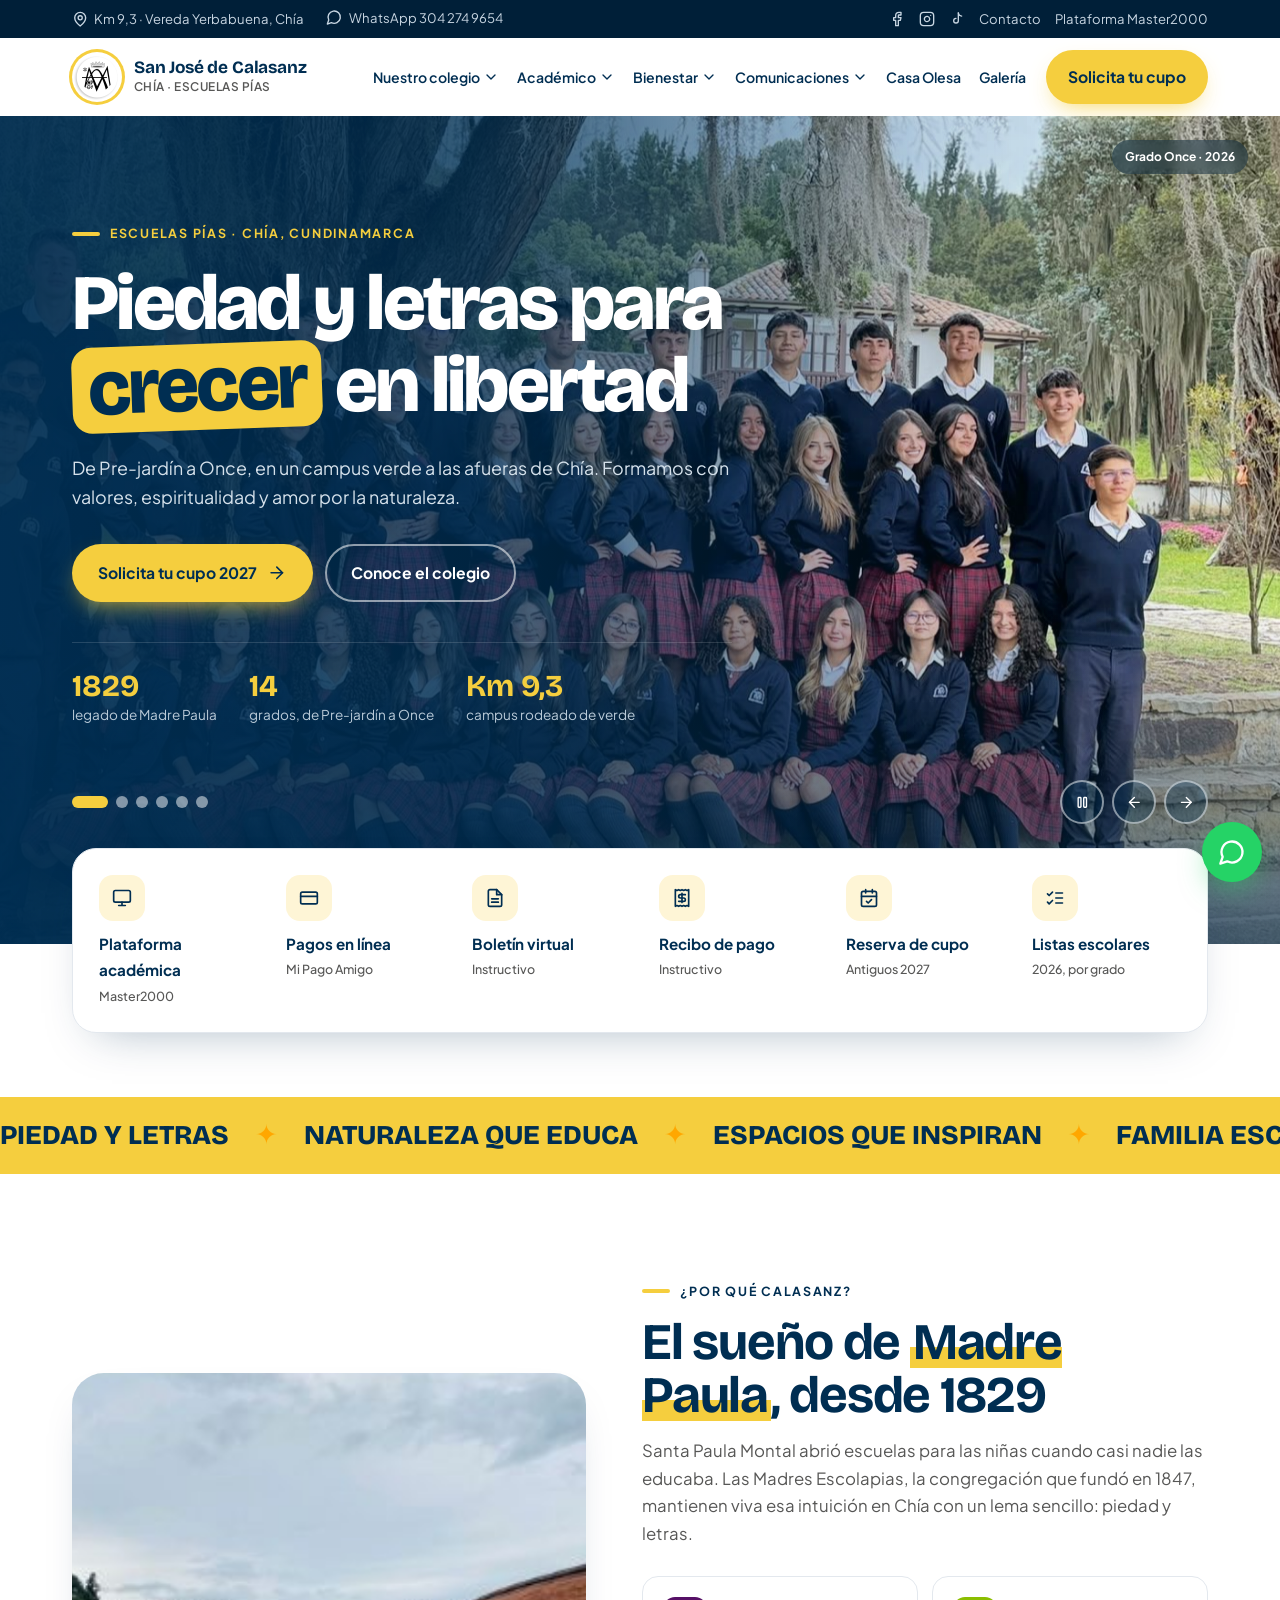
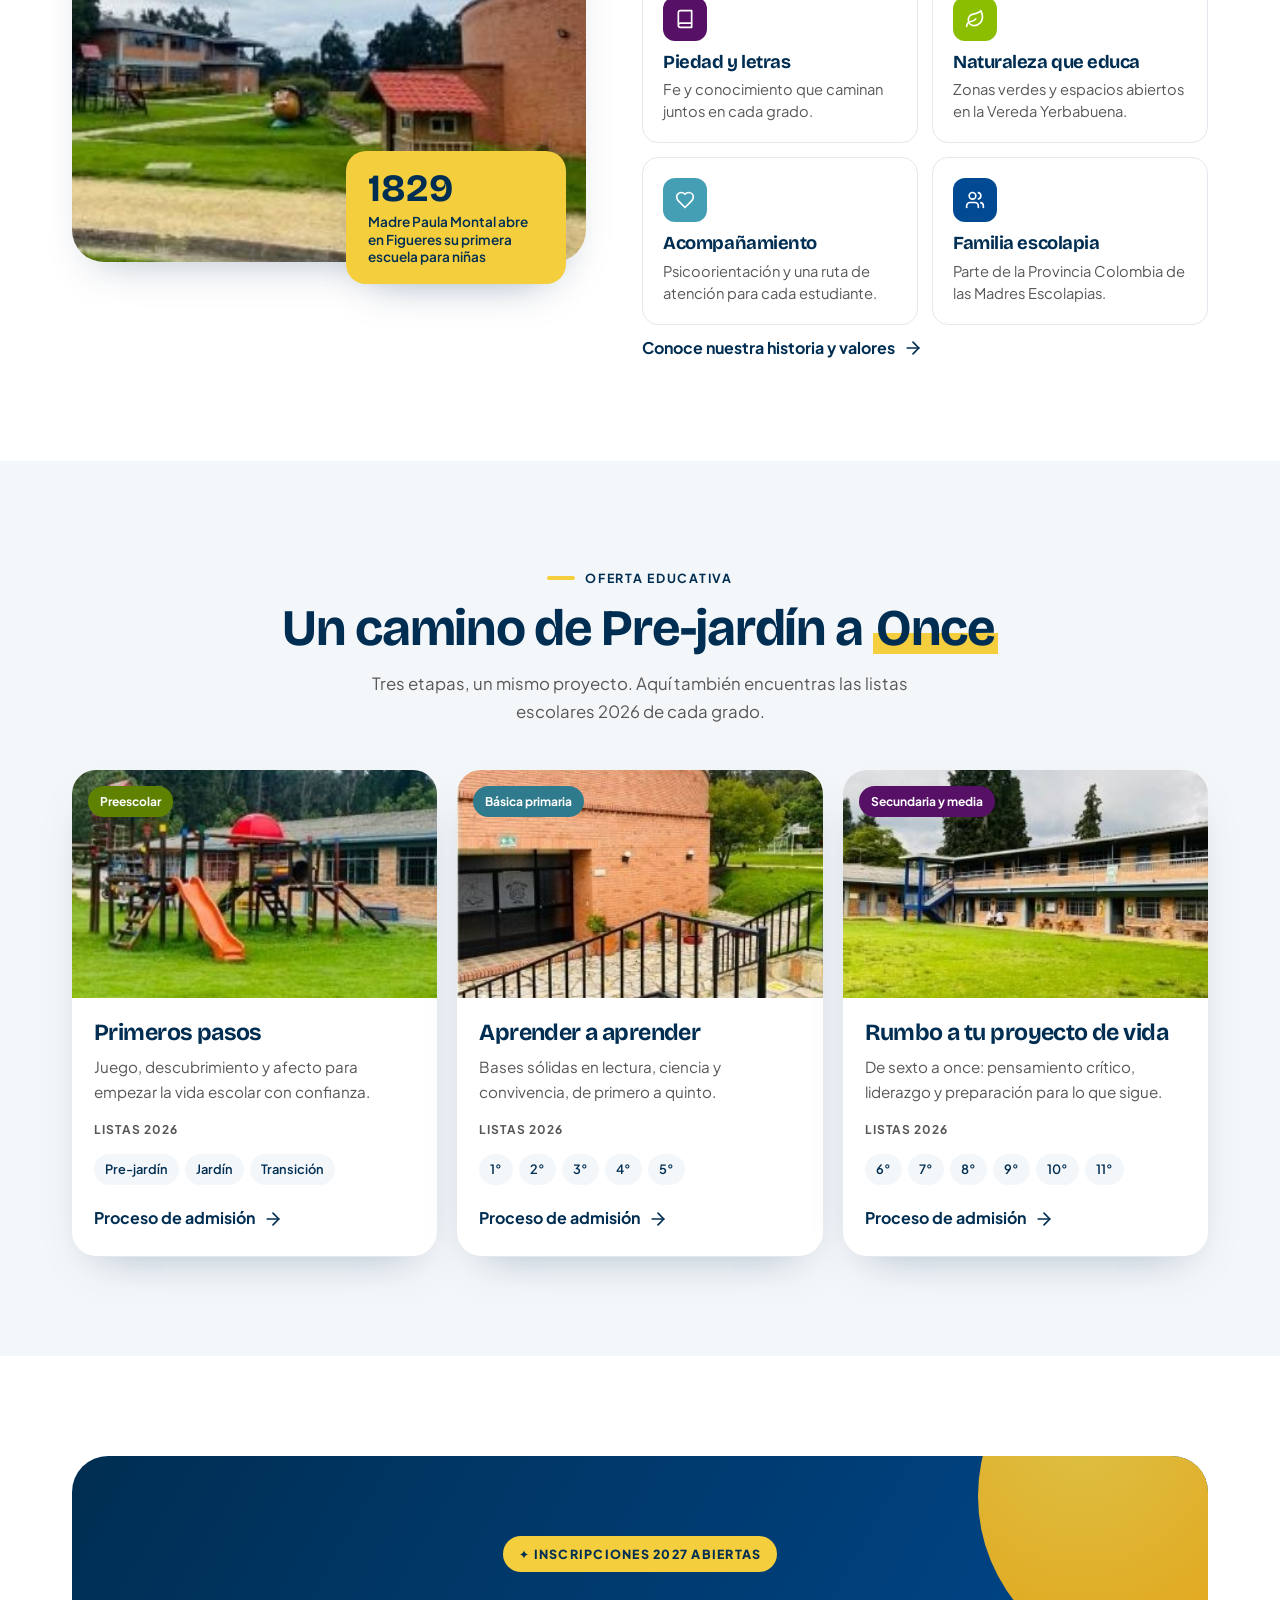
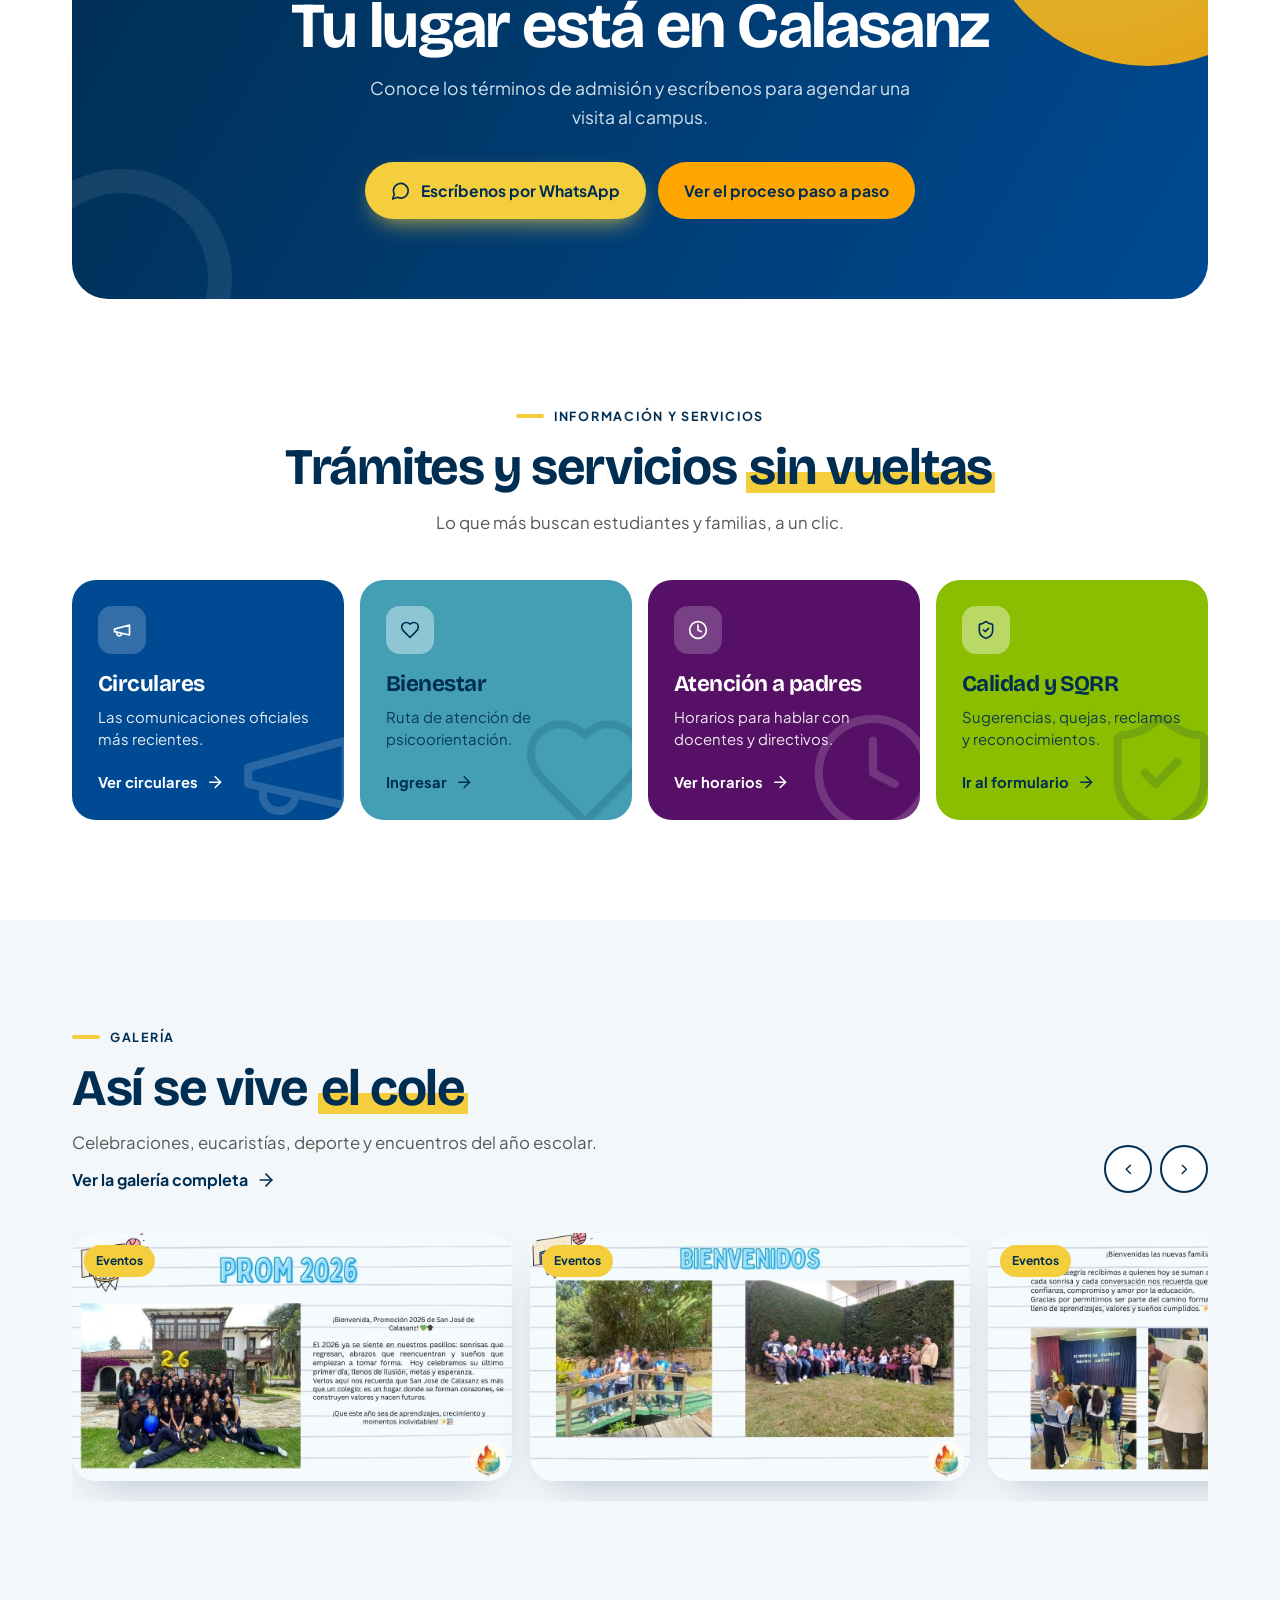
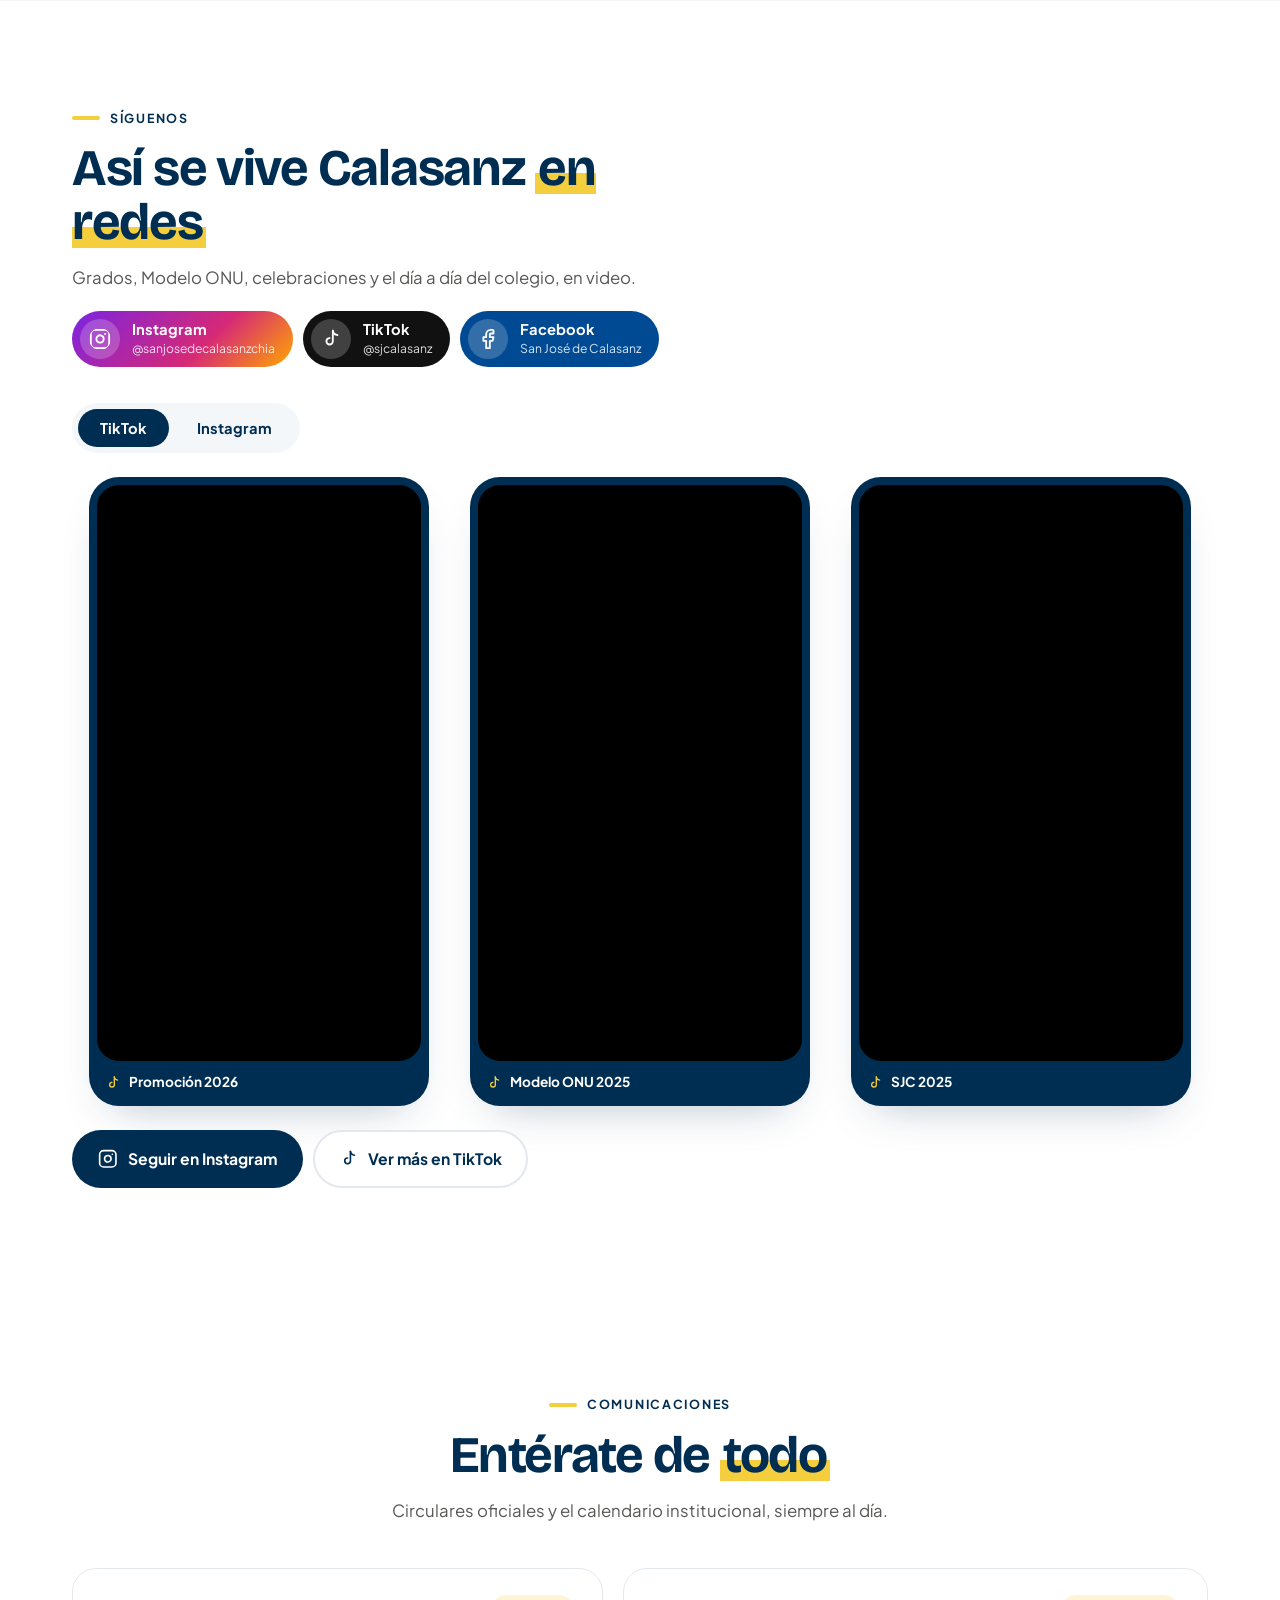
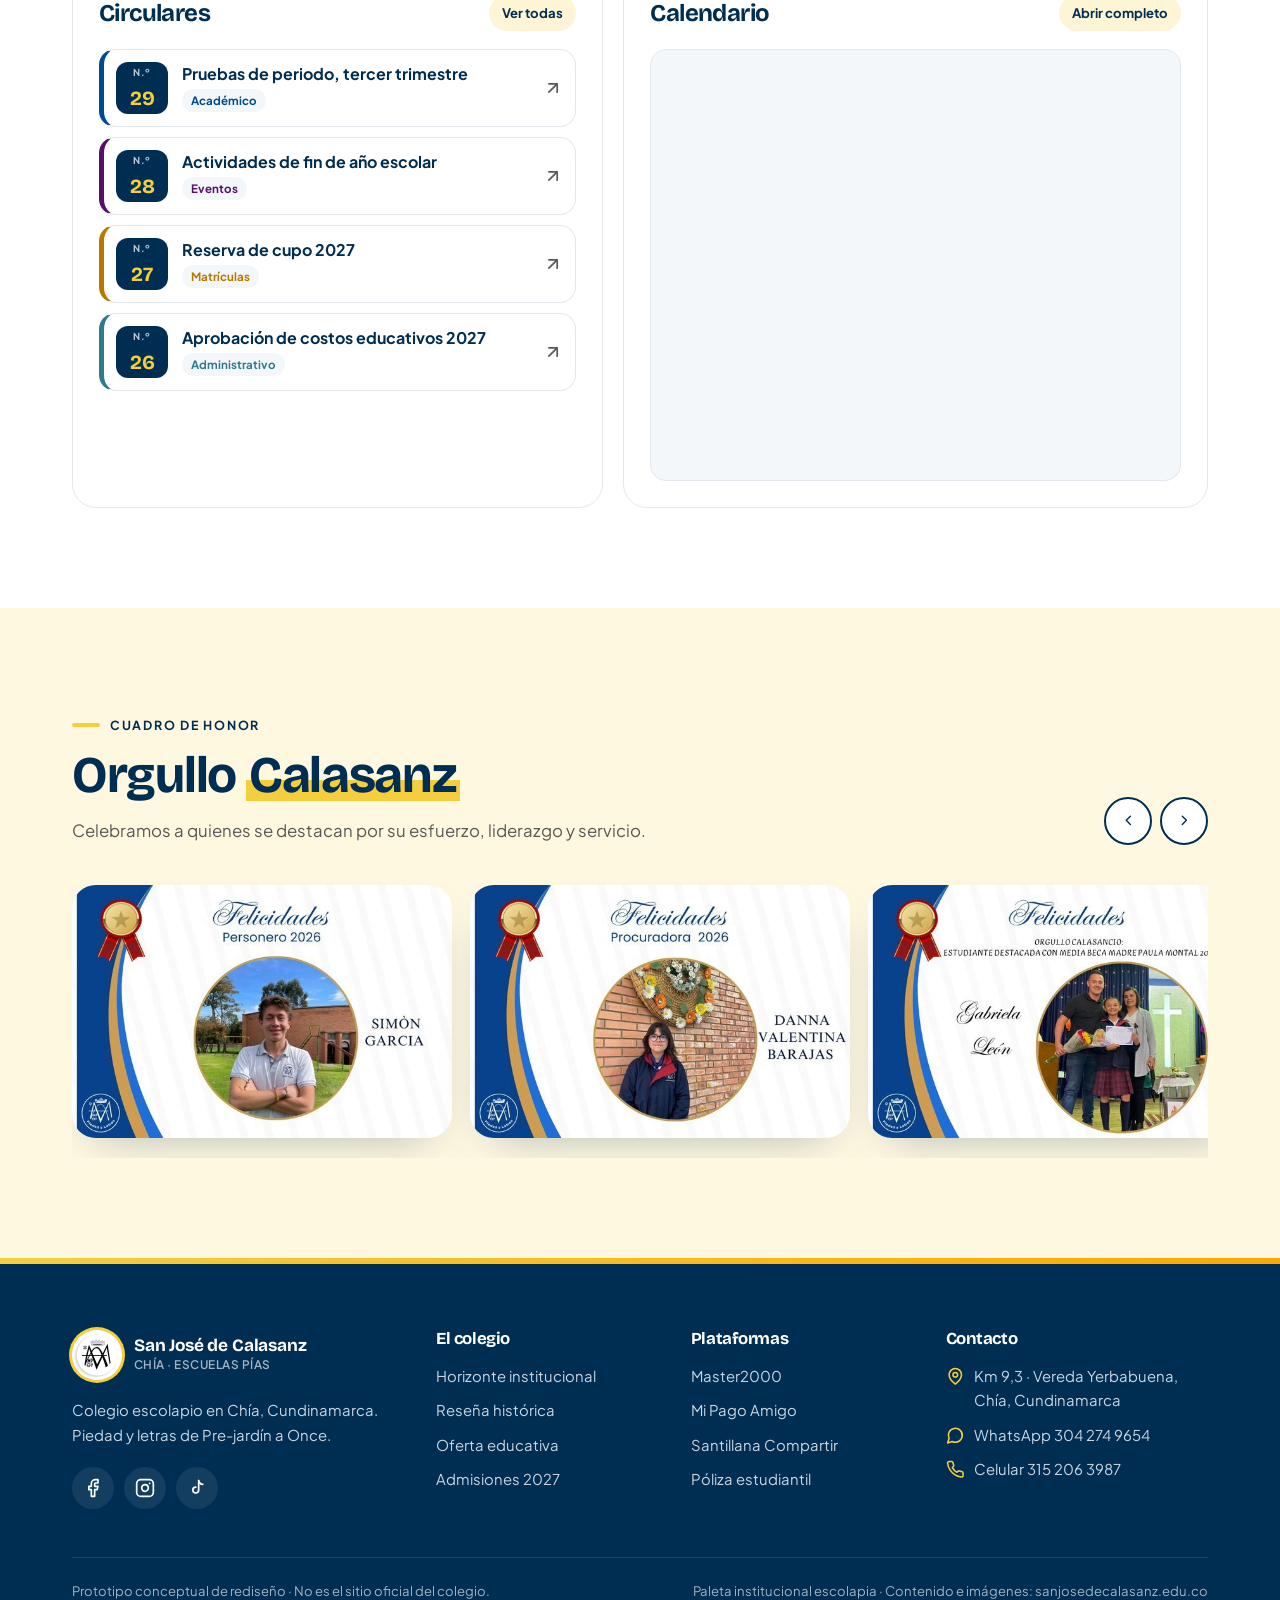
<file: rediseno-calasanz/index.html>
<!doctype html>
<html lang="es">
<head>
<meta charset="utf-8">
<meta name="viewport" content="width=device-width, initial-scale=1">
<title>Calasanz Chía — Rediseño</title>
<meta name="robots" content="noindex, nofollow"> <!-- PROTOTIPO: borrar al publicar como sitio oficial -->
<meta name="description" content="Prototipo conceptual de rediseño del sitio del Colegio San José de Calasanz (Chía) con la paleta institucional escolapia. No es el sitio oficial.">
<link rel="icon" href="img/escudo.png">
<link rel="preconnect" href="https://fonts.googleapis.com">
<link rel="preconnect" href="https://fonts.gstatic.com" crossorigin>
<link href="https://fonts.googleapis.com/css2?family=Bricolage+Grotesque:opsz,wght@12..96,600;12..96,700;12..96,800&family=Plus+Jakarta+Sans:wght@400;500;600;700&display=swap" rel="stylesheet">
<script>document.documentElement.classList.add('js');</script>
<link rel="stylesheet" href="estilos.css?v=13">
</head>
<body>

<svg width="0" height="0" style="position:absolute" aria-hidden="true">
  <symbol id="i-arrow" viewBox="0 0 24 24"><path d="M5 12h14"/><path d="m12 5 7 7-7 7"/></symbol>
  <symbol id="i-pause" viewBox="0 0 24 24"><rect x="6" y="5" width="4" height="14" rx="1"/><rect x="14" y="5" width="4" height="14" rx="1"/></symbol>
  <symbol id="i-play" viewBox="0 0 24 24"><path d="m7 4 13 8-13 8z"/></symbol>
  <symbol id="i-chev" viewBox="0 0 24 24"><path d="m6 9 6 6 6-6"/></symbol>
  <symbol id="i-left" viewBox="0 0 24 24"><path d="m15 18-6-6 6-6"/></symbol>
  <symbol id="i-right" viewBox="0 0 24 24"><path d="m9 18 6-6-6-6"/></symbol>
  <symbol id="i-out" viewBox="0 0 24 24"><path d="M7 17 17 7"/><path d="M7 7h10v10"/></symbol>
  <symbol id="i-monitor" viewBox="0 0 24 24"><rect width="20" height="14" x="2" y="3" rx="2"/><path d="M8 21h8M12 17v4"/></symbol>
  <symbol id="i-card" viewBox="0 0 24 24"><rect width="20" height="14" x="2" y="5" rx="2"/><path d="M2 10h20"/></symbol>
  <symbol id="i-file" viewBox="0 0 24 24"><path d="M14 2H6a2 2 0 0 0-2 2v16a2 2 0 0 0 2 2h12a2 2 0 0 0 2-2V8z"/><path d="M14 2v6h6M16 13H8M16 17H8"/></symbol>
  <symbol id="i-receipt" viewBox="0 0 24 24"><path d="M4 2v20l2-1 2 1 2-1 2 1 2-1 2 1 2-1 2 1V2l-2 1-2-1-2 1-2-1-2 1-2-1-2 1Z"/><path d="M16 8h-6a2 2 0 1 0 0 4h4a2 2 0 1 1 0 4H8M12 17.5v-11"/></symbol>
  <symbol id="i-mega" viewBox="0 0 24 24"><path d="m3 11 18-5v12L3 14v-3z"/><path d="M11.6 16.8a3 3 0 1 1-5.8-1.6"/></symbol>
  <symbol id="i-list" viewBox="0 0 24 24"><path d="m3 17 2 2 4-4M3 7l2 2 4-4M13 6h8M13 12h8M13 18h8"/></symbol>
  <symbol id="i-cal" viewBox="0 0 24 24"><rect width="18" height="18" x="3" y="4" rx="2"/><path d="M16 2v4M8 2v4M3 10h18"/><path d="m9 16 2 2 4-4"/></symbol>
  <symbol id="i-book" viewBox="0 0 24 24"><path d="M4 19.5v-15A2.5 2.5 0 0 1 6.5 2H20v20H6.5a2.5 2.5 0 0 1 0-5H20"/></symbol>
  <symbol id="i-leaf" viewBox="0 0 24 24"><path d="M11 20A7 7 0 0 1 9.8 6.1C15.5 5 17 4.48 19 2c1 2 2 4.18 2 8 0 5.5-4.78 10-10 10Z"/><path d="M2 21c0-3 1.85-5.36 5.08-6C9.5 14.52 12 13 13 12"/></symbol>
  <symbol id="i-heart" viewBox="0 0 24 24"><path d="M19 14c1.49-1.46 3-3.21 3-5.5A5.5 5.5 0 0 0 16.5 3c-1.76 0-3 .5-4.5 2-1.5-1.5-2.74-2-4.5-2A5.5 5.5 0 0 0 2 8.5c0 2.3 1.5 4.05 3 5.5l7 7Z"/></symbol>
  <symbol id="i-users" viewBox="0 0 24 24"><path d="M16 21v-2a4 4 0 0 0-4-4H6a4 4 0 0 0-4 4v2"/><circle cx="9" cy="7" r="4"/><path d="M22 21v-2a4 4 0 0 0-3-3.87M16 3.13a4 4 0 0 1 0 7.75"/></symbol>
  <symbol id="i-shield" viewBox="0 0 24 24"><path d="M20 13c0 5-3.5 7.5-7.66 8.95a1 1 0 0 1-.67-.01C7.5 20.5 4 18 4 13V6a1 1 0 0 1 1-1c2 0 4.5-1.2 6.24-2.72a1.17 1.17 0 0 1 1.52 0C14.51 3.81 17 5 19 5a1 1 0 0 1 1 1z"/><path d="m9 12 2 2 4-4"/></symbol>
  <symbol id="i-clock" viewBox="0 0 24 24"><circle cx="12" cy="12" r="10"/><path d="M12 6v6l4 2"/></symbol>
  <symbol id="i-menu" viewBox="0 0 24 24"><path d="M4 7h16M4 12h16M4 17h16"/></symbol>
  <symbol id="i-x" viewBox="0 0 24 24"><path d="M18 6 6 18M6 6l12 12"/></symbol>
  <symbol id="i-pin" viewBox="0 0 24 24"><path d="M20 10c0 6-8 12-8 12s-8-6-8-12a8 8 0 0 1 16 0Z"/><circle cx="12" cy="10" r="3"/></symbol>
  <symbol id="i-phone" viewBox="0 0 24 24"><path d="M22 16.9v3a2 2 0 0 1-2.2 2 19.8 19.8 0 0 1-8.6-3.1 19.5 19.5 0 0 1-6-6A19.8 19.8 0 0 1 2.1 4.2 2 2 0 0 1 4.1 2h3a2 2 0 0 1 2 1.7c.1 1 .4 1.9.7 2.8a2 2 0 0 1-.5 2.1L8.1 9.9a16 16 0 0 0 6 6l1.3-1.3a2 2 0 0 1 2.1-.4c.9.3 1.8.6 2.8.7a2 2 0 0 1 1.7 2z"/></symbol>
  <symbol id="i-chat" viewBox="0 0 24 24"><path d="M7.9 20A9 9 0 1 0 4 16.1L2 22Z"/></symbol>
  <symbol id="i-ig" viewBox="0 0 24 24"><rect width="20" height="20" x="2" y="2" rx="5"/><path d="M16 11.4A4 4 0 1 1 12.6 8 4 4 0 0 1 16 11.4z"/><path d="M17.5 6.5h.01"/></symbol>
  <symbol id="i-tt" viewBox="0 0 24 24"><path d="M14 3v11.5a3.5 3.5 0 1 1-3.5-3.5"/><path d="M14 3c.5 2.8 2.4 4.5 5 4.6"/></symbol>
  <symbol id="i-fb" viewBox="0 0 24 24"><path d="M18 2h-3a5 5 0 0 0-5 5v3H7v4h3v8h4v-8h3l1-4h-4V7a1 1 0 0 1 1-1h3z"/></symbol>
  <symbol id="i-yt" viewBox="0 0 24 24"><path d="M2.5 17a24 24 0 0 1 0-10 2 2 0 0 1 1.4-1.4 49.6 49.6 0 0 1 16.2 0A2 2 0 0 1 21.5 7a24 24 0 0 1 0 10 2 2 0 0 1-1.4 1.4 49.6 49.6 0 0 1-16.2 0A2 2 0 0 1 2.5 17"/><path d="m10 15 5-3-5-3z"/></symbol>
</svg>

<!-- Barra superior -->
<div class="topbar">
  <div class="wrap">
    <div class="info">
      <span><svg class="icon"><use href="#i-pin"/></svg> Km 9,3 · Vereda Yerbabuena, Chía</span>
      <a href="https://wa.link/hoishm" target="_blank" rel="noopener"><span><svg class="icon"><use href="#i-chat"/></svg> WhatsApp 304 274 9654</span></a>
    </div>
    <div class="soc">
      <a href="https://www.facebook.com/sanjose.decalasanz.144" target="_blank" rel="noopener" aria-label="Facebook"><svg class="icon"><use href="#i-fb"/></svg></a>
      <a href="https://www.instagram.com/sanjosedecalasanzchia/" target="_blank" rel="noopener" aria-label="Instagram"><svg class="icon"><use href="#i-ig"/></svg></a>
      <a href="https://www.tiktok.com/@sjcalasanz" target="_blank" rel="noopener" aria-label="TikTok"><svg class="icon"><use href="#i-tt"/></svg></a>
      <a href="#contacto">Contacto</a>
      <a href="https://login.master2000.net/ingreso/?A=425175000365&amp;&amp;" target="_blank" rel="noopener">Plataforma Master2000</a>
    </div>
  </div>
</div>

<!-- Header -->
<header class="site-header">
  <nav class="wrap nav" aria-label="Principal">
    <a class="brand" href="#inicio">
      <img src="img/escudo.png" alt="Escudo del Colegio San José de Calasanz">
      <span><b>San José de Calasanz</b><small>CHÍA · ESCUELAS PÍAS</small></span>
    </a>
    <ul class="menu">
      <li>
        <button type="button" aria-haspopup="true">Nuestro colegio <svg class="icon chev"><use href="#i-chev"/></svg></button>
        <div class="sub"><ul>
          <li><a href="nuestro-colegio.html#horizonte">Misión y visión</a></li>
          <li><a href="nuestro-colegio.html#valores">Valores</a></li>
          <li><a href="nuestro-colegio.html#pedagogia">Propuesta pedagógica</a></li>
          <li><a href="nuestro-colegio.html#historia">Reseña histórica</a></li>
          <li><a href="nuestro-colegio.html#comunidad">Organigrama</a></li>
          <li><a href="nuestro-colegio.html#documentos">Manual, PEI y documentos</a></li>
        </ul></div>
      </li>
      <li>
        <button type="button" aria-haspopup="true">Académico <svg class="icon chev"><use href="#i-chev"/></svg></button>
        <div class="sub"><ul>
          <li><a href="academico.html#grados">Mi grado y plan de estudios</a></li>
          <li><a href="academico.html#aprendemos">Cómo aprendemos</a></li>
          <li><a href="academico.html#evaluacion">Sistema de evaluación</a></li>
          <li><a href="academico.html#proyectos">Proyectos transversales</a></li>
          <li><a href="academico.html#docentes">Directorio y atención a padres</a></li>
          <li><a href="academico.html#recursos">Textos y plataformas</a></li>
        </ul></div>
      </li>
      <li>
        <button type="button" aria-haspopup="true">Bienestar <svg class="icon chev"><use href="#i-chev"/></svg></button>
        <div class="sub"><ul>
          <li><a href="bienestar.html#psico">Psicoorientación</a></li>
          <li><a href="bienestar.html#salud">Salud y póliza estudiantil</a></li>
          <li><a href="bienestar.html#restaurante">Restaurante y loncheras</a></li>
          <li><a href="bienestar.html#rutas">Rutas escolares</a></li>
          <li><a href="bienestar.html#biblioteca">Biblioteca</a></li>
          <li><a href="bienestar.html#extraescolares">Extraescolares</a></li>
        </ul></div>
      </li>
      <li>
        <button type="button" aria-haspopup="true">Comunicaciones <svg class="icon chev"><use href="#i-chev"/></svg></button>
        <div class="sub"><ul>
          <li><a href="comunicaciones.html#agenda">Agenda de fin de año</a></li>
          <li><a href="comunicaciones.html#circulares">Circulares</a></li>
          <li><a href="comunicaciones.html#calendario">Calendario 2026</a></li>
          <li><a href="comunicaciones.html#noticias">Noticias</a></li>
          <li><a href="comunicaciones.html#canales">Canales oficiales</a></li>
          <li><a href="comunicaciones.html#sqrr">Sugerencias y reclamos (SQRR)</a></li>
          <li><a href="#siguenos">Redes sociales y videos</a></li>
        </ul></div>
      </li>
      <li><a href="casa-olesa.html">Casa Olesa</a></li>
      <li><a href="galeria.html">Galería</a></li>
    </ul>
    <a class="btn btn-yellow" href="admisiones.html">Solicita tu cupo</a>
    <button class="burger" type="button" aria-label="Abrir menú" aria-expanded="false" aria-controls="drawer"><svg class="icon"><use href="#i-menu"/></svg></button>
  </nav>
</header>

<!-- Menú móvil -->
<div class="drawer" id="drawer" aria-hidden="true">
  <div class="scrim" data-close></div>
  <div class="panel">
    <div class="top">
      <span class="brand"><img src="img/escudo.png" alt=""><span><b>San José de Calasanz</b><small>CHÍA · ESCUELAS PÍAS</small></span></span>
      <button class="burger" type="button" data-close aria-label="Cerrar menú"><svg class="icon"><use href="#i-x"/></svg></button>
    </div>
    <details><summary>Nuestro colegio <svg class="icon chev"><use href="#i-chev"/></svg></summary><ul>
      <li><a href="nuestro-colegio.html#horizonte">Misión y visión</a></li>
      <li><a href="nuestro-colegio.html#valores">Valores</a></li>
      <li><a href="nuestro-colegio.html#historia">Reseña histórica</a></li>
      <li><a href="nuestro-colegio.html#campus">Campus</a></li>
      <li><a href="nuestro-colegio.html#comunidad">Organigrama</a></li>
      <li><a href="nuestro-colegio.html#documentos">Documentos</a></li>
    </ul></details>
    <details><summary>Académico <svg class="icon chev"><use href="#i-chev"/></svg></summary><ul>
      <li><a href="academico.html#grados">Mi grado y plan de estudios</a></li>
      <li><a href="academico.html#evaluacion">Sistema de evaluación</a></li>
      <li><a href="academico.html#docentes">Directorio y atención a padres</a></li>
      <li><a href="academico.html#recursos">Textos y plataformas</a></li>
    </ul></details>
    <details><summary>Bienestar <svg class="icon chev"><use href="#i-chev"/></svg></summary><ul>
      <li><a href="bienestar.html#psico">Psicoorientación</a></li>
      <li><a href="bienestar.html#salud">Salud y póliza estudiantil</a></li>
      <li><a href="bienestar.html#restaurante">Restaurante y loncheras</a></li>
      <li><a href="bienestar.html#rutas">Rutas escolares</a></li>
    </ul></details>
    <details><summary>Comunicaciones <svg class="icon chev"><use href="#i-chev"/></svg></summary><ul>
      <li><a href="comunicaciones.html#agenda">Agenda de fin de año</a></li>
      <li><a href="comunicaciones.html#circulares">Circulares</a></li>
      <li><a href="comunicaciones.html#calendario">Calendario 2026</a></li>
      <li><a href="comunicaciones.html#canales">Canales oficiales</a></li>
      <li><a href="comunicaciones.html#sqrr">Sugerencias y reclamos</a></li>
    </ul></details>
    <a class="solo" href="casa-olesa.html">Casa de Encuentros Olesa <svg class="icon"><use href="#i-arrow"/></svg></a>
    <a class="solo" href="galeria.html">Galería <svg class="icon"><use href="#i-arrow"/></svg></a>
    <a class="solo" href="#contacto">Contacto <svg class="icon"><use href="#i-arrow"/></svg></a>
    <a class="btn btn-yellow" href="admisiones.html">Solicita tu cupo 2027</a>
  </div>
</div>

<main id="inicio">

  <!-- HERO: carrusel con fondos en movimiento -->
  <section class="hero hero-slider" data-slider aria-roledescription="carrusel" aria-label="Destacados">
    <article class="slide active" aria-roledescription="diapositiva" aria-label="1 de 6">
      <div class="slide-bg" style="background-image:url('img/once-2026.jpg'); background-position:50% 30%"></div>
      <div class="slide-shade"></div>
      <div class="wrap slide-content">
        <span class="kicker">Escuelas Pías · Chía, Cundinamarca</span>
        <h1>Piedad y letras para <span class="pill">crecer</span> en libertad</h1>
        <p class="hero-lead">De Pre-jardín a Once, en un campus verde a las afueras de Chía. Formamos con valores, espiritualidad y amor por la naturaleza.</p>
        <div class="hero-ctas">
          <a class="btn btn-yellow" href="admisiones.html">Solicita tu cupo 2027 <svg class="icon"><use href="#i-arrow"/></svg></a>
          <a class="btn btn-line" href="#por-que">Conoce el colegio</a>
        </div>
        <div class="hero-facts">
          <div><b>1829</b><span>legado de Madre Paula</span></div>
          <div><b>14</b><span>grados, de Pre-jardín a Once</span></div>
          <div><b>Km 9,3</b><span>campus rodeado de verde</span></div>
        </div>
      </div>
      <span class="slide-tag">Grado Once · 2026</span>
    </article>
    <article class="slide" aria-roledescription="diapositiva" aria-label="2 de 6">
      <div class="slide-bg" style="background-image:url('img/galeria/comunidad-capilla.jpg'); background-position:50% 45%"></div>
      <div class="slide-shade"></div>
      <div class="wrap slide-content">
        <span class="kicker">Familia escolapia</span>
        <h2 class="slide-title">Una gran <span class="pill">familia</span></h2>
        <p class="hero-lead">Estudiantes, docentes y Madres Escolapias compartimos la fe y el día a día del colegio.</p>
        <div class="hero-ctas">
          <a class="btn btn-yellow" href="galeria.html">Ver la galería <svg class="icon"><use href="#i-arrow"/></svg></a>
          <a class="btn btn-line" href="nuestro-colegio.html#valores">Nuestros valores</a>
        </div>
      </div>
      <span class="slide-tag">Encuentro en la capilla</span>
    </article>
    <article class="slide" aria-roledescription="diapositiva" aria-label="3 de 6">
      <div class="slide-bg" style="background-image:url('img/olesa/olesa-arcos.jpg'); background-position:50% 55%"></div>
      <div class="slide-shade"></div>
      <div class="wrap slide-content">
        <span class="kicker">Nuevo · Junto al colegio</span>
        <h2 class="slide-title">Casa de Encuentros <span class="pill">Olesa</span></h2>
        <p class="hero-lead">Patios, jardines y salones para detenerse, orar y compartir.</p>
        <div class="hero-ctas">
          <a class="btn btn-yellow" href="casa-olesa.html">Conoce la Casa Olesa <svg class="icon"><use href="#i-arrow"/></svg></a>
        </div>
      </div>
      <span class="slide-tag">Casa de Encuentros Olesa</span>
    </article>
    <article class="slide" aria-roledescription="diapositiva" aria-label="4 de 6">
      <div class="slide-bg" style="background-image:url('img/galeria/trajes-tipicos.jpg'); background-position:50% 55%"></div>
      <div class="slide-shade"></div>
      <div class="wrap slide-content">
        <span class="kicker">Identidad y cultura</span>
        <h2 class="slide-title">Celebramos lo que <span class="pill">somos</span></h2>
        <p class="hero-lead">Trajes típicos, banderas y tradiciones que vivimos juntos en el campus.</p>
        <div class="hero-ctas">
          <a class="btn btn-yellow" href="galeria.html#primaria">Ver la galería <svg class="icon"><use href="#i-arrow"/></svg></a>
        </div>
      </div>
      <span class="slide-tag">Trajes típicos</span>
    </article>
    <article class="slide" aria-roledescription="diapositiva" aria-label="5 de 6">
      <div class="slide-bg" style="background-image:url('img/olesa/olesa-jardin.jpg'); background-position:50% 40%"></div>
      <div class="slide-shade"></div>
      <div class="wrap slide-content">
        <span class="kicker">Nuestra historia</span>
        <h2 class="slide-title">El legado de <span class="pill">Madre Paula</span></h2>
        <p class="hero-lead">Desde 1829, Santa Paula Montal abrió escuelas para quienes casi nadie educaba. Hoy seguimos su intuición en Chía.</p>
        <div class="hero-ctas">
          <a class="btn btn-yellow" href="nuestro-colegio.html#historia">Conoce nuestra historia <svg class="icon"><use href="#i-arrow"/></svg></a>
          <a class="btn btn-line" href="admisiones.html">Admisiones 2027</a>
        </div>
      </div>
      <span class="slide-tag">Jardín del Sagrado Corazón</span>
    </article>
    <article class="slide" aria-roledescription="diapositiva" aria-label="6 de 6">
      <div class="slide-bg" style="background-image:url('img/galeria/primera-comunion.jpg'); background-position:50% 30%"></div>
      <div class="slide-shade"></div>
      <div class="wrap slide-content">
        <span class="kicker">Vida de fe</span>
        <h2 class="slide-title">Crecer en la <span class="pill">fe</span></h2>
        <p class="hero-lead">Primeras comuniones y celebraciones que acompañan a cada familia.</p>
        <div class="hero-ctas">
          <a class="btn btn-yellow" href="galeria.html#primaria">Ver la galería <svg class="icon"><use href="#i-arrow"/></svg></a>
        </div>
      </div>
      <span class="slide-tag">Primera comunión</span>
    </article>
    <div class="wrap slider-ui">
      <div class="dots" role="group" aria-label="Elegir diapositiva">
        <button type="button" data-dot aria-label="Ver diapositiva 1" aria-current="true"></button>
        <button type="button" data-dot aria-label="Ver diapositiva 2"></button>
        <button type="button" data-dot aria-label="Ver diapositiva 3"></button>
        <button type="button" data-dot aria-label="Ver diapositiva 4"></button>
        <button type="button" data-dot aria-label="Ver diapositiva 5"></button>
        <button type="button" data-dot aria-label="Ver diapositiva 6"></button>
      </div>
      <div class="arrows-s">
        <button type="button" data-toggle aria-pressed="false" aria-label="Pausar el carrusel"><svg class="icon i-pause"><use href="#i-pause"/></svg><svg class="icon i-play"><use href="#i-play"/></svg></button>
        <button type="button" data-prev aria-label="Diapositiva anterior"><svg class="icon"><use href="#i-arrow"/></svg></button>
        <button type="button" data-next aria-label="Diapositiva siguiente"><svg class="icon"><use href="#i-arrow"/></svg></button>
      </div>
    </div>
  </section>

  <!-- ACCESOS RÁPIDOS -->
  <div class="wrap">
    <nav class="quickbar" aria-label="Accesos rápidos">
      <a href="https://login.master2000.net/ingreso/?A=425175000365&amp;&amp;" target="_blank" rel="noopener"><span class="ico"><svg class="icon"><use href="#i-monitor"/></svg></span><span><b>Plataforma académica</b><small>Master2000</small></span></a>
      <a href="https://www.mipagoamigo.com/MPA_WebSite/ServicePayments/StartPayment?id=1217&amp;searchedCategoryId=&amp;searchedAgreementName=COLEGIO%20SAN%20JOSE%20DE%20CALASANZ%20CHIA" target="_blank" rel="noopener"><span class="ico"><svg class="icon"><use href="#i-card"/></svg></span><span><b>Pagos en línea</b><small>Mi Pago Amigo</small></span></a>
      <a href="https://modulo.master2000.net/recursos/uploads/338/MANUAL_BOLETINES_2020.pdf" target="_blank" rel="noopener"><span class="ico"><svg class="icon"><use href="#i-file"/></svg></span><span><b>Boletín virtual</b><small>Instructivo</small></span></a>
      <a href="https://modulo.master2000.net/recursos/uploads/338/MANUAL_RECIBOS_2020.pdf" target="_blank" rel="noopener"><span class="ico"><svg class="icon"><use href="#i-receipt"/></svg></span><span><b>Recibo de pago</b><small>Instructivo</small></span></a>
      <a href="https://www.master2000.net/recursos/uploads/338/2026/renovaciondecupo2027/CircularReservadeCupo2027sanjosedecalasanzpdf.pdf" target="_blank" rel="noopener"><span class="ico"><svg class="icon"><use href="#i-cal"/></svg></span><span><b>Reserva de cupo</b><small>Antiguos 2027</small></span></a>
      <a href="#oferta"><span class="ico"><svg class="icon"><use href="#i-list"/></svg></span><span><b>Listas escolares</b><small>2026, por grado</small></span></a>
    </nav>
  </div>

  <!-- CINTA -->
  <div class="ribbon" aria-hidden="true">
    <div class="ribbon-track">
      <span>Piedad y letras<i>✦</i></span><span>Naturaleza que educa<i>✦</i></span><span>Espacios que inspiran<i>✦</i></span><span>Familia escolapia<i>✦</i></span>
      <span>Piedad y letras<i>✦</i></span><span>Naturaleza que educa<i>✦</i></span><span>Espacios que inspiran<i>✦</i></span><span>Familia escolapia<i>✦</i></span>
    </div>
  </div>

  <!-- POR QUÉ -->
  <section id="por-que">
    <div class="wrap why">
      <div class="why-wrap reveal">
        <div class="why-photo"><span class="crop" style="--cx:.55;--cy:.52;--cw:.43;--ch:.38"><img src="img/sitio/campus-jardines.jpg" alt="Edificios y jardines del campus en Chía"></span></div>
        <div class="why-badge"><b>1829</b><span>Madre Paula Montal abre en Figueres su primera escuela para niñas</span></div>
      </div>
      <div>
        <div class="head reveal">
          <span class="kicker">¿Por qué Calasanz?</span>
          <h2>El sueño de <span class="mark">Madre Paula</span>, desde 1829</h2>
          <p>Santa Paula Montal abrió escuelas para las niñas cuando casi nadie las educaba. Las Madres Escolapias, la congregación que fundó en 1847, mantienen viva esa intuición en Chía con un lema sencillo: piedad y letras.</p>
        </div>
        <div class="features">
          <div class="feature reveal"><span class="ico" style="background:var(--purple)"><svg class="icon"><use href="#i-book"/></svg></span><h3>Piedad y letras</h3><p>Fe y conocimiento que caminan juntos en cada grado.</p></div>
          <div class="feature reveal"><span class="ico" style="background:var(--green)"><svg class="icon"><use href="#i-leaf"/></svg></span><h3>Naturaleza que educa</h3><p>Zonas verdes y espacios abiertos en la Vereda Yerbabuena.</p></div>
          <div class="feature reveal"><span class="ico" style="background:var(--teal)"><svg class="icon"><use href="#i-heart"/></svg></span><h3>Acompañamiento</h3><p>Psicoorientación y una ruta de atención para cada estudiante.</p></div>
          <div class="feature reveal"><span class="ico" style="background:var(--blue)"><svg class="icon"><use href="#i-users"/></svg></span><h3>Familia escolapia</h3><p>Parte de la Provincia Colombia de las Madres Escolapias.</p></div>
        </div>
        <a class="more reveal" href="nuestro-colegio.html">Conoce nuestra historia y valores <svg class="icon"><use href="#i-arrow"/></svg></a>
      </div>
    </div>
  </section>

  <!-- OFERTA -->
  <section id="oferta" class="bg-soft">
    <div class="wrap">
      <div class="head center reveal">
        <span class="kicker">Oferta educativa</span>
        <h2>Un camino de Pre-jardín a <span class="mark">Once</span></h2>
        <p>Tres etapas, un mismo proyecto. Aquí también encuentras las listas escolares 2026 de cada grado.</p>
      </div>
      <div class="levels">
        <article class="level reveal">
          <div class="ph"><span class="tag" style="background:#5E8200">Preescolar</span><span class="crop" style="--cx:.55;--cy:.45;--cw:.42;--ch:.44"><img src="img/sitio/campus-parque.jpg" alt="Parque infantil del colegio"></span></div>
          <div class="body">
            <h3>Primeros pasos</h3>
            <p>Juego, descubrimiento y afecto para empezar la vida escolar con confianza.</p>
            <span class="grades-label">Listas 2026</span>
            <div class="grades">
              <a href="https://www.master2000.net/recursos/menu/338/11080/mper_arch_184969_Listas%20escolares%202026%20prejardin.pdf" target="_blank" rel="noopener">Pre-jardín</a>
              <a href="https://www.master2000.net/recursos/menu/338/11080/mper_arch_184970_Listas%20escolares%202026%20jardin.pdf" target="_blank" rel="noopener">Jardín</a>
              <a href="https://www.master2000.net/recursos/menu/338/11080/mper_arch_184971_Listas%20escolares%202026%20transicion.pdf" target="_blank" rel="noopener">Transición</a>
            </div>
            <a class="more" href="admisiones.html#pasos">Proceso de admisión <svg class="icon"><use href="#i-arrow"/></svg></a>
          </div>
        </article>
        <article class="level reveal">
          <div class="ph"><span class="tag" style="background:#2F7A8C">Básica primaria</span><span class="crop" style="--cx:.025;--cy:.03;--cw:.47;--ch:.42"><img src="img/sitio/campus-jardines.jpg" alt="Edificio de aulas"></span></div>
          <div class="body">
            <h3>Aprender a aprender</h3>
            <p>Bases sólidas en lectura, ciencia y convivencia, de primero a quinto.</p>
            <span class="grades-label">Listas 2026</span>
            <div class="grades">
              <a href="https://www.master2000.net/recursos/menu/338/11080/mper_arch_184972_Listas%20escolares%202026%20primero.pdf" target="_blank" rel="noopener">1°</a>
              <a href="https://www.master2000.net/recursos/menu/338/11080/mper_arch_184973_Listas%20escolares%202026%20segundo.pdf" target="_blank" rel="noopener">2°</a>
              <a href="https://www.master2000.net/recursos/menu/338/11080/mper_arch_184974_Listas%20escolares%202026%20tercero.pdf" target="_blank" rel="noopener">3°</a>
              <a href="https://www.master2000.net/recursos/menu/338/11080/mper_arch_184975_Listas%20escolares%202026%20cuarto.pdf" target="_blank" rel="noopener">4°</a>
              <a href="https://www.master2000.net/recursos/menu/338/11080/mper_arch_184976_Listas%20escolares%202026%20quinto.pdf" target="_blank" rel="noopener">5°</a>
            </div>
            <a class="more" href="admisiones.html#pasos">Proceso de admisión <svg class="icon"><use href="#i-arrow"/></svg></a>
          </div>
        </article>
        <article class="level reveal">
          <div class="ph"><span class="tag" style="background:var(--purple)">Secundaria y media</span><span class="crop" style="--cx:.025;--cy:.03;--cw:.47;--ch:.42"><img src="img/sitio/campus-aulas.jpg" alt="Campus y zonas verdes"></span></div>
          <div class="body">
            <h3>Rumbo a tu proyecto de vida</h3>
            <p>De sexto a once: pensamiento crítico, liderazgo y preparación para lo que sigue.</p>
            <span class="grades-label">Listas 2026</span>
            <div class="grades">
              <a href="https://www.master2000.net/recursos/menu/338/11080/mper_arch_184977_Listas%20escolares%202026%20sexto.pdf" target="_blank" rel="noopener">6°</a>
              <a href="https://www.master2000.net/recursos/menu/338/11080/mper_arch_184978_Listas%20escolares%202026%20septimo.pdf" target="_blank" rel="noopener">7°</a>
              <a href="https://www.master2000.net/recursos/menu/338/11080/mper_arch_184979_Listas%20escolares%202026%20octavo.pdf" target="_blank" rel="noopener">8°</a>
              <a href="https://www.master2000.net/recursos/menu/338/11080/mper_arch_184980_Listas%20escolares%202026%20noveno.pdf" target="_blank" rel="noopener">9°</a>
              <a href="https://www.master2000.net/recursos/menu/338/11080/mper_arch_184981_Listas%20escolares%202026%20decimo.pdf" target="_blank" rel="noopener">10°</a>
              <a href="https://www.master2000.net/recursos/menu/338/11080/mper_arch_184982_Listas%20escolares%202026%20undecimo.pdf" target="_blank" rel="noopener">11°</a>
            </div>
            <a class="more" href="admisiones.html#pasos">Proceso de admisión <svg class="icon"><use href="#i-arrow"/></svg></a>
          </div>
        </article>
      </div>
    </div>
  </section>

  <!-- ADMISIONES -->
  <section id="admisiones">
    <div class="wrap">
      <div class="admit reveal">
        <span class="badge">✦ Inscripciones 2027 abiertas</span>
        <h2>Tu lugar está en Calasanz</h2>
        <p>Conoce los términos de admisión y escríbenos para agendar una visita al campus.</p>
        <div class="actions">
          <a class="btn btn-yellow" href="https://wa.link/hoishm" target="_blank" rel="noopener"><svg class="icon"><use href="#i-chat"/></svg> Escríbenos por WhatsApp</a>
          <a class="btn btn-orange" href="admisiones.html">Ver el proceso paso a paso</a>
        </div>
      </div>
    </div>
  </section>

  <!-- SERVICIOS -->
  <section style="padding-top:0">
    <div class="wrap">
      <div class="head center reveal">
        <span class="kicker">Información y servicios</span>
        <h2>Trámites y servicios <span class="mark">sin vueltas</span></h2>
        <p>Lo que más buscan estudiantes y familias, a un clic.</p>
      </div>
      <div class="services">
        <a class="svc svc-blue reveal" href="#comunicaciones"><svg class="icon big"><use href="#i-mega"/></svg><span class="ico"><svg class="icon"><use href="#i-mega"/></svg></span><h3>Circulares</h3><p>Las comunicaciones oficiales más recientes.</p><span class="go">Ver circulares <svg class="icon"><use href="#i-arrow"/></svg></span></a>
        <a class="svc svc-teal reveal" href="bienestar.html#psico"><svg class="icon big"><use href="#i-heart"/></svg><span class="ico"><svg class="icon"><use href="#i-heart"/></svg></span><h3>Bienestar</h3><p>Ruta de atención de psicoorientación.</p><span class="go">Ingresar <svg class="icon"><use href="#i-arrow"/></svg></span></a>
        <a class="svc svc-purple reveal" href="academico.html#docentes"><svg class="icon big"><use href="#i-clock"/></svg><span class="ico"><svg class="icon"><use href="#i-clock"/></svg></span><h3>Atención a padres</h3><p>Horarios para hablar con docentes y directivos.</p><span class="go">Ver horarios <svg class="icon"><use href="#i-arrow"/></svg></span></a>
        <a class="svc svc-green reveal" href="comunicaciones.html#sqrr"><svg class="icon big"><use href="#i-shield"/></svg><span class="ico"><svg class="icon"><use href="#i-shield"/></svg></span><h3>Calidad y SQRR</h3><p>Sugerencias, quejas, reclamos y reconocimientos.</p><span class="go">Ir al formulario <svg class="icon"><use href="#i-arrow"/></svg></span></a>
      </div>
    </div>
  </section>

  <!-- MOMENTOS -->
  <section id="momentos" class="bg-soft">
    <div class="wrap" data-scroller>
      <div class="row-head reveal">
        <div class="head">
          <span class="kicker">Galería</span>
          <h2>Así se vive <span class="mark">el cole</span></h2>
          <p>Celebraciones, eucaristías, deporte y encuentros del año escolar.</p>
          <a class="more" href="galeria.html">Ver la galería completa <svg class="icon"><use href="#i-arrow"/></svg></a>
        </div>
        <div class="arrows">
          <button class="arrow" type="button" data-prev aria-label="Anterior"><svg class="icon"><use href="#i-left"/></svg></button>
          <button class="arrow" type="button" data-next aria-label="Siguiente"><svg class="icon"><use href="#i-right"/></svg></button>
        </div>
      </div>
      <div class="track reveal">
        <figure class="story"><img loading="lazy" src="img/sitio/momentos-1.jpg" alt="Evento institucional"><figcaption>Eventos</figcaption></figure>
        <figure class="story"><img loading="lazy" src="img/sitio/momentos-2.jpg" alt="Evento institucional"><figcaption>Eventos</figcaption></figure>
        <figure class="story"><img loading="lazy" src="img/sitio/momentos-3.jpg" alt="Evento institucional"><figcaption>Eventos</figcaption></figure>
        <figure class="story"><img loading="lazy" src="img/sitio/momentos-4.jpg" alt="Evento institucional"><figcaption>Eventos</figcaption></figure>
        <figure class="story"><img loading="lazy" src="img/sitio/momentos-5.jpg" alt="Evento institucional"><figcaption>Eventos</figcaption></figure>
        <figure class="story"><img loading="lazy" src="img/sitio/momentos-6.jpg" alt="Evento institucional"><figcaption>Eventos</figcaption></figure>
        <figure class="story"><img loading="lazy" src="img/sitio/momentos-7.jpg" alt="Evento institucional"><figcaption>Eventos</figcaption></figure>
        <figure class="story"><img loading="lazy" src="img/sitio/momentos-8.jpg" alt="Evento institucional"><figcaption>Eventos</figcaption></figure>
      </div>
    </div>
  </section>

  <!-- SÍGUENOS: videos de TikTok e Instagram -->
  <section id="siguenos">
    <div class="wrap">
      <div class="row-head">
        <div class="head reveal">
          <span class="kicker">Síguenos</span>
          <h2>Así se vive Calasanz <span class="mark">en redes</span></h2>
          <p>Grados, Modelo ONU, celebraciones y el día a día del colegio, en video.</p>
        </div>
        <div class="social-pills reveal">
          <a class="sp sp-ig" href="https://www.instagram.com/sanjosedecalasanzchia/" target="_blank" rel="noopener"><svg class="icon"><use href="#i-ig"/></svg><span><b>Instagram</b><small>@sanjosedecalasanzchia</small></span></a>
          <a class="sp sp-tt" href="https://www.tiktok.com/@sjcalasanz" target="_blank" rel="noopener"><svg class="icon"><use href="#i-tt"/></svg><span><b>TikTok</b><small>@sjcalasanz</small></span></a>
          <a class="sp sp-fb" href="https://www.facebook.com/sanjose.decalasanz.144" target="_blank" rel="noopener"><svg class="icon"><use href="#i-fb"/></svg><span><b>Facebook</b><small>San José de Calasanz</small></span></a>
        </div>
      </div>
      <div class="vtabs reveal" role="tablist" aria-label="Elegir red social">
        <button type="button" role="tab" id="vt-tt" aria-controls="vp-tt" aria-selected="true">TikTok</button>
        <button type="button" role="tab" id="vt-ig" aria-controls="vp-ig" aria-selected="false" tabindex="-1">Instagram</button>
      </div>
      <div class="videos reveal" id="vp-tt" role="tabpanel" aria-labelledby="vt-tt">
        <figure class="phone"><iframe loading="lazy" src="https://www.tiktok.com/player/v1/7704475085377211666?rel=0&amp;music_info=0&amp;description=0" title="Video de TikTok: promoción 2026" allow="fullscreen; encrypted-media" allowfullscreen></iframe><figcaption><svg class="icon"><use href="#i-tt"/></svg>Promoción 2026</figcaption></figure>
        <figure class="phone"><iframe loading="lazy" src="https://www.tiktok.com/player/v1/7581530774265007368?rel=0&amp;music_info=0&amp;description=0" title="Video de TikTok: recuerdos del Modelo ONU 2025" allow="fullscreen; encrypted-media" allowfullscreen></iframe><figcaption><svg class="icon"><use href="#i-tt"/></svg>Modelo ONU 2025</figcaption></figure>
        <figure class="phone"><iframe loading="lazy" src="https://www.tiktok.com/player/v1/7580574334880582930?rel=0&amp;music_info=0&amp;description=0" title="Video de TikTok: SJC 2025" allow="fullscreen; encrypted-media" allowfullscreen></iframe><figcaption><svg class="icon"><use href="#i-tt"/></svg>SJC 2025</figcaption></figure>
      </div>
      <div class="videos" id="vp-ig" role="tabpanel" aria-labelledby="vt-ig" hidden>
        <figure class="phone ig"><iframe loading="lazy" src="https://www.instagram.com/reel/DdczD-Ktzuu/embed/" title="Reel de Instagram del colegio (1)" allowfullscreen></iframe></figure>
        <figure class="phone ig"><iframe loading="lazy" src="https://www.instagram.com/reel/DdcwuYetbQd/embed/" title="Reel de Instagram del colegio (2)" allowfullscreen></iframe></figure>
        <figure class="phone ig"><iframe loading="lazy" src="https://www.instagram.com/reel/DdW8FlCSNJe/embed/" title="Reel de Instagram del colegio (3)" allowfullscreen></iframe></figure>
      </div>
      <div class="videos-cta reveal">
        <a class="btn btn-navy" href="https://www.instagram.com/sanjosedecalasanzchia/" target="_blank" rel="noopener"><svg class="icon"><use href="#i-ig"/></svg> Seguir en Instagram</a>
        <a class="btn btn-white" href="https://www.tiktok.com/@sjcalasanz" target="_blank" rel="noopener"><svg class="icon"><use href="#i-tt"/></svg> Ver más en TikTok</a>
      </div>
    </div>
  </section>

  <!-- COMUNICACIONES -->
  <section id="comunicaciones">
    <div class="wrap">
      <div class="head center reveal">
        <span class="kicker">Comunicaciones</span>
        <h2>Entérate de <span class="mark">todo</span></h2>
        <p>Circulares oficiales y el calendario institucional, siempre al día.</p>
      </div>
      <div class="comms">
        <div class="card reveal">
          <div class="card-head"><h3>Circulares</h3><a class="chip" href="comunicaciones.html#circulares">Ver todas</a></div>
          <ul class="circ">
            <li><a style="--c:var(--blue)" href="https://www.master2000.net/recursos/menu/338/4625/mper_216057_Circular_No_029_%20Ev.%20periodo%20tercer%20trimestre.pdf" target="_blank" rel="noopener"><span class="num"><small>N.º</small><b>29</b></span><span><span class="t">Pruebas de periodo, tercer trimestre</span><span class="cat">Académico</span></span><svg class="icon"><use href="#i-out"/></svg></a></li>
            <li><a style="--c:var(--purple)" href="https://www.master2000.net/recursos/menu/338/4625/mper_216056_Circular_No_028_%20actividades%20fin%20de%20ano%20escolar.pdf" target="_blank" rel="noopener"><span class="num"><small>N.º</small><b>28</b></span><span><span class="t">Actividades de fin de año escolar</span><span class="cat">Eventos</span></span><svg class="icon"><use href="#i-out"/></svg></a></li>
            <li><a style="--c:#B87800" href="https://www.master2000.net/recursos/menu/338/4625/mper_216045_Circular_No_027_%20reserva%20de%20cupo%202027.pdf" target="_blank" rel="noopener"><span class="num"><small>N.º</small><b>27</b></span><span><span class="t">Reserva de cupo 2027</span><span class="cat">Matrículas</span></span><svg class="icon"><use href="#i-out"/></svg></a></li>
            <li><a style="--c:#2F7A8C" href="https://www.master2000.net/recursos/menu/338/4625/mper_216025_Circular_No_026_%20Aprobacion%20costos%20educativos%202027.pdf" target="_blank" rel="noopener"><span class="num"><small>N.º</small><b>26</b></span><span><span class="t">Aprobación de costos educativos 2027</span><span class="cat">Administrativo</span></span><svg class="icon"><use href="#i-out"/></svg></a></li>
          </ul>
        </div>
        <div class="card reveal">
          <div class="card-head"><h3>Calendario</h3><a class="chip" href="https://calendar.google.com/calendar/embed?src=d527ceca09b9ee38167eba865f2a040bb36f9248f85addee3e4d79bd21b1cea5%40group.calendar.google.com&amp;ctz=America%2FBogota" target="_blank" rel="noopener">Abrir completo</a></div>
          <div class="cal"><iframe loading="lazy" title="Calendario institucional" src="https://calendar.google.com/calendar/embed?src=d527ceca09b9ee38167eba865f2a040bb36f9248f85addee3e4d79bd21b1cea5%40group.calendar.google.com&amp;ctz=America%2FBogota&amp;mode=AGENDA&amp;showTitle=0&amp;showPrint=0&amp;showCalendars=0&amp;showTabs=0&amp;bgcolor=%23ffffff"></iframe></div>
        </div>
      </div>
    </div>
  </section>

  <!-- ORGULLO -->
  <section class="bg-cream honor">
    <div class="wrap" data-scroller>
      <div class="row-head reveal">
        <div class="head">
          <span class="kicker">Cuadro de honor</span>
          <h2>Orgullo <span class="mark">Calasanz</span></h2>
          <p>Celebramos a quienes se destacan por su esfuerzo, liderazgo y servicio.</p>
        </div>
        <div class="arrows">
          <button class="arrow" type="button" data-prev aria-label="Anterior"><svg class="icon"><use href="#i-left"/></svg></button>
          <button class="arrow" type="button" data-next aria-label="Siguiente"><svg class="icon"><use href="#i-right"/></svg></button>
        </div>
      </div>
      <div class="track reveal">
        <img loading="lazy" src="img/sitio/honor-2026-1.jpg" alt="Cuadro de honor 2026">
        <img loading="lazy" src="img/sitio/honor-2026-2.jpg" alt="Cuadro de honor 2026">
        <img loading="lazy" src="img/sitio/honor-2026-3.jpg" alt="Cuadro de honor 2026">
        <img loading="lazy" src="img/sitio/honor-2026-4.jpg" alt="Cuadro de honor 2026">
      </div>
    </div>
  </section>
</main>

<footer id="contacto">
  <div class="wrap">
    <div class="foot">
      <div>
        <span class="brand"><img src="img/escudo.png" alt=""><span><b>San José de Calasanz</b><small>CHÍA · ESCUELAS PÍAS</small></span></span>
        <p class="about">Colegio escolapio en Chía, Cundinamarca. Piedad y letras de Pre-jardín a Once.</p>
        <div class="socials">
          <a href="https://www.facebook.com/sanjose.decalasanz.144" target="_blank" rel="noopener" aria-label="Facebook"><svg class="icon"><use href="#i-fb"/></svg></a>
          <a href="https://www.instagram.com/sanjosedecalasanzchia/" target="_blank" rel="noopener" aria-label="Instagram"><svg class="icon"><use href="#i-ig"/></svg></a>
          <a href="https://www.tiktok.com/@sjcalasanz" target="_blank" rel="noopener" aria-label="TikTok"><svg class="icon"><use href="#i-tt"/></svg></a>
        </div>
      </div>
      <div>
        <h4>El colegio</h4>
        <ul>
          <li><a href="nuestro-colegio.html#horizonte">Horizonte institucional</a></li>
          <li><a href="nuestro-colegio.html#historia">Reseña histórica</a></li>
          <li><a href="#oferta">Oferta educativa</a></li>
          <li><a href="admisiones.html">Admisiones 2027</a></li>
        </ul>
      </div>
      <div>
        <h4>Plataformas</h4>
        <ul>
          <li><a href="https://login.master2000.net/ingreso/?A=425175000365&amp;&amp;" target="_blank" rel="noopener">Master2000</a></li>
          <li><a href="https://www.mipagoamigo.com/MPA_WebSite/ServicePayments/StartPayment?id=1217&amp;searchedCategoryId=&amp;searchedAgreementName=COLEGIO%20SAN%20JOSE%20DE%20CALASANZ%20CHIA" target="_blank" rel="noopener">Mi Pago Amigo</a></li>
          <li><a href="https://payment.santillanacompartir.com/co/comp/welcome" target="_blank" rel="noopener">Santillana Compartir</a></li>
          <li><a href="https://consultadocumentos.segurosdelestado.com/consultar/SEGUROS%20DE%20VIDA%20DEL%20ESTADO/Estudiantil/identificacion" target="_blank" rel="noopener">Póliza estudiantil</a></li>
        </ul>
      </div>
      <div>
        <h4>Contacto</h4>
        <ul class="contact">
          <li><svg class="icon"><use href="#i-pin"/></svg><a href="https://www.google.com/maps/search/?api=1&amp;query=Colegio%20San%20Jos%C3%A9%20de%20Calasanz%20Ch%C3%ADa" target="_blank" rel="noopener">Km 9,3 · Vereda Yerbabuena, Chía, Cundinamarca</a></li>
          <li><svg class="icon"><use href="#i-chat"/></svg><a href="https://wa.link/hoishm" target="_blank" rel="noopener">WhatsApp 304 274 9654</a></li>
          <li><svg class="icon"><use href="#i-phone"/></svg><a href="tel:+573152063987">Celular 315 206 3987</a></li>
        </ul>
      </div>
    </div>
    <div class="legal">
      <span class="proto-note"><!-- PROTOTIPO: borrar al publicar como sitio oficial -->Prototipo conceptual de rediseño · No es el sitio oficial del colegio.</span>
      <span>Paleta institucional escolapia · Contenido e imágenes: sanjosedecalasanz.edu.co</span>
    </div>
  </div>
</footer>

<a class="wa-float" href="https://wa.link/hoishm" target="_blank" rel="noopener" aria-label="Escríbenos por WhatsApp"><svg class="icon"><use href="#i-chat"/></svg></a>

<script src="app.js?v=13"></script>
<script>
(function () {
  // Síguenos: pestañas TikTok / Instagram (los videos se cargan solo al mostrarse)
  var tabs = Array.prototype.slice.call(document.querySelectorAll('.vtabs [role="tab"]'));
  function select(tab) {
    tabs.forEach(function (t) {
      var on = t === tab;
      t.setAttribute('aria-selected', String(on));
      t.tabIndex = on ? 0 : -1;
      document.getElementById(t.getAttribute('aria-controls')).hidden = !on;
    });
  }
  tabs.forEach(function (tab, i) {
    tab.addEventListener('click', function () { select(tab); });
    tab.addEventListener('keydown', function (e) {
      var next = e.key === 'ArrowRight' ? tabs[(i + 1) % tabs.length] : e.key === 'ArrowLeft' ? tabs[(i - 1 + tabs.length) % tabs.length] : null;
      if (next) { e.preventDefault(); select(next); next.focus(); }
    });
  });
})();
</script>
</body>
</html>
</file>
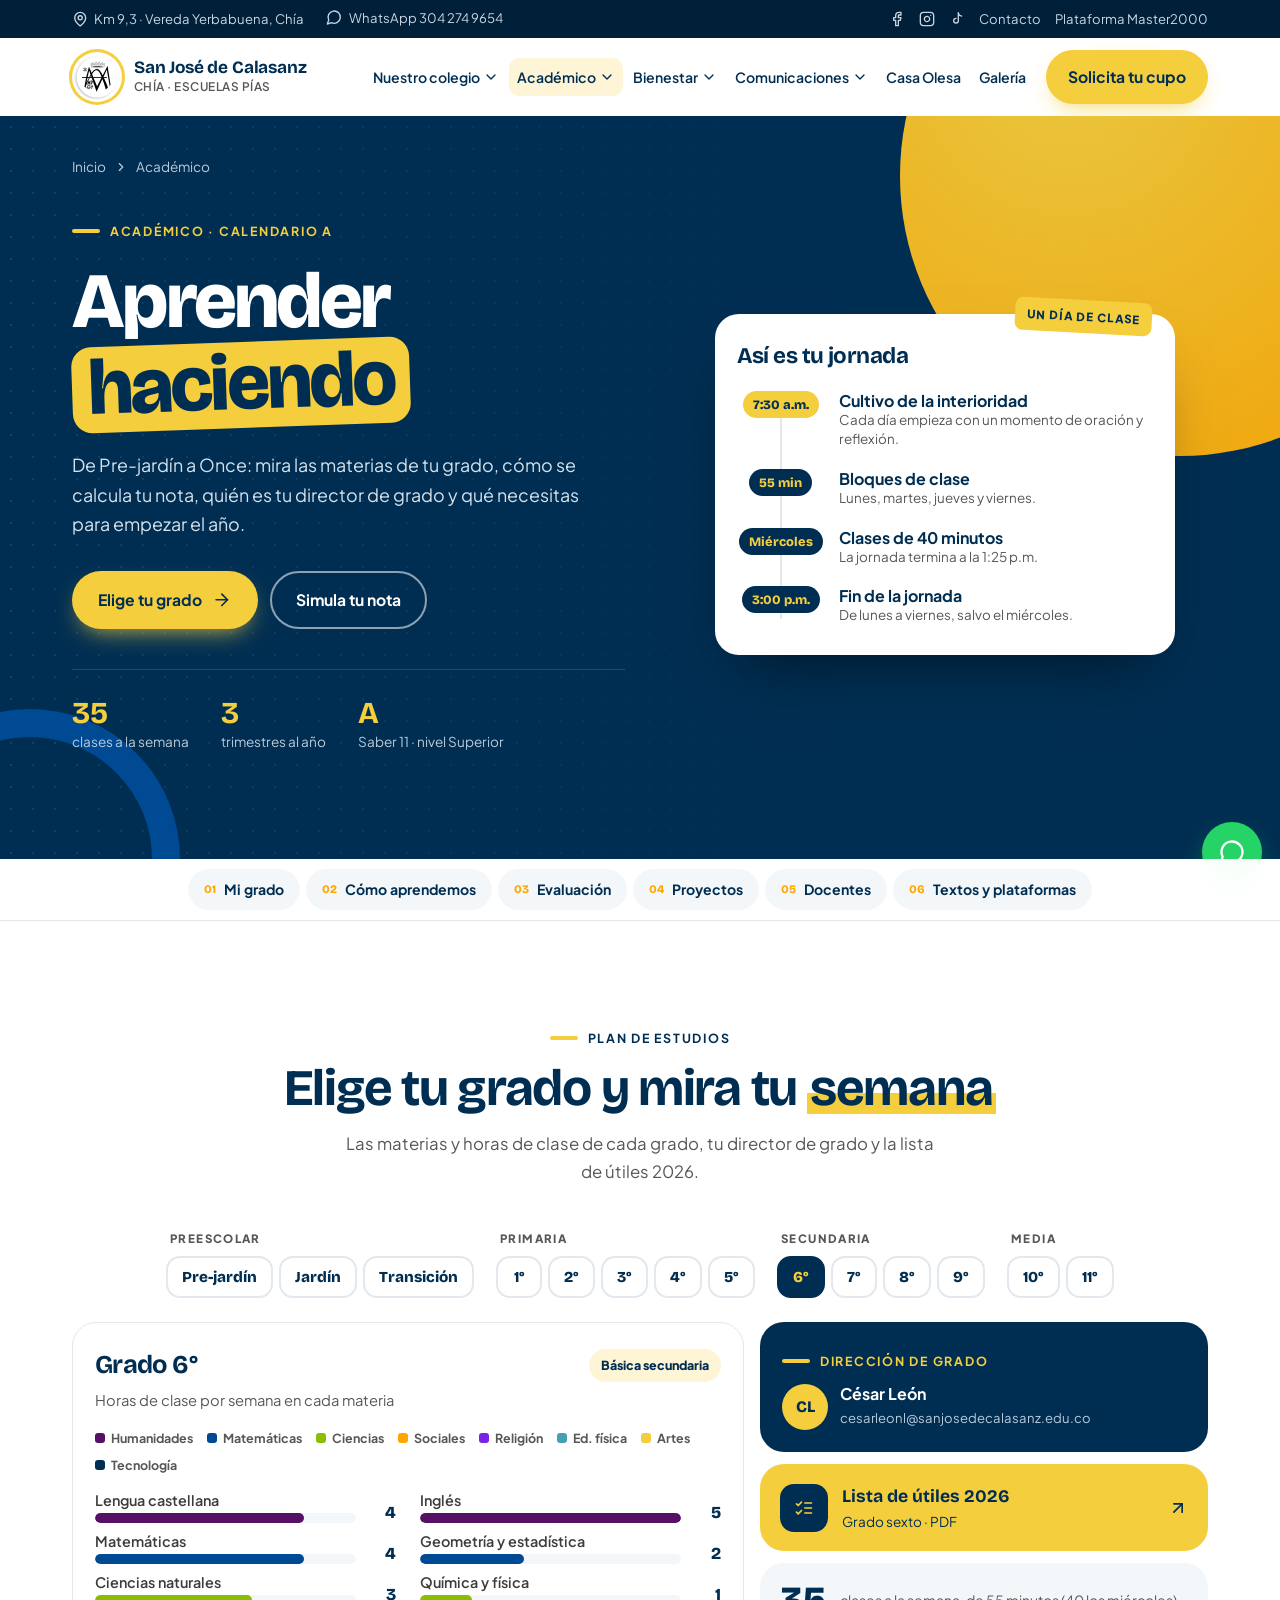
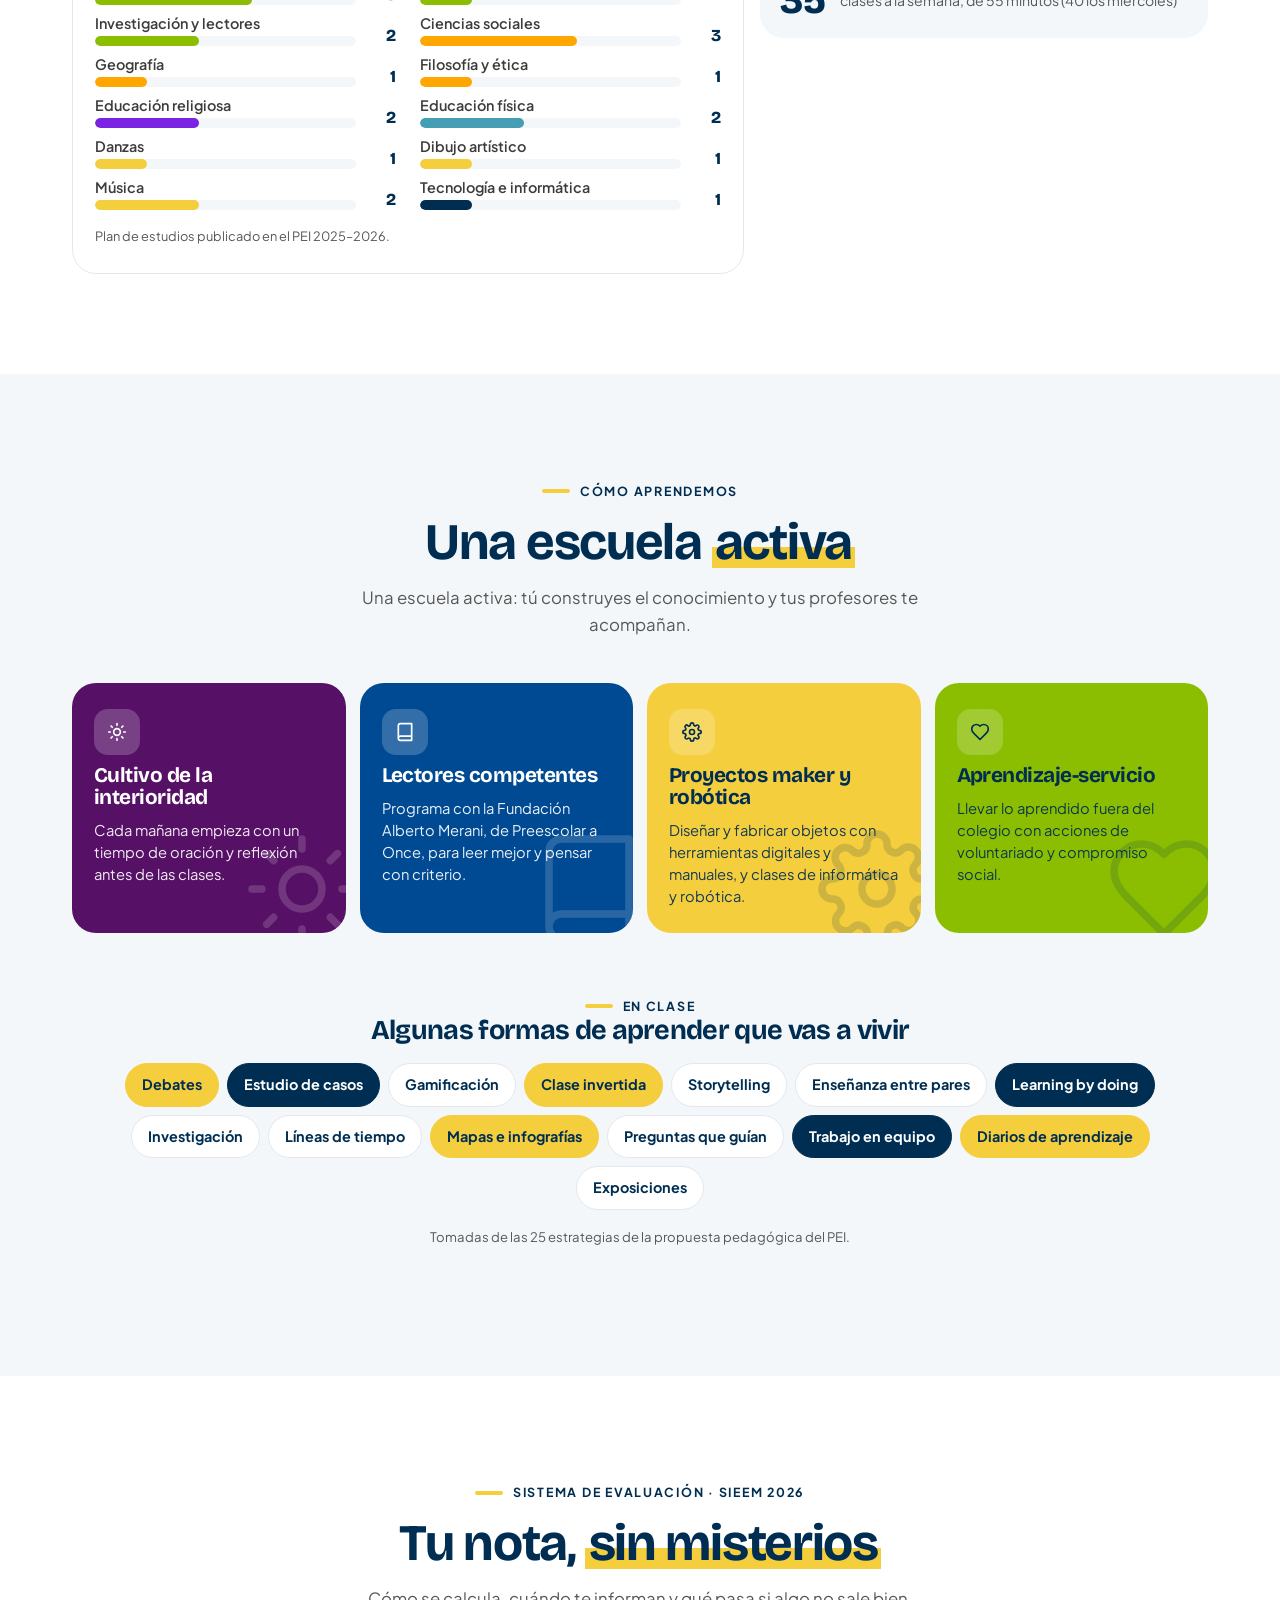
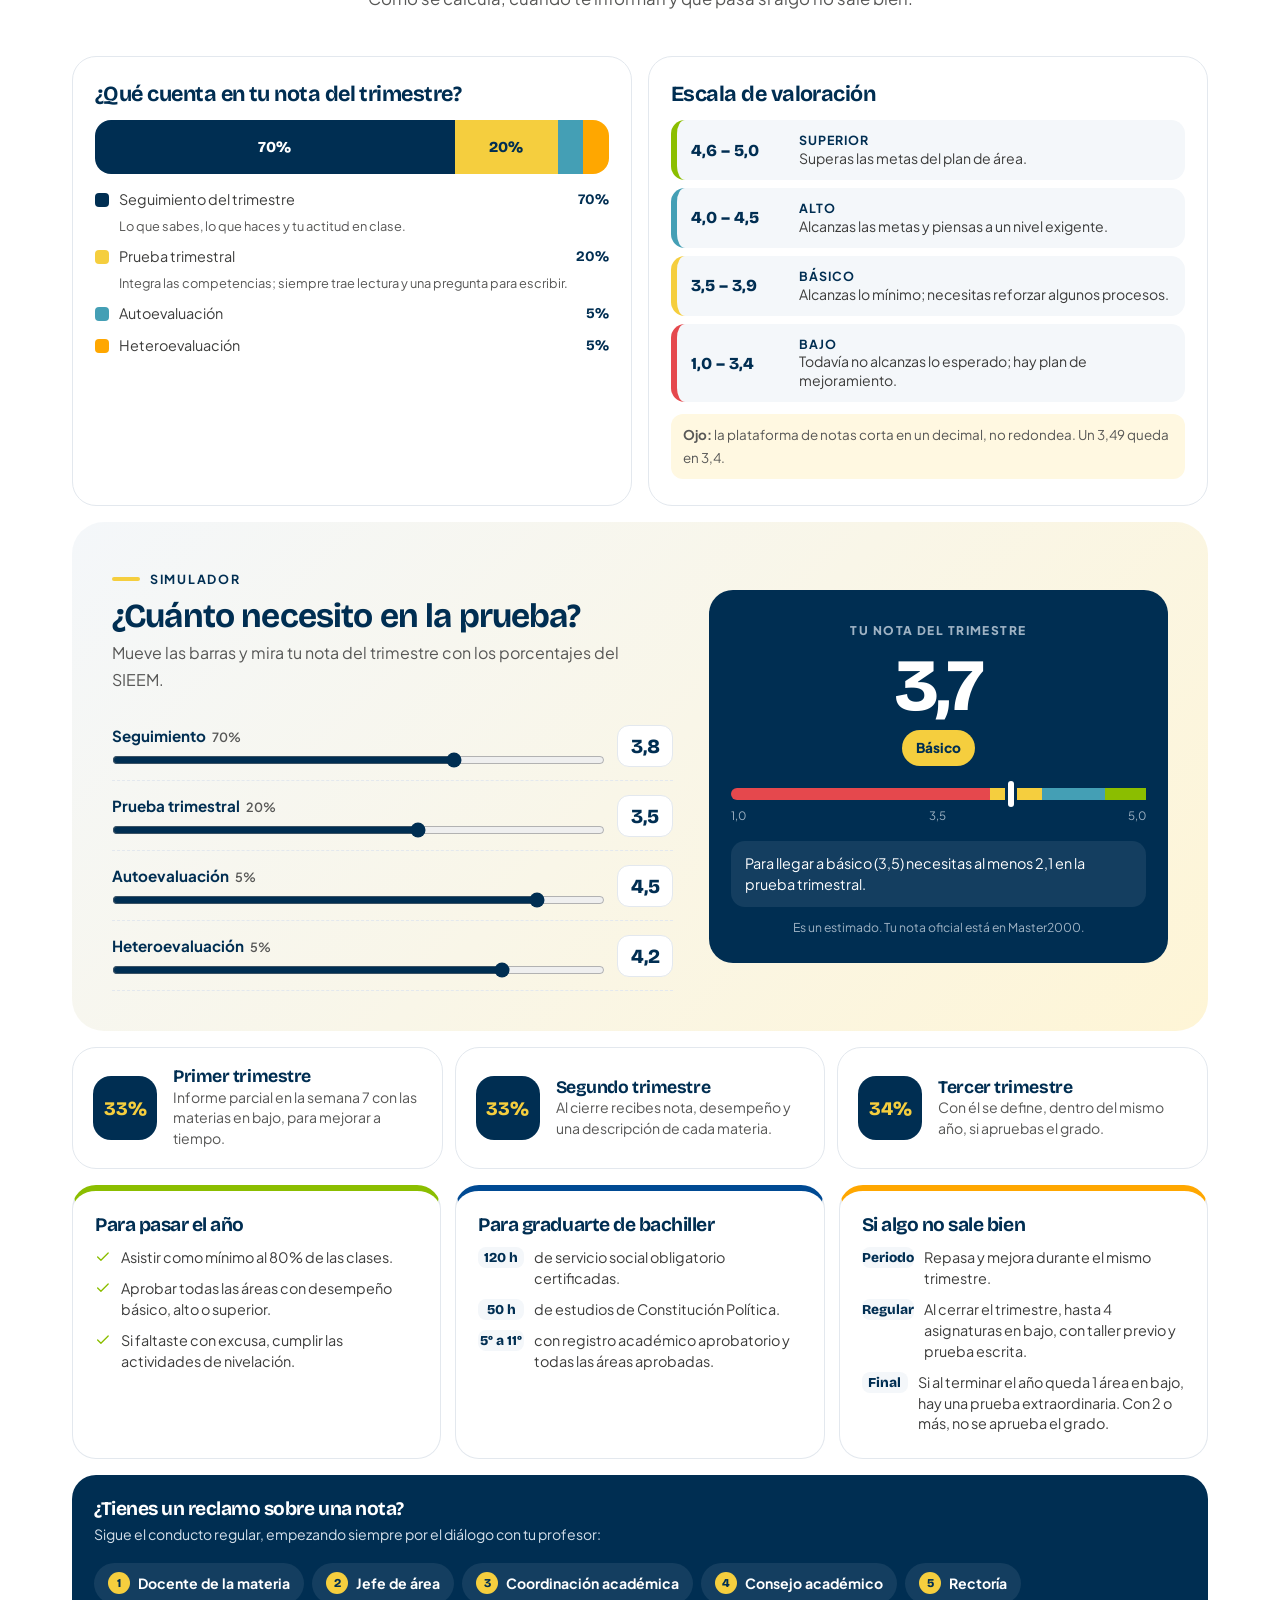
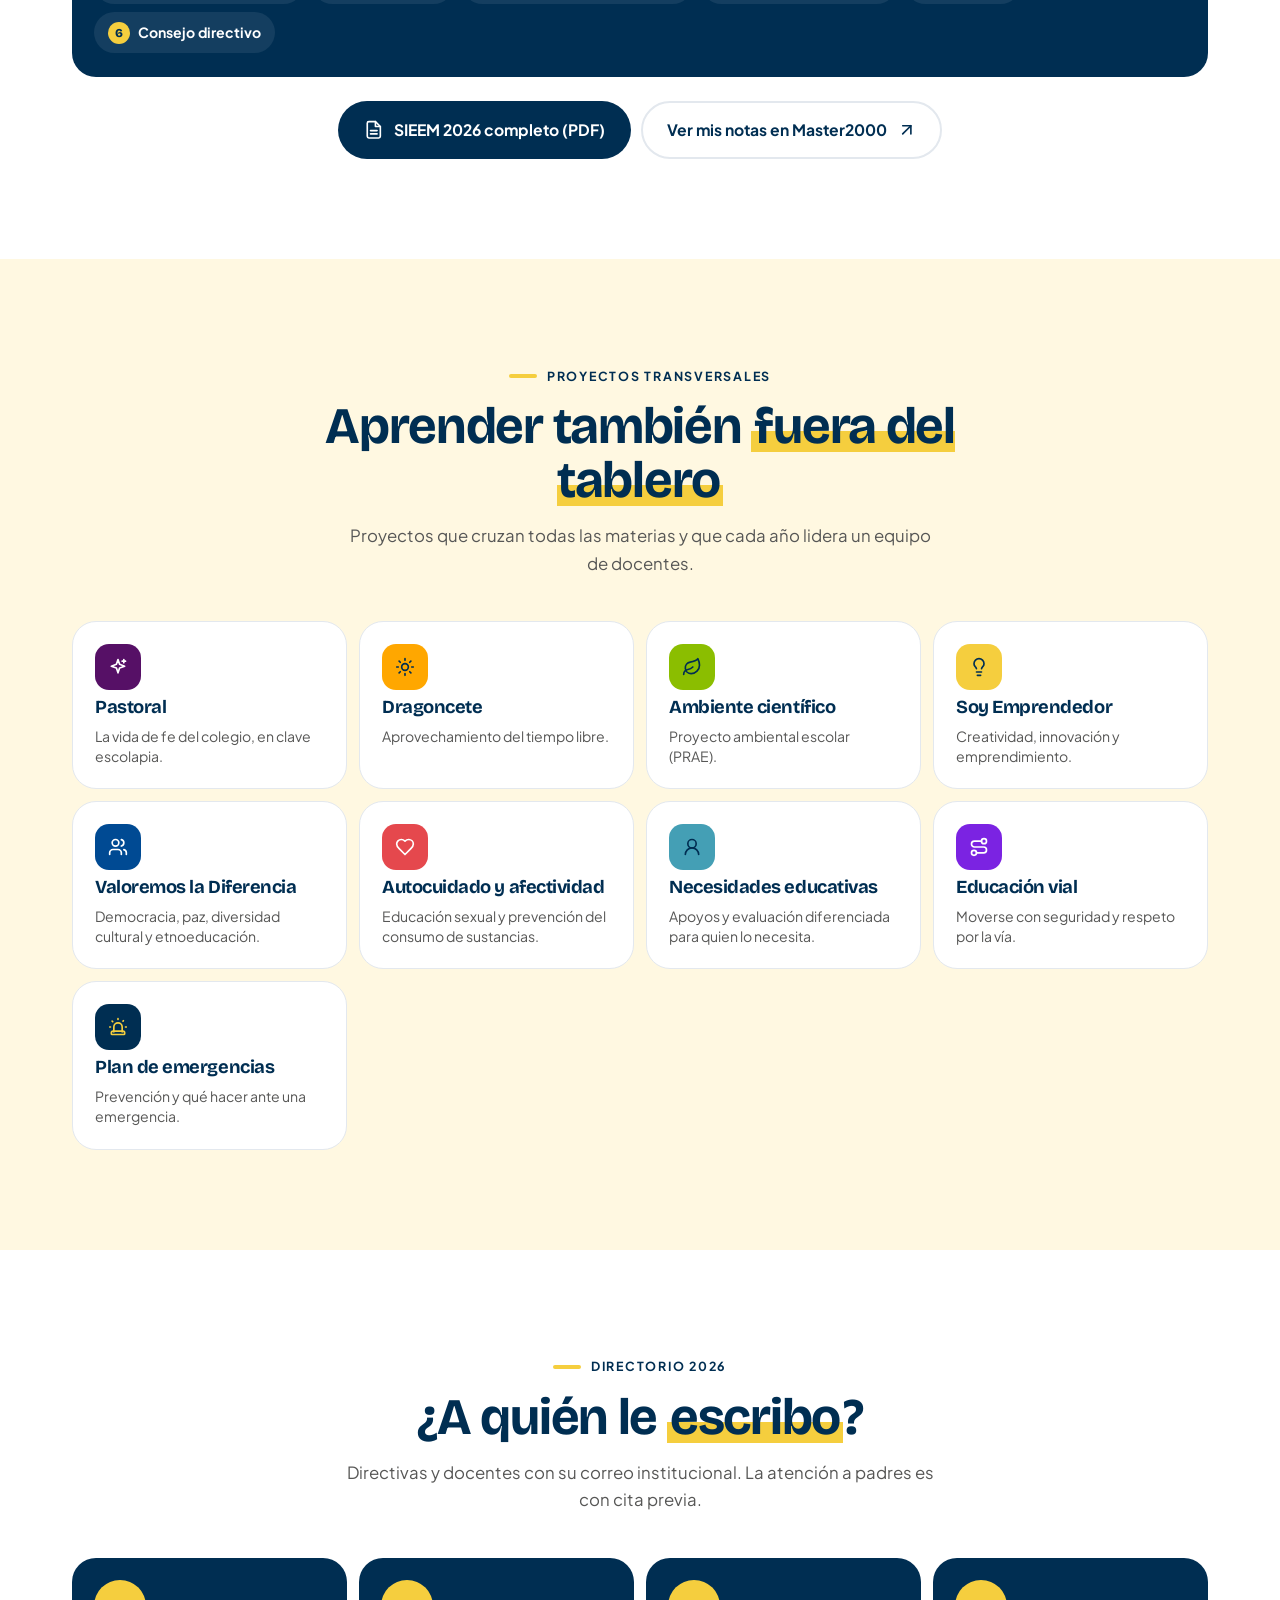
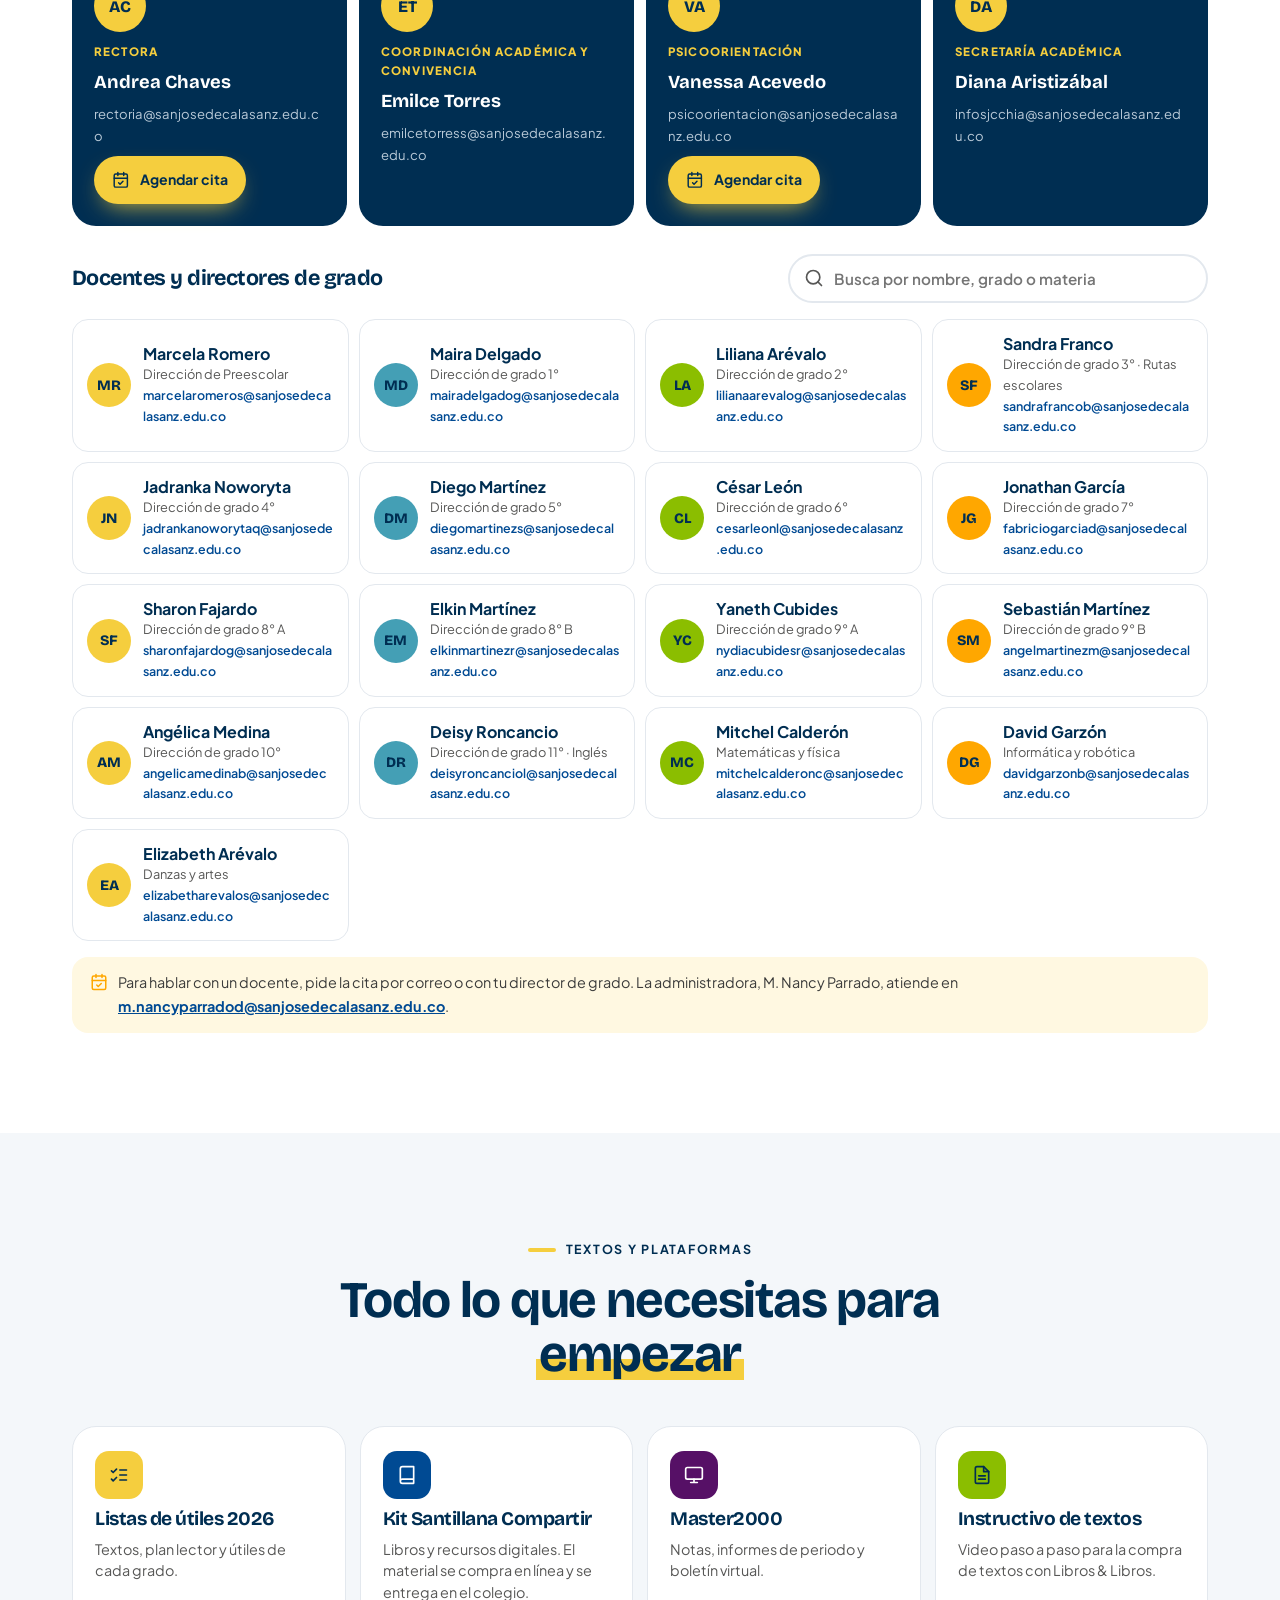
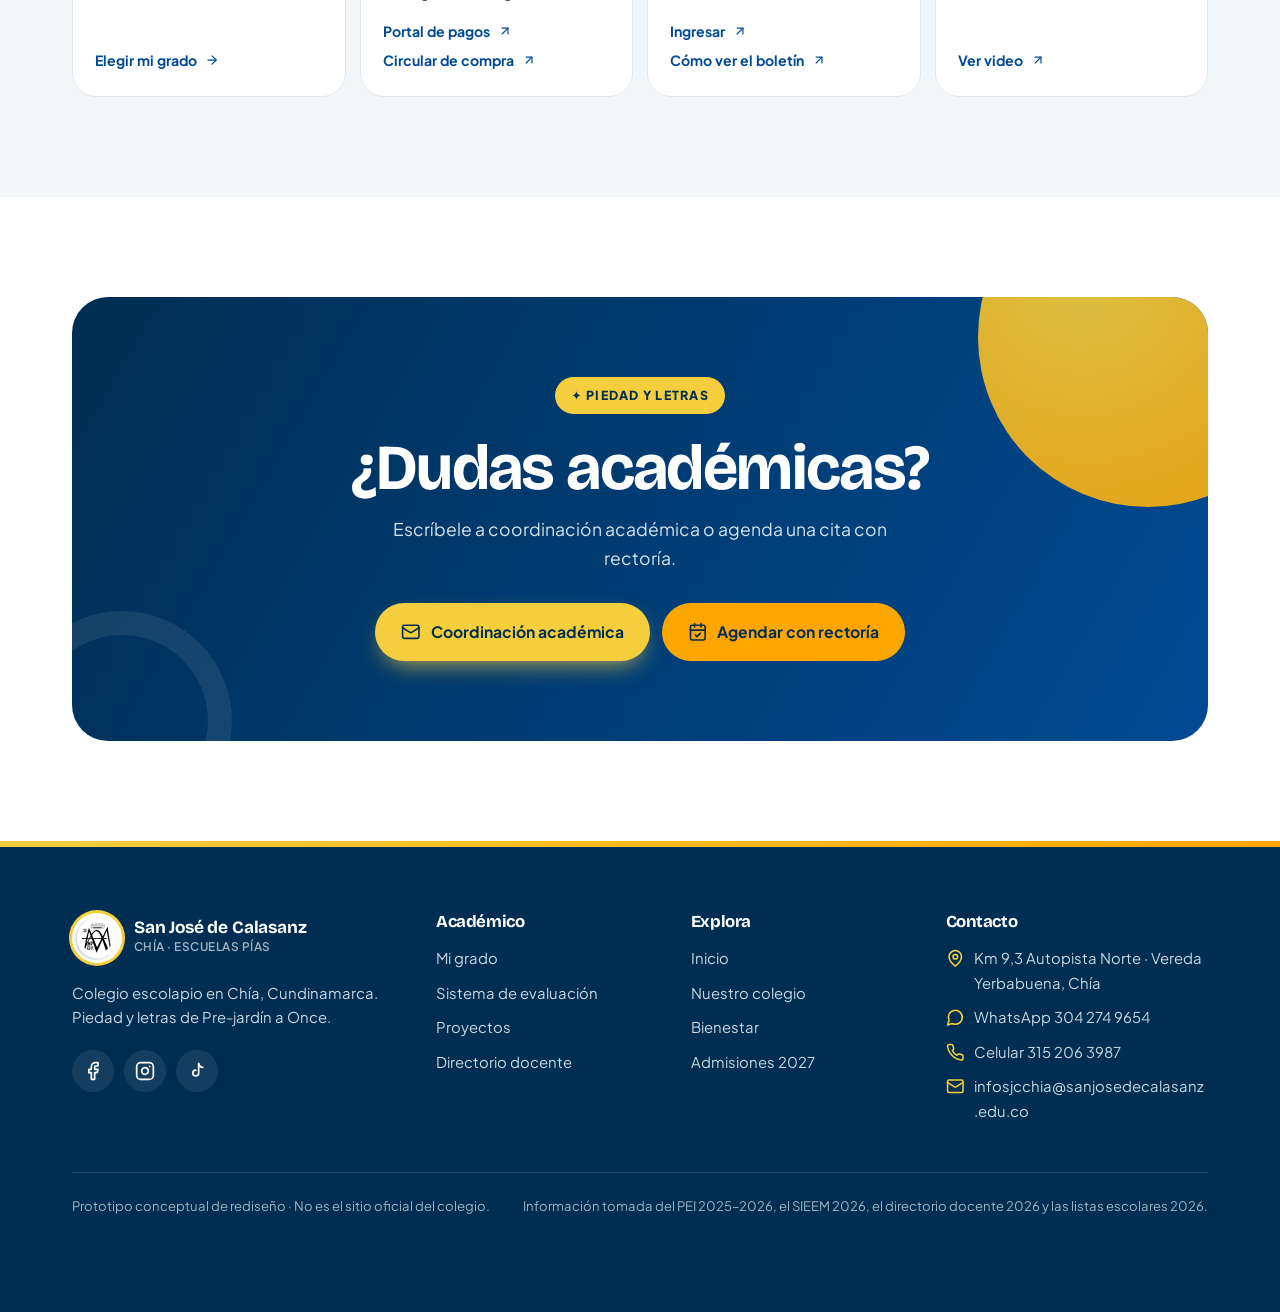
<file: rediseno-calasanz/academico.html>
<!doctype html>
<html lang="es">
<head>
<meta charset="utf-8">
<meta name="viewport" content="width=device-width, initial-scale=1">
<title>Académico — Calasanz Chía</title>
<meta name="robots" content="noindex, nofollow"> <!-- PROTOTIPO: borrar al publicar como sitio oficial -->
<meta name="description" content="Prototipo conceptual: plan de estudios por grado, sistema de evaluación, proyectos y directorio docente del Colegio San José de Calasanz (Chía). No es el sitio oficial.">
<link rel="icon" href="img/escudo.png">
<link rel="preconnect" href="https://fonts.googleapis.com">
<link rel="preconnect" href="https://fonts.gstatic.com" crossorigin>
<link href="https://fonts.googleapis.com/css2?family=Bricolage+Grotesque:opsz,wght@12..96,600;12..96,700;12..96,800&family=Plus+Jakarta+Sans:wght@400;500;600;700&display=swap" rel="stylesheet">
<script>document.documentElement.classList.add('js');</script>
<link rel="stylesheet" href="estilos.css?v=13">
<style>
/* Colores por área del plan de estudios */
:root{--a-hum:var(--purple); --a-mat:var(--blue); --a-cie:var(--green); --a-soc:var(--orange); --a-esp:var(--violet); --a-cue:var(--teal); --a-art:var(--yellow); --a-tec:var(--navy)}
.c-bajo{--c:#E5484D} .c-basico{--c:var(--yellow)} .c-alto{--c:var(--teal)} .c-superior{--c:var(--green)}

/* ============ Hero: un día de clase ============ */
.daycard{position:relative; background:#fff; color:var(--ink); border-radius:var(--radius); padding:30px 22px 22px; box-shadow:0 30px 60px -30px rgba(0,0,0,.6); max-width:460px; width:100%; margin:0 auto}
.daycard .tape{position:absolute; top:-14px; right:22px; background:var(--yellow); color:var(--navy); font-weight:800; font-size:.72rem; letter-spacing:.1em; text-transform:uppercase; padding:7px 12px; border-radius:8px; transform:rotate(3deg)}
.daycard h2{font-size:1.4rem; margin-bottom:16px}
.daycard ol{list-style:none; margin:0; padding:0; display:grid; gap:4px; position:relative}
.daycard ol::before{content:""; position:absolute; left:43px; top:14px; bottom:14px; width:2px; background:var(--line)}
.daycard li{position:relative; display:grid; grid-template-columns:88px 1fr; gap:14px; align-items:start; padding:8px 0}
.daycard .t{position:relative; z-index:1; justify-self:center; padding:6px 10px; border-radius:999px; background:var(--navy); color:var(--yellow); font:800 .8rem var(--display); white-space:nowrap}
.daycard li:first-child .t{background:var(--yellow); color:var(--navy)}
.daycard b{display:block; color:var(--navy); line-height:1.25}
.daycard small{display:block; color:var(--gray); font-size:.84rem; line-height:1.4}

/* ============ Mi grado ============ */
.picker{display:grid; gap:14px; margin-bottom:24px}
@media (min-width:900px){.picker{grid-template-columns:auto auto auto auto; justify-content:center; gap:22px}}
.pgroup small{display:block; font-size:.72rem; font-weight:800; letter-spacing:.12em; text-transform:uppercase; color:var(--gray); margin:0 0 8px 4px}
.pgroup div{display:flex; flex-wrap:wrap; gap:6px}
.gchip{min-width:46px; padding:10px 14px; border-radius:14px; border:2px solid var(--line); background:#fff; font:800 .95rem var(--display); color:var(--navy); cursor:pointer; transition:background .2s, border-color .2s, color .2s, transform .15s}
.gchip:hover{border-color:var(--navy)}
.gchip:active{transform:scale(.95)}
.gchip[aria-pressed="true"]{background:var(--navy); border-color:var(--navy); color:var(--yellow)}
.gpanel{display:grid; gap:16px}
@media (min-width:960px){.gpanel{grid-template-columns:1.5fr 1fr; align-items:start}}
.week{padding:26px 22px; border-radius:var(--radius); background:#fff; border:1px solid var(--line); min-width:0}
.week-head{display:flex; flex-wrap:wrap; justify-content:space-between; align-items:center; gap:10px; margin-bottom:6px}
.week-head h3{font-size:1.6rem}
.lvl{font-size:.78rem; font-weight:800; padding:6px 12px; border-radius:999px; background:var(--yellow-tint); color:var(--navy)}
.week-sub{color:var(--gray); font-size:.92rem; margin-bottom:16px}
.legend{display:flex; flex-wrap:wrap; gap:6px 14px; margin-bottom:16px; font-size:.78rem; font-weight:700; color:var(--gray)}
.legend span{display:inline-flex; align-items:center; gap:6px}
.legend i{width:10px; height:10px; border-radius:3px; background:var(--c)}
.subjects{list-style:none; margin:0; padding:0; display:grid; gap:9px}
@media (min-width:640px){.subjects{grid-template-columns:1fr 1fr; column-gap:24px}}
.subjects li{display:grid; grid-template-columns:minmax(0,1fr) 30px; gap:4px 10px; align-items:center}
.subjects .nm{font-size:.9rem; font-weight:600; color:var(--ink); line-height:1.25}
.subjects .h{grid-row:span 2; align-self:end; text-align:right; font:800 1.05rem var(--display); color:var(--navy)}
.subjects .bar{height:10px; border-radius:6px; background:var(--soft); overflow:hidden}
.subjects .bar i{display:block; height:100%; border-radius:6px; background:var(--c); width:0; transition:width .5s cubic-bezier(.2,.8,.2,1)}
.subjects .dims{grid-column:1/-1; font-size:.8rem; color:var(--gray)}
.week .note{margin-top:16px; font-size:.8rem; color:var(--gray)}
.gside{display:grid; gap:12px}
.mentor{padding:22px; border-radius:var(--radius); background:var(--navy); color:#D5E1EB}
.mentor .kicker{color:var(--yellow)}
.mentor ul{list-style:none; margin:12px 0 0; padding:0; display:grid; gap:12px}
.mentor li{display:flex; align-items:center; gap:12px}
.avatar{flex:none; width:46px; height:46px; border-radius:50%; display:grid; place-items:center; background:var(--yellow); color:var(--navy); font:800 1rem var(--display)}
.mentor b{display:block; color:#fff; line-height:1.25}
.mentor a{color:#B9CAD8; font-size:.82rem; overflow-wrap:anywhere; text-decoration:none}
.mentor a:hover{color:var(--yellow)}
.listcard{display:flex; align-items:center; gap:14px; padding:18px 20px; border-radius:var(--radius); background:var(--yellow); color:var(--navy); text-decoration:none; transition:transform .2s}
.listcard:hover{transform:translateY(-3px)}
.listcard .ico{flex:none; width:48px; height:48px; border-radius:14px; display:grid; place-items:center; background:var(--navy); color:var(--yellow)}
.listcard b{display:block; font-family:var(--display); font-size:1.1rem}
.listcard small{display:block; font-size:.85rem}
.listcard > .icon{margin-left:auto}
.total{display:flex; align-items:center; gap:14px; padding:18px 20px; border-radius:var(--radius); background:var(--soft)}
.total b{font:800 2.4rem/1 var(--display); color:var(--navy)}
.total span{font-size:.88rem; color:var(--gray); line-height:1.4}

/* ============ Cómo aprendemos ============ */
.ways{display:grid; gap:14px}
@media (min-width:640px){.ways{grid-template-columns:repeat(2,1fr)}}
@media (min-width:1040px){.ways{grid-template-columns:repeat(4,1fr)}}
.way{position:relative; overflow:hidden; isolation:isolate; padding:26px 22px; border-radius:var(--radius); background:var(--c); color:var(--tc, #fff); display:flex; flex-direction:column; gap:10px; min-height:230px}
.way .big{position:absolute; z-index:-1; right:-16px; bottom:-16px; width:120px; height:120px; opacity:.16; stroke-width:1.5}
.way .ico{width:46px; height:46px; border-radius:14px; display:grid; place-items:center; background:rgba(255,255,255,.2)}
.way h3{color:inherit; font-size:1.3rem}
.way p{font-size:.92rem; line-height:1.5; opacity:.92}
.methods{margin-top:28px; padding:28px 22px; border-radius:32px; background:var(--soft); text-align:center}
.methods h3{font-size:clamp(1.3rem,2.6vw,1.7rem)}
.methods .cloud{display:flex; flex-wrap:wrap; justify-content:center; gap:8px; margin-top:18px}
.methods .cloud span{font-weight:700; font-size:.9rem; padding:9px 16px; border-radius:999px; background:#fff; color:var(--navy); border:1px solid var(--line)}
.methods .cloud span:nth-child(3n+1){background:var(--yellow); border-color:var(--yellow)}
.methods .cloud span:nth-child(5n+2){background:var(--navy); color:#fff; border-color:var(--navy)}
.methods p{margin-top:16px; font-size:.82rem; color:var(--gray)}

/* ============ Evaluación ============ */
.eval-top{display:grid; gap:16px}
@media (min-width:960px){.eval-top{grid-template-columns:1fr 1fr}}
.ecard{padding:26px 22px; border-radius:var(--radius); background:#fff; border:1px solid var(--line); min-width:0}
.ecard h3{font-size:1.35rem; margin-bottom:14px}
.stack{display:flex; height:54px; border-radius:16px; overflow:hidden}
.stack span{display:grid; place-items:center; background:var(--c); color:var(--tc, #fff); font:800 .95rem var(--display); min-width:0}
.stack-legend{list-style:none; margin:14px 0 0; padding:0; display:grid; gap:8px}
.stack-legend li{display:grid; grid-template-columns:14px 1fr auto; gap:10px; align-items:center; font-size:.9rem}
.stack-legend i{width:14px; height:14px; border-radius:4px; background:var(--c)}
.stack-legend b{font-family:var(--display); color:var(--navy)}
.stack-legend small{grid-column:2/-1; color:var(--gray); font-size:.8rem; margin-top:-6px}
.scale{list-style:none; margin:0; padding:0; display:grid; gap:8px}
.scale li{display:grid; grid-template-columns:96px 1fr; gap:12px; align-items:center; padding:12px 14px; border-radius:14px; background:var(--soft); border-left:6px solid var(--c)}
.scale b{font:800 1.05rem var(--display); color:var(--navy)}
.scale span{font-size:.88rem; color:var(--ink); line-height:1.35}
.scale strong{display:block; font-size:.78rem; letter-spacing:.08em; text-transform:uppercase; color:var(--navy)}
.trunc{margin-top:12px; font-size:.84rem; color:var(--gray); padding:10px 12px; border-radius:12px; background:var(--cream)}

.sim{margin-top:16px; display:grid; gap:16px; padding:26px 20px; border-radius:32px; background:linear-gradient(135deg, var(--soft), var(--yellow-tint))}
@media (min-width:768px){.sim{padding:40px}}
@media (min-width:960px){.sim{grid-template-columns:1.1fr .9fr; align-items:center; gap:36px}}
.sim h3{font-size:clamp(1.5rem,3vw,2.1rem); margin-top:10px}
.sim .lead{color:var(--gray); margin:6px 0 18px}
.slider{display:grid; grid-template-columns:1fr 56px; gap:4px 12px; align-items:center; padding:12px 0; border-bottom:1px dashed var(--line)}
.slider label{font-weight:700; color:var(--navy); font-size:.95rem}
.slider label small{font-weight:600; color:var(--gray); margin-left:6px}
.slider output{grid-row:span 2; text-align:center; font:800 1.25rem var(--display); color:var(--navy); background:#fff; border-radius:12px; padding:8px 0; border:1px solid var(--line)}
.slider input{width:100%; accent-color:var(--navy); margin:0}
.result{padding:26px 22px; border-radius:var(--radius); background:var(--navy); color:#D5E1EB; text-align:center}
.result .lbl{font-size:.75rem; font-weight:800; letter-spacing:.12em; text-transform:uppercase; color:#9FB3C4}
.result .grade{font:800 clamp(3.6rem,8vw,4.6rem)/1 var(--display); color:#fff; margin:8px 0 6px; letter-spacing:-.03em}
.badge-d{display:inline-block; padding:7px 14px; border-radius:999px; background:var(--c); color:var(--navy); font-weight:800; font-size:.85rem}
.meter{position:relative; margin:22px 0 6px; height:12px; border-radius:8px; display:flex; overflow:visible}
.meter span{height:100%; background:var(--c)}
.meter span:first-child{border-radius:8px 0 0 8px} .meter span:last-child{border-radius:0 8px 8px 0}
.meter .pin{position:absolute; top:-7px; width:6px; height:26px; border-radius:4px; background:#fff; box-shadow:0 0 0 3px var(--navy); transform:translateX(-50%); transition:left .3s}
.meter-labels{display:flex; justify-content:space-between; font-size:.72rem; color:#9FB3C4}
.need{margin-top:16px; padding:12px 14px; border-radius:14px; background:rgba(255,255,255,.08); font-size:.9rem; line-height:1.45; color:#fff; text-align:left}
.result .fine{margin-top:10px; font-size:.76rem; color:#9FB3C4}

.terms{display:grid; gap:12px; margin-top:16px}
@media (min-width:880px){.terms{grid-template-columns:repeat(3,1fr)}}
.term{padding:20px; border-radius:var(--radius); background:#fff; border:1px solid var(--line); display:flex; gap:16px; align-items:center}
.term b{flex:none; width:64px; height:64px; border-radius:18px; display:grid; place-items:center; background:var(--navy); color:var(--yellow); font:800 1.2rem var(--display)}
.term h4{font-family:var(--display); color:var(--navy); font-size:1.1rem}
.term p{font-size:.88rem; color:var(--gray); line-height:1.45}
.rules3{display:grid; gap:14px; margin-top:16px}
@media (min-width:880px){.rules3{grid-template-columns:repeat(3,1fr)}}
.rule{padding:24px 22px; border-radius:var(--radius); border-top:6px solid var(--c); background:#fff; border-left:1px solid var(--line); border-right:1px solid var(--line); border-bottom:1px solid var(--line)}
.rule h3{font-size:1.2rem; margin-bottom:12px}
.rule ul{list-style:none; margin:0; padding:0; display:grid; gap:10px}
.rule li{display:flex; gap:10px; font-size:.9rem; line-height:1.45; color:var(--ink)}
.rule li .icon{flex:none; color:var(--c); margin-top:2px; width:1.1em; height:1.1em}
.rule .num{flex:none; min-width:46px; padding:2px 0; border-radius:8px; background:var(--soft); text-align:center; font:800 .85rem var(--display); color:var(--navy); height:fit-content}
.chain{margin-top:16px; padding:24px 22px; border-radius:var(--radius); background:var(--navy); color:#D5E1EB}
.chain h3{color:#fff; font-size:1.2rem}
.chain p{font-size:.88rem; margin-top:4px}
.chain ol{list-style:none; margin:16px 0 0; padding:0; display:flex; flex-wrap:wrap; gap:8px; counter-reset:ch}
.chain li{counter-increment:ch; display:inline-flex; align-items:center; gap:8px; padding:9px 14px; border-radius:999px; background:rgba(255,255,255,.08); color:#fff; font-weight:700; font-size:.88rem}
.chain li::before{content:counter(ch); width:22px; height:22px; border-radius:50%; display:grid; place-items:center; background:var(--yellow); color:var(--navy); font:800 .75rem var(--display)}
.eval-cta{display:flex; flex-wrap:wrap; justify-content:center; gap:10px; margin-top:24px}

/* ============ Proyectos ============ */
.projects{display:grid; gap:12px; grid-template-columns:repeat(auto-fill, minmax(230px,1fr))}
.proj{position:relative; overflow:hidden; isolation:isolate; padding:22px; border-radius:var(--radius); background:#fff; border:1px solid var(--line); display:flex; flex-direction:column; gap:8px; transition:transform .2s, box-shadow .2s}
.proj:hover{transform:translateY(-4px) rotate(-.5deg); box-shadow:var(--shadow)}
.proj .ico{width:46px; height:46px; border-radius:14px; display:grid; place-items:center; background:var(--c); color:var(--ic, #fff)}
.proj h3{font-size:1.15rem}
.proj p{font-size:.88rem; color:var(--gray); line-height:1.45}

/* ============ Docentes ============ */
.leaders{display:grid; gap:12px}
@media (min-width:640px){.leaders{grid-template-columns:repeat(2,1fr)}}
@media (min-width:1040px){.leaders{grid-template-columns:repeat(4,1fr)}}
.leader{padding:22px; border-radius:var(--radius); background:var(--navy); color:#D5E1EB; display:flex; flex-direction:column; gap:10px}
.leader .avatar{width:52px; height:52px}
.leader small{font-size:.72rem; font-weight:800; letter-spacing:.1em; text-transform:uppercase; color:var(--yellow)}
.leader b{display:block; font-family:var(--display); color:#fff; font-size:1.15rem; line-height:1.2}
.leader a.mail{color:#B9CAD8; font-size:.82rem; overflow-wrap:anywhere; text-decoration:none}
.leader a.mail:hover{color:var(--yellow)}
.leader .btn{align-self:flex-start; margin-top:auto}
.finder{display:flex; flex-wrap:wrap; justify-content:space-between; align-items:center; gap:12px; margin:28px 0 16px}
.finder h3{font-size:1.35rem}
.search{position:relative; flex:1 1 280px; max-width:420px}
.search input{width:100%; padding:13px 16px 13px 44px; border-radius:999px; border:2px solid var(--line); background:#fff; font:600 .95rem var(--body); color:var(--navy)}
.search input:focus{outline:none; border-color:var(--navy)}
.search .icon{position:absolute; left:16px; top:50%; transform:translateY(-50%); color:var(--gray)}
.people{display:grid; gap:10px; grid-template-columns:repeat(auto-fill, minmax(250px,1fr))}
.person{display:flex; align-items:center; gap:12px; padding:14px; border-radius:var(--radius-sm); background:#fff; border:1px solid var(--line); min-width:0}
.person .avatar{width:44px; height:44px; font-size:.9rem; background:var(--c, var(--yellow)); color:var(--ic, var(--navy))}
.person b{display:block; color:var(--navy); line-height:1.25}
.person small{display:block; font-size:.8rem; color:var(--gray)}
.person a{display:block; font-size:.78rem; color:var(--blue); overflow-wrap:anywhere; text-decoration:none; font-weight:600}
.person a:hover{text-decoration:underline}
.person > span{min-width:0}
.person[hidden],.legend[hidden]{display:none}
.empty{grid-column:1/-1; padding:18px; border-radius:var(--radius-sm); background:var(--soft); color:var(--gray); text-align:center}
.appt{margin-top:16px; padding:14px 18px; border-radius:var(--radius-sm); background:var(--cream); font-size:.9rem; color:var(--ink); display:flex; gap:10px; align-items:flex-start}
.appt .icon{flex:none; color:var(--orange); margin-top:2px}
.appt span{min-width:0} .appt a{color:var(--blue); font-weight:700; overflow-wrap:anywhere}

/* ============ Textos y plataformas ============ */
.tools{display:grid; gap:14px}
@media (min-width:640px){.tools{grid-template-columns:repeat(2,1fr)}}
@media (min-width:1040px){.tools{grid-template-columns:repeat(4,1fr)}}
.tool{padding:24px 22px; border-radius:var(--radius); background:#fff; border:1px solid var(--line); display:flex; flex-direction:column; gap:10px}
.tool .ico{width:48px; height:48px; border-radius:14px; display:grid; place-items:center; background:var(--c); color:var(--ic, #fff)}
.tool h3{font-size:1.2rem}
.tool p{font-size:.9rem; color:var(--gray); line-height:1.5}
.tool .links{margin-top:auto; padding-top:6px; display:grid; gap:6px}
.tool .links a{display:inline-flex; align-items:center; gap:8px; font-weight:700; font-size:.88rem; color:var(--blue); text-decoration:none}
.tool .links a:hover{text-decoration:underline}
.tool .links .icon{width:1em; height:1em}
</style>
</head>
<body>

<svg width="0" height="0" style="position:absolute" aria-hidden="true">
  <symbol id="i-arrow" viewBox="0 0 24 24"><path d="M5 12h14"/><path d="m12 5 7 7-7 7"/></symbol>
  <symbol id="i-chev" viewBox="0 0 24 24"><path d="m6 9 6 6 6-6"/></symbol>
  <symbol id="i-right" viewBox="0 0 24 24"><path d="m9 18 6-6-6-6"/></symbol>
  <symbol id="i-out" viewBox="0 0 24 24"><path d="M7 17 17 7"/><path d="M7 7h10v10"/></symbol>
  <symbol id="i-menu" viewBox="0 0 24 24"><path d="M4 7h16M4 12h16M4 17h16"/></symbol>
  <symbol id="i-x" viewBox="0 0 24 24"><path d="M18 6 6 18M6 6l12 12"/></symbol>
  <symbol id="i-pin" viewBox="0 0 24 24"><path d="M20 10c0 6-8 12-8 12s-8-6-8-12a8 8 0 0 1 16 0Z"/><circle cx="12" cy="10" r="3"/></symbol>
  <symbol id="i-phone" viewBox="0 0 24 24"><path d="M22 16.9v3a2 2 0 0 1-2.2 2 19.8 19.8 0 0 1-8.6-3.1 19.5 19.5 0 0 1-6-6A19.8 19.8 0 0 1 2.1 4.2 2 2 0 0 1 4.1 2h3a2 2 0 0 1 2 1.7c.1 1 .4 1.9.7 2.8a2 2 0 0 1-.5 2.1L8.1 9.9a16 16 0 0 0 6 6l1.3-1.3a2 2 0 0 1 2.1-.4c.9.3 1.8.6 2.8.7a2 2 0 0 1 1.7 2z"/></symbol>
  <symbol id="i-chat" viewBox="0 0 24 24"><path d="M7.9 20A9 9 0 1 0 4 16.1L2 22Z"/></symbol>
  <symbol id="i-mail" viewBox="0 0 24 24"><rect width="20" height="16" x="2" y="4" rx="2"/><path d="m22 7-8.97 5.7a1.94 1.94 0 0 1-2.06 0L2 7"/></symbol>
  <symbol id="i-ig" viewBox="0 0 24 24"><rect width="20" height="20" x="2" y="2" rx="5"/><path d="M16 11.4A4 4 0 1 1 12.6 8 4 4 0 0 1 16 11.4z"/><path d="M17.5 6.5h.01"/></symbol>
  <symbol id="i-tt" viewBox="0 0 24 24"><path d="M14 3v11.5a3.5 3.5 0 1 1-3.5-3.5"/><path d="M14 3c.5 2.8 2.4 4.5 5 4.6"/></symbol>
  <symbol id="i-fb" viewBox="0 0 24 24"><path d="M18 2h-3a5 5 0 0 0-5 5v3H7v4h3v8h4v-8h3l1-4h-4V7a1 1 0 0 1 1-1h3z"/></symbol>
  <symbol id="i-yt" viewBox="0 0 24 24"><path d="M2.5 17a24 24 0 0 1 0-10 2 2 0 0 1 1.4-1.4 49.6 49.6 0 0 1 16.2 0A2 2 0 0 1 21.5 7a24 24 0 0 1 0 10 2 2 0 0 1-1.4 1.4 49.6 49.6 0 0 1-16.2 0A2 2 0 0 1 2.5 17"/><path d="m10 15 5-3-5-3z"/></symbol>
  <symbol id="i-file" viewBox="0 0 24 24"><path d="M14 2H6a2 2 0 0 0-2 2v16a2 2 0 0 0 2 2h12a2 2 0 0 0 2-2V8z"/><path d="M14 2v6h6M16 13H8M16 17H8"/></symbol>
  <symbol id="i-book" viewBox="0 0 24 24"><path d="M4 19.5v-15A2.5 2.5 0 0 1 6.5 2H20v20H6.5a2.5 2.5 0 0 1 0-5H20"/></symbol>
  <symbol id="i-heart" viewBox="0 0 24 24"><path d="M19 14c1.49-1.46 3-3.21 3-5.5A5.5 5.5 0 0 0 16.5 3c-1.76 0-3 .5-4.5 2-1.5-1.5-2.74-2-4.5-2A5.5 5.5 0 0 0 2 8.5c0 2.3 1.5 4.05 3 5.5l7 7Z"/></symbol>
  <symbol id="i-users" viewBox="0 0 24 24"><path d="M16 21v-2a4 4 0 0 0-4-4H6a4 4 0 0 0-4 4v2"/><circle cx="9" cy="7" r="4"/><path d="M22 21v-2a4 4 0 0 0-3-3.87M16 3.13a4 4 0 0 1 0 7.75"/></symbol>
  <symbol id="i-user" viewBox="0 0 24 24"><circle cx="12" cy="8" r="5"/><path d="M20 21a8 8 0 0 0-16 0"/></symbol>
  <symbol id="i-shield" viewBox="0 0 24 24"><path d="M20 13c0 5-3.5 7.5-7.66 8.95a1 1 0 0 1-.67-.01C7.5 20.5 4 18 4 13V6a1 1 0 0 1 1-1c2 0 4.5-1.2 6.24-2.72a1.17 1.17 0 0 1 1.52 0C14.51 3.81 17 5 19 5a1 1 0 0 1 1 1z"/><path d="m9 12 2 2 4-4"/></symbol>
  <symbol id="i-cal" viewBox="0 0 24 24"><rect width="18" height="18" x="3" y="4" rx="2"/><path d="M16 2v4M8 2v4M3 10h18"/><path d="m9 16 2 2 4-4"/></symbol>
  <symbol id="i-tick" viewBox="0 0 24 24"><path d="M20 6 9 17l-5-5"/></symbol>
  <symbol id="i-bulb" viewBox="0 0 24 24"><path d="M9 18h6M10 22h4M15.09 14c.18-.98.65-1.74 1.41-2.5A4.65 4.65 0 0 0 18 8 6 6 0 0 0 6 8c0 1 .23 2.23 1.5 3.5A4.61 4.61 0 0 1 8.91 14"/></symbol>
  <symbol id="i-spark" viewBox="0 0 24 24"><path d="M12 3l1.9 5.8L20 11l-6.1 2.2L12 19l-1.9-5.8L4 11l6.1-2.2z"/><path d="M19 3v4M17 5h4"/></symbol>
  <symbol id="i-leaf" viewBox="0 0 24 24"><path d="M11 20A7 7 0 0 1 9.8 6.1C15.5 5 17 4.48 19 2c1 2 2 4.18 2 8 0 5.5-4.78 10-10 10Z"/><path d="M2 21c0-3 1.85-5.36 5.08-6C9.5 14.52 12 13 13 12"/></symbol>
  <symbol id="i-monitor" viewBox="0 0 24 24"><rect width="20" height="14" x="2" y="3" rx="2"/><path d="M8 21h8M12 17v4"/></symbol>
  <symbol id="i-search" viewBox="0 0 24 24"><circle cx="11" cy="11" r="8"/><path d="m21 21-4.3-4.3"/></symbol>
  <symbol id="i-cap" viewBox="0 0 24 24"><path d="M22 10 12 5 2 10l10 5 10-5Z"/><path d="M6 12v5c3 3 9 3 12 0v-5"/></symbol>
  <symbol id="i-list" viewBox="0 0 24 24"><path d="m3 17 2 2 4-4M3 7l2 2 4-4M13 6h8M13 12h8M13 18h8"/></symbol>
  <symbol id="i-receipt" viewBox="0 0 24 24"><path d="M4 2v20l2-1 2 1 2-1 2 1 2-1 2 1 2-1 2 1V2l-2 1-2-1-2 1-2-1-2 1-2-1-2 1Z"/><path d="M16 8h-6a2 2 0 1 0 0 4h4a2 2 0 1 1 0 4H8M12 17.5v-11"/></symbol>
  <symbol id="i-sun" viewBox="0 0 24 24"><circle cx="12" cy="12" r="4"/><path d="M12 2v2M12 20v2M4.93 4.93l1.41 1.41M17.66 17.66l1.41 1.41M2 12h2M20 12h2M6.34 17.66l-1.41 1.41M19.07 4.93l-1.41 1.41"/></symbol>
  <symbol id="i-route" viewBox="0 0 24 24"><circle cx="6" cy="19" r="3"/><path d="M9 19h8.5a3.5 3.5 0 0 0 0-7h-11a3.5 3.5 0 0 1 0-7H15"/><circle cx="18" cy="5" r="3"/></symbol>
  <symbol id="i-siren" viewBox="0 0 24 24"><path d="M7 18v-6a5 5 0 1 1 10 0v6"/><path d="M5 21a1 1 0 0 1-1-1v-1a2 2 0 0 1 2-2h12a2 2 0 0 1 2 2v1a1 1 0 0 1-1 1z"/><path d="M21 12h1M18.5 4.5 18 5M2 12h1M12 2v1M4.93 4.93l.71.71"/></symbol>
  <symbol id="i-gear" viewBox="0 0 24 24"><circle cx="12" cy="12" r="3"/><path d="M19.4 15a1.65 1.65 0 0 0 .33 1.82l.06.06a2 2 0 1 1-2.83 2.83l-.06-.06a1.65 1.65 0 0 0-1.82-.33 1.65 1.65 0 0 0-1 1.51V21a2 2 0 1 1-4 0v-.09A1.65 1.65 0 0 0 9 19.4a1.65 1.65 0 0 0-1.82.33l-.06.06a2 2 0 1 1-2.83-2.83l.06-.06A1.65 1.65 0 0 0 4.68 15a1.65 1.65 0 0 0-1.51-1H3a2 2 0 1 1 0-4h.09A1.65 1.65 0 0 0 4.6 9a1.65 1.65 0 0 0-.33-1.82l-.06-.06a2 2 0 1 1 2.83-2.83l.06.06A1.65 1.65 0 0 0 9 4.68a1.65 1.65 0 0 0 1-1.51V3a2 2 0 1 1 4 0v.09a1.65 1.65 0 0 0 1 1.51 1.65 1.65 0 0 0 1.82-.33l.06-.06a2 2 0 1 1 2.83 2.83l-.06.06A1.65 1.65 0 0 0 19.4 9a1.65 1.65 0 0 0 1.51 1H21a2 2 0 1 1 0 4h-.09a1.65 1.65 0 0 0-1.51 1z"/></symbol>
</svg>

<!-- Barra superior -->
<div class="topbar">
  <div class="wrap">
    <div class="info">
      <span><svg class="icon"><use href="#i-pin"/></svg> Km 9,3 · Vereda Yerbabuena, Chía</span>
      <a href="https://wa.link/hoishm" target="_blank" rel="noopener"><span><svg class="icon"><use href="#i-chat"/></svg> WhatsApp 304 274 9654</span></a>
    </div>
    <div class="soc">
      <a href="https://www.facebook.com/sanjose.decalasanz.144" target="_blank" rel="noopener" aria-label="Facebook"><svg class="icon"><use href="#i-fb"/></svg></a>
      <a href="https://www.instagram.com/sanjosedecalasanzchia/" target="_blank" rel="noopener" aria-label="Instagram"><svg class="icon"><use href="#i-ig"/></svg></a>
      <a href="https://www.tiktok.com/@sjcalasanz" target="_blank" rel="noopener" aria-label="TikTok"><svg class="icon"><use href="#i-tt"/></svg></a>
      <a href="#contacto">Contacto</a>
      <a href="https://login.master2000.net/ingreso/?A=425175000365&amp;&amp;" target="_blank" rel="noopener">Plataforma Master2000</a>
    </div>
  </div>
</div>

<!-- Header -->
<header class="site-header">
  <nav class="wrap nav" aria-label="Principal">
    <a class="brand" href="index.html">
      <img src="img/escudo.png" alt="Escudo del Colegio San José de Calasanz">
      <span><b>San José de Calasanz</b><small>CHÍA · ESCUELAS PÍAS</small></span>
    </a>
    <ul class="menu">
      <li>
        <button type="button" aria-haspopup="true">Nuestro colegio <svg class="icon chev"><use href="#i-chev"/></svg></button>
        <div class="sub"><ul>
          <li><a href="nuestro-colegio.html#horizonte">Misión y visión</a></li>
          <li><a href="nuestro-colegio.html#valores">Valores</a></li>
          <li><a href="nuestro-colegio.html#pedagogia">Propuesta pedagógica</a></li>
          <li><a href="nuestro-colegio.html#historia">Reseña histórica</a></li>
          <li><a href="nuestro-colegio.html#comunidad">Organigrama</a></li>
          <li><a href="nuestro-colegio.html#documentos">Manual, PEI y documentos</a></li>
        </ul></div>
      </li>
      <li class="current">
        <button type="button" aria-haspopup="true">Académico <svg class="icon chev"><use href="#i-chev"/></svg></button>
        <div class="sub"><ul>
          <li><a href="#grados">Mi grado y plan de estudios</a></li>
          <li><a href="#aprendemos">Cómo aprendemos</a></li>
          <li><a href="#evaluacion">Sistema de evaluación</a></li>
          <li><a href="#proyectos">Proyectos transversales</a></li>
          <li><a href="#docentes">Directorio y atención a padres</a></li>
          <li><a href="#recursos">Textos y plataformas</a></li>
        </ul></div>
      </li>
      <li>
        <button type="button" aria-haspopup="true">Bienestar <svg class="icon chev"><use href="#i-chev"/></svg></button>
        <div class="sub"><ul>
          <li><a href="bienestar.html#psico">Psicoorientación</a></li>
          <li><a href="bienestar.html#salud">Salud y póliza estudiantil</a></li>
          <li><a href="bienestar.html#restaurante">Restaurante y loncheras</a></li>
          <li><a href="bienestar.html#rutas">Rutas escolares</a></li>
          <li><a href="bienestar.html#biblioteca">Biblioteca</a></li>
          <li><a href="bienestar.html#extraescolares">Extraescolares</a></li>
        </ul></div>
      </li>
      <li>
        <button type="button" aria-haspopup="true">Comunicaciones <svg class="icon chev"><use href="#i-chev"/></svg></button>
        <div class="sub"><ul>
          <li><a href="comunicaciones.html#agenda">Agenda de fin de año</a></li>
          <li><a href="comunicaciones.html#circulares">Circulares</a></li>
          <li><a href="comunicaciones.html#calendario">Calendario 2026</a></li>
          <li><a href="comunicaciones.html#noticias">Noticias</a></li>
          <li><a href="comunicaciones.html#canales">Canales oficiales</a></li>
          <li><a href="comunicaciones.html#sqrr">Sugerencias y reclamos (SQRR)</a></li>
          <li><a href="index.html#siguenos">Redes sociales y videos</a></li>
        </ul></div>
      </li>
      <li><a href="casa-olesa.html">Casa Olesa</a></li>
      <li><a href="galeria.html">Galería</a></li>
    </ul>
    <a class="btn btn-yellow" href="admisiones.html">Solicita tu cupo</a>
    <button class="burger" type="button" aria-label="Abrir menú" aria-expanded="false" aria-controls="drawer"><svg class="icon"><use href="#i-menu"/></svg></button>
  </nav>
</header>

<!-- Menú móvil -->
<div class="drawer" id="drawer" aria-hidden="true">
  <div class="scrim" data-close></div>
  <div class="panel">
    <div class="top">
      <span class="brand"><img src="img/escudo.png" alt=""><span><b>San José de Calasanz</b><small>CHÍA · ESCUELAS PÍAS</small></span></span>
      <button class="burger" type="button" data-close aria-label="Cerrar menú"><svg class="icon"><use href="#i-x"/></svg></button>
    </div>
    <a class="solo" href="index.html">Inicio <svg class="icon"><use href="#i-arrow"/></svg></a>
    <details><summary>Nuestro colegio <svg class="icon chev"><use href="#i-chev"/></svg></summary><ul>
      <li><a href="nuestro-colegio.html#horizonte">Misión y visión</a></li>
      <li><a href="nuestro-colegio.html#valores">Valores</a></li>
      <li><a href="nuestro-colegio.html#historia">Reseña histórica</a></li>
      <li><a href="nuestro-colegio.html#campus">Campus</a></li>
      <li><a href="nuestro-colegio.html#comunidad">Organigrama</a></li>
      <li><a href="nuestro-colegio.html#documentos">Documentos</a></li>
    </ul></details>
    <details open><summary>Académico <svg class="icon chev"><use href="#i-chev"/></svg></summary><ul>
      <li><a href="#grados">Mi grado y plan de estudios</a></li>
      <li><a href="#aprendemos">Cómo aprendemos</a></li>
      <li><a href="#evaluacion">Sistema de evaluación</a></li>
      <li><a href="#proyectos">Proyectos transversales</a></li>
      <li><a href="#docentes">Directorio y atención a padres</a></li>
      <li><a href="#recursos">Textos y plataformas</a></li>
    </ul></details>
    <details><summary>Bienestar <svg class="icon chev"><use href="#i-chev"/></svg></summary><ul>
      <li><a href="bienestar.html#psico">Psicoorientación</a></li>
      <li><a href="bienestar.html#salud">Salud y póliza estudiantil</a></li>
      <li><a href="bienestar.html#restaurante">Restaurante y loncheras</a></li>
      <li><a href="bienestar.html#rutas">Rutas escolares</a></li>
    </ul></details>
    <details><summary>Comunicaciones <svg class="icon chev"><use href="#i-chev"/></svg></summary><ul>
      <li><a href="comunicaciones.html#agenda">Agenda de fin de año</a></li>
      <li><a href="comunicaciones.html#circulares">Circulares</a></li>
      <li><a href="comunicaciones.html#calendario">Calendario 2026</a></li>
      <li><a href="comunicaciones.html#canales">Canales oficiales</a></li>
      <li><a href="comunicaciones.html#sqrr">Sugerencias y reclamos</a></li>
    </ul></details>
    <a class="solo" href="admisiones.html">Admisiones 2027 <svg class="icon"><use href="#i-arrow"/></svg></a>
    <a class="solo" href="casa-olesa.html">Casa de Encuentros Olesa <svg class="icon"><use href="#i-arrow"/></svg></a>
    <a class="solo" href="galeria.html">Galería <svg class="icon"><use href="#i-arrow"/></svg></a>
    <a class="solo" href="#contacto">Contacto <svg class="icon"><use href="#i-arrow"/></svg></a>
    <a class="btn btn-yellow" href="admisiones.html">Solicita tu cupo 2027</a>
  </div>
</div>

<main>

  <!-- HERO -->
  <section class="hero page-hero">
    <span class="sun" aria-hidden="true"></span><span class="ring" aria-hidden="true"></span>
    <div class="wrap">
      <nav class="crumbs" aria-label="Ruta"><a href="index.html">Inicio</a><svg class="icon"><use href="#i-right"/></svg><span aria-current="page">Académico</span></nav>
      <div class="hero-grid">
        <div>
          <span class="kicker">Académico · calendario A</span>
          <h1>Aprender <span class="pill">haciendo</span></h1>
          <p class="hero-lead">De Pre-jardín a Once: mira las materias de tu grado, cómo se calcula tu nota, quién es tu director de grado y qué necesitas para empezar el año.</p>
          <div class="hero-ctas">
            <a class="btn btn-yellow" href="#grados">Elige tu grado <svg class="icon"><use href="#i-arrow"/></svg></a>
            <a class="btn btn-line" href="#evaluacion">Simula tu nota</a>
          </div>
          <div class="hero-facts">
            <div><b>35</b><span>clases a la semana</span></div>
            <div><b>3</b><span>trimestres al año</span></div>
            <div><b>A</b><span>Saber 11 · nivel Superior</span></div>
          </div>
        </div>
        <aside class="daycard" aria-label="Así es un día de clase">
          <span class="tape">Un día de clase</span>
          <h2>Así es tu jornada</h2>
          <ol>
            <li><span class="t">7:30 a.m.</span><span><b>Cultivo de la interioridad</b><small>Cada día empieza con un momento de oración y reflexión.</small></span></li>
            <li><span class="t">55 min</span><span><b>Bloques de clase</b><small>Lunes, martes, jueves y viernes.</small></span></li>
            <li><span class="t">Miércoles</span><span><b>Clases de 40 minutos</b><small>La jornada termina a la 1:25 p.m.</small></span></li>
            <li><span class="t">3:00 p.m.</span><span><b>Fin de la jornada</b><small>De lunes a viernes, salvo el miércoles.</small></span></li>
          </ol>
        </aside>
      </div>
    </div>
  </section>

  <!-- SUB-NAVEGACIÓN -->
  <nav class="subnav" aria-label="Secciones de la página">
    <div class="wrap">
      <ul>
        <li><a href="#grados"><span class="n">01</span>Mi grado</a></li>
        <li><a href="#aprendemos"><span class="n">02</span>Cómo aprendemos</a></li>
        <li><a href="#evaluacion"><span class="n">03</span>Evaluación</a></li>
        <li><a href="#proyectos"><span class="n">04</span>Proyectos</a></li>
        <li><a href="#docentes"><span class="n">05</span>Docentes</a></li>
        <li><a href="#recursos"><span class="n">06</span>Textos y plataformas</a></li>
      </ul>
    </div>
  </nav>

  <!-- MI GRADO -->
  <section id="grados">
    <div class="wrap">
      <div class="head center reveal">
        <span class="kicker">Plan de estudios</span>
        <h2>Elige tu grado y mira tu <span class="mark">semana</span></h2>
        <p>Las materias y horas de clase de cada grado, tu director de grado y la lista de útiles 2026.</p>
      </div>
      <div class="picker reveal" role="group" aria-label="Elige un grado">
        <div class="pgroup"><small>Preescolar</small><div><button class="gchip" type="button" data-g="pj">Pre-jardín</button><button class="gchip" type="button" data-g="j">Jardín</button><button class="gchip" type="button" data-g="t">Transición</button></div></div>
        <div class="pgroup"><small>Primaria</small><div><button class="gchip" type="button" data-g="1">1°</button><button class="gchip" type="button" data-g="2">2°</button><button class="gchip" type="button" data-g="3">3°</button><button class="gchip" type="button" data-g="4">4°</button><button class="gchip" type="button" data-g="5">5°</button></div></div>
        <div class="pgroup"><small>Secundaria</small><div><button class="gchip" type="button" data-g="6">6°</button><button class="gchip" type="button" data-g="7">7°</button><button class="gchip" type="button" data-g="8">8°</button><button class="gchip" type="button" data-g="9">9°</button></div></div>
        <div class="pgroup"><small>Media</small><div><button class="gchip" type="button" data-g="10">10°</button><button class="gchip" type="button" data-g="11">11°</button></div></div>
      </div>
      <div class="gpanel reveal" aria-live="polite">
        <div class="week">
          <div class="week-head"><h3 data-title>Grado 6°</h3><span class="lvl" data-level>Básica secundaria</span></div>
          <p class="week-sub" data-sub>Horas de clase por semana</p>
          <div class="legend" data-legend>
            <span style="--c:var(--a-hum)"><i></i>Humanidades</span><span style="--c:var(--a-mat)"><i></i>Matemáticas</span><span style="--c:var(--a-cie)"><i></i>Ciencias</span><span style="--c:var(--a-soc)"><i></i>Sociales</span><span style="--c:var(--a-esp)"><i></i>Religión</span><span style="--c:var(--a-cue)"><i></i>Ed. física</span><span style="--c:var(--a-art)"><i></i>Artes</span><span style="--c:var(--a-tec)"><i></i>Tecnología</span>
          </div>
          <ul class="subjects" data-subjects></ul>
          <p class="note">Plan de estudios publicado en el PEI 2025–2026.</p>
        </div>
        <div class="gside">
          <div class="mentor">
            <span class="kicker" data-mentor-title>Director de grado</span>
            <ul data-mentors></ul>
          </div>
          <a class="listcard" data-list href="#" target="_blank" rel="noopener"><span class="ico"><svg class="icon"><use href="#i-list"/></svg></span><span><b>Lista de útiles 2026</b><small data-list-name>Grado sexto · PDF</small></span><svg class="icon"><use href="#i-out"/></svg></a>
          <div class="total"><b data-total>35</b><span data-total-label>clases a la semana, de 55 minutos (40 los miércoles)</span></div>
        </div>
      </div>
    </div>
  </section>

  <!-- CÓMO APRENDEMOS -->
  <section id="aprendemos" class="bg-soft">
    <div class="wrap">
      <div class="head center reveal">
        <span class="kicker">Cómo aprendemos</span>
        <h2>Una escuela <span class="mark">activa</span></h2>
        <p>Una escuela activa: tú construyes el conocimiento y tus profesores te acompañan.</p>
      </div>
      <div class="ways">
        <article class="way reveal" style="--c:var(--purple)"><svg class="icon big"><use href="#i-sun"/></svg><span class="ico"><svg class="icon"><use href="#i-sun"/></svg></span><h3>Cultivo de la interioridad</h3><p>Cada mañana empieza con un tiempo de oración y reflexión antes de las clases.</p></article>
        <article class="way reveal" style="--c:var(--blue)"><svg class="icon big"><use href="#i-book"/></svg><span class="ico"><svg class="icon"><use href="#i-book"/></svg></span><h3>Lectores competentes</h3><p>Programa con la Fundación Alberto Merani, de Preescolar a Once, para leer mejor y pensar con criterio.</p></article>
        <article class="way reveal" style="--c:var(--yellow);--tc:var(--navy)"><svg class="icon big"><use href="#i-gear"/></svg><span class="ico"><svg class="icon"><use href="#i-gear"/></svg></span><h3>Proyectos maker y robótica</h3><p>Diseñar y fabricar objetos con herramientas digitales y manuales, y clases de informática y robótica.</p></article>
        <article class="way reveal" style="--c:var(--green);--tc:var(--navy)"><svg class="icon big"><use href="#i-heart"/></svg><span class="ico"><svg class="icon"><use href="#i-heart"/></svg></span><h3>Aprendizaje-servicio</h3><p>Llevar lo aprendido fuera del colegio con acciones de voluntariado y compromiso social.</p></article>
      </div>
      <div class="methods reveal">
        <span class="kicker">En clase</span>
        <h3>Algunas formas de aprender que vas a vivir</h3>
        <div class="cloud">
          <span>Debates</span><span>Estudio de casos</span><span>Gamificación</span><span>Clase invertida</span><span>Storytelling</span><span>Enseñanza entre pares</span><span>Learning by doing</span><span>Investigación</span><span>Líneas de tiempo</span><span>Mapas e infografías</span><span>Preguntas que guían</span><span>Trabajo en equipo</span><span>Diarios de aprendizaje</span><span>Exposiciones</span>
        </div>
        <p>Tomadas de las 25 estrategias de la propuesta pedagógica del PEI.</p>
      </div>
    </div>
  </section>

  <!-- EVALUACIÓN -->
  <section id="evaluacion">
    <div class="wrap">
      <div class="head center reveal">
        <span class="kicker">Sistema de evaluación · SIEEM 2026</span>
        <h2>Tu nota, <span class="mark">sin misterios</span></h2>
        <p>Cómo se calcula, cuándo te informan y qué pasa si algo no sale bien.</p>
      </div>

      <div class="eval-top">
        <article class="ecard reveal">
          <h3>¿Qué cuenta en tu nota del trimestre?</h3>
          <div class="stack" aria-hidden="true">
            <span style="flex:70;--c:var(--navy)">70%</span><span style="flex:20;--c:var(--yellow);--tc:var(--navy)">20%</span><span style="flex:5;--c:var(--teal)"></span><span style="flex:5;--c:var(--orange)"></span>
          </div>
          <ul class="stack-legend">
            <li style="--c:var(--navy)"><i></i><span>Seguimiento del trimestre</span><b>70%</b><small>Lo que sabes, lo que haces y tu actitud en clase.</small></li>
            <li style="--c:var(--yellow)"><i></i><span>Prueba trimestral</span><b>20%</b><small>Integra las competencias; siempre trae lectura y una pregunta para escribir.</small></li>
            <li style="--c:var(--teal)"><i></i><span>Autoevaluación</span><b>5%</b></li>
            <li style="--c:var(--orange)"><i></i><span>Heteroevaluación</span><b>5%</b></li>
          </ul>
        </article>
        <article class="ecard reveal">
          <h3>Escala de valoración</h3>
          <ul class="scale">
            <li class="c-superior"><b>4,6 – 5,0</b><span><strong>Superior</strong>Superas las metas del plan de área.</span></li>
            <li class="c-alto"><b>4,0 – 4,5</b><span><strong>Alto</strong>Alcanzas las metas y piensas a un nivel exigente.</span></li>
            <li class="c-basico"><b>3,5 – 3,9</b><span><strong>Básico</strong>Alcanzas lo mínimo; necesitas reforzar algunos procesos.</span></li>
            <li class="c-bajo"><b>1,0 – 3,4</b><span><strong>Bajo</strong>Todavía no alcanzas lo esperado; hay plan de mejoramiento.</span></li>
          </ul>
          <p class="trunc"><b>Ojo:</b> la plataforma de notas corta en un decimal, no redondea. Un 3,49 queda en 3,4.</p>
        </article>
      </div>

      <div class="sim reveal" data-sim>
        <div>
          <span class="kicker">Simulador</span>
          <h3>¿Cuánto necesito en la prueba?</h3>
          <p class="lead">Mueve las barras y mira tu nota del trimestre con los porcentajes del SIEEM.</p>
          <div class="slider"><label for="s-seg">Seguimiento<small>70%</small></label><output for="s-seg" data-out="seg">3,8</output><input id="s-seg" type="range" min="1" max="5" step="0.1" value="3.8" data-w="0.7" data-k="seg"></div>
          <div class="slider"><label for="s-pru">Prueba trimestral<small>20%</small></label><output for="s-pru" data-out="pru">3,5</output><input id="s-pru" type="range" min="1" max="5" step="0.1" value="3.5" data-w="0.2" data-k="pru"></div>
          <div class="slider"><label for="s-aut">Autoevaluación<small>5%</small></label><output for="s-aut" data-out="aut">4,5</output><input id="s-aut" type="range" min="1" max="5" step="0.1" value="4.5" data-w="0.05" data-k="aut"></div>
          <div class="slider"><label for="s-het">Heteroevaluación<small>5%</small></label><output for="s-het" data-out="het">4,2</output><input id="s-het" type="range" min="1" max="5" step="0.1" value="4.2" data-w="0.05" data-k="het"></div>
        </div>
        <div class="result" aria-live="polite">
          <span class="lbl">Tu nota del trimestre</span>
          <div class="grade" data-grade>3,8</div>
          <span class="badge-d c-basico" data-badge>Básico</span>
          <div class="meter" aria-hidden="true"><span class="c-bajo" style="flex:25"></span><span class="c-basico" style="flex:5"></span><span class="c-alto" style="flex:6"></span><span class="c-superior" style="flex:4"></span><i class="pin" data-pin></i></div>
          <div class="meter-labels" aria-hidden="true"><span>1,0</span><span>3,5</span><span>5,0</span></div>
          <p class="need" data-need></p>
          <p class="fine">Es un estimado. Tu nota oficial está en Master2000.</p>
        </div>
      </div>

      <div class="terms">
        <div class="term reveal"><b>33%</b><div><h4>Primer trimestre</h4><p>Informe parcial en la semana 7 con las materias en bajo, para mejorar a tiempo.</p></div></div>
        <div class="term reveal"><b>33%</b><div><h4>Segundo trimestre</h4><p>Al cierre recibes nota, desempeño y una descripción de cada materia.</p></div></div>
        <div class="term reveal"><b>34%</b><div><h4>Tercer trimestre</h4><p>Con él se define, dentro del mismo año, si apruebas el grado.</p></div></div>
      </div>

      <div class="rules3">
        <article class="rule reveal" style="--c:var(--green)">
          <h3>Para pasar el año</h3>
          <ul>
            <li><svg class="icon"><use href="#i-tick"/></svg><span>Asistir como mínimo al 80% de las clases.</span></li>
            <li><svg class="icon"><use href="#i-tick"/></svg><span>Aprobar todas las áreas con desempeño básico, alto o superior.</span></li>
            <li><svg class="icon"><use href="#i-tick"/></svg><span>Si faltaste con excusa, cumplir las actividades de nivelación.</span></li>
          </ul>
        </article>
        <article class="rule reveal" style="--c:var(--blue)">
          <h3>Para graduarte de bachiller</h3>
          <ul>
            <li><span class="num">120 h</span><span>de servicio social obligatorio certificadas.</span></li>
            <li><span class="num">50 h</span><span>de estudios de Constitución Política.</span></li>
            <li><span class="num">5° a 11°</span><span>con registro académico aprobatorio y todas las áreas aprobadas.</span></li>
          </ul>
        </article>
        <article class="rule reveal" style="--c:var(--orange)">
          <h3>Si algo no sale bien</h3>
          <ul>
            <li><span class="num">Periodo</span><span>Repasa y mejora durante el mismo trimestre.</span></li>
            <li><span class="num">Regular</span><span>Al cerrar el trimestre, hasta 4 asignaturas en bajo, con taller previo y prueba escrita.</span></li>
            <li><span class="num">Final</span><span>Si al terminar el año queda 1 área en bajo, hay una prueba extraordinaria. Con 2 o más, no se aprueba el grado.</span></li>
          </ul>
        </article>
      </div>

      <div class="chain reveal">
        <h3>¿Tienes un reclamo sobre una nota?</h3>
        <p>Sigue el conducto regular, empezando siempre por el diálogo con tu profesor:</p>
        <ol><li>Docente de la materia</li><li>Jefe de área</li><li>Coordinación académica</li><li>Consejo académico</li><li>Rectoría</li><li>Consejo directivo</li></ol>
      </div>

      <div class="eval-cta reveal">
        <a class="btn btn-navy" href="https://www.master2000.net/recursos/menu/338/4564/mper_arch_39121_SIEEM%20final%202026.pdf" target="_blank" rel="noopener"><svg class="icon"><use href="#i-file"/></svg> SIEEM 2026 completo (PDF)</a>
        <a class="btn btn-white" href="https://login.master2000.net/ingreso/?A=425175000365&amp;&amp;" target="_blank" rel="noopener">Ver mis notas en Master2000 <svg class="icon"><use href="#i-out"/></svg></a>
      </div>
    </div>
  </section>

  <!-- PROYECTOS -->
  <section id="proyectos" class="bg-cream">
    <div class="wrap">
      <div class="head center reveal">
        <span class="kicker">Proyectos transversales</span>
        <h2>Aprender también <span class="mark">fuera del tablero</span></h2>
        <p>Proyectos que cruzan todas las materias y que cada año lidera un equipo de docentes.</p>
      </div>
      <div class="projects">
        <article class="proj reveal" style="--c:var(--purple)"><span class="ico"><svg class="icon"><use href="#i-spark"/></svg></span><h3>Pastoral</h3><p>La vida de fe del colegio, en clave escolapia.</p></article>
        <article class="proj reveal" style="--c:var(--orange);--ic:var(--navy)"><span class="ico"><svg class="icon"><use href="#i-sun"/></svg></span><h3>Dragoncete</h3><p>Aprovechamiento del tiempo libre.</p></article>
        <article class="proj reveal" style="--c:var(--green);--ic:var(--navy)"><span class="ico"><svg class="icon"><use href="#i-leaf"/></svg></span><h3>Ambiente científico</h3><p>Proyecto ambiental escolar (PRAE).</p></article>
        <article class="proj reveal" style="--c:var(--yellow);--ic:var(--navy)"><span class="ico"><svg class="icon"><use href="#i-bulb"/></svg></span><h3>Soy Emprendedor</h3><p>Creatividad, innovación y emprendimiento.</p></article>
        <article class="proj reveal" style="--c:var(--blue)"><span class="ico"><svg class="icon"><use href="#i-users"/></svg></span><h3>Valoremos la Diferencia</h3><p>Democracia, paz, diversidad cultural y etnoeducación.</p></article>
        <article class="proj reveal" style="--c:#E5484D"><span class="ico"><svg class="icon"><use href="#i-heart"/></svg></span><h3>Autocuidado y afectividad</h3><p>Educación sexual y prevención del consumo de sustancias.</p></article>
        <article class="proj reveal" style="--c:var(--teal);--ic:var(--navy)"><span class="ico"><svg class="icon"><use href="#i-user"/></svg></span><h3>Necesidades educativas</h3><p>Apoyos y evaluación diferenciada para quien lo necesita.</p></article>
        <article class="proj reveal" style="--c:var(--violet)"><span class="ico"><svg class="icon"><use href="#i-route"/></svg></span><h3>Educación vial</h3><p>Moverse con seguridad y respeto por la vía.</p></article>
        <article class="proj reveal" style="--c:var(--navy);--ic:var(--yellow)"><span class="ico"><svg class="icon"><use href="#i-siren"/></svg></span><h3>Plan de emergencias</h3><p>Prevención y qué hacer ante una emergencia.</p></article>
      </div>
    </div>
  </section>

  <!-- DOCENTES -->
  <section id="docentes">
    <div class="wrap">
      <div class="head center reveal">
        <span class="kicker">Directorio 2026</span>
        <h2>¿A quién le <span class="mark">escribo</span>?</h2>
        <p>Directivas y docentes con su correo institucional. La atención a padres es con cita previa.</p>
      </div>
      <div class="leaders">
        <article class="leader reveal"><span class="avatar">AC</span><small>Rectora</small><b>Andrea Chaves</b><a class="mail" href="mailto:rectoria@sanjosedecalasanz.edu.co">rectoria@sanjosedecalasanz.edu.co</a><a class="btn btn-sm btn-yellow" href="https://calendar.app.google/4EN7rRCEcXmQEXtt5" target="_blank" rel="noopener"><svg class="icon"><use href="#i-cal"/></svg> Agendar cita</a></article>
        <article class="leader reveal"><span class="avatar">ET</span><small>Coordinación académica y convivencia</small><b>Emilce Torres</b><a class="mail" href="mailto:emilcetorress@sanjosedecalasanz.edu.co">emilcetorress@sanjosedecalasanz.edu.co</a></article>
        <article class="leader reveal"><span class="avatar">VA</span><small>Psicoorientación</small><b>Vanessa Acevedo</b><a class="mail" href="mailto:psicoorientacion@sanjosedecalasanz.edu.co">psicoorientacion@sanjosedecalasanz.edu.co</a><a class="btn btn-sm btn-yellow" href="https://calendar.app.google/SFxHuWDs3ufWTfXdA" target="_blank" rel="noopener"><svg class="icon"><use href="#i-cal"/></svg> Agendar cita</a></article>
        <article class="leader reveal"><span class="avatar">DA</span><small>Secretaría académica</small><b>Diana Aristizábal</b><a class="mail" href="mailto:infosjcchia@sanjosedecalasanz.edu.co">infosjcchia@sanjosedecalasanz.edu.co</a></article>
      </div>

      <div class="finder reveal">
        <h3>Docentes y directores de grado</h3>
        <label class="search"><span style="position:absolute;width:1px;height:1px;overflow:hidden;clip:rect(0 0 0 0)">Buscar docente</span><svg class="icon"><use href="#i-search"/></svg><input type="search" placeholder="Busca por nombre, grado o materia" data-find></label>
      </div>
      <div class="people reveal" data-people></div>
      <p class="appt reveal"><svg class="icon"><use href="#i-cal"/></svg><span>Para hablar con un docente, pide la cita por correo o con tu director de grado. La administradora, M. Nancy Parrado, atiende en <a href="mailto:m.nancyparradod@sanjosedecalasanz.edu.co">m.nancyparradod@sanjosedecalasanz.edu.co</a>.</span></p>
    </div>
  </section>

  <!-- TEXTOS Y PLATAFORMAS -->
  <section id="recursos" class="bg-soft">
    <div class="wrap">
      <div class="head center reveal">
        <span class="kicker">Textos y plataformas</span>
        <h2>Todo lo que necesitas para <span class="mark">empezar</span></h2>
      </div>
      <div class="tools">
        <article class="tool reveal" style="--c:var(--yellow);--ic:var(--navy)"><span class="ico"><svg class="icon"><use href="#i-list"/></svg></span><h3>Listas de útiles 2026</h3><p>Textos, plan lector y útiles de cada grado.</p><div class="links"><a href="#grados">Elegir mi grado <svg class="icon"><use href="#i-arrow"/></svg></a></div></article>
        <article class="tool reveal" style="--c:var(--blue)"><span class="ico"><svg class="icon"><use href="#i-book"/></svg></span><h3>Kit Santillana Compartir</h3><p>Libros y recursos digitales. El material se compra en línea y se entrega en el colegio.</p><div class="links"><a href="https://payment.santillanacompartir.com/co/comp/welcome" target="_blank" rel="noopener">Portal de pagos <svg class="icon"><use href="#i-out"/></svg></a><a href="https://www.master2000.net/recursos/menu/338/10121/mper_205373_1.%20Circular%20para%20Padres%20-%20Pasarela%20Domicilio%20Compartir.pdf" target="_blank" rel="noopener">Circular de compra <svg class="icon"><use href="#i-out"/></svg></a></div></article>
        <article class="tool reveal" style="--c:var(--purple)"><span class="ico"><svg class="icon"><use href="#i-monitor"/></svg></span><h3>Master2000</h3><p>Notas, informes de periodo y boletín virtual.</p><div class="links"><a href="https://login.master2000.net/ingreso/?A=425175000365&amp;&amp;" target="_blank" rel="noopener">Ingresar <svg class="icon"><use href="#i-out"/></svg></a><a href="https://modulo.master2000.net/recursos/uploads/338/MANUAL_BOLETINES_2020.pdf" target="_blank" rel="noopener">Cómo ver el boletín <svg class="icon"><use href="#i-out"/></svg></a></div></article>
        <article class="tool reveal" style="--c:var(--green);--ic:var(--navy)"><span class="ico"><svg class="icon"><use href="#i-file"/></svg></span><h3>Instructivo de textos</h3><p>Video paso a paso para la compra de textos con Libros &amp; Libros.</p><div class="links"><a href="https://youtu.be/zJFpqvVlPio" target="_blank" rel="noopener">Ver video <svg class="icon"><use href="#i-out"/></svg></a></div></article>
      </div>
    </div>
  </section>

  <!-- CIERRE -->
  <section>
    <div class="wrap">
      <div class="admit reveal">
        <span class="badge">✦ Piedad y letras</span>
        <h2>¿Dudas académicas?</h2>
        <p>Escríbele a coordinación académica o agenda una cita con rectoría.</p>
        <div class="actions">
          <a class="btn btn-yellow" href="mailto:emilcetorress@sanjosedecalasanz.edu.co"><svg class="icon"><use href="#i-mail"/></svg> Coordinación académica</a>
          <a class="btn btn-orange" href="https://calendar.app.google/4EN7rRCEcXmQEXtt5" target="_blank" rel="noopener"><svg class="icon"><use href="#i-cal"/></svg> Agendar con rectoría</a>
        </div>
      </div>
    </div>
  </section>
</main>

<footer id="contacto">
  <div class="wrap">
    <div class="foot">
      <div>
        <span class="brand"><img src="img/escudo.png" alt=""><span><b>San José de Calasanz</b><small>CHÍA · ESCUELAS PÍAS</small></span></span>
        <p class="about">Colegio escolapio en Chía, Cundinamarca. Piedad y letras de Pre-jardín a Once.</p>
        <div class="socials">
          <a href="https://www.facebook.com/sanjose.decalasanz.144" target="_blank" rel="noopener" aria-label="Facebook"><svg class="icon"><use href="#i-fb"/></svg></a>
          <a href="https://www.instagram.com/sanjosedecalasanzchia/" target="_blank" rel="noopener" aria-label="Instagram"><svg class="icon"><use href="#i-ig"/></svg></a>
          <a href="https://www.tiktok.com/@sjcalasanz" target="_blank" rel="noopener" aria-label="TikTok"><svg class="icon"><use href="#i-tt"/></svg></a>
        </div>
      </div>
      <div>
        <h4>Académico</h4>
        <ul>
          <li><a href="#grados">Mi grado</a></li>
          <li><a href="#evaluacion">Sistema de evaluación</a></li>
          <li><a href="#proyectos">Proyectos</a></li>
          <li><a href="#docentes">Directorio docente</a></li>
        </ul>
      </div>
      <div>
        <h4>Explora</h4>
        <ul>
          <li><a href="index.html">Inicio</a></li>
          <li><a href="nuestro-colegio.html">Nuestro colegio</a></li>
          <li><a href="bienestar.html">Bienestar</a></li>
          <li><a href="admisiones.html">Admisiones 2027</a></li>
        </ul>
      </div>
      <div>
        <h4>Contacto</h4>
        <ul class="contact">
          <li><svg class="icon"><use href="#i-pin"/></svg><a href="https://www.google.com/maps/search/?api=1&amp;query=Colegio%20San%20Jos%C3%A9%20de%20Calasanz%20Ch%C3%ADa" target="_blank" rel="noopener">Km 9,3 Autopista Norte · Vereda Yerbabuena, Chía</a></li>
          <li><svg class="icon"><use href="#i-chat"/></svg><a href="https://wa.link/hoishm" target="_blank" rel="noopener">WhatsApp 304 274 9654</a></li>
          <li><svg class="icon"><use href="#i-phone"/></svg><a href="tel:+573152063987">Celular 315 206 3987</a></li>
          <li><svg class="icon"><use href="#i-mail"/></svg><a href="mailto:infosjcchia@sanjosedecalasanz.edu.co">infosjcchia@sanjosedecalasanz.edu.co</a></li>
        </ul>
      </div>
    </div>
    <div class="legal">
      <span class="proto-note"><!-- PROTOTIPO: borrar al publicar como sitio oficial -->Prototipo conceptual de rediseño · No es el sitio oficial del colegio.</span>
      <span>Información tomada del PEI 2025–2026, el SIEEM 2026, el directorio docente 2026 y las listas escolares 2026.</span>
    </div>
  </div>
</footer>

<a class="wa-float" href="https://wa.link/hoishm" target="_blank" rel="noopener" aria-label="Escríbenos por WhatsApp"><svg class="icon"><use href="#i-chat"/></svg></a>

<script src="app.js?v=13"></script>
<script>
(function () {
  var DOM = '@sanjosedecalasanz.edu.co';

  // ---- Plan de estudios (PEI 2025–2026): [materia, horas por semana, área] ----
  var PRIMARIA = [['Lengua castellana', 4, 'hum'], ['Inglés', 4, 'hum'], ['Matemáticas', 4, 'mat'], ['Geometría y estadística', 2, 'mat'], ['Ciencias naturales', 3, 'cie'], ['Investigación y lectores', 2, 'cie'], ['Ciencias sociales', 3, 'soc'], ['Ética, convivencia y paz', 1, 'soc'], ['Educación religiosa', 2, 'esp'], ['Infancia misionera', 1, 'esp'], ['Educación física', 2, 'cue'], ['Danzas', 2, 'art'], ['Música', 2, 'art'], ['Artes', 1, 'art'], ['Tecnología e informática', 2, 'tec']];
  var SECUNDARIA = [['Lengua castellana', 4, 'hum'], ['Inglés', 5, 'hum'], ['Matemáticas', 4, 'mat'], ['Geometría y estadística', 2, 'mat'], ['Ciencias naturales', 3, 'cie'], ['Química y física', 1, 'cie'], ['Investigación y lectores', 2, 'cie'], ['Ciencias sociales', 3, 'soc'], ['Geografía', 1, 'soc'], ['Filosofía y ética', 1, 'soc'], ['Educación religiosa', 2, 'esp'], ['Educación física', 2, 'cue'], ['Danzas', 1, 'art'], ['Dibujo artístico', 1, 'art'], ['Música', 2, 'art'], ['Tecnología e informática', 1, 'tec']];
  var NOVENO = [['Lengua castellana', 4, 'hum'], ['Inglés', 5, 'hum'], ['Matemáticas', 4, 'mat'], ['Geometría y estadística', 1, 'mat'], ['Ciencias naturales', 3, 'cie'], ['Química', 1, 'cie'], ['Física', 1, 'cie'], ['Investigación y lectores', 2, 'cie'], ['Ciencias sociales', 3, 'soc'], ['Filosofía y ética', 1, 'soc'], ['Educación religiosa', 2, 'esp'], ['Educación física', 2, 'cue'], ['Danzas', 1, 'art'], ['Dibujo artístico', 1, 'art'], ['Música', 2, 'art'], ['Tecnología e informática', 2, 'tec']];
  var DECIMO = [['Lengua castellana', 4, 'hum'], ['Inglés', 5, 'hum'], ['Trigonometría', 4, 'mat'], ['Química', 4, 'cie'], ['Física', 4, 'cie'], ['Investigación y lectores', 2, 'cie'], ['Ciencias sociales', 1, 'soc'], ['Ciencias políticas', 2, 'soc'], ['Filosofía y ética', 2, 'soc'], ['Educación religiosa', 2, 'esp'], ['Educación física', 2, 'cue'], ['Danzas', 1, 'art'], ['Música', 1, 'art'], ['Tecnología e informática', 1, 'tec']];
  var ONCE = [['Lengua castellana', 4, 'hum'], ['Inglés', 5, 'hum'], ['Cálculo', 4, 'mat'], ['Probabilidad', 1, 'mat'], ['Química', 4, 'cie'], ['Física', 4, 'cie'], ['Investigación y lectores', 2, 'cie'], ['Ciencias sociales', 1, 'soc'], ['Ciencias políticas', 2, 'soc'], ['Filosofía y ética', 2, 'soc'], ['Educación religiosa', 2, 'esp'], ['Educación física', 2, 'cue'], ['Danzas', 1, 'art'], ['Tecnología e informática', 1, 'tec']];
  // Preescolar: dimensiones del desarrollo
  var PREESCOLAR = [['Comunicativa', 12, 'hum', 'Lectoescritura, ciencias, informática e inglés'], ['Cognitiva', 10, 'mat', 'Matemáticas, sociales e investigación'], ['Corporal', 9, 'cue', 'Educación física, danzas, música y artística'], ['Estética y espiritual', 4, 'esp', 'Ética, religión e infancia misionera']];

  var MARCELA = [['Marcela Romero', 'marcelaromeros', 'Preescolar']];
  var GRADES = {
    pj: { name: 'Pre-jardín', level: 'Preescolar', plan: PREESCOLAR, list: '184969_Listas%20escolares%202026%20prejardin.pdf', mentors: MARCELA },
    j:  { name: 'Jardín', level: 'Preescolar', plan: PREESCOLAR, list: '184970_Listas%20escolares%202026%20jardin.pdf', mentors: MARCELA },
    t:  { name: 'Transición', level: 'Preescolar', plan: PREESCOLAR, list: '184971_Listas%20escolares%202026%20transicion.pdf', mentors: MARCELA },
    1:  { name: '1°', word: 'primero', level: 'Básica primaria', plan: PRIMARIA, list: '184972_Listas%20escolares%202026%20primero.pdf', mentors: [['Maira Delgado', 'mairadelgadog']] },
    2:  { name: '2°', word: 'segundo', level: 'Básica primaria', plan: PRIMARIA, list: '184973_Listas%20escolares%202026%20segundo.pdf', mentors: [['Liliana Arévalo', 'lilianaarevalog']] },
    3:  { name: '3°', word: 'tercero', level: 'Básica primaria', plan: PRIMARIA, list: '184974_Listas%20escolares%202026%20tercero.pdf', mentors: [['Sandra Franco', 'sandrafrancob']] },
    4:  { name: '4°', word: 'cuarto', level: 'Básica primaria', plan: PRIMARIA, list: '184975_Listas%20escolares%202026%20cuarto.pdf', mentors: [['Jadranka Noworyta', 'jadrankanoworytaq']] },
    5:  { name: '5°', word: 'quinto', level: 'Básica primaria', plan: PRIMARIA, list: '184976_Listas%20escolares%202026%20quinto.pdf', mentors: [['Diego Martínez', 'diegomartinezs']] },
    6:  { name: '6°', word: 'sexto', level: 'Básica secundaria', plan: SECUNDARIA, list: '184977_Listas%20escolares%202026%20sexto.pdf', mentors: [['César León', 'cesarleonl']] },
    7:  { name: '7°', word: 'séptimo', level: 'Básica secundaria', plan: SECUNDARIA, list: '184978_Listas%20escolares%202026%20septimo.pdf', mentors: [['Jonathan García', 'fabriciogarciad']] },
    8:  { name: '8°', word: 'octavo', level: 'Básica secundaria', plan: SECUNDARIA, list: '184979_Listas%20escolares%202026%20octavo.pdf', mentors: [['Sharon Fajardo', 'sharonfajardog', '8° A'], ['Elkin Martínez', 'elkinmartinezr', '8° B']] },
    9:  { name: '9°', word: 'noveno', level: 'Básica secundaria', plan: NOVENO, list: '184980_Listas%20escolares%202026%20noveno.pdf', mentors: [['Yaneth Cubides', 'nydiacubidesr', '9° A'], ['Sebastián Martínez', 'angelmartinezm', '9° B']] },
    10: { name: '10°', word: 'décimo', level: 'Media académica', plan: DECIMO, list: '184981_Listas%20escolares%202026%20decimo.pdf', mentors: [['Angélica Medina', 'angelicamedinab']] },
    11: { name: '11°', word: 'once', level: 'Media académica', plan: ONCE, list: '184982_Listas%20escolares%202026%20undecimo.pdf', mentors: [['Deisy Roncancio', 'deisyroncanciol']] }
  };
  var LIST_BASE = 'https://www.master2000.net/recursos/menu/338/11080/mper_arch_';

  function initials(n) { return n.split(' ').map(function (w) { return w[0]; }).slice(0, 2).join(''); }
  function el(tag, cls, text) { var e = document.createElement(tag); if (cls) e.className = cls; if (text != null) e.textContent = text; return e; }

  var panel = document.querySelector('.gpanel');
  var q = function (s) { return panel.querySelector(s); };
  var chips = document.querySelectorAll('.gchip');

  function showGrade(key) {
    var g = GRADES[key];
    var pre = g.level === 'Preescolar';
    chips.forEach(function (c) { c.setAttribute('aria-pressed', String(c.getAttribute('data-g') === String(key))); });
    q('[data-title]').textContent = pre ? g.name : 'Grado ' + g.name;
    q('[data-level]').textContent = g.level;
    q('[data-sub]').textContent = pre ? 'Horas por semana en cada dimensión del desarrollo' : 'Horas de clase por semana en cada materia';
    q('[data-legend]').hidden = pre;
    var ul = q('[data-subjects]');
    ul.textContent = '';
    var total = 0;
    g.plan.forEach(function (s) {
      total += s[1];
      var li = el('li');
      li.style.setProperty('--c', 'var(--a-' + s[2] + ')');
      li.appendChild(el('span', 'nm', s[0]));
      li.appendChild(el('span', 'h', s[1]));
      var bar = el('span', 'bar'), fill = el('i');
      bar.appendChild(fill); li.appendChild(bar);
      if (s[3]) li.appendChild(el('span', 'dims', s[3]));
      ul.appendChild(li);
      requestAnimationFrame(function () { fill.style.width = (s[1] / (pre ? 12 : 5) * 100) + '%'; });
    });
    q('[data-total]').textContent = total;
    q('[data-total-label]').textContent = pre ? 'horas a la semana entre las cuatro dimensiones' : 'clases a la semana, de 55 minutos (40 los miércoles)';
    var mentors = q('[data-mentors]');
    mentors.textContent = '';
    q('[data-mentor-title]').textContent = g.mentors.length > 1 ? 'Dirección de grado' : (pre ? 'Dirección de Preescolar' : 'Dirección de grado');
    g.mentors.forEach(function (m) {
      var li = el('li');
      li.appendChild(el('span', 'avatar', initials(m[0])));
      var box = el('span');
      box.appendChild(el('b', null, m[0] + (m[2] && m[2] !== 'Preescolar' ? ' · ' + m[2] : '')));
      var a = el('a', null, m[1] + DOM);
      a.href = 'mailto:' + m[1] + DOM;
      box.appendChild(a); li.appendChild(box); mentors.appendChild(li);
    });
    var list = q('[data-list]');
    list.href = LIST_BASE + g.list;
    q('[data-list-name]').textContent = (pre ? g.name : 'Grado ' + (g.word || g.name)) + ' · PDF';
  }
  chips.forEach(function (c) { c.addEventListener('click', function () { showGrade(c.getAttribute('data-g')); }); });
  showGrade('6');

  // ---- Simulador de nota del trimestre (SIEEM: 70 / 20 / 5 / 5, se trunca a un decimal) ----
  var sim = document.querySelector('[data-sim]');
  var inputs = sim.querySelectorAll('input[type="range"]');
  var fmt = function (n) { return n.toFixed(1).replace('.', ','); };
  var trunc = function (n) { return Math.floor(n * 10 + 1e-9) / 10; };
  var LEVELS = [[4.6, 'Superior', 'c-superior'], [4.0, 'Alto', 'c-alto'], [3.5, 'Básico', 'c-basico'], [1.0, 'Bajo', 'c-bajo']];
  function calc() {
    var v = {}, raw = 0;
    inputs.forEach(function (i) {
      v[i.getAttribute('data-k')] = parseFloat(i.value);
      raw += parseFloat(i.value) * parseFloat(i.getAttribute('data-w'));
      sim.querySelector('[data-out="' + i.getAttribute('data-k') + '"]').textContent = fmt(parseFloat(i.value));
    });
    var nota = trunc(raw);
    var lvl = LEVELS.filter(function (l) { return nota >= l[0]; })[0];
    sim.querySelector('[data-grade]').textContent = fmt(nota);
    var badge = sim.querySelector('[data-badge]');
    badge.textContent = lvl[1];
    badge.className = 'badge-d ' + lvl[2];
    sim.querySelector('[data-pin]').style.left = ((nota - 1) / 4 * 100) + '%';
    // Prueba mínima para llegar a 3,5 con lo demás fijo
    var rest = v.seg * 0.7 + v.aut * 0.05 + v.het * 0.05;
    var need = Math.ceil(((3.5 - rest) / 0.2) * 10 - 1e-9) / 10;
    var msg;
    if (need <= 1) msg = 'Con este seguimiento ya tienes asegurado el básico, saques lo que saques en la prueba.';
    else if (need > 5) msg = 'Solo con la prueba no alcanzas el básico. Habla con tu profesor sobre el mejoramiento de periodo.';
    else msg = 'Para llegar a básico (3,5) necesitas al menos ' + fmt(need) + ' en la prueba trimestral.';
    sim.querySelector('[data-need]').textContent = msg;
  }
  inputs.forEach(function (i) { i.addEventListener('input', calc); });
  calc();

  // ---- Directorio docente 2026 ----
  var PEOPLE = [
    ['Marcela Romero', 'Dirección de Preescolar', 'marcelaromeros'],
    ['Maira Delgado', 'Dirección de grado 1°', 'mairadelgadog'],
    ['Liliana Arévalo', 'Dirección de grado 2°', 'lilianaarevalog'],
    ['Sandra Franco', 'Dirección de grado 3° · Rutas escolares', 'sandrafrancob'],
    ['Jadranka Noworyta', 'Dirección de grado 4°', 'jadrankanoworytaq'],
    ['Diego Martínez', 'Dirección de grado 5°', 'diegomartinezs'],
    ['César León', 'Dirección de grado 6°', 'cesarleonl'],
    ['Jonathan García', 'Dirección de grado 7°', 'fabriciogarciad'],
    ['Sharon Fajardo', 'Dirección de grado 8° A', 'sharonfajardog'],
    ['Elkin Martínez', 'Dirección de grado 8° B', 'elkinmartinezr'],
    ['Yaneth Cubides', 'Dirección de grado 9° A', 'nydiacubidesr'],
    ['Sebastián Martínez', 'Dirección de grado 9° B', 'angelmartinezm'],
    ['Angélica Medina', 'Dirección de grado 10°', 'angelicamedinab'],
    ['Deisy Roncancio', 'Dirección de grado 11° · Inglés', 'deisyroncanciol'],
    ['Mitchel Calderón', 'Matemáticas y física', 'mitchelcalderonc'],
    ['David Garzón', 'Informática y robótica', 'davidgarzonb'],
    ['Elizabeth Arévalo', 'Danzas y artes', 'elizabetharevalos']
  ];
  var COLORS = ['var(--yellow)', 'var(--teal)', 'var(--green)', 'var(--orange)'];
  var people = document.querySelector('[data-people]');
  var norm = function (s) { return s.toLowerCase().normalize('NFD').replace(/[̀-ͯ]/g, ''); };
  PEOPLE.forEach(function (p, i) {
    var card = el('article', 'person');
    card.style.setProperty('--c', COLORS[i % COLORS.length]);
    card.setAttribute('data-text', norm(p.join(' ')));
    card.appendChild(el('span', 'avatar', initials(p[0])));
    var box = el('span');
    box.appendChild(el('b', null, p[0]));
    box.appendChild(el('small', null, p[1]));
    var a = el('a', null, p[2] + DOM);
    a.href = 'mailto:' + p[2] + DOM;
    box.appendChild(a); card.appendChild(box); people.appendChild(card);
  });
  var empty = el('p', 'empty', 'No encontramos a nadie con esa búsqueda.');
  empty.hidden = true; people.appendChild(empty);
  document.querySelector('[data-find]').addEventListener('input', function (e) {
    var term = norm(e.target.value.trim()), shown = 0;
    people.querySelectorAll('.person').forEach(function (c) {
      var hit = !term || c.getAttribute('data-text').indexOf(term) !== -1;
      c.hidden = !hit; if (hit) shown++;
    });
    empty.hidden = shown > 0;
  });
})();
</script>
</body>
</html>
</file>
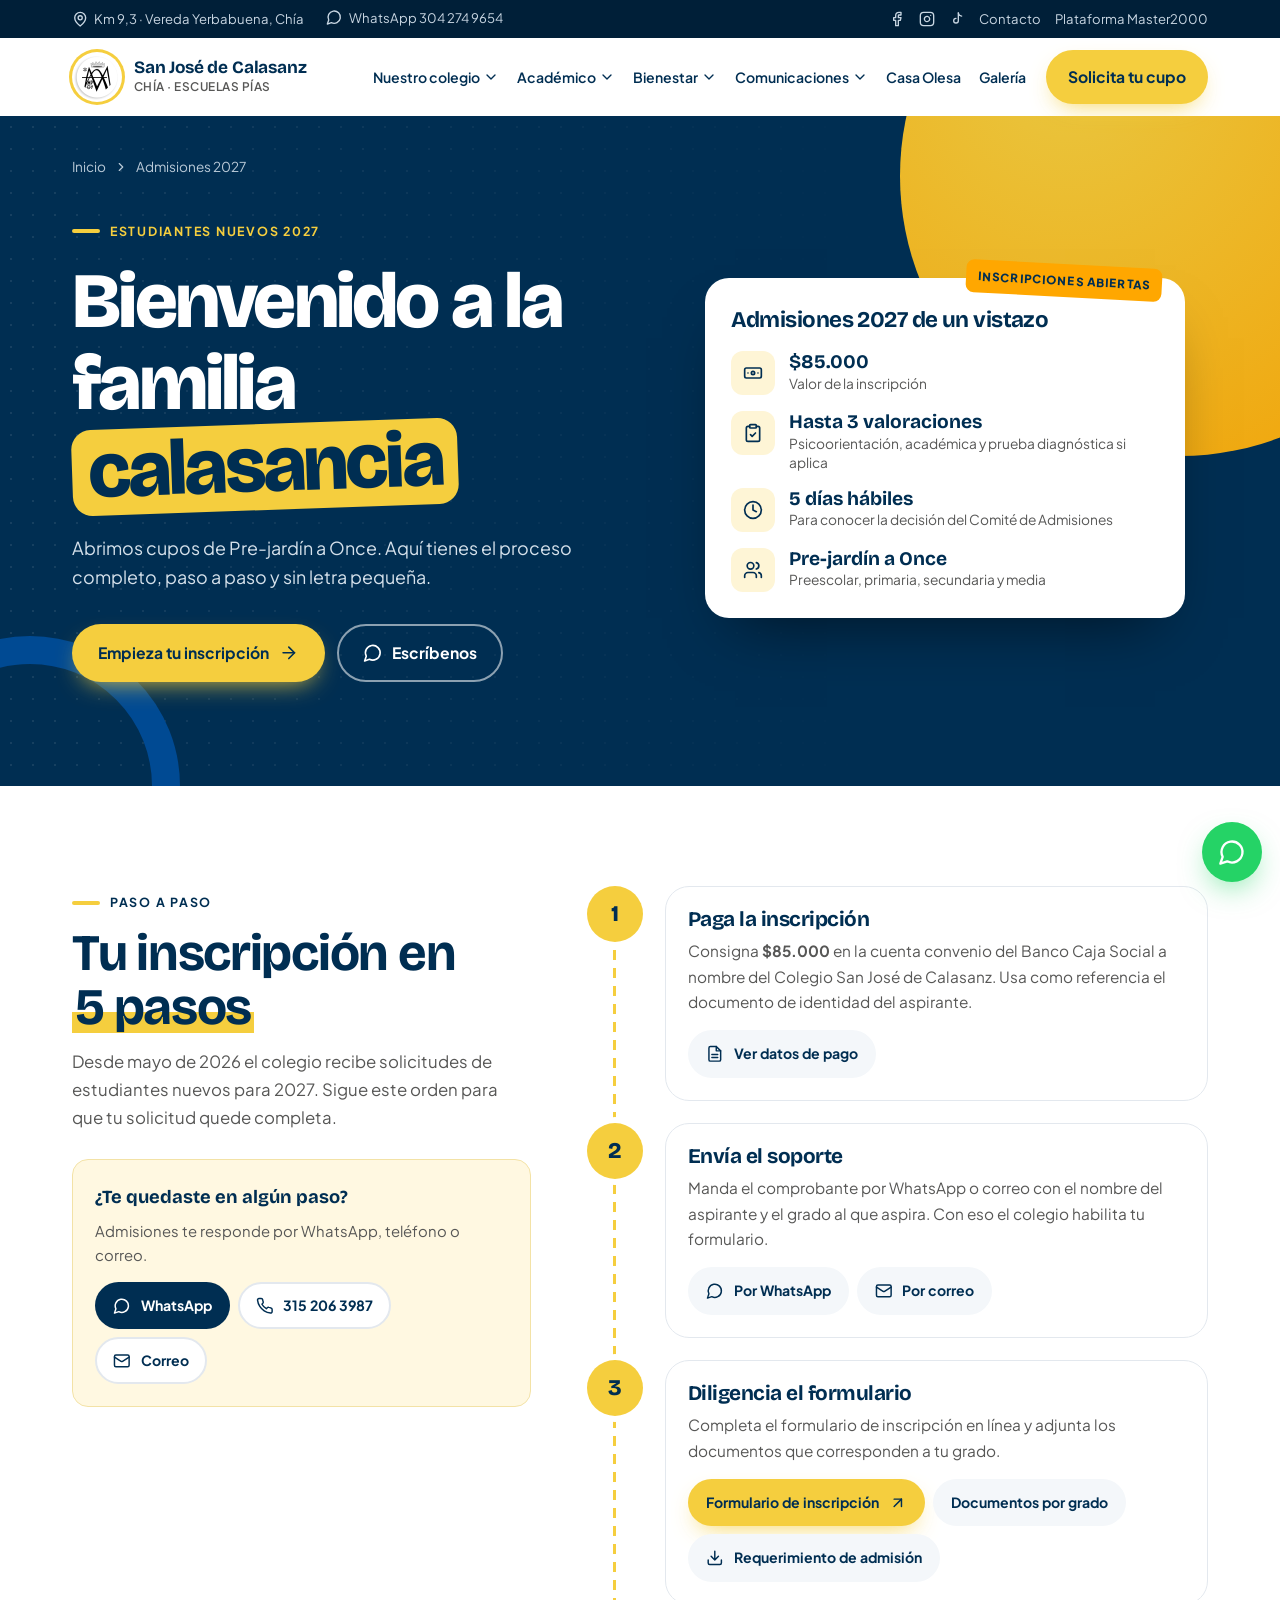
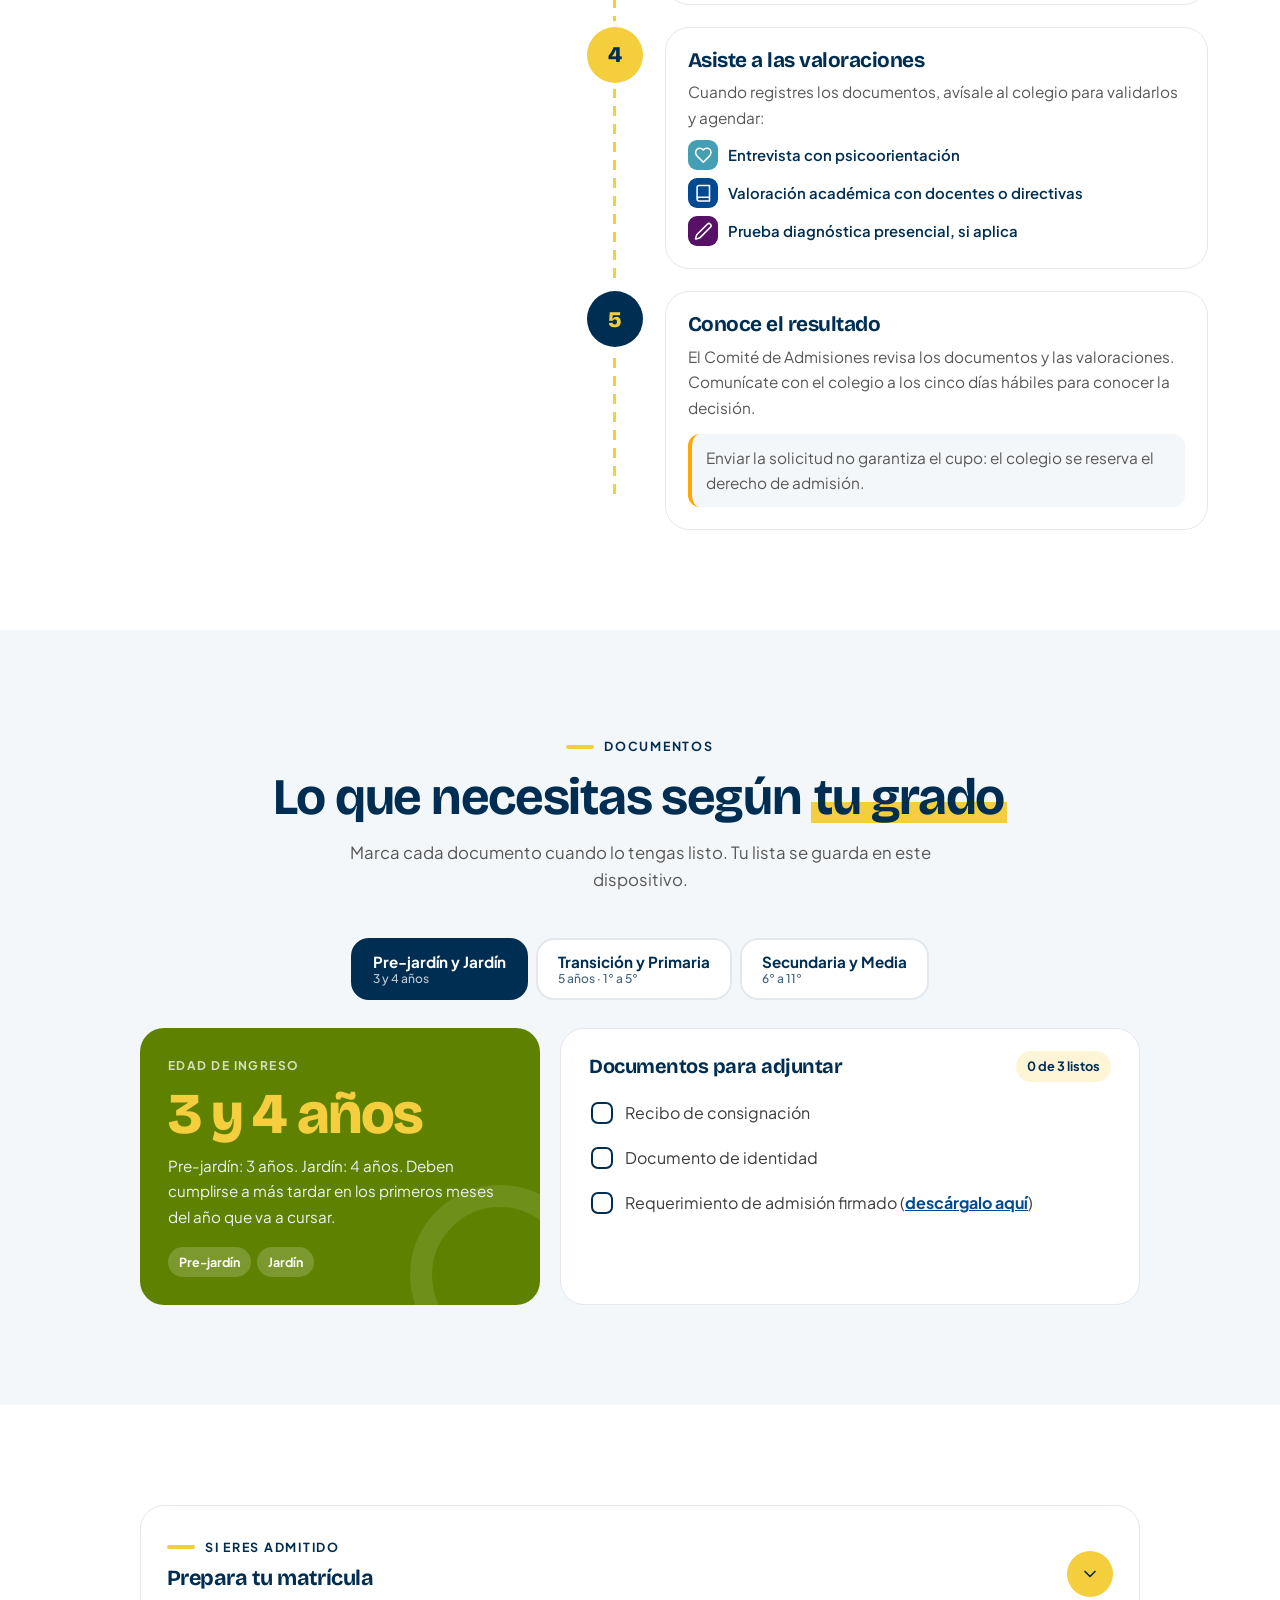
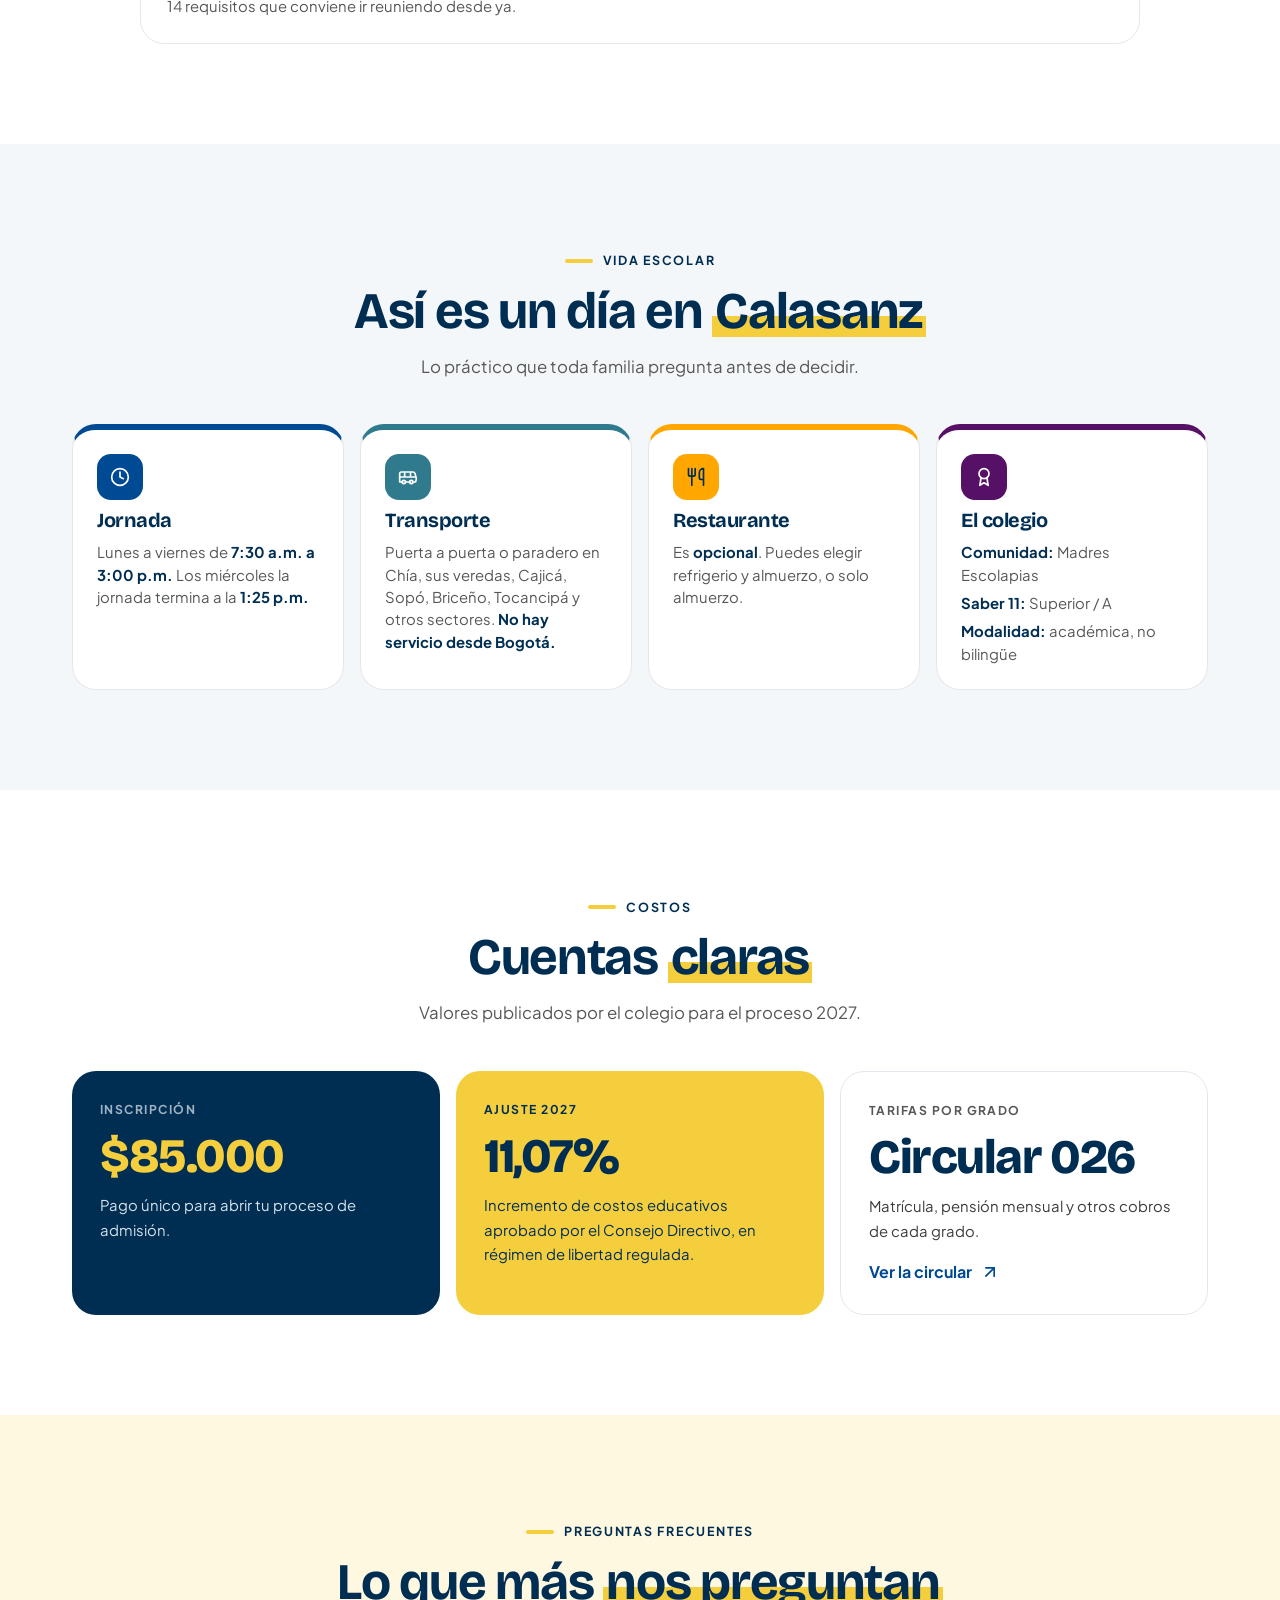
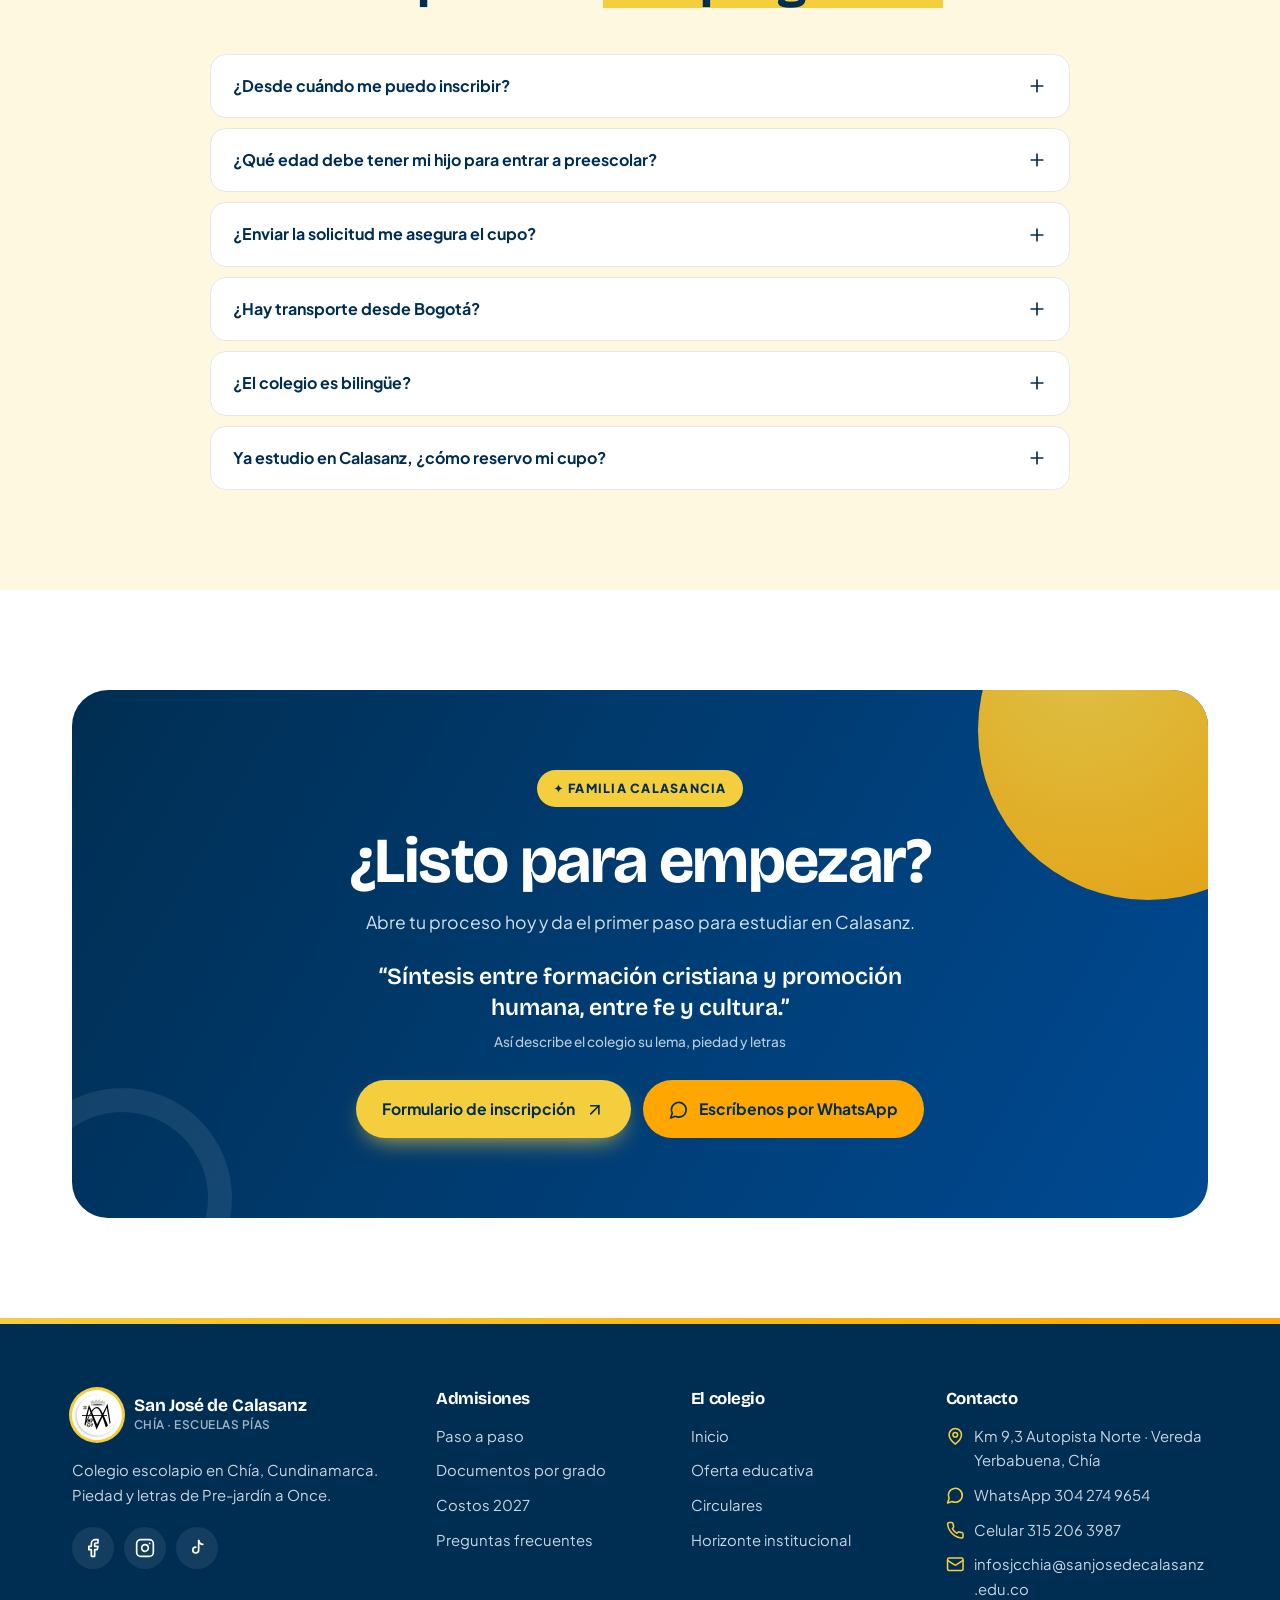
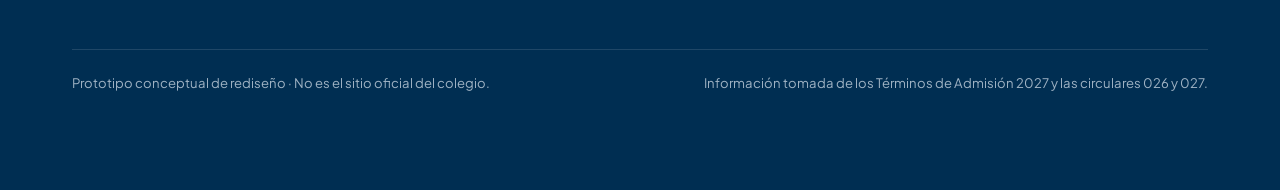
<file: rediseno-calasanz/admisiones.html>
<!doctype html>
<html lang="es">
<head>
<meta charset="utf-8">
<meta name="viewport" content="width=device-width, initial-scale=1">
<title>Admisiones 2027 — Calasanz Chía</title>
<meta name="robots" content="noindex, nofollow"> <!-- PROTOTIPO: borrar al publicar como sitio oficial -->
<meta name="description" content="Prototipo conceptual: proceso de admisión 2027 del Colegio San José de Calasanz (Chía), paso a paso. No es el sitio oficial.">
<link rel="icon" href="img/escudo.png">
<link rel="preconnect" href="https://fonts.googleapis.com">
<link rel="preconnect" href="https://fonts.gstatic.com" crossorigin>
<link href="https://fonts.googleapis.com/css2?family=Bricolage+Grotesque:opsz,wght@12..96,600;12..96,700;12..96,800&family=Plus+Jakarta+Sans:wght@400;500;600;700&display=swap" rel="stylesheet">
<script>document.documentElement.classList.add('js');</script>
<link rel="stylesheet" href="estilos.css?v=13">
<style>
/* ============ Hero interno ============ */
.glance{position:relative; background:#fff; color:var(--ink); border-radius:var(--radius); padding:30px 26px 26px; box-shadow:0 30px 60px -30px rgba(0,0,0,.6); max-width:480px; width:100%; margin:0 auto}
.glance .tape{position:absolute; top:-14px; right:22px; background:var(--orange); color:var(--navy); font-weight:800; font-size:.72rem; letter-spacing:.1em; text-transform:uppercase; padding:7px 12px; border-radius:8px; transform:rotate(3deg)}
.glance h2{font-size:1.4rem; margin-bottom:20px}
.glance ul{list-style:none; margin:0; padding:0; display:grid; gap:16px}
.glance li{display:flex; gap:14px; align-items:flex-start}
.glance .ico{flex:none; width:44px; height:44px; border-radius:12px; display:grid; place-items:center; background:var(--yellow-tint); color:var(--navy)}
.glance b{display:block; font-family:var(--display); color:var(--navy); font-size:1.2rem; line-height:1.15}
.glance small{color:var(--gray); font-size:.86rem; line-height:1.4; display:block}

/* ============ Pasos ============ */
.steps-grid{display:grid; gap:40px}
@media (min-width:960px){.steps-grid{grid-template-columns:.85fr 1.15fr; align-items:start; gap:56px} .steps-aside{position:sticky; top:110px}}
.steps-aside .head{margin-bottom:0}
.help{margin-top:28px; padding:22px; border-radius:var(--radius-sm); background:var(--cream); border:1px solid #F3E2A6}
.help b{display:block; color:var(--navy); font-family:var(--display); font-size:1.15rem; margin-bottom:6px}
.help p{font-size:.93rem; color:var(--gray); margin-bottom:14px}
.help .row{display:flex; flex-wrap:wrap; gap:8px}
.timeline{list-style:none; margin:0; padding:0; position:relative}
.timeline::before{content:""; position:absolute; left:26px; top:28px; bottom:28px; width:3px; background:repeating-linear-gradient(to bottom, var(--yellow) 0 10px, transparent 10px 18px)}
.step{position:relative; display:grid; grid-template-columns:56px 1fr; gap:16px; padding-bottom:22px}
@media (min-width:560px){.step{gap:22px}}
.step:last-child{padding-bottom:0}
.step .n{width:56px; height:56px; border-radius:50%; display:grid; place-items:center; background:var(--yellow); color:var(--navy); font:800 1.4rem var(--display); box-shadow:0 0 0 6px var(--bg); position:relative; z-index:1}
.step.last .n{background:var(--navy); color:var(--yellow)}
.step .box{padding:22px; border-radius:var(--radius); border:1px solid var(--line); background:#fff; transition:box-shadow .2s, transform .2s; min-width:0}
.step .box:hover{box-shadow:var(--shadow); transform:translateX(4px)}
.step h3{font-size:1.3rem; margin-bottom:8px}
.step p{color:var(--gray); font-size:.96rem}
.step .actions{display:flex; flex-wrap:wrap; gap:8px; margin-top:16px}
.step ul{margin:10px 0 0; padding:0; list-style:none; display:grid; gap:8px}
.step ul li{display:flex; gap:10px; align-items:center; font-size:.93rem; color:var(--navy); font-weight:600}
.step ul .dot{flex:none; width:30px; height:30px; border-radius:9px; display:grid; place-items:center; color:#fff}
.warn{margin-top:14px; font-size:.88rem; padding:11px 14px; border-radius:12px; background:var(--soft); color:var(--navy); border-left:4px solid var(--orange)}

/* ============ Documentos por grado ============ */
.tabs{display:flex; gap:8px; flex-wrap:wrap; justify-content:center; margin-bottom:28px}
.tab{padding:12px 20px; border-radius:18px; border:2px solid var(--line); background:#fff; font:700 .95rem var(--body); color:var(--navy); cursor:pointer; text-align:left; transition:background .2s, border-color .2s, color .2s}
.tab:hover{border-color:var(--navy)}
.tab small{display:block; font-weight:500; font-size:.75rem; opacity:.75}
.tab[aria-selected="true"]{background:var(--navy); border-color:var(--navy); color:#fff}
.docs{display:grid; gap:20px; max-width:1000px; margin:0 auto}
@media (min-width:880px){.docs{grid-template-columns:1fr 1.45fr}}
.docs[hidden]{display:none}
.age{position:relative; overflow:hidden; isolation:isolate; padding:28px; border-radius:var(--radius); color:#fff; display:flex; flex-direction:column; gap:10px; min-height:240px}
.age::after{content:""; position:absolute; z-index:-1; width:180px; height:180px; border-radius:50%; border:22px solid rgba(255,255,255,.1); right:-50px; bottom:-60px}
.age .lbl{font-size:.75rem; font-weight:700; letter-spacing:.12em; text-transform:uppercase; color:rgba(255,255,255,.75)}
.age .big{font:800 clamp(2.8rem,6vw,3.6rem)/1 var(--display); color:var(--yellow); letter-spacing:-.03em}
.age p{color:#EEF3F7; font-size:.95rem}
.age .chips{display:flex; flex-wrap:wrap; gap:6px; margin-top:auto; padding-top:8px}
.age .chips span{font-size:.78rem; font-weight:700; padding:5px 11px; border-radius:999px; background:rgba(255,255,255,.18)}
.checklist{padding:22px; border-radius:var(--radius); background:#fff; border:1px solid var(--line)}
.checklist-head{display:flex; justify-content:space-between; align-items:center; gap:12px; margin-bottom:8px; padding:0 6px}
.checklist-head h3{font-size:1.25rem}
.progress{font-size:.8rem; font-weight:700; padding:5px 11px; border-radius:999px; background:var(--yellow-tint); color:var(--navy); white-space:nowrap}
.progress.done{background:var(--green); color:var(--navy)}
.checklist label{display:flex; gap:12px; align-items:flex-start; padding:11px 8px; border-radius:12px; cursor:pointer; transition:background .2s; line-height:1.45}
.checklist label:hover{background:var(--soft)}
.checklist input{appearance:none; -webkit-appearance:none; flex:none; width:22px; height:22px; margin:1px 0 0; border:2px solid var(--navy); border-radius:7px; display:grid; place-items:center; cursor:pointer; background:#fff; transition:background .15s, border-color .15s}
.checklist input:checked{background:var(--yellow); border-color:var(--yellow)}
.checklist input:checked::after{content:""; width:6px; height:11px; border:solid var(--navy); border-width:0 3px 3px 0; transform:translate(0,-1px) rotate(45deg)}
.checklist input:checked + span{text-decoration:line-through; color:var(--gray)}
.checklist input:focus-visible{outline:3px solid var(--orange); outline-offset:2px}
.checklist a{color:var(--blue); font-weight:700}
.checklist .note{font-size:.82rem; color:var(--gray); margin-top:8px; padding:0 8px}

/* ============ Matrícula ============ */
.acc{max-width:1000px; margin:0 auto; border-radius:var(--radius); background:#fff; border:1px solid var(--line); overflow:hidden}
.acc summary{display:flex; justify-content:space-between; align-items:center; gap:16px; padding:24px 26px; cursor:pointer; list-style:none}
.acc summary::-webkit-details-marker{display:none}
.acc summary h3{font-size:1.35rem}
.acc summary p{color:var(--gray); font-size:.93rem; margin-top:4px}
.acc .tog{flex:none; width:46px; height:46px; border-radius:50%; display:grid; place-items:center; background:var(--yellow); color:var(--navy); transition:transform .25s}
.acc[open] .tog{transform:rotate(180deg)}
.acc ol{margin:0; padding:4px 26px 28px; list-style:none; counter-reset:req; display:grid; gap:12px}
@media (min-width:760px){.acc ol{grid-template-columns:1fr 1fr; column-gap:32px}}
.acc li{counter-increment:req; display:flex; gap:12px; align-items:flex-start; font-size:.93rem; line-height:1.45}
.acc li::before{content:counter(req); flex:none; width:28px; height:28px; border-radius:8px; display:grid; place-items:center; background:var(--soft); color:var(--navy); font:800 .8rem var(--display)}

/* ============ Vida escolar ============ */
.life-grid{display:grid; gap:16px}
@media (min-width:640px){.life-grid{grid-template-columns:repeat(2,1fr)}}
@media (min-width:1040px){.life-grid{grid-template-columns:repeat(4,1fr)}}
.life{padding:24px; border-radius:var(--radius); background:#fff; border:1px solid var(--line); border-top:6px solid var(--c); display:flex; flex-direction:column; gap:10px; transition:transform .25s, box-shadow .25s}
.life:hover{transform:translateY(-4px); box-shadow:var(--shadow)}
.life .ico{width:46px; height:46px; border-radius:14px; display:grid; place-items:center; background:var(--c); color:var(--ic, #fff)}
.life h3{font-size:1.25rem}
.life p,.life li{font-size:.93rem; color:var(--gray); line-height:1.5}
.life ul{margin:0; padding:0; list-style:none; display:grid; gap:6px}
.life b{color:var(--navy)}

/* ============ Costos ============ */
.costs{display:grid; gap:16px}
@media (min-width:880px){.costs{grid-template-columns:repeat(3,1fr)}}
.cost{padding:28px; border-radius:var(--radius); display:flex; flex-direction:column; gap:8px}
.cost .lbl{font-size:.76rem; font-weight:700; letter-spacing:.12em; text-transform:uppercase}
.cost b{display:block; font:800 clamp(2.3rem,4vw,3rem)/1.05 var(--display); letter-spacing:-.03em; margin:4px 0}
.cost p{font-size:.93rem}
.cost a{margin-top:auto; padding-top:8px; display:inline-flex; align-items:center; gap:8px; font-weight:700; text-decoration:none}
.cost.c1{background:var(--navy); color:#D5E1EB} .cost.c1 b{color:var(--yellow)} .cost.c1 .lbl{color:#9FB3C4}
.cost.c2{background:var(--yellow); color:var(--navy)}
.cost.c3{background:#fff; color:var(--ink); border:1px solid var(--line)} .cost.c3 b{color:var(--navy)} .cost.c3 .lbl{color:var(--gray)} .cost.c3 a{color:var(--blue)}

/* ============ FAQ ============ */
.faq{max-width:860px; margin:0 auto; display:grid; gap:10px}
.faq details{border-radius:var(--radius-sm); background:#fff; border:1px solid var(--line); transition:border-color .2s, box-shadow .2s}
.faq details[open]{border-color:var(--yellow); box-shadow:0 0 0 3px var(--yellow-tint)}
.faq summary{display:flex; justify-content:space-between; align-items:center; gap:16px; padding:18px 22px; cursor:pointer; list-style:none; font-weight:700; color:var(--navy)}
.faq summary::-webkit-details-marker{display:none}
.faq summary .icon{flex:none; transition:transform .25s}
.faq details[open] summary .icon{transform:rotate(45deg)}
.faq details p{padding:0 22px 20px; color:var(--gray); font-size:.95rem}
.faq details p a{color:var(--blue); font-weight:700}
</style>
</head>
<body>

<svg width="0" height="0" style="position:absolute" aria-hidden="true">
  <symbol id="i-arrow" viewBox="0 0 24 24"><path d="M5 12h14"/><path d="m12 5 7 7-7 7"/></symbol>
  <symbol id="i-chev" viewBox="0 0 24 24"><path d="m6 9 6 6 6-6"/></symbol>
  <symbol id="i-right" viewBox="0 0 24 24"><path d="m9 18 6-6-6-6"/></symbol>
  <symbol id="i-out" viewBox="0 0 24 24"><path d="M7 17 17 7"/><path d="M7 7h10v10"/></symbol>
  <symbol id="i-plus" viewBox="0 0 24 24"><path d="M12 5v14M5 12h14"/></symbol>
  <symbol id="i-cash" viewBox="0 0 24 24"><rect width="20" height="12" x="2" y="6" rx="2"/><circle cx="12" cy="12" r="2"/><path d="M6 12h.01M18 12h.01"/></symbol>
  <symbol id="i-clip" viewBox="0 0 24 24"><rect width="8" height="4" x="8" y="2" rx="1"/><path d="M16 4h2a2 2 0 0 1 2 2v14a2 2 0 0 1-2 2H6a2 2 0 0 1-2-2V6a2 2 0 0 1 2-2h2"/><path d="m9 14 2 2 4-4"/></symbol>
  <symbol id="i-clock" viewBox="0 0 24 24"><circle cx="12" cy="12" r="10"/><path d="M12 6v6l4 2"/></symbol>
  <symbol id="i-users" viewBox="0 0 24 24"><path d="M16 21v-2a4 4 0 0 0-4-4H6a4 4 0 0 0-4 4v2"/><circle cx="9" cy="7" r="4"/><path d="M22 21v-2a4 4 0 0 0-3-3.87M16 3.13a4 4 0 0 1 0 7.75"/></symbol>
  <symbol id="i-heart" viewBox="0 0 24 24"><path d="M19 14c1.49-1.46 3-3.21 3-5.5A5.5 5.5 0 0 0 16.5 3c-1.76 0-3 .5-4.5 2-1.5-1.5-2.74-2-4.5-2A5.5 5.5 0 0 0 2 8.5c0 2.3 1.5 4.05 3 5.5l7 7Z"/></symbol>
  <symbol id="i-book" viewBox="0 0 24 24"><path d="M4 19.5v-15A2.5 2.5 0 0 1 6.5 2H20v20H6.5a2.5 2.5 0 0 1 0-5H20"/></symbol>
  <symbol id="i-pencil" viewBox="0 0 24 24"><path d="M21.17 6.81a1 1 0 0 0-3.98-3.98L3.84 16.17a2 2 0 0 0-.5.83l-1.32 4.35a.5.5 0 0 0 .62.62l4.35-1.32a2 2 0 0 0 .83-.5z"/></symbol>
  <symbol id="i-bus" viewBox="0 0 24 24"><path d="M8 6v6M15 6v6M2 12h19.6M18 18h3s.5-1.7.8-2.8c.1-.4.2-.8.2-1.2s-.1-.8-.2-1.2l-1.4-5C20.1 6.8 19.1 6 18 6H4a2 2 0 0 0-2 2v10h3"/><circle cx="7" cy="18" r="2"/><path d="M9 18h5"/><circle cx="16" cy="18" r="2"/></symbol>
  <symbol id="i-food" viewBox="0 0 24 24"><path d="M3 2v7c0 1.1.9 2 2 2h4a2 2 0 0 0 2-2V2M7 2v20M21 15V2a5 5 0 0 0-5 5v6c0 1.1.9 2 2 2h3Zm0 0v7"/></symbol>
  <symbol id="i-award" viewBox="0 0 24 24"><circle cx="12" cy="8" r="6"/><path d="M15.48 12.89 17 22l-5-3-5 3 1.52-9.11"/></symbol>
  <symbol id="i-download" viewBox="0 0 24 24"><path d="M21 15v4a2 2 0 0 1-2 2H5a2 2 0 0 1-2-2v-4"/><path d="m7 10 5 5 5-5M12 15V3"/></symbol>
  <symbol id="i-file" viewBox="0 0 24 24"><path d="M14 2H6a2 2 0 0 0-2 2v16a2 2 0 0 0 2 2h12a2 2 0 0 0 2-2V8z"/><path d="M14 2v6h6M16 13H8M16 17H8"/></symbol>
  <symbol id="i-mail" viewBox="0 0 24 24"><rect width="20" height="16" x="2" y="4" rx="2"/><path d="m22 7-8.97 5.7a1.94 1.94 0 0 1-2.06 0L2 7"/></symbol>
  <symbol id="i-menu" viewBox="0 0 24 24"><path d="M4 7h16M4 12h16M4 17h16"/></symbol>
  <symbol id="i-x" viewBox="0 0 24 24"><path d="M18 6 6 18M6 6l12 12"/></symbol>
  <symbol id="i-pin" viewBox="0 0 24 24"><path d="M20 10c0 6-8 12-8 12s-8-6-8-12a8 8 0 0 1 16 0Z"/><circle cx="12" cy="10" r="3"/></symbol>
  <symbol id="i-phone" viewBox="0 0 24 24"><path d="M22 16.9v3a2 2 0 0 1-2.2 2 19.8 19.8 0 0 1-8.6-3.1 19.5 19.5 0 0 1-6-6A19.8 19.8 0 0 1 2.1 4.2 2 2 0 0 1 4.1 2h3a2 2 0 0 1 2 1.7c.1 1 .4 1.9.7 2.8a2 2 0 0 1-.5 2.1L8.1 9.9a16 16 0 0 0 6 6l1.3-1.3a2 2 0 0 1 2.1-.4c.9.3 1.8.6 2.8.7a2 2 0 0 1 1.7 2z"/></symbol>
  <symbol id="i-chat" viewBox="0 0 24 24"><path d="M7.9 20A9 9 0 1 0 4 16.1L2 22Z"/></symbol>
  <symbol id="i-ig" viewBox="0 0 24 24"><rect width="20" height="20" x="2" y="2" rx="5"/><path d="M16 11.4A4 4 0 1 1 12.6 8 4 4 0 0 1 16 11.4z"/><path d="M17.5 6.5h.01"/></symbol>
  <symbol id="i-tt" viewBox="0 0 24 24"><path d="M14 3v11.5a3.5 3.5 0 1 1-3.5-3.5"/><path d="M14 3c.5 2.8 2.4 4.5 5 4.6"/></symbol>
  <symbol id="i-fb" viewBox="0 0 24 24"><path d="M18 2h-3a5 5 0 0 0-5 5v3H7v4h3v8h4v-8h3l1-4h-4V7a1 1 0 0 1 1-1h3z"/></symbol>
  <symbol id="i-yt" viewBox="0 0 24 24"><path d="M2.5 17a24 24 0 0 1 0-10 2 2 0 0 1 1.4-1.4 49.6 49.6 0 0 1 16.2 0A2 2 0 0 1 21.5 7a24 24 0 0 1 0 10 2 2 0 0 1-1.4 1.4 49.6 49.6 0 0 1-16.2 0A2 2 0 0 1 2.5 17"/><path d="m10 15 5-3-5-3z"/></symbol>
</svg>

<!-- Barra superior -->
<div class="topbar">
  <div class="wrap">
    <div class="info">
      <span><svg class="icon"><use href="#i-pin"/></svg> Km 9,3 · Vereda Yerbabuena, Chía</span>
      <a href="https://wa.link/hoishm" target="_blank" rel="noopener"><span><svg class="icon"><use href="#i-chat"/></svg> WhatsApp 304 274 9654</span></a>
    </div>
    <div class="soc">
      <a href="https://www.facebook.com/sanjose.decalasanz.144" target="_blank" rel="noopener" aria-label="Facebook"><svg class="icon"><use href="#i-fb"/></svg></a>
      <a href="https://www.instagram.com/sanjosedecalasanzchia/" target="_blank" rel="noopener" aria-label="Instagram"><svg class="icon"><use href="#i-ig"/></svg></a>
      <a href="https://www.tiktok.com/@sjcalasanz" target="_blank" rel="noopener" aria-label="TikTok"><svg class="icon"><use href="#i-tt"/></svg></a>
      <a href="#contacto">Contacto</a>
      <a href="https://login.master2000.net/ingreso/?A=425175000365&amp;&amp;" target="_blank" rel="noopener">Plataforma Master2000</a>
    </div>
  </div>
</div>

<!-- Header -->
<header class="site-header">
  <nav class="wrap nav" aria-label="Principal">
    <a class="brand" href="index.html">
      <img src="img/escudo.png" alt="Escudo del Colegio San José de Calasanz">
      <span><b>San José de Calasanz</b><small>CHÍA · ESCUELAS PÍAS</small></span>
    </a>
    <ul class="menu">
      <li>
        <button type="button" aria-haspopup="true">Nuestro colegio <svg class="icon chev"><use href="#i-chev"/></svg></button>
        <div class="sub"><ul>
          <li><a href="nuestro-colegio.html#horizonte">Misión y visión</a></li>
          <li><a href="nuestro-colegio.html#valores">Valores</a></li>
          <li><a href="nuestro-colegio.html#pedagogia">Propuesta pedagógica</a></li>
          <li><a href="nuestro-colegio.html#historia">Reseña histórica</a></li>
          <li><a href="nuestro-colegio.html#comunidad">Organigrama</a></li>
          <li><a href="nuestro-colegio.html#documentos">Manual, PEI y documentos</a></li>
        </ul></div>
      </li>
      <li>
        <button type="button" aria-haspopup="true">Académico <svg class="icon chev"><use href="#i-chev"/></svg></button>
        <div class="sub"><ul>
          <li><a href="academico.html#grados">Mi grado y plan de estudios</a></li>
          <li><a href="academico.html#aprendemos">Cómo aprendemos</a></li>
          <li><a href="academico.html#evaluacion">Sistema de evaluación</a></li>
          <li><a href="academico.html#proyectos">Proyectos transversales</a></li>
          <li><a href="academico.html#docentes">Directorio y atención a padres</a></li>
          <li><a href="academico.html#recursos">Textos y plataformas</a></li>
        </ul></div>
      </li>
      <li>
        <button type="button" aria-haspopup="true">Bienestar <svg class="icon chev"><use href="#i-chev"/></svg></button>
        <div class="sub"><ul>
          <li><a href="bienestar.html#psico">Psicoorientación</a></li>
          <li><a href="bienestar.html#salud">Salud y póliza estudiantil</a></li>
          <li><a href="bienestar.html#restaurante">Restaurante y loncheras</a></li>
          <li><a href="bienestar.html#rutas">Rutas escolares</a></li>
          <li><a href="bienestar.html#biblioteca">Biblioteca</a></li>
          <li><a href="bienestar.html#extraescolares">Extraescolares</a></li>
        </ul></div>
      </li>
      <li>
        <button type="button" aria-haspopup="true">Comunicaciones <svg class="icon chev"><use href="#i-chev"/></svg></button>
        <div class="sub"><ul>
          <li><a href="comunicaciones.html#agenda">Agenda de fin de año</a></li>
          <li><a href="comunicaciones.html#circulares">Circulares</a></li>
          <li><a href="comunicaciones.html#calendario">Calendario 2026</a></li>
          <li><a href="comunicaciones.html#noticias">Noticias</a></li>
          <li><a href="comunicaciones.html#canales">Canales oficiales</a></li>
          <li><a href="comunicaciones.html#sqrr">Sugerencias y reclamos (SQRR)</a></li>
          <li><a href="index.html#siguenos">Redes sociales y videos</a></li>
        </ul></div>
      </li>
      <li><a href="casa-olesa.html">Casa Olesa</a></li>
      <li><a href="galeria.html">Galería</a></li>
    </ul>
    <a class="btn btn-yellow" href="#pasos" aria-current="page">Solicita tu cupo</a>
    <button class="burger" type="button" aria-label="Abrir menú" aria-expanded="false" aria-controls="drawer"><svg class="icon"><use href="#i-menu"/></svg></button>
  </nav>
</header>

<!-- Menú móvil -->
<div class="drawer" id="drawer" aria-hidden="true">
  <div class="scrim" data-close></div>
  <div class="panel">
    <div class="top">
      <span class="brand"><img src="img/escudo.png" alt=""><span><b>San José de Calasanz</b><small>CHÍA · ESCUELAS PÍAS</small></span></span>
      <button class="burger" type="button" data-close aria-label="Cerrar menú"><svg class="icon"><use href="#i-x"/></svg></button>
    </div>
    <a class="solo" href="index.html">Inicio <svg class="icon"><use href="#i-arrow"/></svg></a>
    <details open><summary>Admisiones 2027 <svg class="icon chev"><use href="#i-chev"/></svg></summary><ul>
      <li><a href="#pasos">Paso a paso</a></li>
      <li><a href="#documentos">Documentos por grado</a></li>
      <li><a href="#matricula">Requisitos de matrícula</a></li>
      <li><a href="#costos">Costos</a></li>
      <li><a href="#preguntas">Preguntas frecuentes</a></li>
    </ul></details>
    <details><summary>Nuestro colegio <svg class="icon chev"><use href="#i-chev"/></svg></summary><ul>
      <li><a href="nuestro-colegio.html#horizonte">Misión y visión</a></li>
      <li><a href="nuestro-colegio.html#valores">Valores</a></li>
      <li><a href="nuestro-colegio.html#historia">Reseña histórica</a></li>
      <li><a href="nuestro-colegio.html#campus">Campus</a></li>
      <li><a href="nuestro-colegio.html#comunidad">Organigrama</a></li>
      <li><a href="nuestro-colegio.html#documentos">Documentos</a></li>
    </ul></details>
    <details><summary>Académico <svg class="icon chev"><use href="#i-chev"/></svg></summary><ul>
      <li><a href="academico.html#grados">Mi grado y plan de estudios</a></li>
      <li><a href="academico.html#evaluacion">Sistema de evaluación</a></li>
      <li><a href="academico.html#docentes">Directorio y atención a padres</a></li>
      <li><a href="academico.html#recursos">Textos y plataformas</a></li>
    </ul></details>
    <details><summary>Bienestar <svg class="icon chev"><use href="#i-chev"/></svg></summary><ul>
      <li><a href="bienestar.html#psico">Psicoorientación</a></li>
      <li><a href="bienestar.html#salud">Salud y póliza estudiantil</a></li>
      <li><a href="bienestar.html#restaurante">Restaurante y loncheras</a></li>
      <li><a href="bienestar.html#rutas">Rutas escolares</a></li>
    </ul></details>
    <details><summary>Comunicaciones <svg class="icon chev"><use href="#i-chev"/></svg></summary><ul>
      <li><a href="comunicaciones.html#agenda">Agenda de fin de año</a></li>
      <li><a href="comunicaciones.html#circulares">Circulares</a></li>
      <li><a href="comunicaciones.html#calendario">Calendario 2026</a></li>
      <li><a href="comunicaciones.html#canales">Canales oficiales</a></li>
      <li><a href="comunicaciones.html#sqrr">Sugerencias y reclamos</a></li>
    </ul></details>
    <a class="solo" href="casa-olesa.html">Casa de Encuentros Olesa <svg class="icon"><use href="#i-arrow"/></svg></a>
    <a class="solo" href="galeria.html">Galería <svg class="icon"><use href="#i-arrow"/></svg></a>
    <a class="solo" href="#contacto">Contacto <svg class="icon"><use href="#i-arrow"/></svg></a>
    <a class="btn btn-yellow" href="https://login.master2000.net/ingreso/inscripciones.php?A=425175000365&amp;AP=24&amp;TU=80&amp;" target="_blank" rel="noopener">Formulario de inscripción</a>
  </div>
</div>

<main>

  <!-- HERO -->
  <section class="hero page-hero">
    <span class="sun" aria-hidden="true"></span><span class="ring" aria-hidden="true"></span>
    <div class="wrap">
      <nav class="crumbs" aria-label="Ruta"><a href="index.html">Inicio</a><svg class="icon"><use href="#i-right"/></svg><span aria-current="page">Admisiones 2027</span></nav>
      <div class="hero-grid">
        <div>
          <span class="kicker">Estudiantes nuevos 2027</span>
          <h1>Bienvenido a la familia <span class="pill">calasancia</span></h1>
          <p class="hero-lead">Abrimos cupos de Pre-jardín a Once. Aquí tienes el proceso completo, paso a paso y sin letra pequeña.</p>
          <div class="hero-ctas">
            <a class="btn btn-yellow" href="#pasos">Empieza tu inscripción <svg class="icon"><use href="#i-arrow"/></svg></a>
            <a class="btn btn-line" href="https://wa.link/hoishm" target="_blank" rel="noopener"><svg class="icon"><use href="#i-chat"/></svg> Escríbenos</a>
          </div>
        </div>
        <aside class="glance" aria-label="Resumen del proceso">
          <span class="tape">Inscripciones abiertas</span>
          <h2>Admisiones 2027 de un vistazo</h2>
          <ul>
            <li><span class="ico"><svg class="icon"><use href="#i-cash"/></svg></span><span><b>$85.000</b><small>Valor de la inscripción</small></span></li>
            <li><span class="ico"><svg class="icon"><use href="#i-clip"/></svg></span><span><b>Hasta 3 valoraciones</b><small>Psicoorientación, académica y prueba diagnóstica si aplica</small></span></li>
            <li><span class="ico"><svg class="icon"><use href="#i-clock"/></svg></span><span><b>5 días hábiles</b><small>Para conocer la decisión del Comité de Admisiones</small></span></li>
            <li><span class="ico"><svg class="icon"><use href="#i-users"/></svg></span><span><b>Pre-jardín a Once</b><small>Preescolar, primaria, secundaria y media</small></span></li>
          </ul>
        </aside>
      </div>
    </div>
  </section>

  <!-- PASOS -->
  <section id="pasos">
    <div class="wrap steps-grid">
      <div class="steps-aside reveal">
        <div class="head">
          <span class="kicker">Paso a paso</span>
          <h2>Tu inscripción en <span class="mark">5&nbsp;pasos</span></h2>
          <p>Desde mayo de 2026 el colegio recibe solicitudes de estudiantes nuevos para 2027. Sigue este orden para que tu solicitud quede completa.</p>
        </div>
        <div class="help">
          <b>¿Te quedaste en algún paso?</b>
          <p>Admisiones te responde por WhatsApp, teléfono o correo.</p>
          <div class="row">
            <a class="btn btn-sm btn-navy" href="https://wa.link/hoishm" target="_blank" rel="noopener"><svg class="icon"><use href="#i-chat"/></svg> WhatsApp</a>
            <a class="btn btn-sm btn-white" href="tel:+573152063987"><svg class="icon"><use href="#i-phone"/></svg> 315 206 3987</a>
            <a class="btn btn-sm btn-white" href="mailto:infosjcchia@sanjosedecalasanz.edu.co"><svg class="icon"><use href="#i-mail"/></svg> Correo</a>
          </div>
        </div>
      </div>

      <ol class="timeline">
        <li class="step reveal">
          <span class="n">1</span>
          <div class="box">
            <h3>Paga la inscripción</h3>
            <p>Consigna <strong>$85.000</strong> en la cuenta convenio del Banco Caja Social a nombre del Colegio San José de Calasanz. Usa como referencia el documento de identidad del aspirante.</p>
            <div class="actions"><a class="btn btn-sm btn-soft" href="https://www.master2000.net/recursos/uploads/338/2027/inscripciones/TerminosyCondicionesAdmisiones2027.pdf" target="_blank" rel="noopener"><svg class="icon"><use href="#i-file"/></svg> Ver datos de pago</a></div>
          </div>
        </li>
        <li class="step reveal">
          <span class="n">2</span>
          <div class="box">
            <h3>Envía el soporte</h3>
            <p>Manda el comprobante por WhatsApp o correo con el nombre del aspirante y el grado al que aspira. Con eso el colegio habilita tu formulario.</p>
            <div class="actions">
              <a class="btn btn-sm btn-soft" href="https://wa.link/hoishm" target="_blank" rel="noopener"><svg class="icon"><use href="#i-chat"/></svg> Por WhatsApp</a>
              <a class="btn btn-sm btn-soft" href="mailto:infosjcchia@sanjosedecalasanz.edu.co?subject=Soporte%20de%20inscripci%C3%B3n%202027"><svg class="icon"><use href="#i-mail"/></svg> Por correo</a>
            </div>
          </div>
        </li>
        <li class="step reveal">
          <span class="n">3</span>
          <div class="box">
            <h3>Diligencia el formulario</h3>
            <p>Completa el formulario de inscripción en línea y adjunta los documentos que corresponden a tu grado.</p>
            <div class="actions">
              <a class="btn btn-sm btn-yellow" href="https://login.master2000.net/ingreso/inscripciones.php?A=425175000365&amp;AP=24&amp;TU=80&amp;" target="_blank" rel="noopener">Formulario de inscripción <svg class="icon"><use href="#i-out"/></svg></a>
              <a class="btn btn-sm btn-soft" href="#documentos">Documentos por grado</a>
              <a class="btn btn-sm btn-soft" href="https://www.master2000.net/recursos/uploads/338/2027/inscripciones/RequerimientodeAdmision2024.pdf" target="_blank" rel="noopener"><svg class="icon"><use href="#i-download"/></svg> Requerimiento de admisión</a>
            </div>
          </div>
        </li>
        <li class="step reveal">
          <span class="n">4</span>
          <div class="box">
            <h3>Asiste a las valoraciones</h3>
            <p>Cuando registres los documentos, avísale al colegio para validarlos y agendar:</p>
            <ul>
              <li><span class="dot" style="background:var(--teal)"><svg class="icon"><use href="#i-heart"/></svg></span>Entrevista con psicoorientación</li>
              <li><span class="dot" style="background:var(--blue)"><svg class="icon"><use href="#i-book"/></svg></span>Valoración académica con docentes o directivas</li>
              <li><span class="dot" style="background:var(--purple)"><svg class="icon"><use href="#i-pencil"/></svg></span>Prueba diagnóstica presencial, si aplica</li>
            </ul>
          </div>
        </li>
        <li class="step last reveal">
          <span class="n">5</span>
          <div class="box">
            <h3>Conoce el resultado</h3>
            <p>El Comité de Admisiones revisa los documentos y las valoraciones. Comunícate con el colegio a los cinco días hábiles para conocer la decisión.</p>
            <p class="warn">Enviar la solicitud no garantiza el cupo: el colegio se reserva el derecho de admisión.</p>
          </div>
        </li>
      </ol>
    </div>
  </section>

  <!-- DOCUMENTOS -->
  <section id="documentos" class="bg-soft">
    <div class="wrap">
      <div class="head center reveal">
        <span class="kicker">Documentos</span>
        <h2>Lo que necesitas según <span class="mark">tu grado</span></h2>
        <p>Marca cada documento cuando lo tengas listo. Tu lista se guarda en este dispositivo.</p>
      </div>
      <div class="tabs reveal" role="tablist" aria-label="Grupos de grados">
        <button class="tab" type="button" role="tab" id="tab-pj" aria-controls="panel-pj" aria-selected="true">Pre-jardín y Jardín<small>3 y 4 años</small></button>
        <button class="tab" type="button" role="tab" id="tab-tp" aria-controls="panel-tp" aria-selected="false" tabindex="-1">Transición y Primaria<small>5 años · 1° a 5°</small></button>
        <button class="tab" type="button" role="tab" id="tab-sm" aria-controls="panel-sm" aria-selected="false" tabindex="-1">Secundaria y Media<small>6° a 11°</small></button>
      </div>

      <div class="docs" role="tabpanel" id="panel-pj" aria-labelledby="tab-pj">
        <div class="age" style="background:#5E8200">
          <span class="lbl">Edad de ingreso</span>
          <span class="big">3 y 4 años</span>
          <p>Pre-jardín: 3 años. Jardín: 4 años. Deben cumplirse a más tardar en los primeros meses del año que va a cursar.</p>
          <div class="chips"><span>Pre-jardín</span><span>Jardín</span></div>
        </div>
        <div class="checklist" data-checklist="pj">
          <div class="checklist-head"><h3>Documentos para adjuntar</h3><span class="progress" aria-live="polite"></span></div>
          <label><input type="checkbox" data-doc="recibo"><span>Recibo de consignación</span></label>
          <label><input type="checkbox" data-doc="id"><span>Documento de identidad</span></label>
          <label><input type="checkbox" data-doc="req"><span>Requerimiento de admisión firmado (<a href="https://www.master2000.net/recursos/uploads/338/2027/inscripciones/RequerimientodeAdmision2024.pdf" target="_blank" rel="noopener">descárgalo aquí</a>)</span></label>
        </div>
      </div>

      <div class="docs" role="tabpanel" id="panel-tp" aria-labelledby="tab-tp" hidden>
        <div class="age" style="background:#2F7A8C">
          <span class="lbl">Edad de ingreso a Transición</span>
          <span class="big">5 años</span>
          <p>Cumplidos a más tardar en los primeros meses del año que va a cursar. Para primaria se adjuntan además los soportes del colegio de procedencia.</p>
          <div class="chips"><span>Transición</span><span>1°</span><span>2°</span><span>3°</span><span>4°</span><span>5°</span></div>
        </div>
        <div class="checklist" data-checklist="tp">
          <div class="checklist-head"><h3>Documentos para adjuntar</h3><span class="progress" aria-live="polite"></span></div>
          <label><input type="checkbox" data-doc="recibo"><span>Recibo de consignación</span></label>
          <label><input type="checkbox" data-doc="id"><span>Documento de identidad</span></label>
          <label><input type="checkbox" data-doc="req"><span>Requerimiento de admisión firmado (<a href="https://www.master2000.net/recursos/uploads/338/2027/inscripciones/RequerimientodeAdmision2024.pdf" target="_blank" rel="noopener">descárgalo aquí</a>)</span></label>
          <label><input type="checkbox" data-doc="obs"><span>Fotocopia del observador del estudiante y certificado de conducta</span></label>
          <label><input type="checkbox" data-doc="bol"><span>Boletines de calificaciones actuales</span></label>
          <label><input type="checkbox" data-doc="paz"><span>Paz y salvo parcial</span></label>
        </div>
      </div>

      <div class="docs" role="tabpanel" id="panel-sm" aria-labelledby="tab-sm" hidden>
        <div class="age" style="background:var(--purple)">
          <span class="lbl">Grados</span>
          <span class="big">6° a 11°</span>
          <p>Secundaria (6° a 9°) y media (10° y 11°). Además de los soportes de convivencia y notas, se piden certificados desde grado 5°.</p>
          <div class="chips"><span>6°</span><span>7°</span><span>8°</span><span>9°</span><span>10°</span><span>11°</span></div>
        </div>
        <div class="checklist" data-checklist="sm">
          <div class="checklist-head"><h3>Documentos para adjuntar</h3><span class="progress" aria-live="polite"></span></div>
          <label><input type="checkbox" data-doc="recibo"><span>Recibo de consignación</span></label>
          <label><input type="checkbox" data-doc="id"><span>Documento de identidad</span></label>
          <label><input type="checkbox" data-doc="req"><span>Requerimiento de admisión firmado (<a href="https://www.master2000.net/recursos/uploads/338/2027/inscripciones/RequerimientodeAdmision2024.pdf" target="_blank" rel="noopener">descárgalo aquí</a>)</span></label>
          <label><input type="checkbox" data-doc="obs"><span>Fotocopia del observador del estudiante y certificado de conducta</span></label>
          <label><input type="checkbox" data-doc="bol"><span>Boletines de calificaciones actuales</span></label>
          <label><input type="checkbox" data-doc="cert"><span>Certificados de notas desde el grado 5°</span></label>
          <label><input type="checkbox" data-doc="paz"><span>Paz y salvo parcial</span></label>
        </div>
      </div>
    </div>
  </section>

  <!-- MATRÍCULA -->
  <section id="matricula">
    <div class="wrap">
      <details class="acc reveal">
        <summary>
          <span><span class="kicker">Si eres admitido</span><h3 style="margin-top:10px">Prepara tu matrícula</h3><p>14 requisitos que conviene ir reuniendo desde ya.</p></span>
          <span class="tog"><svg class="icon"><use href="#i-chev"/></svg></span>
        </summary>
        <ol>
          <li>Retiro del SIMAT por parte de la institución de procedencia (pantallazo)</li>
          <li>Paz y salvo definitivo</li>
          <li>Registro civil de nacimiento</li>
          <li>Fotocopia nítida al 150% de la tarjeta de identidad (mayores de 7 años)</li>
          <li>Fotocopia del carné de EPS o certificado de afiliación</li>
          <li>Certificados de notas, no boletines: primaria del año anterior y secundaria desde grado 5°</li>
          <li>Certificado de conducta y disciplina</li>
          <li>Certificado médico</li>
          <li>4 fotos tamaño 3x4, fondo blanco</li>
          <li>Fotocopia del certificado de vacunas (preescolar)</li>
          <li>Certificado de servicio social (10° y 11°)</li>
          <li>Orden de matrícula diligenciada con tinta negra y letra clara</li>
          <li>Fotocopia de las consignaciones con los valores correspondientes</li>
          <li>Contrato de cooperación educativa, aceptación del manual de convivencia, pagaré y autorización de tratamiento de datos (llegan por correo; imprímelos a doble cara)</li>
        </ol>
      </details>
    </div>
  </section>

  <!-- VIDA ESCOLAR -->
  <section class="bg-soft">
    <div class="wrap">
      <div class="head center reveal">
        <span class="kicker">Vida escolar</span>
        <h2>Así es un día en <span class="mark">Calasanz</span></h2>
        <p>Lo práctico que toda familia pregunta antes de decidir.</p>
      </div>
      <div class="life-grid">
        <article class="life reveal" style="--c:var(--blue)">
          <span class="ico"><svg class="icon"><use href="#i-clock"/></svg></span>
          <h3>Jornada</h3>
          <p>Lunes a viernes de <b>7:30 a.m. a 3:00 p.m.</b> Los miércoles la jornada termina a la <b>1:25 p.m.</b></p>
        </article>
        <article class="life reveal" style="--c:#2F7A8C">
          <span class="ico"><svg class="icon"><use href="#i-bus"/></svg></span>
          <h3>Transporte</h3>
          <p>Puerta a puerta o paradero en Chía, sus veredas, Cajicá, Sopó, Briceño, Tocancipá y otros sectores. <b>No hay servicio desde Bogotá.</b></p>
        </article>
        <article class="life reveal" style="--c:var(--orange); --ic:var(--navy)">
          <span class="ico"><svg class="icon"><use href="#i-food"/></svg></span>
          <h3>Restaurante</h3>
          <p>Es <b>opcional</b>. Puedes elegir refrigerio y almuerzo, o solo almuerzo.</p>
        </article>
        <article class="life reveal" style="--c:var(--purple)">
          <span class="ico"><svg class="icon"><use href="#i-award"/></svg></span>
          <h3>El colegio</h3>
          <ul>
            <li><b>Comunidad:</b> Madres Escolapias</li>
            <li><b>Saber 11:</b> Superior / A</li>
            <li><b>Modalidad:</b> académica, no bilingüe</li>
          </ul>
        </article>
      </div>
    </div>
  </section>

  <!-- COSTOS -->
  <section id="costos">
    <div class="wrap">
      <div class="head center reveal">
        <span class="kicker">Costos</span>
        <h2>Cuentas <span class="mark">claras</span></h2>
        <p>Valores publicados por el colegio para el proceso 2027.</p>
      </div>
      <div class="costs">
        <div class="cost c1 reveal"><span class="lbl">Inscripción</span><b>$85.000</b><p>Pago único para abrir tu proceso de admisión.</p></div>
        <div class="cost c2 reveal"><span class="lbl">Ajuste 2027</span><b>11,07%</b><p>Incremento de costos educativos aprobado por el Consejo Directivo, en régimen de libertad regulada.</p></div>
        <div class="cost c3 reveal"><span class="lbl">Tarifas por grado</span><b>Circular 026</b><p>Matrícula, pensión mensual y otros cobros de cada grado.</p><a href="https://www.master2000.net/recursos/menu/338/4625/mper_216025_Circular_No_026_%20Aprobacion%20costos%20educativos%202027.pdf" target="_blank" rel="noopener">Ver la circular <svg class="icon"><use href="#i-out"/></svg></a></div>
      </div>
    </div>
  </section>

  <!-- PREGUNTAS -->
  <section id="preguntas" class="bg-cream">
    <div class="wrap">
      <div class="head center reveal">
        <span class="kicker">Preguntas frecuentes</span>
        <h2>Lo que más <span class="mark">nos preguntan</span></h2>
      </div>
      <div class="faq reveal">
        <details><summary>¿Desde cuándo me puedo inscribir? <svg class="icon"><use href="#i-plus"/></svg></summary><p>El proceso de admisión de estudiantes nuevos para 2027 está abierto desde mayo de 2026, con cupos para preescolar, primaria, secundaria y media.</p></details>
        <details><summary>¿Qué edad debe tener mi hijo para entrar a preescolar? <svg class="icon"><use href="#i-plus"/></svg></summary><p>Pre-jardín: 3 años. Jardín: 4 años. Transición: 5 años. La edad debe cumplirse a más tardar en los primeros meses del año que va a cursar.</p></details>
        <details><summary>¿Enviar la solicitud me asegura el cupo? <svg class="icon"><use href="#i-plus"/></svg></summary><p>No. El Comité de Admisiones decide con base en los documentos y las valoraciones, y el colegio se reserva el derecho de admisión.</p></details>
        <details><summary>¿Hay transporte desde Bogotá? <svg class="icon"><use href="#i-plus"/></svg></summary><p>No. El servicio cubre Chía, sus veredas y municipios cercanos como Cajicá, Sopó, Briceño y Tocancipá, en modalidad puerta a puerta o paradero.</p></details>
        <details><summary>¿El colegio es bilingüe? <svg class="icon"><use href="#i-plus"/></svg></summary><p>No. La modalidad es académica, no bilingüe.</p></details>
        <details><summary>Ya estudio en Calasanz, ¿cómo reservo mi cupo? <svg class="icon"><use href="#i-plus"/></svg></summary><p>La reserva para estudiantes antiguos va del 19 de octubre al 13 de noviembre de 2026. Cuesta $80.000, no reembolsables, que se descuentan de la matrícula, y requiere estar a paz y salvo hasta octubre. <a href="https://www.master2000.net/recursos/uploads/338/2026/renovaciondecupo2027/CircularReservadeCupo2027sanjosedecalasanzpdf.pdf" target="_blank" rel="noopener">Ver la guía de reserva</a>.</p></details>
      </div>
    </div>
  </section>

  <!-- CIERRE -->
  <section>
    <div class="wrap">
      <div class="admit reveal">
        <span class="badge">✦ Familia calasancia</span>
        <h2>¿Listo para empezar?</h2>
        <p>Abre tu proceso hoy y da el primer paso para estudiar en Calasanz.</p>
        <blockquote>“Síntesis entre formación cristiana y promoción humana, entre fe y cultura.”<cite>Así describe el colegio su lema, piedad y letras</cite></blockquote>
        <div class="actions">
          <a class="btn btn-yellow" href="https://login.master2000.net/ingreso/inscripciones.php?A=425175000365&amp;AP=24&amp;TU=80&amp;" target="_blank" rel="noopener">Formulario de inscripción <svg class="icon"><use href="#i-out"/></svg></a>
          <a class="btn btn-orange" href="https://wa.link/hoishm" target="_blank" rel="noopener"><svg class="icon"><use href="#i-chat"/></svg> Escríbenos por WhatsApp</a>
        </div>
      </div>
    </div>
  </section>
</main>

<footer id="contacto">
  <div class="wrap">
    <div class="foot">
      <div>
        <span class="brand"><img src="img/escudo.png" alt=""><span><b>San José de Calasanz</b><small>CHÍA · ESCUELAS PÍAS</small></span></span>
        <p class="about">Colegio escolapio en Chía, Cundinamarca. Piedad y letras de Pre-jardín a Once.</p>
        <div class="socials">
          <a href="https://www.facebook.com/sanjose.decalasanz.144" target="_blank" rel="noopener" aria-label="Facebook"><svg class="icon"><use href="#i-fb"/></svg></a>
          <a href="https://www.instagram.com/sanjosedecalasanzchia/" target="_blank" rel="noopener" aria-label="Instagram"><svg class="icon"><use href="#i-ig"/></svg></a>
          <a href="https://www.tiktok.com/@sjcalasanz" target="_blank" rel="noopener" aria-label="TikTok"><svg class="icon"><use href="#i-tt"/></svg></a>
        </div>
      </div>
      <div>
        <h4>Admisiones</h4>
        <ul>
          <li><a href="#pasos">Paso a paso</a></li>
          <li><a href="#documentos">Documentos por grado</a></li>
          <li><a href="#costos">Costos 2027</a></li>
          <li><a href="#preguntas">Preguntas frecuentes</a></li>
        </ul>
      </div>
      <div>
        <h4>El colegio</h4>
        <ul>
          <li><a href="index.html">Inicio</a></li>
          <li><a href="index.html#oferta">Oferta educativa</a></li>
          <li><a href="comunicaciones.html#circulares">Circulares</a></li>
          <li><a href="nuestro-colegio.html#horizonte">Horizonte institucional</a></li>
        </ul>
      </div>
      <div>
        <h4>Contacto</h4>
        <ul class="contact">
          <li><svg class="icon"><use href="#i-pin"/></svg><a href="https://www.google.com/maps/search/?api=1&amp;query=Colegio%20San%20Jos%C3%A9%20de%20Calasanz%20Ch%C3%ADa" target="_blank" rel="noopener">Km 9,3 Autopista Norte · Vereda Yerbabuena, Chía</a></li>
          <li><svg class="icon"><use href="#i-chat"/></svg><a href="https://wa.link/hoishm" target="_blank" rel="noopener">WhatsApp 304 274 9654</a></li>
          <li><svg class="icon"><use href="#i-phone"/></svg><a href="tel:+573152063987">Celular 315 206 3987</a></li>
          <li><svg class="icon"><use href="#i-mail"/></svg><a href="mailto:infosjcchia@sanjosedecalasanz.edu.co">infosjcchia@sanjosedecalasanz.edu.co</a></li>
        </ul>
      </div>
    </div>
    <div class="legal">
      <span class="proto-note"><!-- PROTOTIPO: borrar al publicar como sitio oficial -->Prototipo conceptual de rediseño · No es el sitio oficial del colegio.</span>
      <span>Información tomada de los Términos de Admisión 2027 y las circulares 026 y 027.</span>
    </div>
  </div>
</footer>

<a class="wa-float" href="https://wa.link/hoishm" target="_blank" rel="noopener" aria-label="Escríbenos por WhatsApp"><svg class="icon"><use href="#i-chat"/></svg></a>

<script src="app.js?v=13"></script>
<script>
(function () {
  // Pestañas de documentos por grado
  var tabs = Array.prototype.slice.call(document.querySelectorAll('[role="tab"]'));
  function select(tab) {
    tabs.forEach(function (t) {
      var on = t === tab;
      t.setAttribute('aria-selected', String(on));
      t.tabIndex = on ? 0 : -1;
      document.getElementById(t.getAttribute('aria-controls')).hidden = !on;
    });
  }
  tabs.forEach(function (tab, i) {
    tab.addEventListener('click', function () { select(tab); });
    tab.addEventListener('keydown', function (e) {
      var next = e.key === 'ArrowRight' ? tabs[(i + 1) % tabs.length] : e.key === 'ArrowLeft' ? tabs[(i - 1 + tabs.length) % tabs.length] : null;
      if (next) { e.preventDefault(); select(next); next.focus(); }
    });
  });

  // Checklists: se guardan en este navegador
  var KEY = 'calasanz-docs-2027';
  var saved = {};
  try { saved = JSON.parse(localStorage.getItem(KEY)) || {}; } catch (e) {}
  document.querySelectorAll('[data-checklist]').forEach(function (list) {
    var group = list.getAttribute('data-checklist');
    var boxes = list.querySelectorAll('input[type="checkbox"]');
    var badge = list.querySelector('.progress');
    function update() {
      var n = 0;
      boxes.forEach(function (b) { if (b.checked) n++; });
      badge.textContent = n === boxes.length ? '¡Todo listo!' : n + ' de ' + boxes.length + ' listos';
      badge.classList.toggle('done', n === boxes.length);
    }
    boxes.forEach(function (b) {
      var id = group + ':' + b.getAttribute('data-doc');
      b.checked = !!saved[id];
      b.addEventListener('change', function () {
        saved[id] = b.checked;
        try { localStorage.setItem(KEY, JSON.stringify(saved)); } catch (e) {}
        update();
      });
    });
    update();
  });
})();
</script>
</body>
</html>
</file>
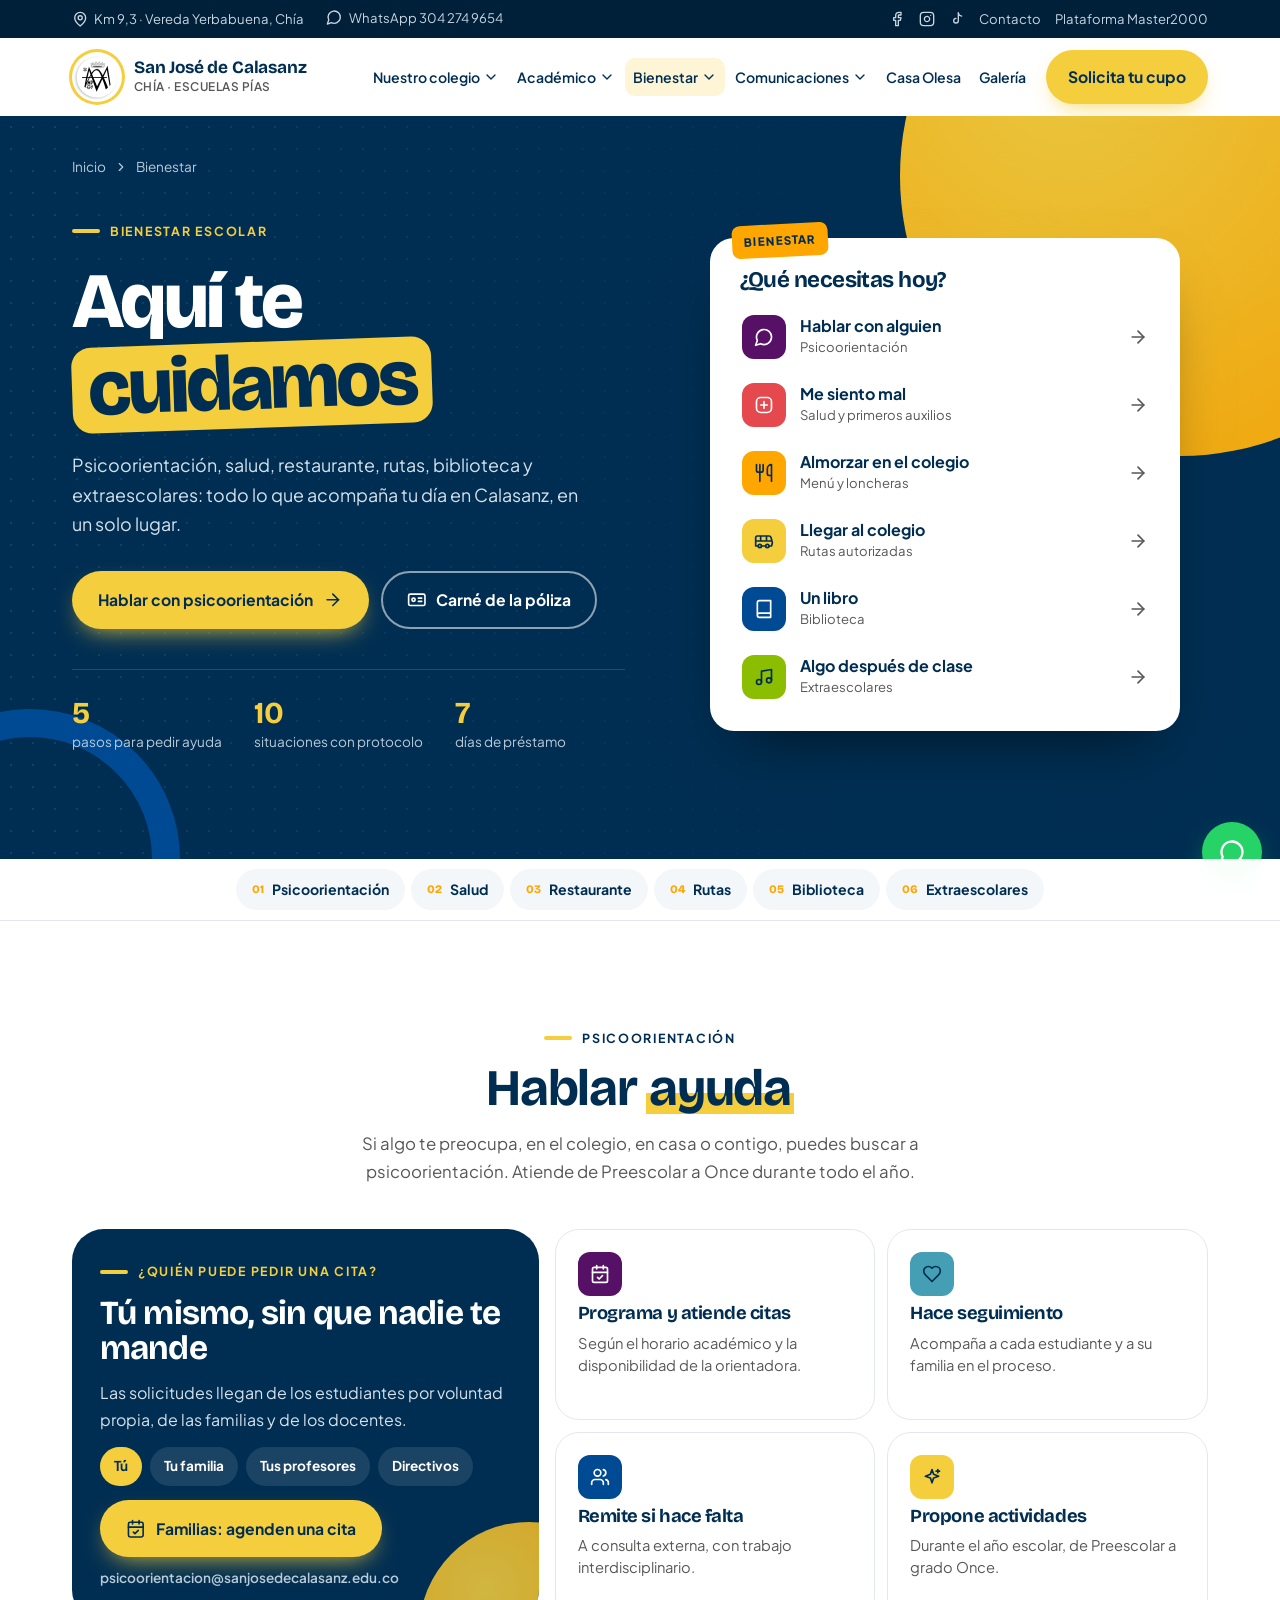
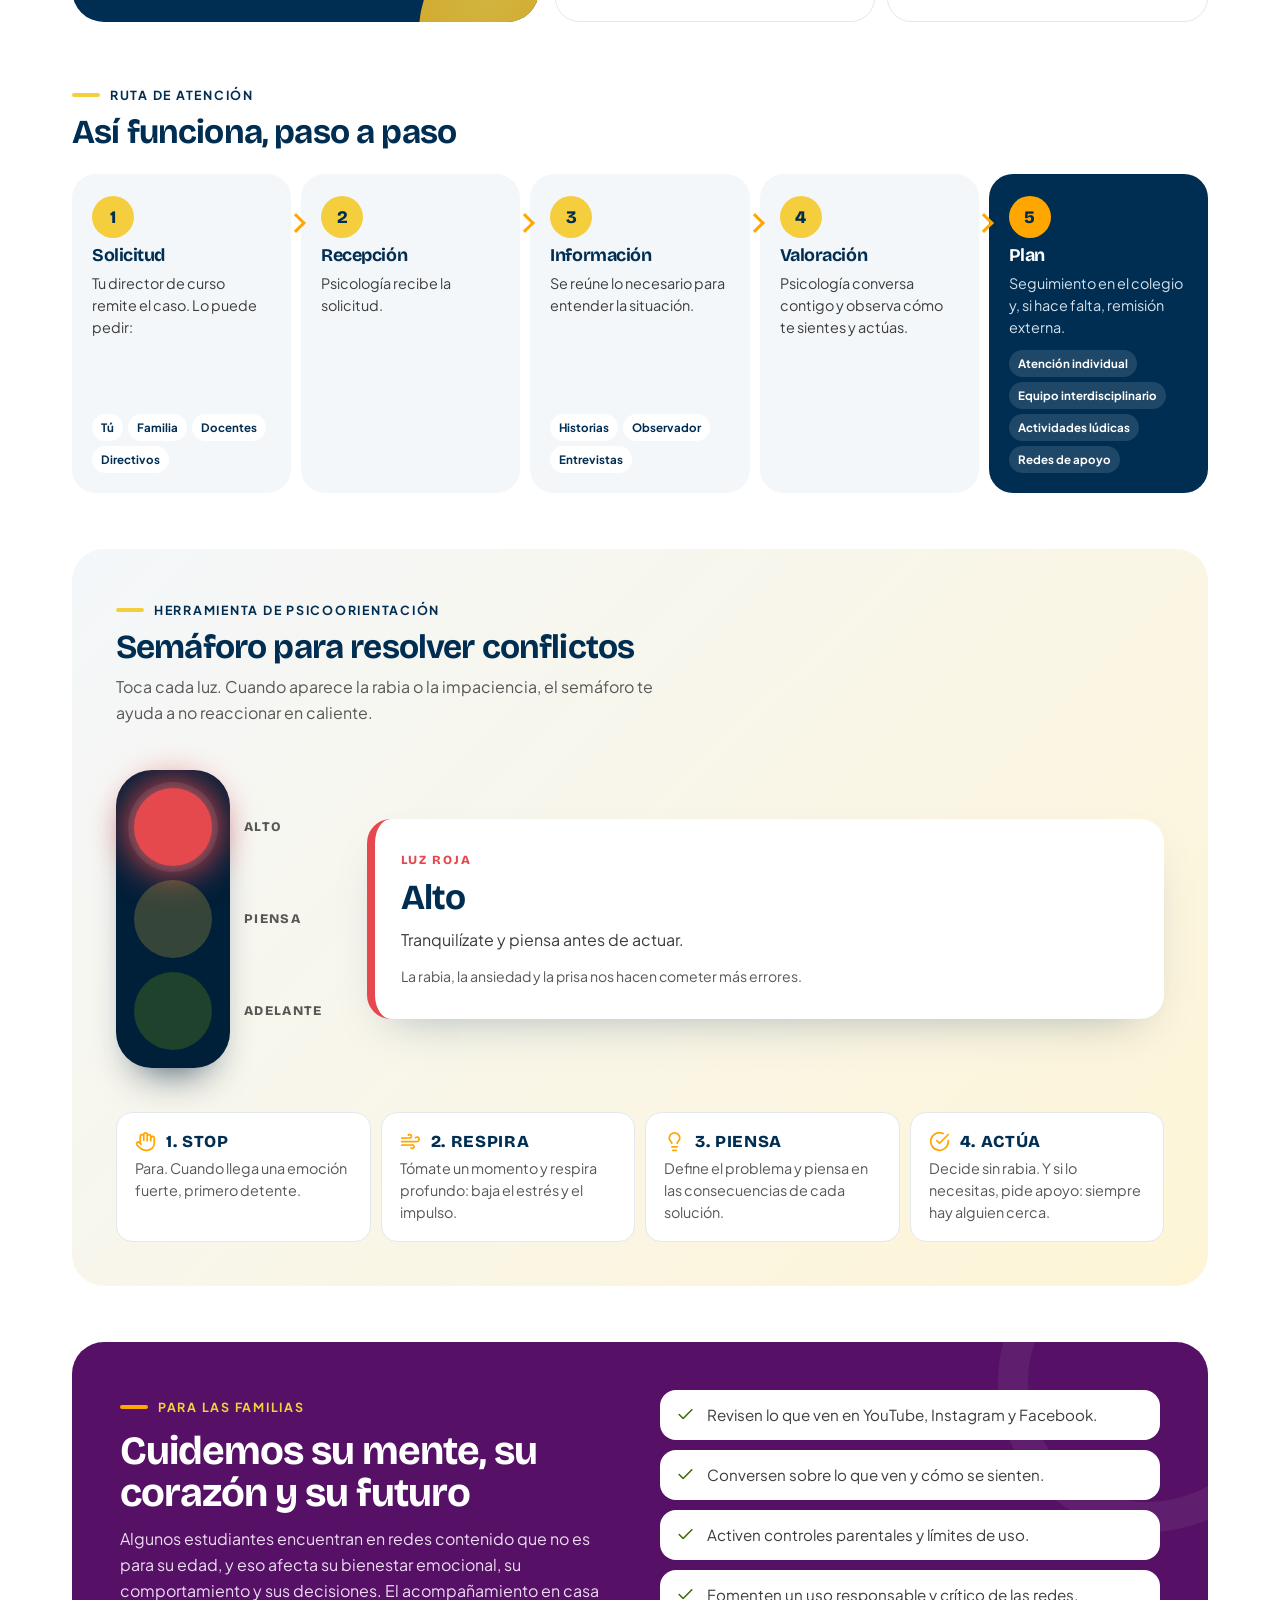
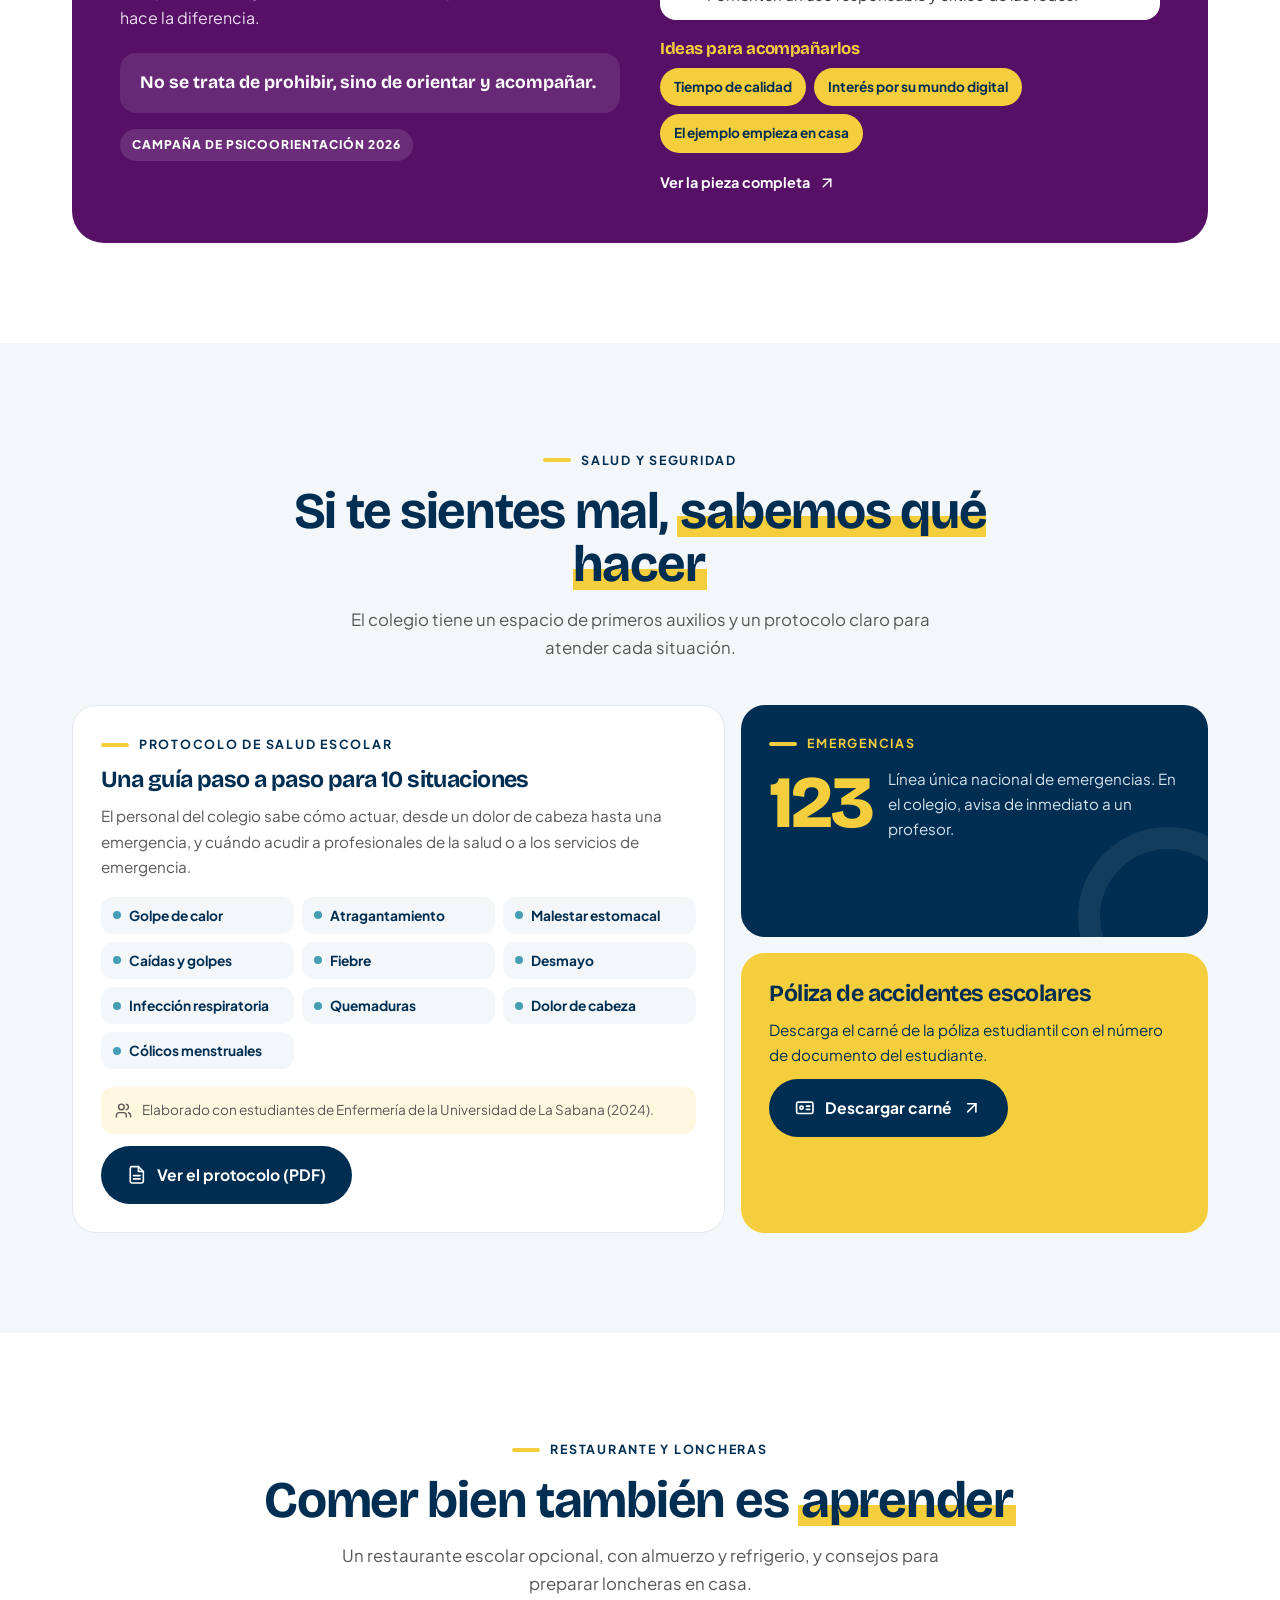
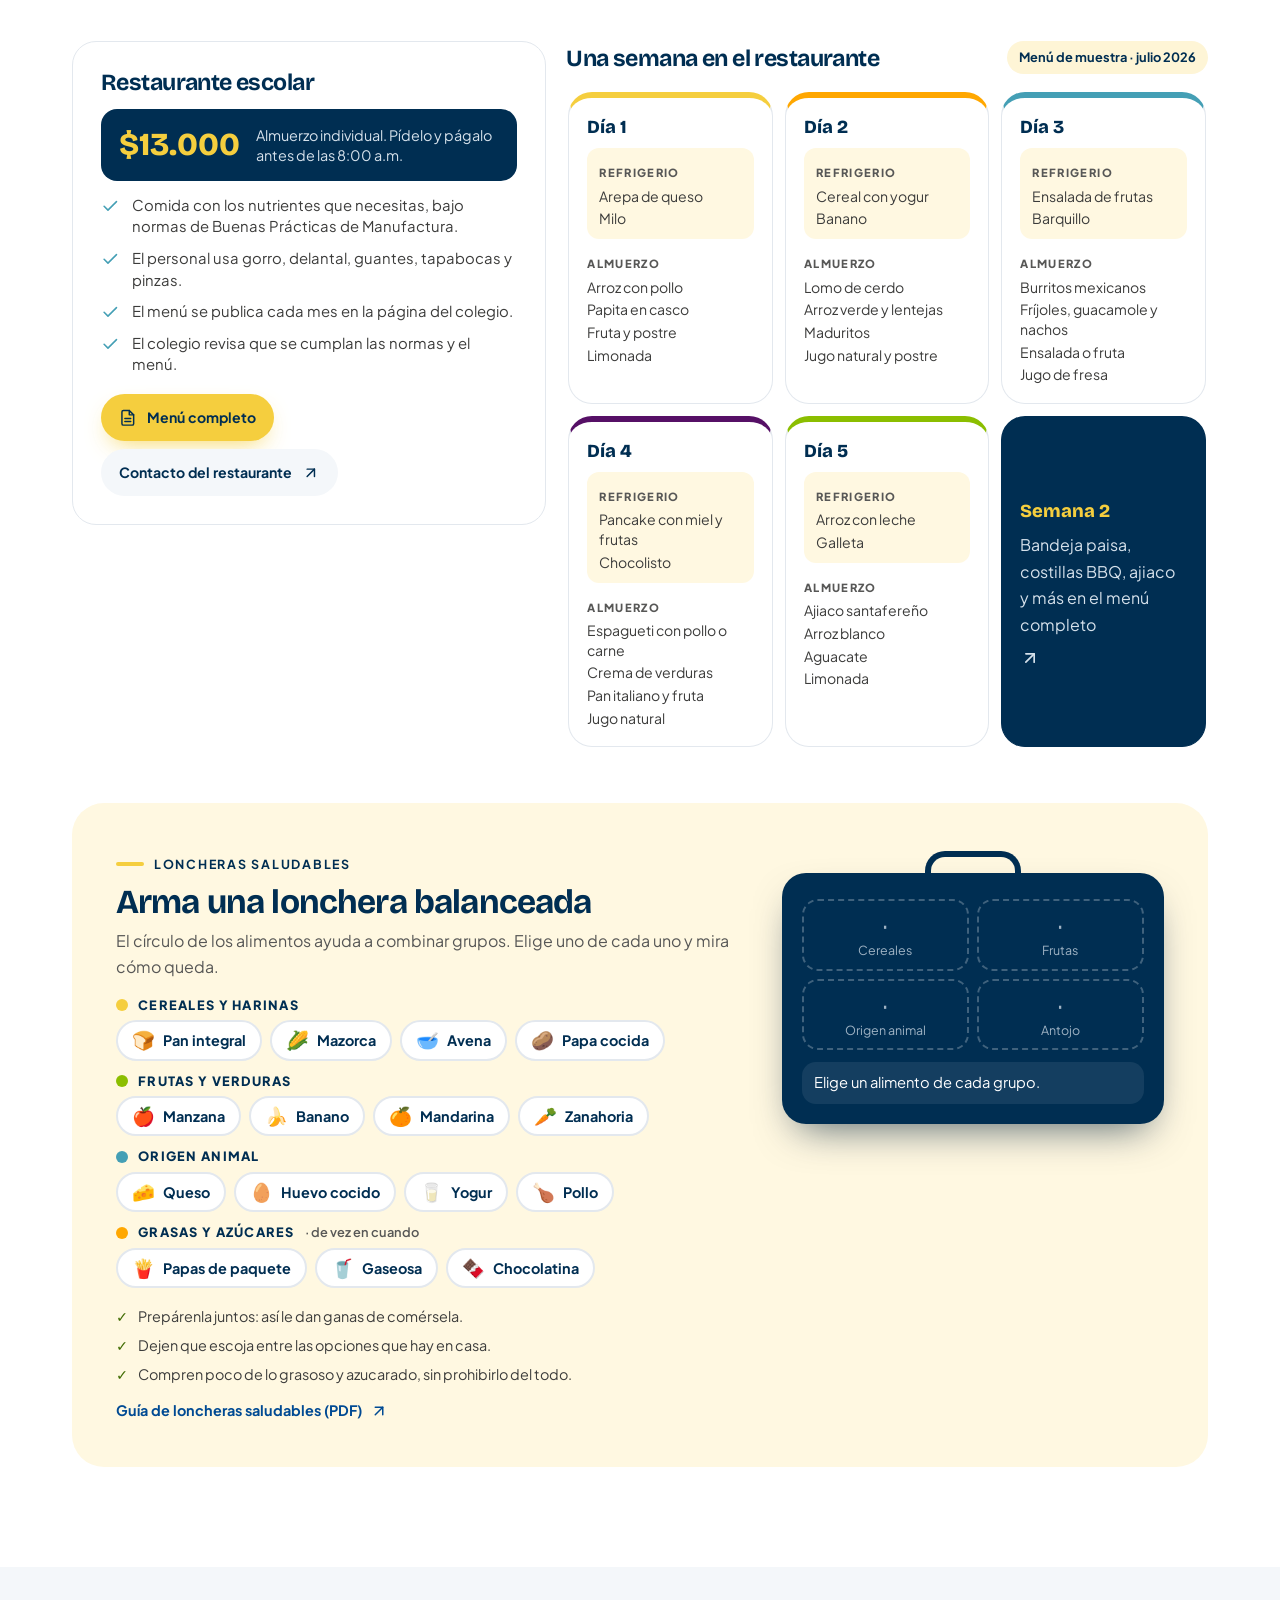
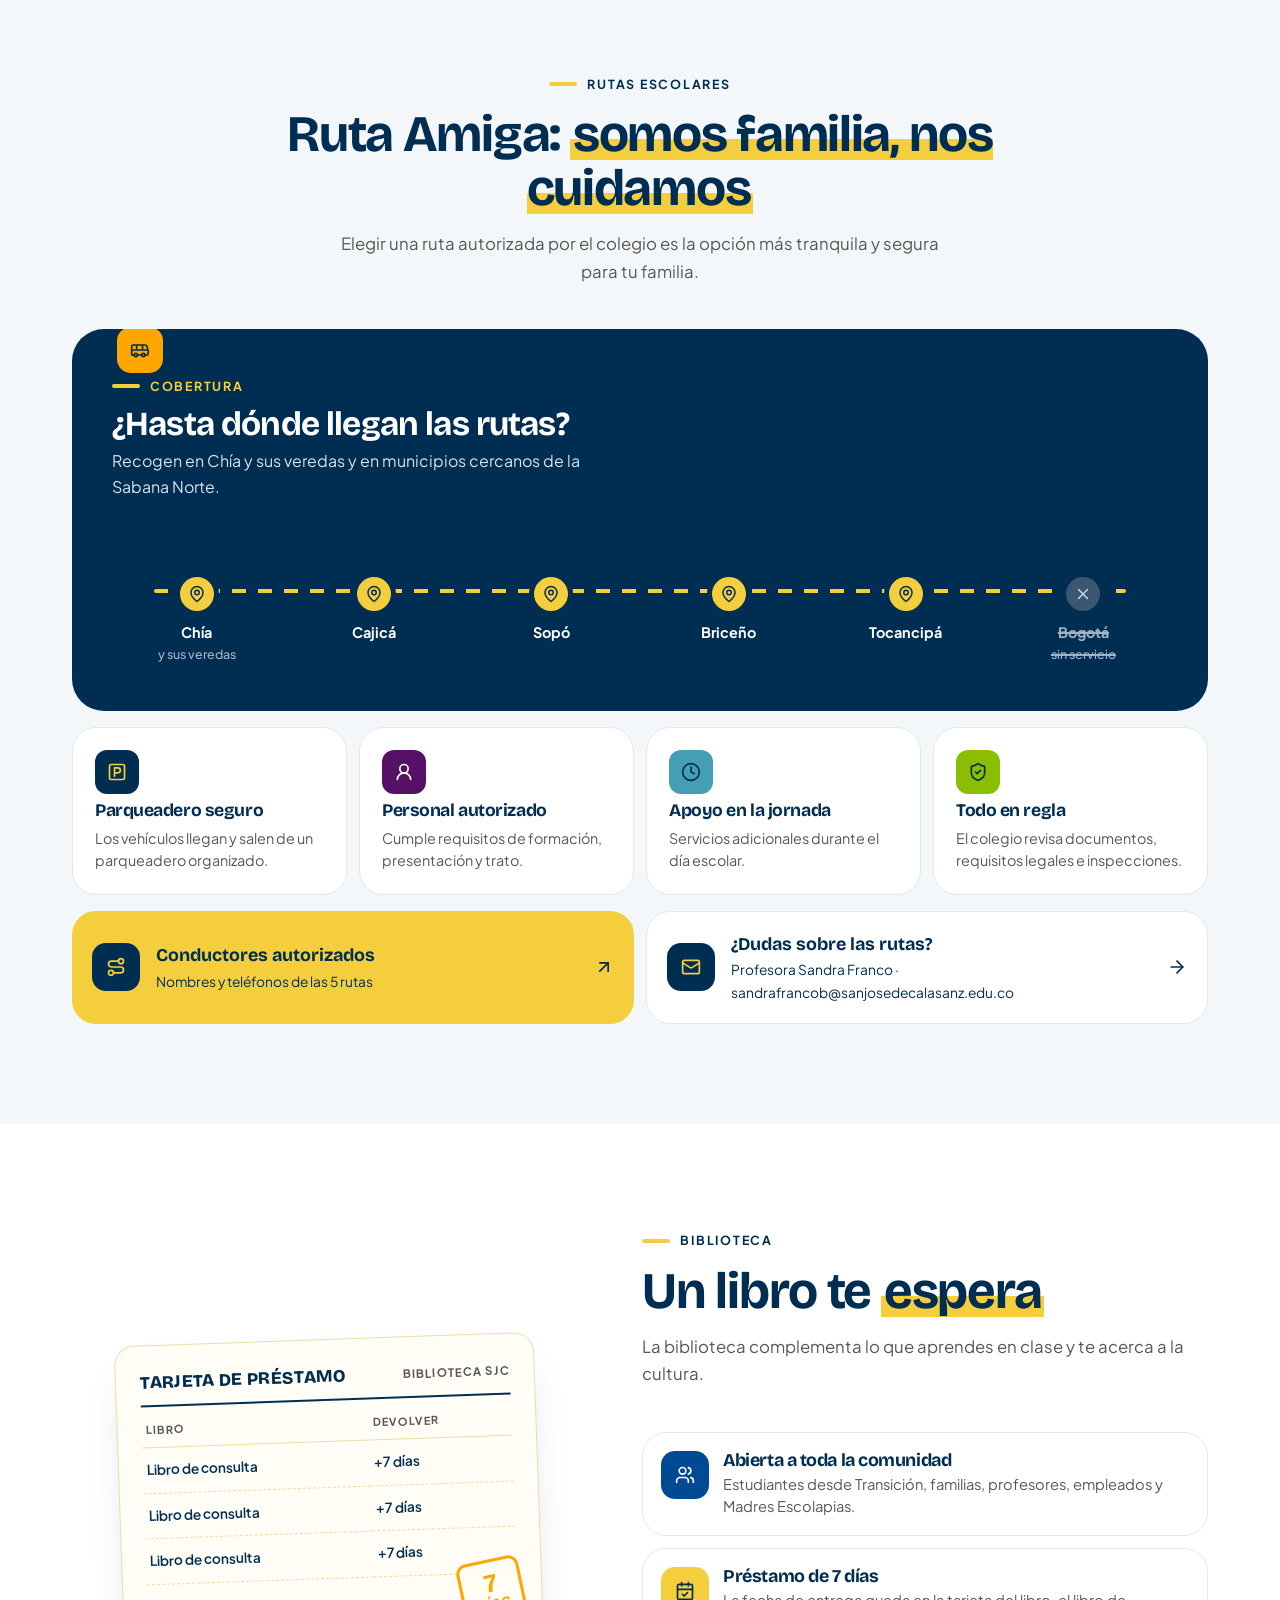
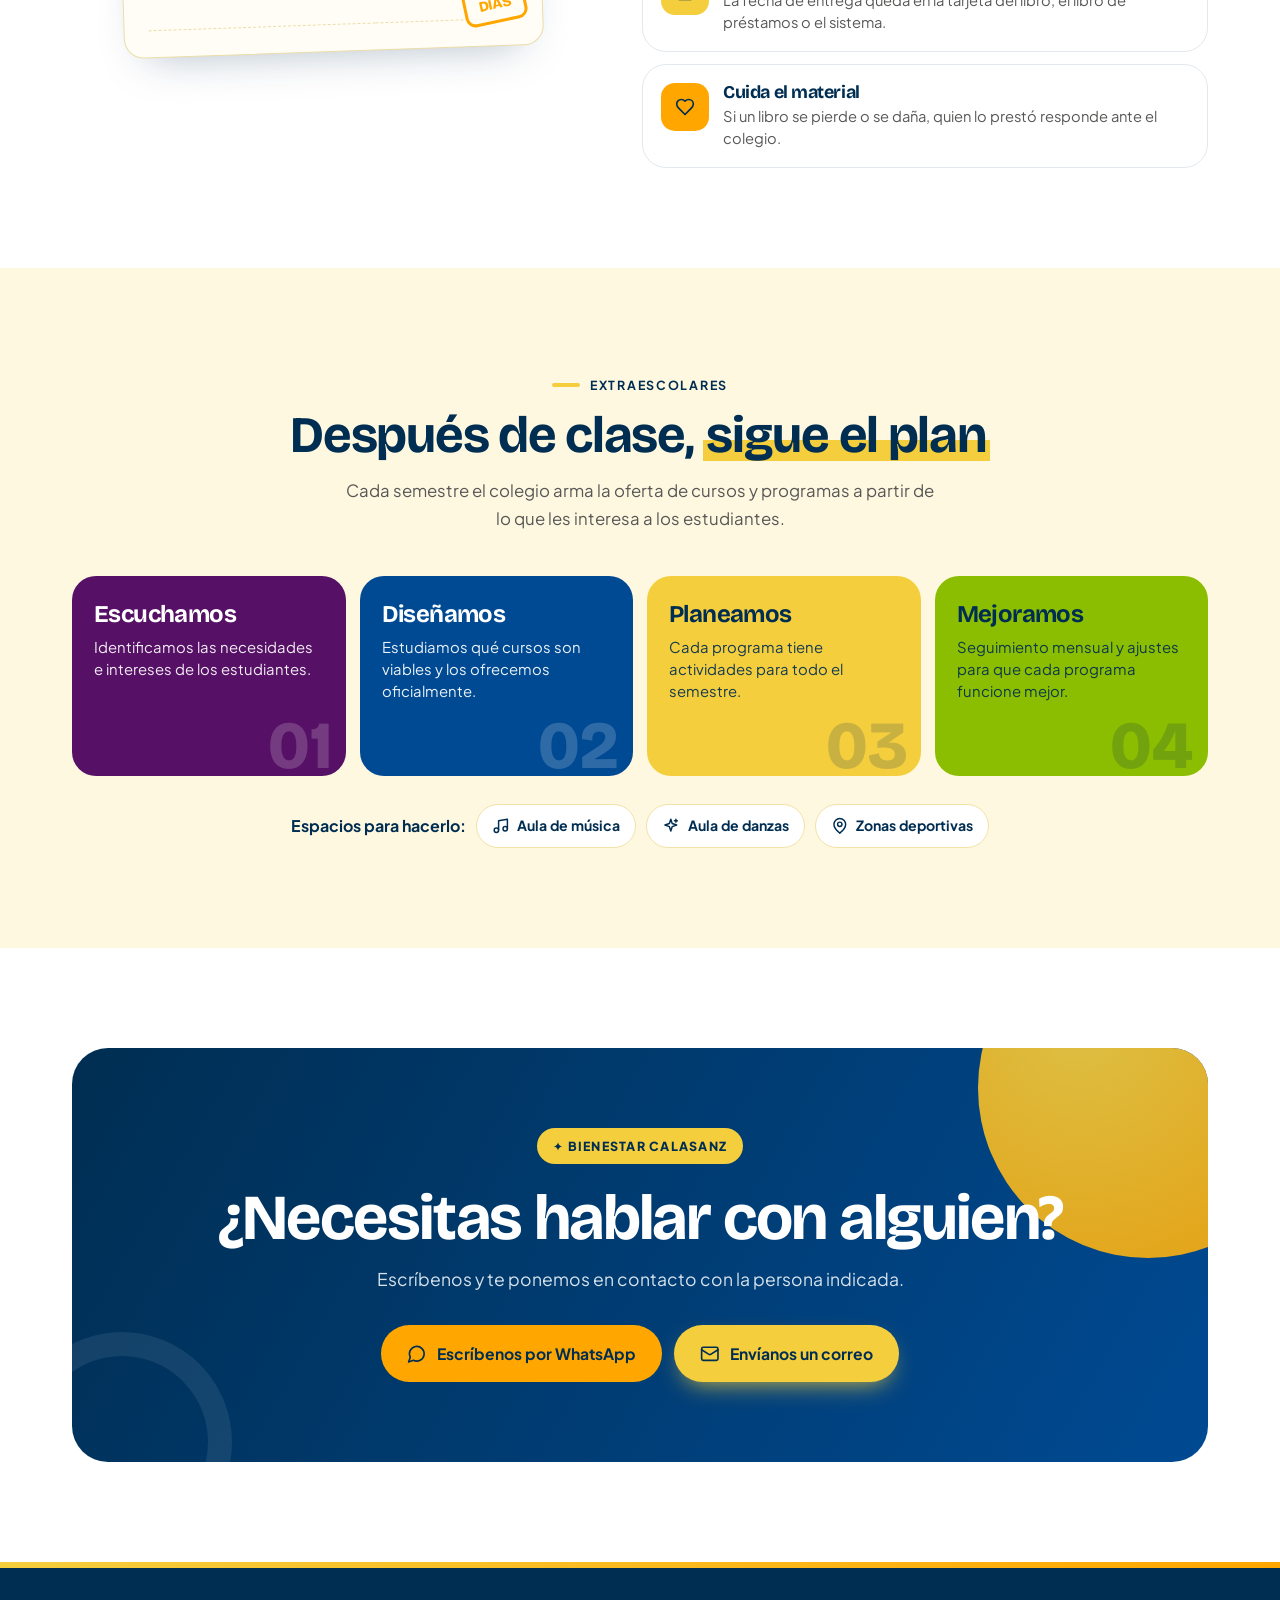
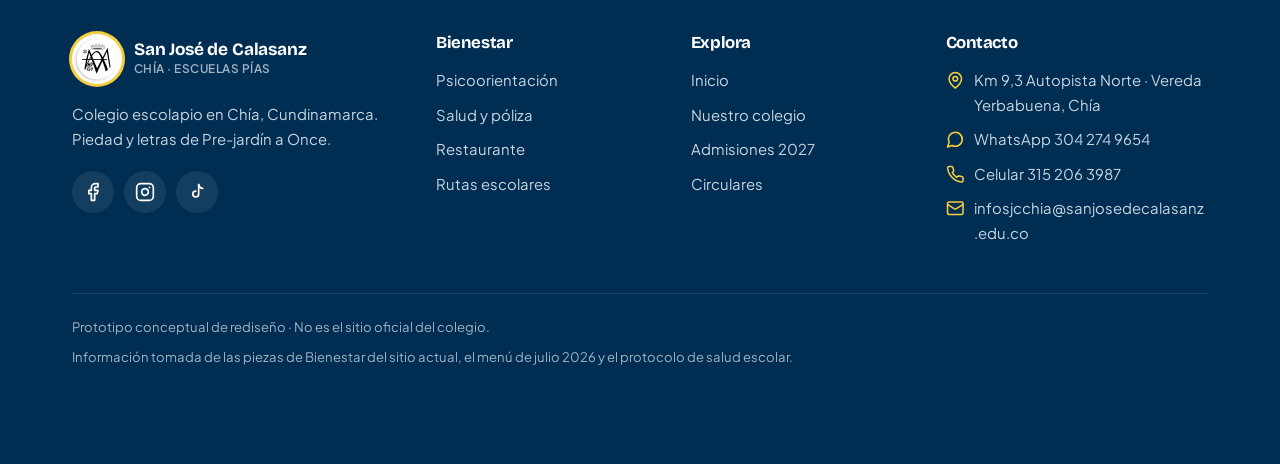
<file: rediseno-calasanz/bienestar.html>
<!doctype html>
<html lang="es">
<head>
<meta charset="utf-8">
<meta name="viewport" content="width=device-width, initial-scale=1">
<title>Bienestar — Calasanz Chía</title>
<meta name="robots" content="noindex, nofollow"> <!-- PROTOTIPO: borrar al publicar como sitio oficial -->
<meta name="description" content="Prototipo conceptual: psicoorientación, salud, restaurante, rutas, biblioteca y extraescolares del Colegio San José de Calasanz (Chía). No es el sitio oficial.">
<link rel="icon" href="img/escudo.png">
<link rel="preconnect" href="https://fonts.googleapis.com">
<link rel="preconnect" href="https://fonts.gstatic.com" crossorigin>
<link href="https://fonts.googleapis.com/css2?family=Bricolage+Grotesque:opsz,wght@12..96,600;12..96,700;12..96,800&family=Plus+Jakarta+Sans:wght@400;500;600;700&display=swap" rel="stylesheet">
<script>document.documentElement.classList.add('js');</script>
<link rel="stylesheet" href="estilos.css?v=13">
<style>
/* ============ Hero: mesa de ayuda ============ */
.helpdesk{position:relative; background:#fff; color:var(--ink); border-radius:var(--radius); padding:30px 18px 18px; box-shadow:0 30px 60px -30px rgba(0,0,0,.6); max-width:470px; width:100%; margin:0 auto}
@media (min-width:560px){.helpdesk{padding:30px 24px 22px}}
.helpdesk .tape{position:absolute; top:-14px; left:22px; background:var(--orange); color:var(--navy); font-weight:800; font-size:.72rem; letter-spacing:.1em; text-transform:uppercase; padding:7px 12px; border-radius:8px; transform:rotate(-3deg)}
.helpdesk h2{font-size:1.4rem; margin:0 6px 14px}
.helpdesk ul{list-style:none; margin:0; padding:0; display:grid; gap:4px}
.helpdesk a{display:flex; align-items:center; gap:14px; padding:10px 8px; border-radius:14px; text-decoration:none; transition:background .2s}
.helpdesk a:hover{background:var(--yellow-tint)}
.helpdesk .ico{flex:none; width:44px; height:44px; border-radius:12px; display:grid; place-items:center; background:var(--c); color:var(--ic, #fff)}
.helpdesk b{display:block; color:var(--navy); line-height:1.25}
.helpdesk small{display:block; color:var(--gray); font-size:.82rem}
.helpdesk a > .icon{margin-left:auto; color:var(--gray); transition:transform .2s}
.helpdesk a:hover > .icon{transform:translateX(3px); color:var(--navy)}

/* ============ Psicoorientación ============ */
.psy{display:grid; gap:16px}
@media (min-width:960px){.psy{grid-template-columns:1fr 1.4fr}}
.who{position:relative; overflow:hidden; isolation:isolate; padding:32px 28px; border-radius:32px; background:var(--navy); color:#D5E1EB; display:flex; flex-direction:column; gap:14px}
.who::after{content:""; position:absolute; z-index:-1; width:220px; height:220px; border-radius:50%; background:radial-gradient(circle at 30% 30%, var(--yellow), var(--orange)); right:-100px; bottom:-120px; opacity:.85}
.who h3{color:#fff; font-size:clamp(1.6rem,3vw,2.1rem)}
.who .chips{display:flex; flex-wrap:wrap; gap:8px}
.who .chips span{font-size:.85rem; font-weight:700; padding:8px 14px; border-radius:999px; background:rgba(255,255,255,.1); color:#fff}
.who .chips span:first-child{background:var(--yellow); color:var(--navy)}
.who-cta{margin-top:auto; display:flex; flex-wrap:wrap; align-items:center; gap:10px 16px}
.who-cta .mail{color:#B9CAD8; font-size:.85rem; font-weight:600; overflow-wrap:anywhere; text-decoration:none}
.who-cta .mail:hover{color:var(--yellow)}
.funcs{display:grid; gap:12px}
@media (min-width:560px){.funcs{grid-template-columns:1fr 1fr}}
.func{padding:22px; border-radius:var(--radius); background:#fff; border:1px solid var(--line); display:flex; flex-direction:column; gap:8px; transition:transform .2s, box-shadow .2s}
.func:hover{transform:translateY(-3px); box-shadow:var(--shadow)}
.func .ico{width:44px; height:44px; border-radius:12px; display:grid; place-items:center; background:var(--c); color:var(--ic, #fff)}
.func h3{font-size:1.15rem}
.func p{font-size:.92rem; color:var(--gray); line-height:1.5}

.route{margin-top:56px}
.route h3.t{font-size:clamp(1.5rem,3vw,2.1rem); margin:10px 0 24px}
.route ol{list-style:none; margin:0; padding:0; display:grid; gap:12px; counter-reset:st}
@media (min-width:1000px){.route ol{grid-template-columns:repeat(5,1fr); gap:10px}}
.route li{counter-increment:st; position:relative; padding:22px 20px 20px; border-radius:var(--radius); background:var(--soft); display:flex; flex-direction:column; gap:8px}
.route li::before{content:counter(st); width:42px; height:42px; border-radius:50%; display:grid; place-items:center; background:var(--yellow); color:var(--navy); font:800 1.1rem var(--display)}
.route li:last-child{background:var(--navy); color:#D5E1EB} .route li:last-child h4{color:#fff} .route li:last-child::before{background:var(--orange)}
@media (min-width:1000px){.route li:not(:last-child)::after{content:""; position:absolute; top:42px; right:-12px; width:14px; height:14px; border-top:3px solid var(--orange); border-right:3px solid var(--orange); transform:rotate(45deg); z-index:1}}
.route h4{font-family:var(--display); font-size:1.12rem; color:var(--navy)}
.route p{font-size:.9rem; line-height:1.5}
.route .tags{display:flex; flex-wrap:wrap; gap:5px; margin-top:auto; padding-top:4px}
.route .tags span{font-size:.72rem; font-weight:700; padding:4px 9px; border-radius:999px; background:#fff; color:var(--navy)}
.route li:last-child .tags span{background:rgba(255,255,255,.12); color:#fff}

/* Semáforo */
.sema-box{margin-top:56px; display:grid; gap:20px; padding:28px 20px; border-radius:32px; background:linear-gradient(135deg, #F4F7FA, #FEF5D6)}
@media (min-width:768px){.sema-box{padding:44px}}
@media (min-width:960px){.sema-box{grid-template-columns:auto 1fr; gap:44px; align-items:center}}
.sema-box .intro{grid-column:1/-1}
.sema-box .intro h3{font-size:clamp(1.5rem,3vw,2.1rem); margin-top:10px}
.sema-box .intro p{color:var(--gray); margin-top:8px; max-width:560px}
.light{display:flex; gap:14px; align-items:stretch; justify-content:center}
.pole{display:flex; flex-direction:column; gap:14px; padding:18px; border-radius:36px; background:#001F38; box-shadow:0 24px 40px -24px rgba(0,31,56,.9)}
.lamp{width:78px; height:78px; border-radius:50%; border:0; cursor:pointer; background:var(--c); opacity:.22; transition:opacity .25s, box-shadow .25s, transform .2s}
.lamp:hover{opacity:.5}
.lamp[aria-pressed="true"]{opacity:1; box-shadow:0 0 0 6px rgba(255,255,255,.08), 0 0 36px 6px var(--c)}
.lamp:focus-visible{outline:3px solid #fff; outline-offset:4px}
.lamp.red{--c:#E5484D} .lamp.yellow{--c:var(--yellow)} .lamp.green{--c:var(--green)}
.lamp-labels{display:flex; flex-direction:column; gap:14px; padding:18px 0}
.lamp-labels span{height:78px; display:flex; align-items:center; font:800 .82rem var(--display); letter-spacing:.1em; text-transform:uppercase; color:var(--gray)}
.sema-panel{padding:26px; border-radius:var(--radius); background:#fff; border-left:8px solid var(--c); box-shadow:var(--shadow); min-height:200px}
.sema-panel .k{font:800 .78rem var(--display); letter-spacing:.14em; text-transform:uppercase; color:var(--c)}
.sema-panel h4{font-size:clamp(1.6rem,3vw,2.2rem); margin:8px 0 10px}
.sema-panel p{color:var(--ink)}
.sema-panel small{display:block; margin-top:12px; color:var(--gray); font-size:.88rem}
.four{grid-column:1/-1; list-style:none; margin:0; padding:0; display:grid; gap:10px}
@media (min-width:640px){.four{grid-template-columns:repeat(2,1fr)}}
@media (min-width:1040px){.four{grid-template-columns:repeat(4,1fr)}}
.four li{padding:18px; border-radius:var(--radius-sm); background:#fff; border:1px solid var(--line)}
.four b{display:flex; align-items:center; gap:10px; font:800 1.05rem var(--display); color:var(--navy); text-transform:uppercase; letter-spacing:.04em; margin-bottom:6px}
.four b .icon{color:var(--orange)}
.four p{font-size:.9rem; color:var(--gray); line-height:1.5}

/* Familias y redes */
.digital{margin-top:56px; display:grid; gap:24px; padding:32px 24px; border-radius:32px; background:var(--purple); color:#EBDCF0; position:relative; overflow:hidden; isolation:isolate}
@media (min-width:768px){.digital{padding:48px}}
@media (min-width:960px){.digital{grid-template-columns:1fr 1fr; gap:40px}}
.digital::after{content:""; position:absolute; z-index:-1; width:300px; height:300px; border-radius:50%; border:30px solid rgba(255,255,255,.06); right:-90px; top:-110px}
.digital .kicker{color:var(--yellow)} .digital .kicker::before{background:var(--orange)}
.digital h3{color:#fff; font-size:clamp(1.7rem,3.4vw,2.5rem); margin:12px 0}
.digital .tag{display:inline-block; margin-top:16px; font-size:.75rem; font-weight:800; letter-spacing:.08em; text-transform:uppercase; padding:6px 12px; border-radius:999px; background:rgba(255,255,255,.12); color:#fff}
.digital blockquote{margin:22px 0 0; padding:18px 20px; border-radius:var(--radius-sm); background:rgba(255,255,255,.1); font:700 1.1rem/1.35 var(--display); color:#fff}
.dlist{list-style:none; margin:0; padding:0; display:grid; gap:10px}
.dlist li{display:flex; gap:12px; align-items:flex-start; padding:14px 16px; border-radius:var(--radius-sm); background:#fff; color:var(--ink); font-size:.95rem; line-height:1.45}
.dlist .icon{flex:none; color:#3F6B00; margin-top:1px}
.digital h4{color:var(--yellow); font-size:1.05rem; margin:20px 0 10px}
.ideas{display:flex; flex-wrap:wrap; gap:8px}
.ideas span{font-size:.85rem; font-weight:700; padding:8px 14px; border-radius:999px; background:var(--yellow); color:var(--navy)}
.digital .src{display:inline-flex; align-items:center; gap:8px; margin-top:18px; font-weight:700; font-size:.9rem; color:#fff; text-decoration:none}
.digital .src:hover{color:var(--yellow)}

/* ============ Salud ============ */
.health{display:grid; gap:16px}
@media (min-width:960px){.health{grid-template-columns:1.4fr 1fr; grid-template-rows:auto auto}}
.hcard{padding:28px; border-radius:var(--radius); display:flex; flex-direction:column; gap:12px}
.hcard h3{font-size:1.45rem; color:inherit}
.hcard p{font-size:.95rem}
.h-proto{background:#fff; border:1px solid var(--line)}
@media (min-width:960px){.h-proto{grid-row:span 2}}
.h-proto h3{color:var(--navy)}
.h-proto p{color:var(--gray)}
.cases{display:grid; grid-template-columns:repeat(auto-fill, minmax(150px,1fr)); gap:8px; margin:6px 0}
.cases span{display:flex; align-items:center; gap:8px; padding:10px 12px; border-radius:12px; background:var(--soft); font-size:.86rem; font-weight:700; color:var(--navy); line-height:1.25}
.cases span::before{content:""; flex:none; width:8px; height:8px; border-radius:50%; background:var(--teal)}
.h-proto .credit{display:flex; align-items:center; gap:10px; font-size:.85rem; color:var(--gray); padding:12px 14px; border-radius:12px; background:var(--cream)}
.h-proto .btn{align-self:flex-start; margin-top:auto}
.h-sos{background:var(--navy); color:#D5E1EB; position:relative; overflow:hidden; isolation:isolate}
.h-sos::after{content:""; position:absolute; z-index:-1; width:180px; height:180px; border-radius:50%; border:22px solid rgba(255,255,255,.07); right:-50px; bottom:-70px}
.h-sos .big{font:800 clamp(3.4rem,7vw,4.6rem)/1 var(--display); color:var(--yellow); letter-spacing:-.03em}
.h-sos .row{display:flex; align-items:center; gap:16px}
.h-pol{background:var(--yellow); color:var(--navy)}
.h-pol .btn{align-self:flex-start}

/* ============ Restaurante ============ */
.food-grid{display:grid; gap:20px}
@media (min-width:1000px){.food-grid{grid-template-columns:.85fr 1.15fr; align-items:start}}
.kitchen{padding:28px; border-radius:var(--radius); background:#fff; border:1px solid var(--line); display:flex; flex-direction:column; gap:14px}
.kitchen h3{font-size:1.45rem}
.price{display:flex; align-items:center; gap:16px; padding:16px 18px; border-radius:var(--radius-sm); background:var(--navy); color:#D5E1EB}
.price b{font:800 2rem/1 var(--display); color:var(--yellow)}
.price span{font-size:.9rem; line-height:1.4}
.facts{list-style:none; margin:0; padding:0; display:grid; gap:10px}
.facts li{display:flex; gap:12px; align-items:flex-start; font-size:.93rem; color:var(--ink); line-height:1.45}
.facts .icon{flex:none; color:var(--teal); margin-top:2px}
.kitchen .row{display:flex; flex-wrap:wrap; gap:8px; margin-top:4px}
.menu-week{min-width:0}
.menu-week .bar{display:flex; flex-wrap:wrap; justify-content:space-between; align-items:center; gap:10px; margin-bottom:14px}
.menu-week h3{font-size:1.45rem}
.menu-week .bar small{font-size:.8rem; font-weight:700; padding:6px 12px; border-radius:999px; background:var(--yellow-tint); color:var(--navy)}
.days{display:grid; grid-auto-flow:column; grid-auto-columns:min(78%,240px); gap:12px; overflow-x:auto; scroll-snap-type:x mandatory; padding:4px 2px 16px; scrollbar-width:thin; scrollbar-color:var(--line) transparent}
@media (min-width:1000px){.days{grid-auto-flow:row; grid-template-columns:repeat(auto-fill, minmax(180px,1fr)); overflow:visible; padding-bottom:0}}
.day{scroll-snap-align:start; padding:18px; border-radius:var(--radius); background:#fff; border:1px solid var(--line); border-top:6px solid var(--c); display:flex; flex-direction:column; gap:10px}
.day .d{font:800 1.15rem var(--display); color:var(--navy)}
.day .lbl{font-size:.7rem; font-weight:800; letter-spacing:.12em; text-transform:uppercase; color:var(--gray)}
.day ul{margin:2px 0 0; padding:0; list-style:none; display:grid; gap:3px; font-size:.88rem; line-height:1.4; color:var(--ink)}
.day .snack{padding:10px 12px; border-radius:12px; background:var(--cream)}
.day-more{background:var(--navy); border-color:var(--navy); color:#D5E1EB; justify-content:center; text-decoration:none}
.day-more .d{color:var(--yellow)}

/* Loncheras */
.lunch{margin-top:56px; padding:28px 20px; border-radius:32px; background:var(--cream); display:grid; gap:28px}
@media (min-width:768px){.lunch{padding:44px}}
@media (min-width:1000px){.lunch{grid-template-columns:1.25fr .75fr; align-items:start}}
.lunch h3{font-size:clamp(1.5rem,3vw,2.1rem); margin-top:10px}
.lunch .lead{color:var(--gray); margin:8px 0 18px}
.groups{display:grid; gap:14px}
.group h4{display:flex; align-items:center; gap:10px; font-family:var(--body); font-size:.8rem; font-weight:800; letter-spacing:.1em; text-transform:uppercase; color:var(--navy); margin-bottom:8px}
.group h4 i{width:12px; height:12px; border-radius:50%; background:var(--c)}
.group h4 em{font-style:normal; font-weight:600; letter-spacing:0; text-transform:none; color:var(--gray)}
.opts{display:flex; flex-wrap:wrap; gap:8px}
.food{display:inline-flex; align-items:center; gap:8px; padding:9px 14px; border-radius:999px; border:2px solid var(--line); background:#fff; font:700 .9rem var(--body); color:var(--navy); cursor:pointer; transition:border-color .2s, background .2s, transform .15s}
.food:hover{border-color:var(--c)}
.food:active{transform:scale(.96)}
.food[aria-pressed="true"]{background:var(--c); border-color:var(--c); color:var(--tc, var(--navy))}
.food .e{font-size:1.15rem; line-height:1}
.lbox{position:sticky; bottom:88px; z-index:2; margin-top:26px; padding:22px 16px 16px; border-radius:24px; background:var(--navy); color:#D5E1EB; box-shadow:0 18px 40px -16px rgba(0,31,56,.7)}
@media (min-width:1000px){.lbox{top:160px; bottom:auto; align-self:start; padding:26px 20px 20px}}
.lbox::before{content:""; position:absolute; left:50%; top:-22px; width:96px; height:30px; transform:translateX(-50%); border:6px solid var(--navy); border-bottom:0; border-radius:20px 20px 0 0}
.tray{display:grid; grid-template-columns:repeat(4,1fr); gap:6px}
@media (min-width:1000px){.tray{grid-template-columns:repeat(2,1fr); gap:8px}}
.slot{min-height:64px; border-radius:16px; border:2px dashed rgba(255,255,255,.25); display:flex; flex-direction:column; align-items:center; justify-content:center; gap:2px; padding:8px; text-align:center; font-size:.78rem; color:#9FB3C4; transition:background .2s, border-color .2s}
.slot .e{font-size:1.8rem; line-height:1}
.slot.on{border-style:solid; border-color:var(--c); background:rgba(255,255,255,.06); color:#fff; font-weight:700}
.verdict{margin-top:12px; padding:10px 12px; border-radius:14px; background:rgba(255,255,255,.08); font-size:.92rem; line-height:1.45; color:#fff}
.verdict.done{background:var(--green); color:var(--navy); font-weight:700}
.treat-note{margin-top:8px; font-size:.84rem; color:#FFD98A}
.tips{list-style:none; margin:18px 0 0; padding:0; display:grid; gap:8px}
.tips li{display:flex; gap:10px; font-size:.9rem; color:var(--ink); line-height:1.45}
.tips li::before{content:"✓"; flex:none; font-weight:800; color:#3F6B00}
.lunch .src{display:inline-flex; align-items:center; gap:8px; margin-top:14px; font-weight:700; color:var(--blue); text-decoration:none; font-size:.9rem}

/* ============ Rutas ============ */
.road{position:relative; overflow:hidden; isolation:isolate; padding:30px 24px 26px; border-radius:32px; background:var(--navy); color:#D5E1EB}
@media (min-width:768px){.road{padding:40px}}
.road h3{color:#fff; font-size:clamp(1.5rem,3vw,2.1rem); margin:10px 0 6px}
.road .kicker{color:var(--yellow)}
.road > p{max-width:520px}
.stops{list-style:none; margin:32px 0 6px; padding:0; position:relative; display:grid; gap:16px}
.stops::before{content:""; position:absolute; left:15px; top:6px; bottom:6px; width:4px; border-radius:4px; background:repeating-linear-gradient(180deg, var(--yellow) 0 12px, transparent 12px 22px)}
@media (min-width:900px){
  .stops{grid-template-columns:repeat(6,1fr); gap:8px; padding-top:44px}
  .stops::before{left:4%; right:4%; top:56px; bottom:auto; width:auto; height:4px; background:repeating-linear-gradient(90deg, var(--yellow) 0 14px, transparent 14px 26px)}
}
.stops li{position:relative; display:flex; align-items:center; gap:14px; font-weight:700; color:#fff}
@media (min-width:900px){.stops li{flex-direction:column; text-align:center; gap:10px; font-size:.9rem}}
.stops .pin{flex:none; width:34px; height:34px; border-radius:50%; display:grid; place-items:center; background:var(--yellow); color:var(--navy); box-shadow:0 0 0 5px var(--navy); position:relative; z-index:1}
.stops .pin .icon{width:18px; height:18px}
.stops .no{color:#9FB3C4; text-decoration:line-through; text-decoration-thickness:2px}
.stops .no .pin{background:#3A5670; color:#C8D6E2}
.stops small{display:block; font-weight:500; font-size:.78rem; color:#9FB3C4; text-decoration:none}
.bus{display:none}
@media (min-width:900px){
  .bus{display:grid; place-items:center; position:absolute; top:-2px; left:4%; width:46px; height:46px; border-radius:14px; background:var(--orange); color:var(--navy); animation:drive 9s ease-in-out infinite alternate}
}
@keyframes drive{to{left:calc(83% - 46px)}}
.reasons{display:grid; gap:12px; margin-top:16px}
@media (min-width:640px){.reasons{grid-template-columns:repeat(2,1fr)}}
@media (min-width:1040px){.reasons{grid-template-columns:repeat(4,1fr)}}
.reason{padding:22px; border-radius:var(--radius); background:#fff; border:1px solid var(--line); display:flex; flex-direction:column; gap:8px}
.reason .ico{width:44px; height:44px; border-radius:12px; display:grid; place-items:center; background:var(--c); color:var(--ic, #fff)}
.reason h3{font-size:1.1rem}
.reason p{font-size:.9rem; color:var(--gray); line-height:1.5}
.contact-row{display:grid; gap:12px; margin-top:16px}
@media (min-width:880px){.contact-row{grid-template-columns:1fr 1fr}}
.crow{display:flex; align-items:center; gap:16px; padding:18px 20px; border-radius:var(--radius); background:var(--yellow); color:var(--navy); text-decoration:none; transition:transform .2s}
.crow:hover{transform:translateY(-3px)}
.crow.alt{background:#fff; border:1px solid var(--line)}
.crow .ico{flex:none; width:48px; height:48px; border-radius:14px; display:grid; place-items:center; background:var(--navy); color:var(--yellow)}
.crow b{display:block; font-family:var(--display); font-size:1.12rem}
.crow small{display:block; font-size:.86rem; overflow-wrap:anywhere}
.crow > .icon{margin-left:auto; flex:none}

/* ============ Biblioteca ============ */
.lib{display:grid; gap:32px; align-items:center}
@media (min-width:960px){.lib{grid-template-columns:1fr 1.1fr; gap:56px}}
.loan{position:relative; max-width:420px; width:100%; margin:0 auto; padding:26px 24px; border-radius:20px; background:#FFFDF5; border:1px solid #EBDDA8; box-shadow:var(--shadow); transform:rotate(-2deg); font-family:var(--body)}
.loan .top{display:flex; justify-content:space-between; align-items:center; padding-bottom:12px; border-bottom:2px solid var(--navy)}
.loan .top b{font:800 1.1rem var(--display); color:var(--navy); letter-spacing:.02em; text-transform:uppercase}
.loan .top small{font-size:.72rem; font-weight:700; color:var(--gray); letter-spacing:.1em; text-transform:uppercase}
.loan table{width:100%; border-collapse:collapse; margin-top:6px; font-size:.86rem}
.loan th{text-align:left; font-size:.68rem; letter-spacing:.1em; text-transform:uppercase; color:var(--gray); padding:8px 4px; border-bottom:1px solid #EBDDA8}
.loan td{padding:11px 4px; border-bottom:1px dashed #EBDDA8; color:var(--navy); font-weight:600}
.loan .stamp{position:absolute; right:18px; bottom:22px; padding:8px 12px; border:3px solid var(--orange); border-radius:10px; color:var(--orange); font:800 .9rem/1.05 var(--display); text-transform:uppercase; text-align:center; transform:rotate(-10deg); background:rgba(255,253,245,.85)}
.loan .stamp b{display:block; font-size:1.6rem}
.rules{list-style:none; margin:0; padding:0; display:grid; gap:12px}
.rules li{display:grid; grid-template-columns:48px 1fr; gap:14px; padding:18px; border-radius:var(--radius); background:#fff; border:1px solid var(--line)}
.rules .ico{width:48px; height:48px; border-radius:14px; display:grid; place-items:center; background:var(--c); color:var(--ic, #fff)}
.rules h3{font-size:1.12rem; margin-bottom:3px}
.rules p{font-size:.92rem; color:var(--gray); line-height:1.5}

/* ============ Extraescolares ============ */
.loop{list-style:none; margin:0; padding:0; display:grid; gap:14px; counter-reset:lp}
@media (min-width:640px){.loop{grid-template-columns:repeat(2,1fr)}}
@media (min-width:1040px){.loop{grid-template-columns:repeat(4,1fr)}}
.loop li{counter-increment:lp; position:relative; overflow:hidden; isolation:isolate; padding:26px 22px; border-radius:var(--radius); background:var(--c); color:var(--tc, #fff); display:flex; flex-direction:column; gap:8px; min-height:200px}
.loop li::before{content:"0" counter(lp); position:absolute; z-index:-1; right:14px; bottom:-4px; font:800 4.2rem/1 var(--display); opacity:.18}
.loop h3{color:inherit; font-size:1.5rem}
.loop p{font-size:.93rem; line-height:1.5; opacity:.92}
.spaces{display:flex; flex-wrap:wrap; justify-content:center; align-items:center; gap:10px; margin-top:28px}
.spaces > span{font-weight:700; color:var(--navy)}
.spaces a{display:inline-flex; align-items:center; gap:8px; padding:9px 15px; border-radius:999px; background:#fff; border:1px solid #F3E2A6; font-weight:700; font-size:.88rem; color:var(--navy); text-decoration:none}
.spaces a:hover{background:var(--yellow)}

@media (prefers-reduced-motion: reduce){.bus{left:calc(50% - 23px)}}
</style>
</head>
<body>

<svg width="0" height="0" style="position:absolute" aria-hidden="true">
  <symbol id="i-arrow" viewBox="0 0 24 24"><path d="M5 12h14"/><path d="m12 5 7 7-7 7"/></symbol>
  <symbol id="i-chev" viewBox="0 0 24 24"><path d="m6 9 6 6 6-6"/></symbol>
  <symbol id="i-right" viewBox="0 0 24 24"><path d="m9 18 6-6-6-6"/></symbol>
  <symbol id="i-out" viewBox="0 0 24 24"><path d="M7 17 17 7"/><path d="M7 7h10v10"/></symbol>
  <symbol id="i-menu" viewBox="0 0 24 24"><path d="M4 7h16M4 12h16M4 17h16"/></symbol>
  <symbol id="i-x" viewBox="0 0 24 24"><path d="M18 6 6 18M6 6l12 12"/></symbol>
  <symbol id="i-pin" viewBox="0 0 24 24"><path d="M20 10c0 6-8 12-8 12s-8-6-8-12a8 8 0 0 1 16 0Z"/><circle cx="12" cy="10" r="3"/></symbol>
  <symbol id="i-phone" viewBox="0 0 24 24"><path d="M22 16.9v3a2 2 0 0 1-2.2 2 19.8 19.8 0 0 1-8.6-3.1 19.5 19.5 0 0 1-6-6A19.8 19.8 0 0 1 2.1 4.2 2 2 0 0 1 4.1 2h3a2 2 0 0 1 2 1.7c.1 1 .4 1.9.7 2.8a2 2 0 0 1-.5 2.1L8.1 9.9a16 16 0 0 0 6 6l1.3-1.3a2 2 0 0 1 2.1-.4c.9.3 1.8.6 2.8.7a2 2 0 0 1 1.7 2z"/></symbol>
  <symbol id="i-chat" viewBox="0 0 24 24"><path d="M7.9 20A9 9 0 1 0 4 16.1L2 22Z"/></symbol>
  <symbol id="i-mail" viewBox="0 0 24 24"><rect width="20" height="16" x="2" y="4" rx="2"/><path d="m22 7-8.97 5.7a1.94 1.94 0 0 1-2.06 0L2 7"/></symbol>
  <symbol id="i-ig" viewBox="0 0 24 24"><rect width="20" height="20" x="2" y="2" rx="5"/><path d="M16 11.4A4 4 0 1 1 12.6 8 4 4 0 0 1 16 11.4z"/><path d="M17.5 6.5h.01"/></symbol>
  <symbol id="i-tt" viewBox="0 0 24 24"><path d="M14 3v11.5a3.5 3.5 0 1 1-3.5-3.5"/><path d="M14 3c.5 2.8 2.4 4.5 5 4.6"/></symbol>
  <symbol id="i-fb" viewBox="0 0 24 24"><path d="M18 2h-3a5 5 0 0 0-5 5v3H7v4h3v8h4v-8h3l1-4h-4V7a1 1 0 0 1 1-1h3z"/></symbol>
  <symbol id="i-yt" viewBox="0 0 24 24"><path d="M2.5 17a24 24 0 0 1 0-10 2 2 0 0 1 1.4-1.4 49.6 49.6 0 0 1 16.2 0A2 2 0 0 1 21.5 7a24 24 0 0 1 0 10 2 2 0 0 1-1.4 1.4 49.6 49.6 0 0 1-16.2 0A2 2 0 0 1 2.5 17"/><path d="m10 15 5-3-5-3z"/></symbol>
  <symbol id="i-file" viewBox="0 0 24 24"><path d="M14 2H6a2 2 0 0 0-2 2v16a2 2 0 0 0 2 2h12a2 2 0 0 0 2-2V8z"/><path d="M14 2v6h6M16 13H8M16 17H8"/></symbol>
  <symbol id="i-book" viewBox="0 0 24 24"><path d="M4 19.5v-15A2.5 2.5 0 0 1 6.5 2H20v20H6.5a2.5 2.5 0 0 1 0-5H20"/></symbol>
  <symbol id="i-heart" viewBox="0 0 24 24"><path d="M19 14c1.49-1.46 3-3.21 3-5.5A5.5 5.5 0 0 0 16.5 3c-1.76 0-3 .5-4.5 2-1.5-1.5-2.74-2-4.5-2A5.5 5.5 0 0 0 2 8.5c0 2.3 1.5 4.05 3 5.5l7 7Z"/></symbol>
  <symbol id="i-users" viewBox="0 0 24 24"><path d="M16 21v-2a4 4 0 0 0-4-4H6a4 4 0 0 0-4 4v2"/><circle cx="9" cy="7" r="4"/><path d="M22 21v-2a4 4 0 0 0-3-3.87M16 3.13a4 4 0 0 1 0 7.75"/></symbol>
  <symbol id="i-shield" viewBox="0 0 24 24"><path d="M20 13c0 5-3.5 7.5-7.66 8.95a1 1 0 0 1-.67-.01C7.5 20.5 4 18 4 13V6a1 1 0 0 1 1-1c2 0 4.5-1.2 6.24-2.72a1.17 1.17 0 0 1 1.52 0C14.51 3.81 17 5 19 5a1 1 0 0 1 1 1z"/><path d="m9 12 2 2 4-4"/></symbol>
  <symbol id="i-bus" viewBox="0 0 24 24"><path d="M8 6v6M15 6v6M2 12h19.6M18 18h3s.5-1.7.8-2.8c.1-.4.2-.8.2-1.2s-.1-.8-.2-1.2l-1.4-5C20.1 6.8 19.1 6 18 6H4a2 2 0 0 0-2 2v10h3"/><circle cx="7" cy="18" r="2"/><path d="M9 18h5"/><circle cx="16" cy="18" r="2"/></symbol>
  <symbol id="i-food" viewBox="0 0 24 24"><path d="M3 2v7c0 1.1.9 2 2 2h4a2 2 0 0 0 2-2V2M7 2v20M21 15V2a5 5 0 0 0-5 5v6c0 1.1.9 2 2 2h3Zm0 0v7"/></symbol>
  <symbol id="i-cal" viewBox="0 0 24 24"><rect width="18" height="18" x="3" y="4" rx="2"/><path d="M16 2v4M8 2v4M3 10h18"/><path d="m9 16 2 2 4-4"/></symbol>
  <symbol id="i-clock" viewBox="0 0 24 24"><circle cx="12" cy="12" r="10"/><path d="M12 6v6l4 2"/></symbol>
  <symbol id="i-check" viewBox="0 0 24 24"><path d="M22 11.08V12a10 10 0 1 1-5.93-9.14"/><path d="m9 11 3 3L22 4"/></symbol>
  <symbol id="i-tick" viewBox="0 0 24 24"><path d="M20 6 9 17l-5-5"/></symbol>
  <symbol id="i-bulb" viewBox="0 0 24 24"><path d="M9 18h6M10 22h4M15.09 14c.18-.98.65-1.74 1.41-2.5A4.65 4.65 0 0 0 18 8 6 6 0 0 0 6 8c0 1 .23 2.23 1.5 3.5A4.61 4.61 0 0 1 8.91 14"/></symbol>
  <symbol id="i-music" viewBox="0 0 24 24"><path d="M9 18V5l12-2v13"/><circle cx="6" cy="18" r="3"/><circle cx="18" cy="16" r="3"/></symbol>
  <symbol id="i-cross" viewBox="0 0 24 24"><rect x="3" y="3" width="18" height="18" rx="5"/><path d="M12 8v8M8 12h8"/></symbol>
  <symbol id="i-siren" viewBox="0 0 24 24"><path d="M7 18v-6a5 5 0 1 1 10 0v6"/><path d="M5 21a1 1 0 0 1-1-1v-1a2 2 0 0 1 2-2h12a2 2 0 0 1 2 2v1a1 1 0 0 1-1 1z"/><path d="M21 12h1M18.5 4.5 18 5M2 12h1M12 2v1M4.93 4.93l.71.71"/></symbol>
  <symbol id="i-idcard" viewBox="0 0 24 24"><rect width="20" height="14" x="2" y="5" rx="2"/><circle cx="8" cy="12" r="2"/><path d="M14 10h4M14 14h4"/></symbol>
  <symbol id="i-hand" viewBox="0 0 24 24"><path d="M18 11V6a2 2 0 0 0-4 0v5M14 10V4a2 2 0 0 0-4 0v6M10 10.5V6a2 2 0 0 0-4 0v8"/><path d="M18 8a2 2 0 1 1 4 0v6a8 8 0 0 1-8 8h-2c-2.8 0-4.5-.86-5.99-2.34l-3.6-3.6a2 2 0 0 1 2.83-2.82L7 15"/></symbol>
  <symbol id="i-wind" viewBox="0 0 24 24"><path d="M17.7 7.7a2.5 2.5 0 1 1 1.8 4.3H2M9.6 4.6A2 2 0 1 1 11 8H2M12.6 19.4A2 2 0 1 0 14 16H2"/></symbol>
  <symbol id="i-park" viewBox="0 0 24 24"><rect width="18" height="18" x="3" y="3" rx="2"/><path d="M9 17V7h4a3 3 0 0 1 0 6H9"/></symbol>
  <symbol id="i-route" viewBox="0 0 24 24"><circle cx="6" cy="19" r="3"/><path d="M9 19h8.5a3.5 3.5 0 0 0 0-7h-11a3.5 3.5 0 0 1 0-7H15"/><circle cx="18" cy="5" r="3"/></symbol>
  <symbol id="i-user" viewBox="0 0 24 24"><circle cx="12" cy="8" r="5"/><path d="M20 21a8 8 0 0 0-16 0"/></symbol>
  <symbol id="i-ear" viewBox="0 0 24 24"><path d="M6 8.5a6.5 6.5 0 1 1 13 0c0 6-6 6-6 10a3.5 3.5 0 1 1-7 0"/><path d="M15 8.5a2.5 2.5 0 0 0-5 0v1a2 2 0 1 1 0 4"/></symbol>
  <symbol id="i-spark" viewBox="0 0 24 24"><path d="M12 3l1.9 5.8L20 11l-6.1 2.2L12 19l-1.9-5.8L4 11l6.1-2.2z"/><path d="M19 3v4M17 5h4"/></symbol>
</svg>

<!-- Barra superior -->
<div class="topbar">
  <div class="wrap">
    <div class="info">
      <span><svg class="icon"><use href="#i-pin"/></svg> Km 9,3 · Vereda Yerbabuena, Chía</span>
      <a href="https://wa.link/hoishm" target="_blank" rel="noopener"><span><svg class="icon"><use href="#i-chat"/></svg> WhatsApp 304 274 9654</span></a>
    </div>
    <div class="soc">
      <a href="https://www.facebook.com/sanjose.decalasanz.144" target="_blank" rel="noopener" aria-label="Facebook"><svg class="icon"><use href="#i-fb"/></svg></a>
      <a href="https://www.instagram.com/sanjosedecalasanzchia/" target="_blank" rel="noopener" aria-label="Instagram"><svg class="icon"><use href="#i-ig"/></svg></a>
      <a href="https://www.tiktok.com/@sjcalasanz" target="_blank" rel="noopener" aria-label="TikTok"><svg class="icon"><use href="#i-tt"/></svg></a>
      <a href="#contacto">Contacto</a>
      <a href="https://login.master2000.net/ingreso/?A=425175000365&amp;&amp;" target="_blank" rel="noopener">Plataforma Master2000</a>
    </div>
  </div>
</div>

<!-- Header -->
<header class="site-header">
  <nav class="wrap nav" aria-label="Principal">
    <a class="brand" href="index.html">
      <img src="img/escudo.png" alt="Escudo del Colegio San José de Calasanz">
      <span><b>San José de Calasanz</b><small>CHÍA · ESCUELAS PÍAS</small></span>
    </a>
    <ul class="menu">
      <li>
        <button type="button" aria-haspopup="true">Nuestro colegio <svg class="icon chev"><use href="#i-chev"/></svg></button>
        <div class="sub"><ul>
          <li><a href="nuestro-colegio.html#horizonte">Misión y visión</a></li>
          <li><a href="nuestro-colegio.html#valores">Valores</a></li>
          <li><a href="nuestro-colegio.html#pedagogia">Propuesta pedagógica</a></li>
          <li><a href="nuestro-colegio.html#historia">Reseña histórica</a></li>
          <li><a href="nuestro-colegio.html#comunidad">Organigrama</a></li>
          <li><a href="nuestro-colegio.html#documentos">Manual, PEI y documentos</a></li>
        </ul></div>
      </li>
      <li>
        <button type="button" aria-haspopup="true">Académico <svg class="icon chev"><use href="#i-chev"/></svg></button>
        <div class="sub"><ul>
          <li><a href="academico.html#grados">Mi grado y plan de estudios</a></li>
          <li><a href="academico.html#aprendemos">Cómo aprendemos</a></li>
          <li><a href="academico.html#evaluacion">Sistema de evaluación</a></li>
          <li><a href="academico.html#proyectos">Proyectos transversales</a></li>
          <li><a href="academico.html#docentes">Directorio y atención a padres</a></li>
          <li><a href="academico.html#recursos">Textos y plataformas</a></li>
        </ul></div>
      </li>
      <li class="current">
        <button type="button" aria-haspopup="true">Bienestar <svg class="icon chev"><use href="#i-chev"/></svg></button>
        <div class="sub"><ul>
          <li><a href="#psico">Psicoorientación</a></li>
          <li><a href="#salud">Salud y póliza estudiantil</a></li>
          <li><a href="#restaurante">Restaurante y loncheras</a></li>
          <li><a href="#rutas">Rutas escolares</a></li>
          <li><a href="#biblioteca">Biblioteca</a></li>
          <li><a href="#extraescolares">Extraescolares</a></li>
        </ul></div>
      </li>
      <li>
        <button type="button" aria-haspopup="true">Comunicaciones <svg class="icon chev"><use href="#i-chev"/></svg></button>
        <div class="sub"><ul>
          <li><a href="comunicaciones.html#agenda">Agenda de fin de año</a></li>
          <li><a href="comunicaciones.html#circulares">Circulares</a></li>
          <li><a href="comunicaciones.html#calendario">Calendario 2026</a></li>
          <li><a href="comunicaciones.html#noticias">Noticias</a></li>
          <li><a href="comunicaciones.html#canales">Canales oficiales</a></li>
          <li><a href="comunicaciones.html#sqrr">Sugerencias y reclamos (SQRR)</a></li>
          <li><a href="index.html#siguenos">Redes sociales y videos</a></li>
        </ul></div>
      </li>
      <li><a href="casa-olesa.html">Casa Olesa</a></li>
      <li><a href="galeria.html">Galería</a></li>
    </ul>
    <a class="btn btn-yellow" href="admisiones.html">Solicita tu cupo</a>
    <button class="burger" type="button" aria-label="Abrir menú" aria-expanded="false" aria-controls="drawer"><svg class="icon"><use href="#i-menu"/></svg></button>
  </nav>
</header>

<!-- Menú móvil -->
<div class="drawer" id="drawer" aria-hidden="true">
  <div class="scrim" data-close></div>
  <div class="panel">
    <div class="top">
      <span class="brand"><img src="img/escudo.png" alt=""><span><b>San José de Calasanz</b><small>CHÍA · ESCUELAS PÍAS</small></span></span>
      <button class="burger" type="button" data-close aria-label="Cerrar menú"><svg class="icon"><use href="#i-x"/></svg></button>
    </div>
    <a class="solo" href="index.html">Inicio <svg class="icon"><use href="#i-arrow"/></svg></a>
    <details><summary>Nuestro colegio <svg class="icon chev"><use href="#i-chev"/></svg></summary><ul>
      <li><a href="nuestro-colegio.html#horizonte">Misión y visión</a></li>
      <li><a href="nuestro-colegio.html#valores">Valores</a></li>
      <li><a href="nuestro-colegio.html#historia">Reseña histórica</a></li>
      <li><a href="nuestro-colegio.html#campus">Campus</a></li>
      <li><a href="nuestro-colegio.html#comunidad">Organigrama</a></li>
      <li><a href="nuestro-colegio.html#documentos">Documentos</a></li>
    </ul></details>
    <details><summary>Académico <svg class="icon chev"><use href="#i-chev"/></svg></summary><ul>
      <li><a href="academico.html#grados">Mi grado y plan de estudios</a></li>
      <li><a href="academico.html#evaluacion">Sistema de evaluación</a></li>
      <li><a href="academico.html#docentes">Directorio y atención a padres</a></li>
      <li><a href="academico.html#recursos">Textos y plataformas</a></li>
    </ul></details>
    <details open><summary>Bienestar <svg class="icon chev"><use href="#i-chev"/></svg></summary><ul>
      <li><a href="#psico">Psicoorientación</a></li>
      <li><a href="#salud">Salud y póliza estudiantil</a></li>
      <li><a href="#restaurante">Restaurante y loncheras</a></li>
      <li><a href="#rutas">Rutas escolares</a></li>
      <li><a href="#biblioteca">Biblioteca</a></li>
      <li><a href="#extraescolares">Extraescolares</a></li>
    </ul></details>
    <details><summary>Comunicaciones <svg class="icon chev"><use href="#i-chev"/></svg></summary><ul>
      <li><a href="comunicaciones.html#agenda">Agenda de fin de año</a></li>
      <li><a href="comunicaciones.html#circulares">Circulares</a></li>
      <li><a href="comunicaciones.html#calendario">Calendario 2026</a></li>
      <li><a href="comunicaciones.html#canales">Canales oficiales</a></li>
      <li><a href="comunicaciones.html#sqrr">Sugerencias y reclamos</a></li>
    </ul></details>
    <a class="solo" href="admisiones.html">Admisiones 2027 <svg class="icon"><use href="#i-arrow"/></svg></a>
    <a class="solo" href="casa-olesa.html">Casa de Encuentros Olesa <svg class="icon"><use href="#i-arrow"/></svg></a>
    <a class="solo" href="galeria.html">Galería <svg class="icon"><use href="#i-arrow"/></svg></a>
    <a class="solo" href="#contacto">Contacto <svg class="icon"><use href="#i-arrow"/></svg></a>
    <a class="btn btn-yellow" href="admisiones.html">Solicita tu cupo 2027</a>
  </div>
</div>

<main>

  <!-- HERO -->
  <section class="hero page-hero">
    <span class="sun" aria-hidden="true"></span><span class="ring" aria-hidden="true"></span>
    <div class="wrap">
      <nav class="crumbs" aria-label="Ruta"><a href="index.html">Inicio</a><svg class="icon"><use href="#i-right"/></svg><span aria-current="page">Bienestar</span></nav>
      <div class="hero-grid">
        <div>
          <span class="kicker">Bienestar escolar</span>
          <h1>Aquí te <span class="pill">cuidamos</span></h1>
          <p class="hero-lead">Psicoorientación, salud, restaurante, rutas, biblioteca y extraescolares: todo lo que acompaña tu día en Calasanz, en un solo lugar.</p>
          <div class="hero-ctas">
            <a class="btn btn-yellow" href="#psico">Hablar con psicoorientación <svg class="icon"><use href="#i-arrow"/></svg></a>
            <a class="btn btn-line" href="https://consultadocumentos.segurosdelestado.com/consultar/SEGUROS%20DE%20VIDA%20DEL%20ESTADO/Estudiantil/identificacion" target="_blank" rel="noopener"><svg class="icon"><use href="#i-idcard"/></svg> Carné de la póliza</a>
          </div>
          <div class="hero-facts">
            <div><b>5</b><span>pasos para pedir ayuda</span></div>
            <div><b>10</b><span>situaciones con protocolo</span></div>
            <div><b>7</b><span>días de préstamo</span></div>
          </div>
        </div>
        <aside class="helpdesk" aria-label="Accesos por necesidad">
          <span class="tape">Bienestar</span>
          <h2>¿Qué necesitas hoy?</h2>
          <ul>
            <li><a href="#psico"><span class="ico" style="--c:var(--purple)"><svg class="icon"><use href="#i-chat"/></svg></span><span><b>Hablar con alguien</b><small>Psicoorientación</small></span><svg class="icon"><use href="#i-arrow"/></svg></a></li>
            <li><a href="#salud"><span class="ico" style="--c:#E5484D"><svg class="icon"><use href="#i-cross"/></svg></span><span><b>Me siento mal</b><small>Salud y primeros auxilios</small></span><svg class="icon"><use href="#i-arrow"/></svg></a></li>
            <li><a href="#restaurante"><span class="ico" style="--c:var(--orange);--ic:var(--navy)"><svg class="icon"><use href="#i-food"/></svg></span><span><b>Almorzar en el colegio</b><small>Menú y loncheras</small></span><svg class="icon"><use href="#i-arrow"/></svg></a></li>
            <li><a href="#rutas"><span class="ico" style="--c:var(--yellow);--ic:var(--navy)"><svg class="icon"><use href="#i-bus"/></svg></span><span><b>Llegar al colegio</b><small>Rutas autorizadas</small></span><svg class="icon"><use href="#i-arrow"/></svg></a></li>
            <li><a href="#biblioteca"><span class="ico" style="--c:var(--blue)"><svg class="icon"><use href="#i-book"/></svg></span><span><b>Un libro</b><small>Biblioteca</small></span><svg class="icon"><use href="#i-arrow"/></svg></a></li>
            <li><a href="#extraescolares"><span class="ico" style="--c:var(--green);--ic:var(--navy)"><svg class="icon"><use href="#i-music"/></svg></span><span><b>Algo después de clase</b><small>Extraescolares</small></span><svg class="icon"><use href="#i-arrow"/></svg></a></li>
          </ul>
        </aside>
      </div>
    </div>
  </section>

  <!-- SUB-NAVEGACIÓN -->
  <nav class="subnav" aria-label="Secciones de la página">
    <div class="wrap">
      <ul>
        <li><a href="#psico"><span class="n">01</span>Psicoorientación</a></li>
        <li><a href="#salud"><span class="n">02</span>Salud</a></li>
        <li><a href="#restaurante"><span class="n">03</span>Restaurante</a></li>
        <li><a href="#rutas"><span class="n">04</span>Rutas</a></li>
        <li><a href="#biblioteca"><span class="n">05</span>Biblioteca</a></li>
        <li><a href="#extraescolares"><span class="n">06</span>Extraescolares</a></li>
      </ul>
    </div>
  </nav>

  <!-- PSICOORIENTACIÓN -->
  <section id="psico">
    <div class="wrap">
      <div class="head center reveal">
        <span class="kicker">Psicoorientación</span>
        <h2>Hablar <span class="mark">ayuda</span></h2>
        <p>Si algo te preocupa, en el colegio, en casa o contigo, puedes buscar a psicoorientación. Atiende de Preescolar a Once durante todo el año.</p>
      </div>

      <div class="psy">
        <div class="who reveal">
          <span class="kicker" style="color:var(--yellow)">¿Quién puede pedir una cita?</span>
          <h3>Tú mismo, sin que nadie te mande</h3>
          <p>Las solicitudes llegan de los estudiantes por voluntad propia, de las familias y de los docentes.</p>
          <div class="chips"><span>Tú</span><span>Tu familia</span><span>Tus profesores</span><span>Directivos</span></div>
          <div class="who-cta">
            <a class="btn btn-yellow" href="https://calendar.app.google/SFxHuWDs3ufWTfXdA" target="_blank" rel="noopener"><svg class="icon"><use href="#i-cal"/></svg> Familias: agenden una cita</a>
            <a class="mail" href="mailto:psicoorientacion@sanjosedecalasanz.edu.co">psicoorientacion@sanjosedecalasanz.edu.co</a>
          </div>
        </div>
        <div class="funcs">
          <article class="func reveal" style="--c:var(--purple)"><span class="ico"><svg class="icon"><use href="#i-cal"/></svg></span><h3>Programa y atiende citas</h3><p>Según el horario académico y la disponibilidad de la orientadora.</p></article>
          <article class="func reveal" style="--c:var(--teal);--ic:var(--navy)"><span class="ico"><svg class="icon"><use href="#i-heart"/></svg></span><h3>Hace seguimiento</h3><p>Acompaña a cada estudiante y a su familia en el proceso.</p></article>
          <article class="func reveal" style="--c:var(--blue)"><span class="ico"><svg class="icon"><use href="#i-users"/></svg></span><h3>Remite si hace falta</h3><p>A consulta externa, con trabajo interdisciplinario.</p></article>
          <article class="func reveal" style="--c:var(--yellow);--ic:var(--navy)"><span class="ico"><svg class="icon"><use href="#i-spark"/></svg></span><h3>Propone actividades</h3><p>Durante el año escolar, de Preescolar a grado Once.</p></article>
        </div>
      </div>

      <div class="route reveal">
        <span class="kicker">Ruta de atención</span>
        <h3 class="t">Así funciona, paso a paso</h3>
        <ol>
          <li><h4>Solicitud</h4><p>Tu director de curso remite el caso. Lo puede pedir:</p><div class="tags"><span>Tú</span><span>Familia</span><span>Docentes</span><span>Directivos</span></div></li>
          <li><h4>Recepción</h4><p>Psicología recibe la solicitud.</p></li>
          <li><h4>Información</h4><p>Se reúne lo necesario para entender la situación.</p><div class="tags"><span>Historias</span><span>Observador</span><span>Entrevistas</span></div></li>
          <li><h4>Valoración</h4><p>Psicología conversa contigo y observa cómo te sientes y actúas.</p></li>
          <li><h4>Plan</h4><p>Seguimiento en el colegio y, si hace falta, remisión externa.</p><div class="tags"><span>Atención individual</span><span>Equipo interdisciplinario</span><span>Actividades lúdicas</span><span>Redes de apoyo</span></div></li>
        </ol>
      </div>

      <div class="sema-box reveal">
        <div class="intro">
          <span class="kicker">Herramienta de psicoorientación</span>
          <h3>Semáforo para resolver conflictos</h3>
          <p>Toca cada luz. Cuando aparece la rabia o la impaciencia, el semáforo te ayuda a no reaccionar en caliente.</p>
        </div>
        <div class="light">
          <div class="pole" role="group" aria-label="Semáforo">
            <button class="lamp red" type="button" aria-label="Alto" aria-pressed="true" aria-controls="sema-panel" data-lamp="0"></button>
            <button class="lamp yellow" type="button" aria-label="Piensa" aria-pressed="false" aria-controls="sema-panel" data-lamp="1"></button>
            <button class="lamp green" type="button" aria-label="Adelante" aria-pressed="false" aria-controls="sema-panel" data-lamp="2"></button>
          </div>
          <div class="lamp-labels" aria-hidden="true"><span>Alto</span><span>Piensa</span><span>Adelante</span></div>
        </div>
        <div class="sema-panel" id="sema-panel" aria-live="polite" style="--c:#E5484D">
          <span class="k">Luz roja</span>
          <h4>Alto</h4>
          <p>Tranquilízate y piensa antes de actuar.</p>
          <small>La rabia, la ansiedad y la prisa nos hacen cometer más errores.</small>
        </div>
        <ol class="four">
          <li><b><svg class="icon"><use href="#i-hand"/></svg>1. Stop</b><p>Para. Cuando llega una emoción fuerte, primero detente.</p></li>
          <li><b><svg class="icon"><use href="#i-wind"/></svg>2. Respira</b><p>Tómate un momento y respira profundo: baja el estrés y el impulso.</p></li>
          <li><b><svg class="icon"><use href="#i-bulb"/></svg>3. Piensa</b><p>Define el problema y piensa en las consecuencias de cada solución.</p></li>
          <li><b><svg class="icon"><use href="#i-check"/></svg>4. Actúa</b><p>Decide sin rabia. Y si lo necesitas, pide apoyo: siempre hay alguien cerca.</p></li>
        </ol>
      </div>

      <div class="digital reveal">
        <div>
          <span class="kicker">Para las familias</span>
          <h3>Cuidemos su mente, su corazón y su futuro</h3>
          <p>Algunos estudiantes encuentran en redes contenido que no es para su edad, y eso afecta su bienestar emocional, su comportamiento y sus decisiones. El acompañamiento en casa hace la diferencia.</p>
          <blockquote>No se trata de prohibir, sino de orientar y acompañar.</blockquote>
          <span class="tag">Campaña de psicoorientación 2026</span>
        </div>
        <div>
          <ul class="dlist">
            <li><svg class="icon"><use href="#i-tick"/></svg><span>Revisen lo que ven en YouTube, Instagram y Facebook.</span></li>
            <li><svg class="icon"><use href="#i-tick"/></svg><span>Conversen sobre lo que ven y cómo se sienten.</span></li>
            <li><svg class="icon"><use href="#i-tick"/></svg><span>Activen controles parentales y límites de uso.</span></li>
            <li><svg class="icon"><use href="#i-tick"/></svg><span>Fomenten un uso responsable y crítico de las redes.</span></li>
          </ul>
          <h4>Ideas para acompañarlos</h4>
          <div class="ideas"><span>Tiempo de calidad</span><span>Interés por su mundo digital</span><span>El ejemplo empieza en casa</span></div>
          <a class="src" href="https://master2000.net/recursos/uploads/338/2027/padresdefamilia.png" target="_blank" rel="noopener">Ver la pieza completa <svg class="icon"><use href="#i-out"/></svg></a>
        </div>
      </div>
    </div>
  </section>

  <!-- SALUD -->
  <section id="salud" class="bg-soft">
    <div class="wrap">
      <div class="head center reveal">
        <span class="kicker">Salud y seguridad</span>
        <h2>Si te sientes mal, <span class="mark">sabemos qué hacer</span></h2>
        <p>El colegio tiene un espacio de primeros auxilios y un protocolo claro para atender cada situación.</p>
      </div>
      <div class="health">
        <article class="hcard h-proto reveal">
          <span class="kicker">Protocolo de salud escolar</span>
          <h3>Una guía paso a paso para 10 situaciones</h3>
          <p>El personal del colegio sabe cómo actuar, desde un dolor de cabeza hasta una emergencia, y cuándo acudir a profesionales de la salud o a los servicios de emergencia.</p>
          <div class="cases">
            <span>Golpe de calor</span><span>Atragantamiento</span><span>Malestar estomacal</span><span>Caídas y golpes</span><span>Fiebre</span><span>Desmayo</span><span>Infección respiratoria</span><span>Quemaduras</span><span>Dolor de cabeza</span><span>Cólicos menstruales</span>
          </div>
          <p class="credit"><svg class="icon"><use href="#i-users"/></svg> Elaborado con estudiantes de Enfermería de la Universidad de La Sabana (2024).</p>
          <a class="btn btn-navy" href="https://www.master2000.net/recursos/menu/338/4565/mper_arch_58620_Protocolo%20de%20atencion%20en%20situaciones%20de%20salud%20escolar.pdf" target="_blank" rel="noopener"><svg class="icon"><use href="#i-file"/></svg> Ver el protocolo (PDF)</a>
        </article>
        <article class="hcard h-sos reveal">
          <span class="kicker" style="color:var(--yellow)">Emergencias</span>
          <div class="row"><span class="big">123</span><p>Línea única nacional de emergencias. En el colegio, avisa de inmediato a un profesor.</p></div>
        </article>
        <article class="hcard h-pol reveal">
          <h3>Póliza de accidentes escolares</h3>
          <p>Descarga el carné de la póliza estudiantil con el número de documento del estudiante.</p>
          <a class="btn btn-navy" href="https://consultadocumentos.segurosdelestado.com/consultar/SEGUROS%20DE%20VIDA%20DEL%20ESTADO/Estudiantil/identificacion" target="_blank" rel="noopener"><svg class="icon"><use href="#i-idcard"/></svg> Descargar carné <svg class="icon"><use href="#i-out"/></svg></a>
        </article>
      </div>
    </div>
  </section>

  <!-- RESTAURANTE -->
  <section id="restaurante">
    <div class="wrap">
      <div class="head center reveal">
        <span class="kicker">Restaurante y loncheras</span>
        <h2>Comer bien también es <span class="mark">aprender</span></h2>
        <p>Un restaurante escolar opcional, con almuerzo y refrigerio, y consejos para preparar loncheras en casa.</p>
      </div>
      <div class="food-grid">
        <article class="kitchen reveal">
          <h3>Restaurante escolar</h3>
          <div class="price"><b>$13.000</b><span>Almuerzo individual. Pídelo y págalo antes de las 8:00 a.m.</span></div>
          <ul class="facts">
            <li><svg class="icon"><use href="#i-tick"/></svg><span>Comida con los nutrientes que necesitas, bajo normas de Buenas Prácticas de Manufactura.</span></li>
            <li><svg class="icon"><use href="#i-tick"/></svg><span>El personal usa gorro, delantal, guantes, tapabocas y pinzas.</span></li>
            <li><svg class="icon"><use href="#i-tick"/></svg><span>El menú se publica cada mes en la página del colegio.</span></li>
            <li><svg class="icon"><use href="#i-tick"/></svg><span>El colegio revisa que se cumplan las normas y el menú.</span></li>
          </ul>
          <div class="row">
            <a class="btn btn-sm btn-yellow" href="https://www.master2000.net/recursos/menu/338/4565/mper_arch_124205_MENU%20RESTAURANTE%20JULIO-1.pdf" target="_blank" rel="noopener"><svg class="icon"><use href="#i-file"/></svg> Menú completo</a>
            <a class="btn btn-sm btn-soft" href="https://www.master2000.net/recursos/menu/338/4565/mper_arch_42847_informacion%20restaurante.png" target="_blank" rel="noopener">Contacto del restaurante <svg class="icon"><use href="#i-out"/></svg></a>
          </div>
        </article>
        <div class="menu-week reveal">
          <div class="bar"><h3>Una semana en el restaurante</h3><small>Menú de muestra · julio 2026</small></div>
          <div class="days">
            <article class="day" style="--c:var(--yellow)"><span class="d">Día 1</span><div class="snack"><span class="lbl">Refrigerio</span><ul><li>Arepa de queso</li><li>Milo</li></ul></div><div><span class="lbl">Almuerzo</span><ul><li>Arroz con pollo</li><li>Papita en casco</li><li>Fruta y postre</li><li>Limonada</li></ul></div></article>
            <article class="day" style="--c:var(--orange)"><span class="d">Día 2</span><div class="snack"><span class="lbl">Refrigerio</span><ul><li>Cereal con yogur</li><li>Banano</li></ul></div><div><span class="lbl">Almuerzo</span><ul><li>Lomo de cerdo</li><li>Arroz verde y lentejas</li><li>Maduritos</li><li>Jugo natural y postre</li></ul></div></article>
            <article class="day" style="--c:var(--teal)"><span class="d">Día 3</span><div class="snack"><span class="lbl">Refrigerio</span><ul><li>Ensalada de frutas</li><li>Barquillo</li></ul></div><div><span class="lbl">Almuerzo</span><ul><li>Burritos mexicanos</li><li>Fríjoles, guacamole y nachos</li><li>Ensalada o fruta</li><li>Jugo de fresa</li></ul></div></article>
            <article class="day" style="--c:var(--purple)"><span class="d">Día 4</span><div class="snack"><span class="lbl">Refrigerio</span><ul><li>Pancake con miel y frutas</li><li>Chocolisto</li></ul></div><div><span class="lbl">Almuerzo</span><ul><li>Espagueti con pollo o carne</li><li>Crema de verduras</li><li>Pan italiano y fruta</li><li>Jugo natural</li></ul></div></article>
            <article class="day" style="--c:var(--green)"><span class="d">Día 5</span><div class="snack"><span class="lbl">Refrigerio</span><ul><li>Arroz con leche</li><li>Galleta</li></ul></div><div><span class="lbl">Almuerzo</span><ul><li>Ajiaco santafereño</li><li>Arroz blanco</li><li>Aguacate</li><li>Limonada</li></ul></div></article>
            <a class="day day-more" style="--c:var(--yellow)" href="https://www.master2000.net/recursos/menu/338/4565/mper_arch_124205_MENU%20RESTAURANTE%20JULIO-1.pdf" target="_blank" rel="noopener"><span class="d">Semana 2</span><span>Bandeja paisa, costillas BBQ, ajiaco y más en el menú completo</span><svg class="icon"><use href="#i-out"/></svg></a>
          </div>
        </div>
      </div>

      <div class="lunch reveal" data-lunch>
        <div>
          <span class="kicker">Loncheras saludables</span>
          <h3>Arma una lonchera balanceada</h3>
          <p class="lead">El círculo de los alimentos ayuda a combinar grupos. Elige uno de cada uno y mira cómo queda.</p>
          <div class="groups">
            <div class="group" style="--c:var(--yellow)"><h4><i></i>Cereales y harinas</h4><div class="opts">
              <button class="food" type="button" aria-pressed="false" data-g="cereal" data-e="🍞"><span class="e" aria-hidden="true">🍞</span>Pan integral</button>
              <button class="food" type="button" aria-pressed="false" data-g="cereal" data-e="🌽"><span class="e" aria-hidden="true">🌽</span>Mazorca</button>
              <button class="food" type="button" aria-pressed="false" data-g="cereal" data-e="🥣"><span class="e" aria-hidden="true">🥣</span>Avena</button>
              <button class="food" type="button" aria-pressed="false" data-g="cereal" data-e="🥔"><span class="e" aria-hidden="true">🥔</span>Papa cocida</button>
            </div></div>
            <div class="group" style="--c:var(--green)"><h4><i></i>Frutas y verduras</h4><div class="opts">
              <button class="food" type="button" aria-pressed="false" data-g="fruta" data-e="🍎"><span class="e" aria-hidden="true">🍎</span>Manzana</button>
              <button class="food" type="button" aria-pressed="false" data-g="fruta" data-e="🍌"><span class="e" aria-hidden="true">🍌</span>Banano</button>
              <button class="food" type="button" aria-pressed="false" data-g="fruta" data-e="🍊"><span class="e" aria-hidden="true">🍊</span>Mandarina</button>
              <button class="food" type="button" aria-pressed="false" data-g="fruta" data-e="🥕"><span class="e" aria-hidden="true">🥕</span>Zanahoria</button>
            </div></div>
            <div class="group" style="--c:var(--teal)"><h4><i></i>Origen animal</h4><div class="opts">
              <button class="food" type="button" aria-pressed="false" data-g="animal" data-e="🧀"><span class="e" aria-hidden="true">🧀</span>Queso</button>
              <button class="food" type="button" aria-pressed="false" data-g="animal" data-e="🥚"><span class="e" aria-hidden="true">🥚</span>Huevo cocido</button>
              <button class="food" type="button" aria-pressed="false" data-g="animal" data-e="🥛"><span class="e" aria-hidden="true">🥛</span>Yogur</button>
              <button class="food" type="button" aria-pressed="false" data-g="animal" data-e="🍗"><span class="e" aria-hidden="true">🍗</span>Pollo</button>
            </div></div>
            <div class="group" style="--c:var(--orange)"><h4><i></i>Grasas y azúcares <em>· de vez en cuando</em></h4><div class="opts">
              <button class="food" type="button" aria-pressed="false" data-g="antojo" data-e="🍟"><span class="e" aria-hidden="true">🍟</span>Papas de paquete</button>
              <button class="food" type="button" aria-pressed="false" data-g="antojo" data-e="🥤"><span class="e" aria-hidden="true">🥤</span>Gaseosa</button>
              <button class="food" type="button" aria-pressed="false" data-g="antojo" data-e="🍫"><span class="e" aria-hidden="true">🍫</span>Chocolatina</button>
            </div></div>
          </div>
          <ul class="tips">
            <li>Prepárenla juntos: así le dan ganas de comérsela.</li>
            <li>Dejen que escoja entre las opciones que hay en casa.</li>
            <li>Compren poco de lo grasoso y azucarado, sin prohibirlo del todo.</li>
          </ul>
          <a class="src" href="https://www.master2000.net/recursos/menu/338/4565/mper_50640_loncheras%20saludables.pdf" target="_blank" rel="noopener">Guía de loncheras saludables (PDF) <svg class="icon"><use href="#i-out"/></svg></a>
        </div>
        <div class="lbox" aria-live="polite">
          <div class="tray">
            <div class="slot" data-slot="cereal" style="--c:var(--yellow)"><span class="e">·</span>Cereales</div>
            <div class="slot" data-slot="fruta" style="--c:var(--green)"><span class="e">·</span>Frutas</div>
            <div class="slot" data-slot="animal" style="--c:var(--teal)"><span class="e">·</span>Origen animal</div>
            <div class="slot" data-slot="antojo" style="--c:var(--orange)"><span class="e">·</span>Antojo</div>
          </div>
          <p class="verdict">Elige un alimento de cada grupo.</p>
          <p class="treat-note" hidden>Un antojo de vez en cuando está bien: prohibirlo del todo lo vuelve más apetecible.</p>
        </div>
      </div>
    </div>
  </section>

  <!-- RUTAS -->
  <section id="rutas" class="bg-soft">
    <div class="wrap">
      <div class="head center reveal">
        <span class="kicker">Rutas escolares</span>
        <h2>Ruta Amiga: <span class="mark">somos familia, nos cuidamos</span></h2>
        <p>Elegir una ruta autorizada por el colegio es la opción más tranquila y segura para tu familia.</p>
      </div>
      <div class="road reveal">
        <span class="kicker">Cobertura</span>
        <h3>¿Hasta dónde llegan las rutas?</h3>
        <p>Recogen en Chía y sus veredas y en municipios cercanos de la Sabana Norte.</p>
        <span class="bus" aria-hidden="true"><svg class="icon"><use href="#i-bus"/></svg></span>
        <ul class="stops">
          <li><span class="pin"><svg class="icon"><use href="#i-pin"/></svg></span><span>Chía<small>y sus veredas</small></span></li>
          <li><span class="pin"><svg class="icon"><use href="#i-pin"/></svg></span><span>Cajicá</span></li>
          <li><span class="pin"><svg class="icon"><use href="#i-pin"/></svg></span><span>Sopó</span></li>
          <li><span class="pin"><svg class="icon"><use href="#i-pin"/></svg></span><span>Briceño</span></li>
          <li><span class="pin"><svg class="icon"><use href="#i-pin"/></svg></span><span>Tocancipá</span></li>
          <li class="no"><span class="pin"><svg class="icon"><use href="#i-x"/></svg></span><span>Bogotá<small>sin servicio</small></span></li>
        </ul>
      </div>
      <div class="reasons">
        <article class="reason reveal" style="--c:var(--navy);--ic:var(--yellow)"><span class="ico"><svg class="icon"><use href="#i-park"/></svg></span><h3>Parqueadero seguro</h3><p>Los vehículos llegan y salen de un parqueadero organizado.</p></article>
        <article class="reason reveal" style="--c:var(--purple)"><span class="ico"><svg class="icon"><use href="#i-user"/></svg></span><h3>Personal autorizado</h3><p>Cumple requisitos de formación, presentación y trato.</p></article>
        <article class="reason reveal" style="--c:var(--teal);--ic:var(--navy)"><span class="ico"><svg class="icon"><use href="#i-clock"/></svg></span><h3>Apoyo en la jornada</h3><p>Servicios adicionales durante el día escolar.</p></article>
        <article class="reason reveal" style="--c:var(--green);--ic:var(--navy)"><span class="ico"><svg class="icon"><use href="#i-shield"/></svg></span><h3>Todo en regla</h3><p>El colegio revisa documentos, requisitos legales e inspecciones.</p></article>
      </div>
      <div class="contact-row">
        <a class="crow reveal" href="https://www.master2000.net/recursos/menu/338/4565/mper_arch_122363_Rutas%20Escolares.jpg" target="_blank" rel="noopener"><span class="ico"><svg class="icon"><use href="#i-route"/></svg></span><span><b>Conductores autorizados</b><small>Nombres y teléfonos de las 5 rutas</small></span><svg class="icon"><use href="#i-out"/></svg></a>
        <a class="crow alt reveal" href="mailto:sandrafrancob@sanjosedecalasanz.edu.co"><span class="ico"><svg class="icon"><use href="#i-mail"/></svg></span><span><b>¿Dudas sobre las rutas?</b><small>Profesora Sandra Franco · sandrafrancob@sanjosedecalasanz.edu.co</small></span><svg class="icon"><use href="#i-arrow"/></svg></a>
      </div>
    </div>
  </section>

  <!-- BIBLIOTECA -->
  <section id="biblioteca">
    <div class="wrap lib">
      <div class="reveal">
        <div class="loan" aria-hidden="true">
          <div class="top"><b>Tarjeta de préstamo</b><small>Biblioteca SJC</small></div>
          <table>
            <tr><th>Libro</th><th>Devolver</th></tr>
            <tr><td>Libro de consulta</td><td>+7 días</td></tr>
            <tr><td>Libro de consulta</td><td>+7 días</td></tr>
            <tr><td>Libro de consulta</td><td>+7 días</td></tr>
            <tr><td>&nbsp;</td><td></td></tr>
          </table>
          <span class="stamp"><b>7</b>días</span>
        </div>
      </div>
      <div>
        <div class="head reveal">
          <span class="kicker">Biblioteca</span>
          <h2>Un libro te <span class="mark">espera</span></h2>
          <p>La biblioteca complementa lo que aprendes en clase y te acerca a la cultura.</p>
        </div>
        <ul class="rules">
          <li class="reveal" style="--c:var(--blue)"><span class="ico"><svg class="icon"><use href="#i-users"/></svg></span><div><h3>Abierta a toda la comunidad</h3><p>Estudiantes desde Transición, familias, profesores, empleados y Madres Escolapias.</p></div></li>
          <li class="reveal" style="--c:var(--yellow);--ic:var(--navy)"><span class="ico"><svg class="icon"><use href="#i-cal"/></svg></span><div><h3>Préstamo de 7 días</h3><p>La fecha de entrega queda en la tarjeta del libro, el libro de préstamos o el sistema.</p></div></li>
          <li class="reveal" style="--c:var(--orange);--ic:var(--navy)"><span class="ico"><svg class="icon"><use href="#i-heart"/></svg></span><div><h3>Cuida el material</h3><p>Si un libro se pierde o se daña, quien lo prestó responde ante el colegio.</p></div></li>
        </ul>
      </div>
    </div>
  </section>

  <!-- EXTRAESCOLARES -->
  <section id="extraescolares" class="bg-cream">
    <div class="wrap">
      <div class="head center reveal">
        <span class="kicker">Extraescolares</span>
        <h2>Después de clase, <span class="mark">sigue el plan</span></h2>
        <p>Cada semestre el colegio arma la oferta de cursos y programas a partir de lo que les interesa a los estudiantes.</p>
      </div>
      <ol class="loop">
        <li class="reveal" style="--c:var(--purple)"><h3>Escuchamos</h3><p>Identificamos las necesidades e intereses de los estudiantes.</p></li>
        <li class="reveal" style="--c:var(--blue)"><h3>Diseñamos</h3><p>Estudiamos qué cursos son viables y los ofrecemos oficialmente.</p></li>
        <li class="reveal" style="--c:var(--yellow);--tc:var(--navy)"><h3>Planeamos</h3><p>Cada programa tiene actividades para todo el semestre.</p></li>
        <li class="reveal" style="--c:var(--green);--tc:var(--navy)"><h3>Mejoramos</h3><p>Seguimiento mensual y ajustes para que cada programa funcione mejor.</p></li>
      </ol>
      <div class="spaces reveal">
        <span>Espacios para hacerlo:</span>
        <a href="nuestro-colegio.html#campus"><svg class="icon"><use href="#i-music"/></svg> Aula de música</a>
        <a href="nuestro-colegio.html#campus"><svg class="icon"><use href="#i-spark"/></svg> Aula de danzas</a>
        <a href="nuestro-colegio.html#campus"><svg class="icon"><use href="#i-pin"/></svg> Zonas deportivas</a>
      </div>
    </div>
  </section>

  <!-- CIERRE -->
  <section>
    <div class="wrap">
      <div class="admit reveal">
        <span class="badge">✦ Bienestar Calasanz</span>
        <h2>¿Necesitas hablar con alguien?</h2>
        <p>Escríbenos y te ponemos en contacto con la persona indicada.</p>
        <div class="actions">
          <a class="btn btn-orange" href="https://wa.link/hoishm" target="_blank" rel="noopener"><svg class="icon"><use href="#i-chat"/></svg> Escríbenos por WhatsApp</a>
          <a class="btn btn-yellow" href="mailto:infosjcchia@sanjosedecalasanz.edu.co"><svg class="icon"><use href="#i-mail"/></svg> Envíanos un correo</a>
        </div>
      </div>
    </div>
  </section>
</main>

<footer id="contacto">
  <div class="wrap">
    <div class="foot">
      <div>
        <span class="brand"><img src="img/escudo.png" alt=""><span><b>San José de Calasanz</b><small>CHÍA · ESCUELAS PÍAS</small></span></span>
        <p class="about">Colegio escolapio en Chía, Cundinamarca. Piedad y letras de Pre-jardín a Once.</p>
        <div class="socials">
          <a href="https://www.facebook.com/sanjose.decalasanz.144" target="_blank" rel="noopener" aria-label="Facebook"><svg class="icon"><use href="#i-fb"/></svg></a>
          <a href="https://www.instagram.com/sanjosedecalasanzchia/" target="_blank" rel="noopener" aria-label="Instagram"><svg class="icon"><use href="#i-ig"/></svg></a>
          <a href="https://www.tiktok.com/@sjcalasanz" target="_blank" rel="noopener" aria-label="TikTok"><svg class="icon"><use href="#i-tt"/></svg></a>
        </div>
      </div>
      <div>
        <h4>Bienestar</h4>
        <ul>
          <li><a href="#psico">Psicoorientación</a></li>
          <li><a href="#salud">Salud y póliza</a></li>
          <li><a href="#restaurante">Restaurante</a></li>
          <li><a href="#rutas">Rutas escolares</a></li>
        </ul>
      </div>
      <div>
        <h4>Explora</h4>
        <ul>
          <li><a href="index.html">Inicio</a></li>
          <li><a href="nuestro-colegio.html">Nuestro colegio</a></li>
          <li><a href="admisiones.html">Admisiones 2027</a></li>
          <li><a href="comunicaciones.html#circulares">Circulares</a></li>
        </ul>
      </div>
      <div>
        <h4>Contacto</h4>
        <ul class="contact">
          <li><svg class="icon"><use href="#i-pin"/></svg><a href="https://www.google.com/maps/search/?api=1&amp;query=Colegio%20San%20Jos%C3%A9%20de%20Calasanz%20Ch%C3%ADa" target="_blank" rel="noopener">Km 9,3 Autopista Norte · Vereda Yerbabuena, Chía</a></li>
          <li><svg class="icon"><use href="#i-chat"/></svg><a href="https://wa.link/hoishm" target="_blank" rel="noopener">WhatsApp 304 274 9654</a></li>
          <li><svg class="icon"><use href="#i-phone"/></svg><a href="tel:+573152063987">Celular 315 206 3987</a></li>
          <li><svg class="icon"><use href="#i-mail"/></svg><a href="mailto:infosjcchia@sanjosedecalasanz.edu.co">infosjcchia@sanjosedecalasanz.edu.co</a></li>
        </ul>
      </div>
    </div>
    <div class="legal">
      <span class="proto-note"><!-- PROTOTIPO: borrar al publicar como sitio oficial -->Prototipo conceptual de rediseño · No es el sitio oficial del colegio.</span>
      <span>Información tomada de las piezas de Bienestar del sitio actual, el menú de julio 2026 y el protocolo de salud escolar.</span>
    </div>
  </div>
</footer>

<a class="wa-float" href="https://wa.link/hoishm" target="_blank" rel="noopener" aria-label="Escríbenos por WhatsApp"><svg class="icon"><use href="#i-chat"/></svg></a>

<script src="app.js?v=13"></script>
<script>
(function () {
  // Semáforo para resolver conflictos
  var STEPS = [
    { c: '#E5484D', k: 'Luz roja', t: 'Alto', p: 'Tranquilízate y piensa antes de actuar.', s: 'La rabia, la ansiedad y la prisa nos hacen cometer más errores.' },
    { c: 'var(--orange)', k: 'Luz amarilla', t: 'Piensa', p: 'Busca alternativas y posibles soluciones.', s: 'Define bien el problema y piensa qué pasaría con cada opción.' },
    { c: '#5E8200', k: 'Luz verde', t: 'Adelante', p: 'Pon en práctica la mejor solución.', s: 'Si no sale como esperabas, ganas experiencia. Y siempre puedes pedir apoyo.' }
  ];
  var lamps = document.querySelectorAll('.lamp');
  var panel = document.getElementById('sema-panel');
  lamps.forEach(function (lamp, i) {
    lamp.addEventListener('click', function () {
      lamps.forEach(function (l) { l.setAttribute('aria-pressed', String(l === lamp)); });
      var s = STEPS[i];
      panel.style.setProperty('--c', s.c);
      panel.querySelector('.k').textContent = s.k;
      panel.querySelector('h4').textContent = s.t;
      panel.querySelector('p').textContent = s.p;
      panel.querySelector('small').textContent = s.s;
    });
  });

  // Arma tu lonchera: un alimento por grupo; tocar de nuevo lo quita
  var box = document.querySelector('[data-lunch]');
  var NAMES = { cereal: 'cereales y harinas', fruta: 'frutas y verduras', animal: 'origen animal' };
  var picks = {};
  var verdict = box.querySelector('.verdict');
  var note = box.querySelector('.treat-note');
  function render() {
    box.querySelectorAll('.slot').forEach(function (slot) {
      var pick = picks[slot.getAttribute('data-slot')];
      slot.classList.toggle('on', !!pick);
      slot.querySelector('.e').textContent = pick ? pick.getAttribute('data-e') : '·';
      slot.lastChild.textContent = pick ? pick.lastChild.textContent.trim() : slot.getAttribute('data-label');
    });
    var missing = Object.keys(NAMES).filter(function (g) { return !picks[g]; });
    var done = missing.length === 0;
    verdict.classList.toggle('done', done);
    if (done) verdict.textContent = '¡Lonchera balanceada! Tiene un alimento de cada grupo.';
    else if (missing.length === 3) verdict.textContent = 'Elige un alimento de cada grupo.';
    else verdict.textContent = 'Vas bien. Te falta: ' + missing.map(function (g) { return NAMES[g]; }).join(' y ') + '.';
    note.hidden = !picks.antojo;
  }
  box.querySelectorAll('.slot').forEach(function (slot) { slot.setAttribute('data-label', slot.lastChild.textContent); });
  box.querySelectorAll('.food').forEach(function (btn) {
    btn.addEventListener('click', function () {
      var g = btn.getAttribute('data-g');
      var same = picks[g] === btn;
      box.querySelectorAll('.food[data-g="' + g + '"]').forEach(function (b) { b.setAttribute('aria-pressed', 'false'); });
      if (same) delete picks[g];
      else { picks[g] = btn; btn.setAttribute('aria-pressed', 'true'); }
      render();
    });
  });
})();
</script>
</body>
</html>
</file>
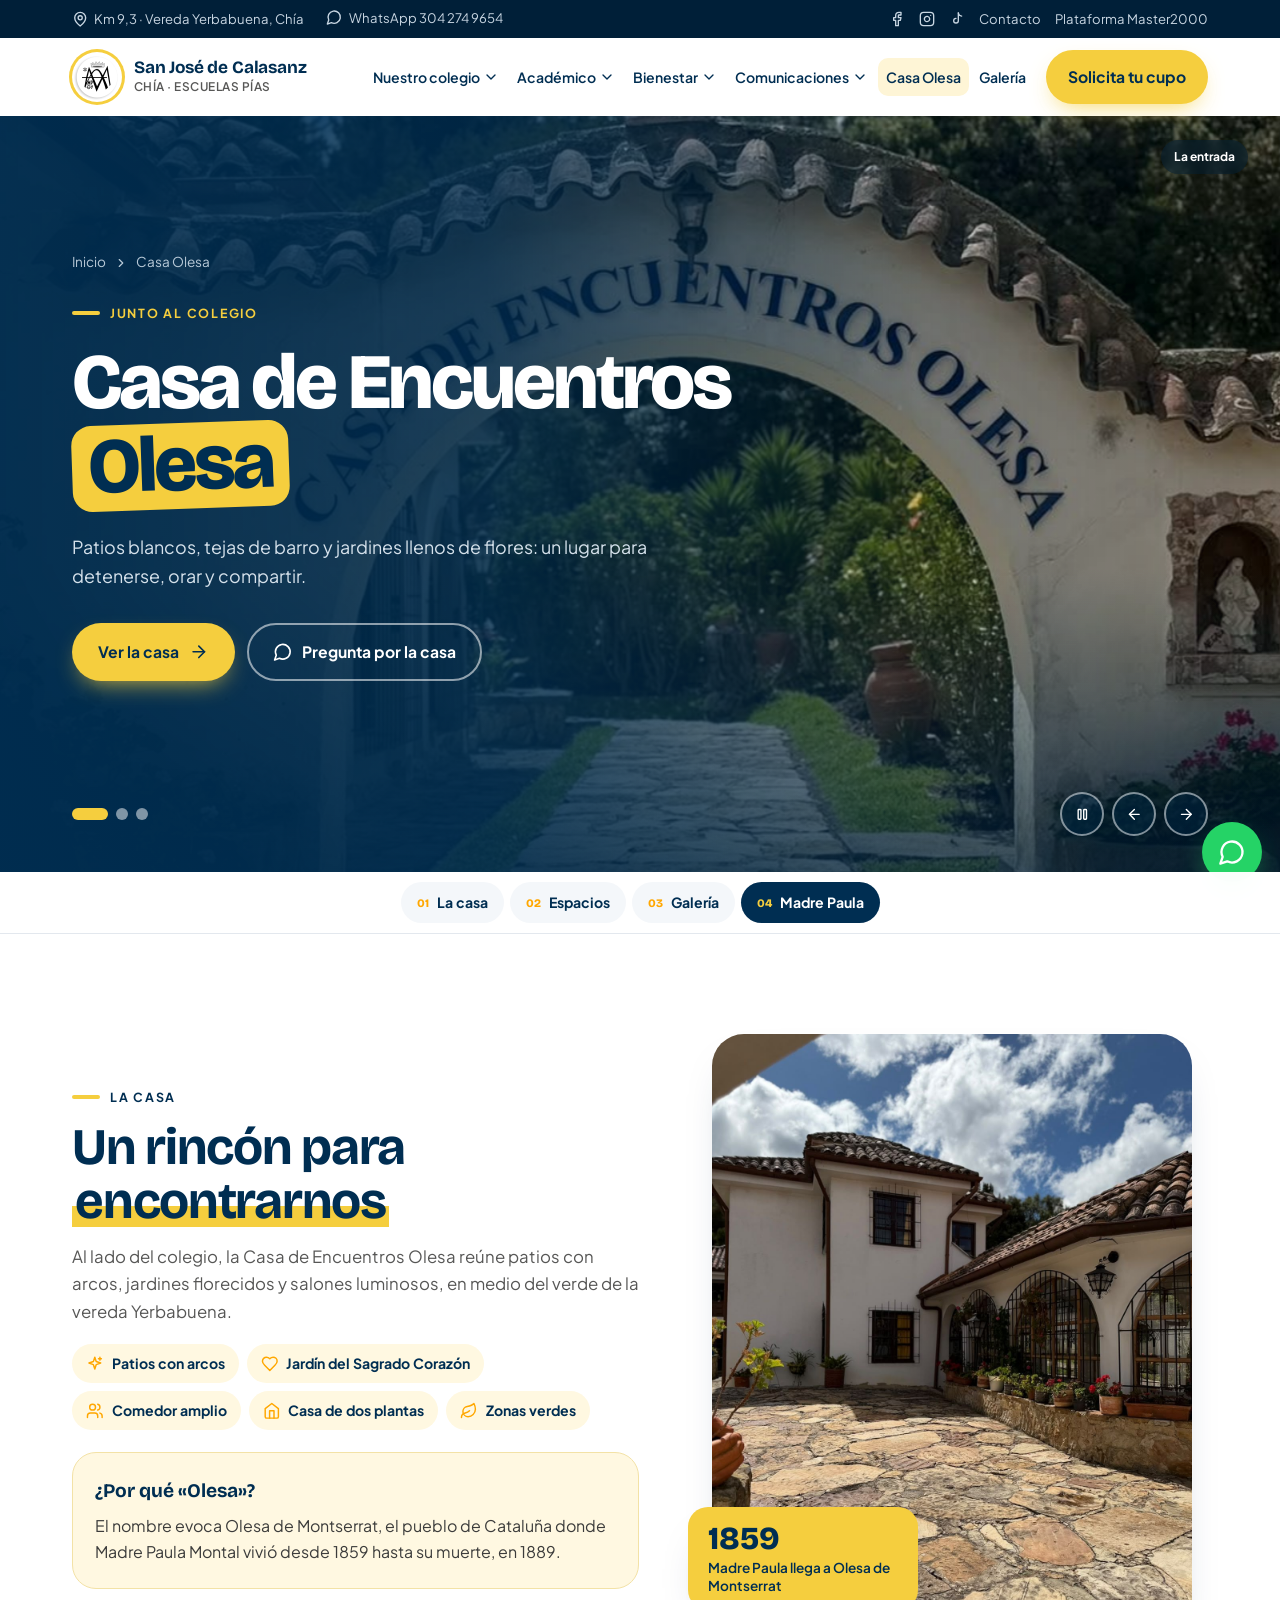
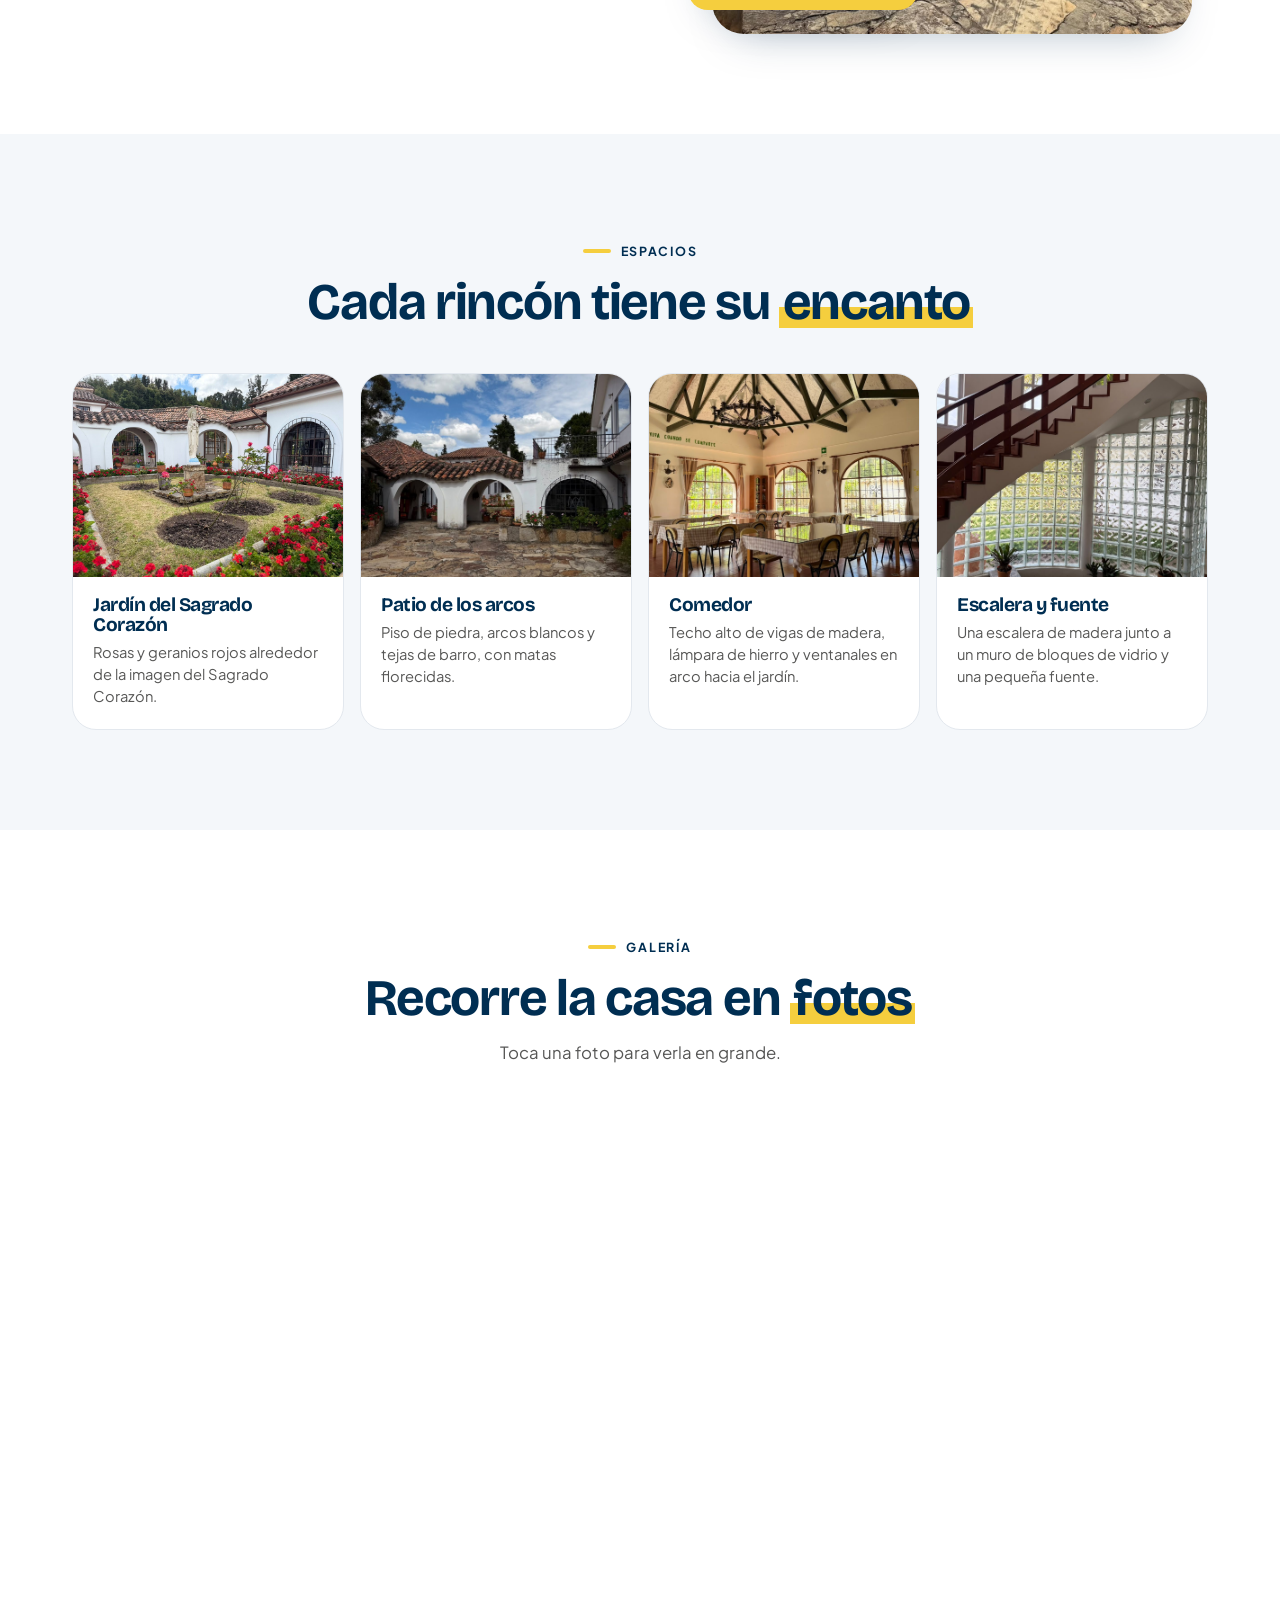
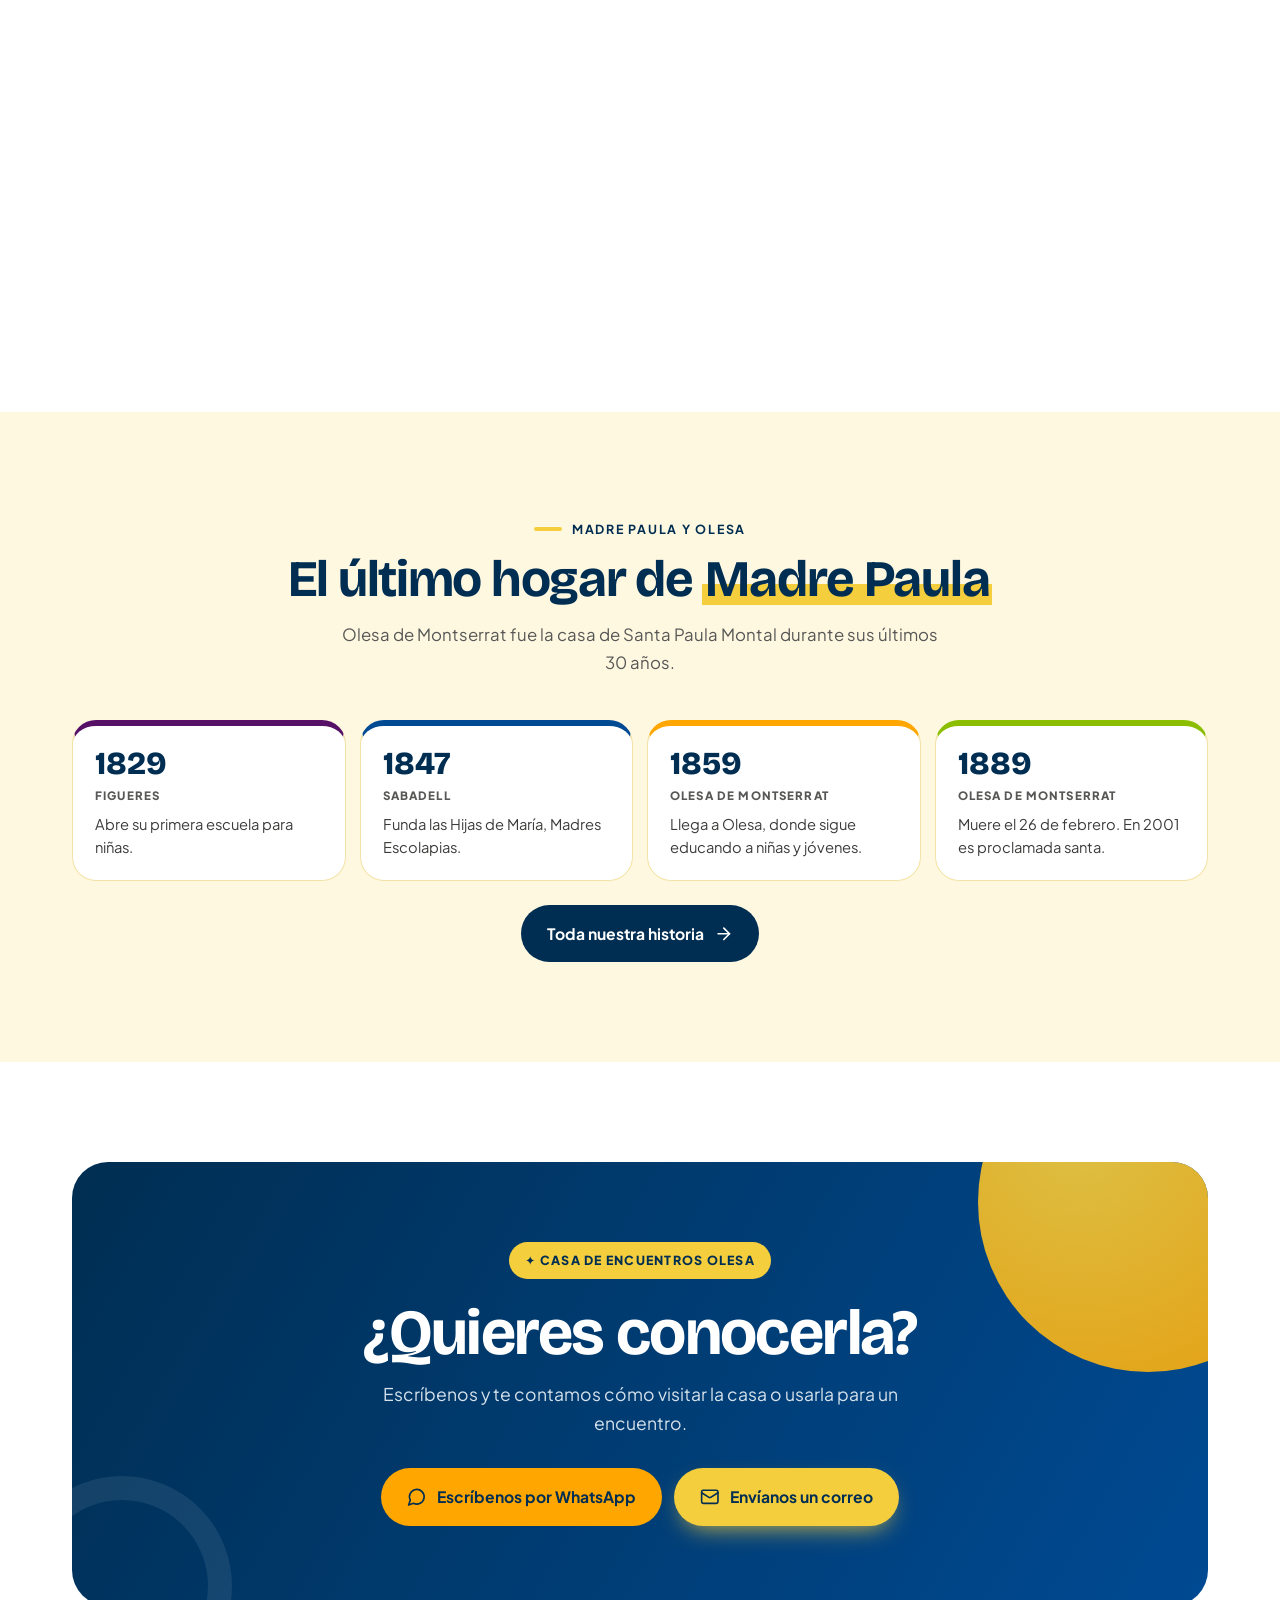
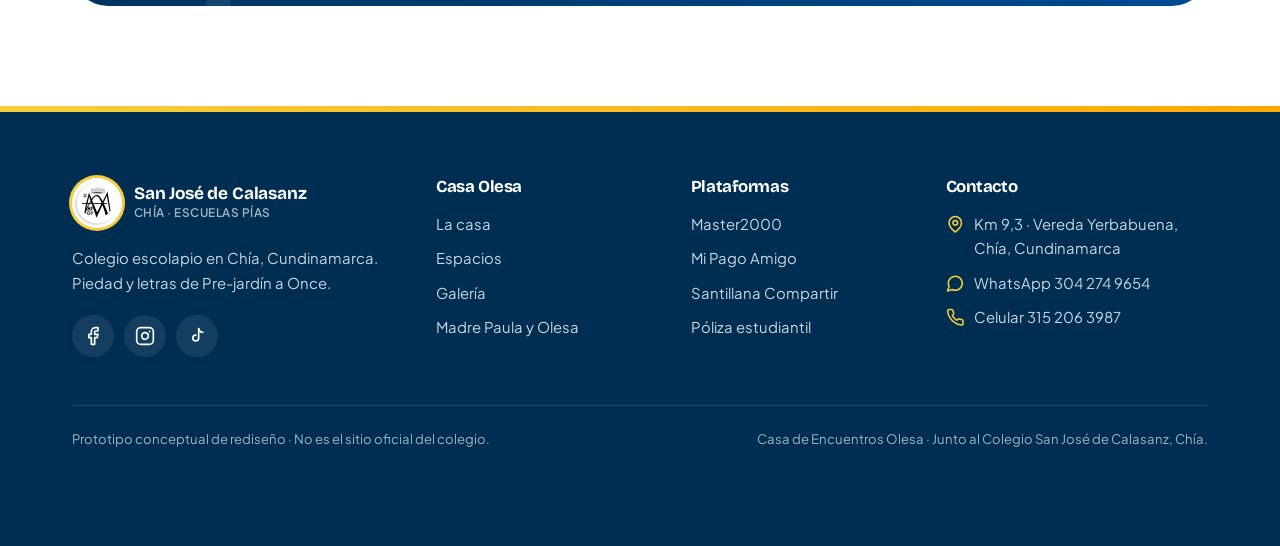
<file: rediseno-calasanz/casa-olesa.html>
<!doctype html>
<html lang="es">
<head>
<meta charset="utf-8">
<meta name="viewport" content="width=device-width, initial-scale=1">
<title>Casa de Encuentros Olesa — Calasanz Chía</title>
<meta name="robots" content="noindex, nofollow"> <!-- PROTOTIPO: borrar al publicar como sitio oficial -->
<meta name="description" content="Prototipo conceptual: Casa de Encuentros Olesa, junto al Colegio San José de Calasanz (Chía). No es el sitio oficial.">
<link rel="icon" href="img/escudo.png">
<link rel="preconnect" href="https://fonts.googleapis.com">
<link rel="preconnect" href="https://fonts.gstatic.com" crossorigin>
<link href="https://fonts.googleapis.com/css2?family=Bricolage+Grotesque:opsz,wght@12..96,600;12..96,700;12..96,800&family=Plus+Jakarta+Sans:wght@400;500;600;700&display=swap" rel="stylesheet">
<script>document.documentElement.classList.add('js');</script>
<link rel="stylesheet" href="estilos.css?v=13">
<style>
.olesa-feats{list-style:none; margin:18px 0 22px; padding:0; display:flex; flex-wrap:wrap; gap:8px}
.olesa-feats li{display:inline-flex; align-items:center; gap:8px; padding:8px 14px; border-radius:999px; background:var(--cream); color:var(--navy); font-weight:700; font-size:.88rem}
.olesa-feats .icon{color:var(--orange)}
.gallery{display:grid; grid-template-columns:repeat(2,1fr); gap:10px}
@media (min-width:640px){.gallery{grid-template-columns:repeat(4,1fr)}}
.gallery button{position:relative; padding:0; border:0; border-radius:18px; overflow:hidden; cursor:zoom-in; aspect-ratio:3/4; background:var(--soft)}
.gallery button.wide{grid-column:span 2; aspect-ratio:auto; min-height:180px}
.gallery img{width:100%; height:100%; object-fit:cover; transition:transform .5s}
.gallery button:hover img{transform:scale(1.06)}
.gallery span{position:absolute; left:8px; bottom:8px; right:8px; width:fit-content; font-size:.72rem; font-weight:700; padding:5px 10px; border-radius:999px; background:rgba(255,255,255,.92); color:var(--navy); text-align:left}

/* Hero propio: sin barra de accesos debajo */
.olesa-hero{min-height:clamp(560px, 84vh, 780px)}
.olesa-hero .slide-content{padding-bottom:120px}
.olesa-hero .slider-ui{bottom:36px}
.olesa-hero .crumbs{margin-bottom:22px}

/* La casa */
.house{display:grid; gap:40px; align-items:center}
@media (min-width:960px){.house{grid-template-columns:1.05fr .95fr; gap:56px}}
.house .head{margin-bottom:12px}
.why-olesa{margin-top:6px; padding:22px; border-radius:var(--radius); background:var(--cream); border:1px solid #F3E2A6}
.why-olesa b{display:block; margin-bottom:6px; font-family:var(--display); font-size:1.2rem; color:var(--navy)}
.house-photo{position:relative; margin:0 auto; max-width:480px; width:100%}
.house-photo img{width:100%; aspect-ratio:4/5; object-fit:cover; border-radius:32px; box-shadow:var(--shadow)}
.house-badge{position:absolute; left:-10px; bottom:24px; max-width:230px; padding:16px 20px; border-radius:20px; background:var(--yellow); color:var(--navy); box-shadow:var(--shadow)}
@media (min-width:560px){.house-badge{left:-24px}}
.house-badge b{display:block; font:800 2rem/1 var(--display)}
.house-badge span{display:block; margin-top:4px; font-size:.85rem; font-weight:600; line-height:1.3}

/* Espacios */
.spaces-grid{display:grid; gap:16px}
@media (min-width:640px){.spaces-grid{grid-template-columns:repeat(2,1fr)}}
@media (min-width:1040px){.spaces-grid{grid-template-columns:repeat(4,1fr)}}
.space{display:flex; flex-direction:column; overflow:hidden; border-radius:var(--radius); background:#fff; border:1px solid var(--line); transition:transform .25s, box-shadow .25s}
.space:hover{transform:translateY(-5px); box-shadow:var(--shadow)}
.space img{width:100%; aspect-ratio:4/3; object-fit:cover}
.space div{padding:18px 20px 22px}
.space h3{font-size:1.2rem; margin-bottom:6px}
.space p{font-size:.92rem; color:var(--gray); line-height:1.5}

/* Madre Paula y Olesa */
.paula-line{list-style:none; margin:0; padding:0; display:grid; gap:14px}
@media (min-width:640px){.paula-line{grid-template-columns:repeat(2,1fr)}}
@media (min-width:1040px){.paula-line{grid-template-columns:repeat(4,1fr)}}
.paula-line li{padding:22px; border-radius:var(--radius); background:#fff; border:1px solid #F3E2A6; border-top:6px solid var(--c)}
.paula-line b{display:block; font:800 2rem/1 var(--display); color:var(--navy)}
.paula-line small{display:block; margin:6px 0 8px; font-size:.72rem; font-weight:800; letter-spacing:.1em; text-transform:uppercase; color:var(--gray)}
.paula-line p{font-size:.92rem; line-height:1.5; color:var(--ink)}
.paula-cta{display:flex; justify-content:center; margin-top:24px}
</style>
</head>
<body>

<svg width="0" height="0" style="position:absolute" aria-hidden="true">
  <symbol id="i-arrow" viewBox="0 0 24 24"><path d="M5 12h14"/><path d="m12 5 7 7-7 7"/></symbol>
  <symbol id="i-mail" viewBox="0 0 24 24"><rect width="20" height="16" x="2" y="4" rx="2"/><path d="m22 7-8.97 5.7a1.94 1.94 0 0 1-2.06 0L2 7"/></symbol>
  <symbol id="i-spark" viewBox="0 0 24 24"><path d="M12 3l1.9 5.8L20 11l-6.1 2.2L12 19l-1.9-5.8L4 11l6.1-2.2z"/><path d="M19 3v4M17 5h4"/></symbol>
  <symbol id="i-home" viewBox="0 0 24 24"><path d="m3 9 9-7 9 7v11a2 2 0 0 1-2 2H5a2 2 0 0 1-2-2z"/><path d="M9 22V12h6v10"/></symbol>
  <symbol id="i-pause" viewBox="0 0 24 24"><rect x="6" y="5" width="4" height="14" rx="1"/><rect x="14" y="5" width="4" height="14" rx="1"/></symbol>
  <symbol id="i-play" viewBox="0 0 24 24"><path d="m7 4 13 8-13 8z"/></symbol>
  <symbol id="i-chev" viewBox="0 0 24 24"><path d="m6 9 6 6 6-6"/></symbol>
  <symbol id="i-left" viewBox="0 0 24 24"><path d="m15 18-6-6 6-6"/></symbol>
  <symbol id="i-right" viewBox="0 0 24 24"><path d="m9 18 6-6-6-6"/></symbol>
  <symbol id="i-out" viewBox="0 0 24 24"><path d="M7 17 17 7"/><path d="M7 7h10v10"/></symbol>
  <symbol id="i-monitor" viewBox="0 0 24 24"><rect width="20" height="14" x="2" y="3" rx="2"/><path d="M8 21h8M12 17v4"/></symbol>
  <symbol id="i-card" viewBox="0 0 24 24"><rect width="20" height="14" x="2" y="5" rx="2"/><path d="M2 10h20"/></symbol>
  <symbol id="i-file" viewBox="0 0 24 24"><path d="M14 2H6a2 2 0 0 0-2 2v16a2 2 0 0 0 2 2h12a2 2 0 0 0 2-2V8z"/><path d="M14 2v6h6M16 13H8M16 17H8"/></symbol>
  <symbol id="i-receipt" viewBox="0 0 24 24"><path d="M4 2v20l2-1 2 1 2-1 2 1 2-1 2 1 2-1 2 1V2l-2 1-2-1-2 1-2-1-2 1-2-1-2 1Z"/><path d="M16 8h-6a2 2 0 1 0 0 4h4a2 2 0 1 1 0 4H8M12 17.5v-11"/></symbol>
  <symbol id="i-mega" viewBox="0 0 24 24"><path d="m3 11 18-5v12L3 14v-3z"/><path d="M11.6 16.8a3 3 0 1 1-5.8-1.6"/></symbol>
  <symbol id="i-list" viewBox="0 0 24 24"><path d="m3 17 2 2 4-4M3 7l2 2 4-4M13 6h8M13 12h8M13 18h8"/></symbol>
  <symbol id="i-cal" viewBox="0 0 24 24"><rect width="18" height="18" x="3" y="4" rx="2"/><path d="M16 2v4M8 2v4M3 10h18"/><path d="m9 16 2 2 4-4"/></symbol>
  <symbol id="i-book" viewBox="0 0 24 24"><path d="M4 19.5v-15A2.5 2.5 0 0 1 6.5 2H20v20H6.5a2.5 2.5 0 0 1 0-5H20"/></symbol>
  <symbol id="i-leaf" viewBox="0 0 24 24"><path d="M11 20A7 7 0 0 1 9.8 6.1C15.5 5 17 4.48 19 2c1 2 2 4.18 2 8 0 5.5-4.78 10-10 10Z"/><path d="M2 21c0-3 1.85-5.36 5.08-6C9.5 14.52 12 13 13 12"/></symbol>
  <symbol id="i-heart" viewBox="0 0 24 24"><path d="M19 14c1.49-1.46 3-3.21 3-5.5A5.5 5.5 0 0 0 16.5 3c-1.76 0-3 .5-4.5 2-1.5-1.5-2.74-2-4.5-2A5.5 5.5 0 0 0 2 8.5c0 2.3 1.5 4.05 3 5.5l7 7Z"/></symbol>
  <symbol id="i-users" viewBox="0 0 24 24"><path d="M16 21v-2a4 4 0 0 0-4-4H6a4 4 0 0 0-4 4v2"/><circle cx="9" cy="7" r="4"/><path d="M22 21v-2a4 4 0 0 0-3-3.87M16 3.13a4 4 0 0 1 0 7.75"/></symbol>
  <symbol id="i-shield" viewBox="0 0 24 24"><path d="M20 13c0 5-3.5 7.5-7.66 8.95a1 1 0 0 1-.67-.01C7.5 20.5 4 18 4 13V6a1 1 0 0 1 1-1c2 0 4.5-1.2 6.24-2.72a1.17 1.17 0 0 1 1.52 0C14.51 3.81 17 5 19 5a1 1 0 0 1 1 1z"/><path d="m9 12 2 2 4-4"/></symbol>
  <symbol id="i-clock" viewBox="0 0 24 24"><circle cx="12" cy="12" r="10"/><path d="M12 6v6l4 2"/></symbol>
  <symbol id="i-menu" viewBox="0 0 24 24"><path d="M4 7h16M4 12h16M4 17h16"/></symbol>
  <symbol id="i-x" viewBox="0 0 24 24"><path d="M18 6 6 18M6 6l12 12"/></symbol>
  <symbol id="i-pin" viewBox="0 0 24 24"><path d="M20 10c0 6-8 12-8 12s-8-6-8-12a8 8 0 0 1 16 0Z"/><circle cx="12" cy="10" r="3"/></symbol>
  <symbol id="i-phone" viewBox="0 0 24 24"><path d="M22 16.9v3a2 2 0 0 1-2.2 2 19.8 19.8 0 0 1-8.6-3.1 19.5 19.5 0 0 1-6-6A19.8 19.8 0 0 1 2.1 4.2 2 2 0 0 1 4.1 2h3a2 2 0 0 1 2 1.7c.1 1 .4 1.9.7 2.8a2 2 0 0 1-.5 2.1L8.1 9.9a16 16 0 0 0 6 6l1.3-1.3a2 2 0 0 1 2.1-.4c.9.3 1.8.6 2.8.7a2 2 0 0 1 1.7 2z"/></symbol>
  <symbol id="i-chat" viewBox="0 0 24 24"><path d="M7.9 20A9 9 0 1 0 4 16.1L2 22Z"/></symbol>
  <symbol id="i-ig" viewBox="0 0 24 24"><rect width="20" height="20" x="2" y="2" rx="5"/><path d="M16 11.4A4 4 0 1 1 12.6 8 4 4 0 0 1 16 11.4z"/><path d="M17.5 6.5h.01"/></symbol>
  <symbol id="i-tt" viewBox="0 0 24 24"><path d="M14 3v11.5a3.5 3.5 0 1 1-3.5-3.5"/><path d="M14 3c.5 2.8 2.4 4.5 5 4.6"/></symbol>
  <symbol id="i-fb" viewBox="0 0 24 24"><path d="M18 2h-3a5 5 0 0 0-5 5v3H7v4h3v8h4v-8h3l1-4h-4V7a1 1 0 0 1 1-1h3z"/></symbol>
  <symbol id="i-yt" viewBox="0 0 24 24"><path d="M2.5 17a24 24 0 0 1 0-10 2 2 0 0 1 1.4-1.4 49.6 49.6 0 0 1 16.2 0A2 2 0 0 1 21.5 7a24 24 0 0 1 0 10 2 2 0 0 1-1.4 1.4 49.6 49.6 0 0 1-16.2 0A2 2 0 0 1 2.5 17"/><path d="m10 15 5-3-5-3z"/></symbol>
</svg>

<!-- Barra superior -->
<div class="topbar">
  <div class="wrap">
    <div class="info">
      <span><svg class="icon"><use href="#i-pin"/></svg> Km 9,3 · Vereda Yerbabuena, Chía</span>
      <a href="https://wa.link/hoishm" target="_blank" rel="noopener"><span><svg class="icon"><use href="#i-chat"/></svg> WhatsApp 304 274 9654</span></a>
    </div>
    <div class="soc">
      <a href="https://www.facebook.com/sanjose.decalasanz.144" target="_blank" rel="noopener" aria-label="Facebook"><svg class="icon"><use href="#i-fb"/></svg></a>
      <a href="https://www.instagram.com/sanjosedecalasanzchia/" target="_blank" rel="noopener" aria-label="Instagram"><svg class="icon"><use href="#i-ig"/></svg></a>
      <a href="https://www.tiktok.com/@sjcalasanz" target="_blank" rel="noopener" aria-label="TikTok"><svg class="icon"><use href="#i-tt"/></svg></a>
      <a href="#contacto">Contacto</a>
      <a href="https://login.master2000.net/ingreso/?A=425175000365&amp;&amp;" target="_blank" rel="noopener">Plataforma Master2000</a>
    </div>
  </div>
</div>

<!-- Header -->
<header class="site-header">
  <nav class="wrap nav" aria-label="Principal">
    <a class="brand" href="index.html#inicio">
      <img src="img/escudo.png" alt="Escudo del Colegio San José de Calasanz">
      <span><b>San José de Calasanz</b><small>CHÍA · ESCUELAS PÍAS</small></span>
    </a>
    <ul class="menu">
      <li>
        <button type="button" aria-haspopup="true">Nuestro colegio <svg class="icon chev"><use href="#i-chev"/></svg></button>
        <div class="sub"><ul>
          <li><a href="nuestro-colegio.html#horizonte">Misión y visión</a></li>
          <li><a href="nuestro-colegio.html#valores">Valores</a></li>
          <li><a href="nuestro-colegio.html#pedagogia">Propuesta pedagógica</a></li>
          <li><a href="nuestro-colegio.html#historia">Reseña histórica</a></li>
          <li><a href="nuestro-colegio.html#comunidad">Organigrama</a></li>
          <li><a href="nuestro-colegio.html#documentos">Manual, PEI y documentos</a></li>
        </ul></div>
      </li>
      <li>
        <button type="button" aria-haspopup="true">Académico <svg class="icon chev"><use href="#i-chev"/></svg></button>
        <div class="sub"><ul>
          <li><a href="academico.html#grados">Mi grado y plan de estudios</a></li>
          <li><a href="academico.html#aprendemos">Cómo aprendemos</a></li>
          <li><a href="academico.html#evaluacion">Sistema de evaluación</a></li>
          <li><a href="academico.html#proyectos">Proyectos transversales</a></li>
          <li><a href="academico.html#docentes">Directorio y atención a padres</a></li>
          <li><a href="academico.html#recursos">Textos y plataformas</a></li>
        </ul></div>
      </li>
      <li>
        <button type="button" aria-haspopup="true">Bienestar <svg class="icon chev"><use href="#i-chev"/></svg></button>
        <div class="sub"><ul>
          <li><a href="bienestar.html#psico">Psicoorientación</a></li>
          <li><a href="bienestar.html#salud">Salud y póliza estudiantil</a></li>
          <li><a href="bienestar.html#restaurante">Restaurante y loncheras</a></li>
          <li><a href="bienestar.html#rutas">Rutas escolares</a></li>
          <li><a href="bienestar.html#biblioteca">Biblioteca</a></li>
          <li><a href="bienestar.html#extraescolares">Extraescolares</a></li>
        </ul></div>
      </li>
      <li>
        <button type="button" aria-haspopup="true">Comunicaciones <svg class="icon chev"><use href="#i-chev"/></svg></button>
        <div class="sub"><ul>
          <li><a href="comunicaciones.html#agenda">Agenda de fin de año</a></li>
          <li><a href="comunicaciones.html#circulares">Circulares</a></li>
          <li><a href="comunicaciones.html#calendario">Calendario 2026</a></li>
          <li><a href="comunicaciones.html#noticias">Noticias</a></li>
          <li><a href="comunicaciones.html#canales">Canales oficiales</a></li>
          <li><a href="comunicaciones.html#sqrr">Sugerencias y reclamos (SQRR)</a></li>
          <li><a href="index.html#siguenos">Redes sociales y videos</a></li>
        </ul></div>
      </li>
      <li class="current"><a href="casa-olesa.html" aria-current="page">Casa Olesa</a></li>
      <li><a href="galeria.html">Galería</a></li>
    </ul>
    <a class="btn btn-yellow" href="admisiones.html">Solicita tu cupo</a>
    <button class="burger" type="button" aria-label="Abrir menú" aria-expanded="false" aria-controls="drawer"><svg class="icon"><use href="#i-menu"/></svg></button>
  </nav>
</header>

<!-- Menú móvil -->
<div class="drawer" id="drawer" aria-hidden="true">
  <div class="scrim" data-close></div>
  <div class="panel">
    <div class="top">
      <span class="brand"><img src="img/escudo.png" alt=""><span><b>San José de Calasanz</b><small>CHÍA · ESCUELAS PÍAS</small></span></span>
      <button class="burger" type="button" data-close aria-label="Cerrar menú"><svg class="icon"><use href="#i-x"/></svg></button>
    </div>
    <details><summary>Nuestro colegio <svg class="icon chev"><use href="#i-chev"/></svg></summary><ul>
      <li><a href="nuestro-colegio.html#horizonte">Misión y visión</a></li>
      <li><a href="nuestro-colegio.html#valores">Valores</a></li>
      <li><a href="nuestro-colegio.html#historia">Reseña histórica</a></li>
      <li><a href="nuestro-colegio.html#campus">Campus</a></li>
      <li><a href="nuestro-colegio.html#comunidad">Organigrama</a></li>
      <li><a href="nuestro-colegio.html#documentos">Documentos</a></li>
    </ul></details>
    <details><summary>Académico <svg class="icon chev"><use href="#i-chev"/></svg></summary><ul>
      <li><a href="academico.html#grados">Mi grado y plan de estudios</a></li>
      <li><a href="academico.html#evaluacion">Sistema de evaluación</a></li>
      <li><a href="academico.html#docentes">Directorio y atención a padres</a></li>
      <li><a href="academico.html#recursos">Textos y plataformas</a></li>
    </ul></details>
    <details><summary>Bienestar <svg class="icon chev"><use href="#i-chev"/></svg></summary><ul>
      <li><a href="bienestar.html#psico">Psicoorientación</a></li>
      <li><a href="bienestar.html#salud">Salud y póliza estudiantil</a></li>
      <li><a href="bienestar.html#restaurante">Restaurante y loncheras</a></li>
      <li><a href="bienestar.html#rutas">Rutas escolares</a></li>
    </ul></details>
    <details><summary>Comunicaciones <svg class="icon chev"><use href="#i-chev"/></svg></summary><ul>
      <li><a href="comunicaciones.html#agenda">Agenda de fin de año</a></li>
      <li><a href="comunicaciones.html#circulares">Circulares</a></li>
      <li><a href="comunicaciones.html#calendario">Calendario 2026</a></li>
      <li><a href="comunicaciones.html#canales">Canales oficiales</a></li>
      <li><a href="comunicaciones.html#sqrr">Sugerencias y reclamos</a></li>
    </ul></details>
    <a class="solo" href="casa-olesa.html">Casa de Encuentros Olesa <svg class="icon"><use href="#i-arrow"/></svg></a>
    <a class="solo" href="galeria.html">Galería <svg class="icon"><use href="#i-arrow"/></svg></a>
    <a class="solo" href="#contacto">Contacto <svg class="icon"><use href="#i-arrow"/></svg></a>
    <a class="btn btn-yellow" href="admisiones.html">Solicita tu cupo 2027</a>
  </div>
</div>

<main>

  <!-- HERO: carrusel con fondos en movimiento -->
  <section class="hero hero-slider olesa-hero" data-slider aria-roledescription="carrusel" aria-label="Fotos de la Casa de Encuentros Olesa">
    <article class="slide active" aria-roledescription="diapositiva" aria-label="1 de 3">
      <div class="slide-bg" style="background-image:url('img/olesa/olesa-entrada.jpg'); background-position:50% 35%"></div>
      <div class="slide-shade"></div>
      <div class="wrap slide-content">
        <nav class="crumbs" aria-label="Ruta"><a href="index.html">Inicio</a><svg class="icon"><use href="#i-right"/></svg><span aria-current="page">Casa Olesa</span></nav>
        <span class="kicker">Junto al colegio</span>
        <h1>Casa de Encuentros <span class="pill">Olesa</span></h1>
        <p class="hero-lead">Patios blancos, tejas de barro y jardines llenos de flores: un lugar para detenerse, orar y compartir.</p>
        <div class="hero-ctas">
          <a class="btn btn-yellow" href="#galeria">Ver la casa <svg class="icon"><use href="#i-arrow"/></svg></a>
          <a class="btn btn-line" href="https://wa.link/hoishm" target="_blank" rel="noopener"><svg class="icon"><use href="#i-chat"/></svg> Pregunta por la casa</a>
        </div>
      </div>
      <span class="slide-tag">La entrada</span>
    </article>
    <article class="slide" aria-roledescription="diapositiva" aria-label="2 de 3">
      <div class="slide-bg" style="background-image:url('img/olesa/olesa-patio.jpg'); background-position:50% 50%"></div>
      <div class="slide-shade"></div>
      <div class="wrap slide-content">
        <span class="kicker">Patios y jardines</span>
        <h2 class="slide-title">Arcos, flores y <span class="pill">silencio</span></h2>
        <p class="hero-lead">Rincones al aire libre para hacer una pausa en medio del día.</p>
        <div class="hero-ctas"><a class="btn btn-yellow" href="#espacios">Conoce los espacios <svg class="icon"><use href="#i-arrow"/></svg></a></div>
      </div>
      <span class="slide-tag">Vista desde el arco</span>
    </article>
    <article class="slide" aria-roledescription="diapositiva" aria-label="3 de 3">
      <div class="slide-bg" style="background-image:url('img/olesa/olesa-comedor.jpg'); background-position:50% 60%"></div>
      <div class="slide-shade"></div>
      <div class="wrap slide-content">
        <span class="kicker">Para compartir</span>
        <h2 class="slide-title">Espacios para estar <span class="pill">juntos</span></h2>
        <p class="hero-lead">Un comedor amplio y luminoso para encuentros de grupo.</p>
        <div class="hero-ctas"><a class="btn btn-yellow" href="#galeria">Ver todas las fotos <svg class="icon"><use href="#i-arrow"/></svg></a></div>
      </div>
      <span class="slide-tag">El comedor</span>
    </article>
    <div class="wrap slider-ui">
      <div class="dots" role="group" aria-label="Elegir foto">
        <button type="button" data-dot aria-label="Ver foto 1" aria-current="true"></button>
        <button type="button" data-dot aria-label="Ver foto 2"></button>
        <button type="button" data-dot aria-label="Ver foto 3"></button>
      </div>
      <div class="arrows-s">
        <button type="button" data-toggle aria-pressed="false" aria-label="Pausar el carrusel"><svg class="icon i-pause"><use href="#i-pause"/></svg><svg class="icon i-play"><use href="#i-play"/></svg></button>
        <button type="button" data-prev aria-label="Foto anterior"><svg class="icon"><use href="#i-arrow"/></svg></button>
        <button type="button" data-next aria-label="Foto siguiente"><svg class="icon"><use href="#i-arrow"/></svg></button>
      </div>
    </div>
  </section>

  <!-- SUB-NAVEGACIÓN -->
  <nav class="subnav" aria-label="Secciones de la página">
    <div class="wrap">
      <ul>
        <li><a href="#la-casa"><span class="n">01</span>La casa</a></li>
        <li><a href="#espacios"><span class="n">02</span>Espacios</a></li>
        <li><a href="#galeria"><span class="n">03</span>Galería</a></li>
        <li><a href="#madre-paula"><span class="n">04</span>Madre Paula</a></li>
      </ul>
    </div>
  </nav>

  <!-- LA CASA -->
  <section id="la-casa">
    <div class="wrap house">
      <div>
        <div class="head reveal">
          <span class="kicker">La casa</span>
          <h2>Un rincón para <span class="mark">encontrarnos</span></h2>
          <p>Al lado del colegio, la Casa de Encuentros Olesa reúne patios con arcos, jardines florecidos y salones luminosos, en medio del verde de la vereda Yerbabuena.</p>
        </div>
        <ul class="olesa-feats reveal">
          <li><svg class="icon"><use href="#i-spark"/></svg>Patios con arcos</li>
          <li><svg class="icon"><use href="#i-heart"/></svg>Jardín del Sagrado Corazón</li>
          <li><svg class="icon"><use href="#i-users"/></svg>Comedor amplio</li>
          <li><svg class="icon"><use href="#i-home"/></svg>Casa de dos plantas</li>
          <li><svg class="icon"><use href="#i-leaf"/></svg>Zonas verdes</li>
        </ul>
        <div class="why-olesa reveal">
          <b>¿Por qué «Olesa»?</b>
          <p>El nombre evoca Olesa de Montserrat, el pueblo de Cataluña donde Madre Paula Montal vivió desde 1859 hasta su muerte, en 1889.</p>
        </div>
      </div>
      <figure class="house-photo reveal">
        <img loading="lazy" src="img/olesa/olesa-casa.jpg" alt="Casa blanca de dos plantas con ventanas en arco y matas en el muro">
        <figcaption class="house-badge"><b>1859</b><span>Madre Paula llega a Olesa de Montserrat</span></figcaption>
      </figure>
    </div>
  </section>

  <!-- ESPACIOS -->
  <section id="espacios" class="bg-soft">
    <div class="wrap">
      <div class="head center reveal">
        <span class="kicker">Espacios</span>
        <h2>Cada rincón tiene su <span class="mark">encanto</span></h2>
      </div>
      <div class="spaces-grid">
        <article class="space reveal"><img loading="lazy" src="img/olesa/olesa-jardin.jpg" alt="Jardín con la imagen del Sagrado Corazón, rodeado de flores rojas"><div><h3>Jardín del Sagrado Corazón</h3><p>Rosas y geranios rojos alrededor de la imagen del Sagrado Corazón.</p></div></article>
        <article class="space reveal"><img loading="lazy" src="img/olesa/olesa-arcos.jpg" alt="Patio empedrado con dos arcos blancos y tejas de barro"><div><h3>Patio de los arcos</h3><p>Piso de piedra, arcos blancos y tejas de barro, con matas florecidas.</p></div></article>
        <article class="space reveal"><img loading="lazy" src="img/olesa/olesa-comedor.jpg" alt="Comedor con techo de vigas de madera, lámpara de hierro y ventanales en arco"><div><h3>Comedor</h3><p>Techo alto de vigas de madera, lámpara de hierro y ventanales en arco hacia el jardín.</p></div></article>
        <article class="space reveal"><img loading="lazy" src="img/olesa/olesa-escalera.jpg" alt="Escalera de madera junto a un muro de bloques de vidrio y una fuente interior"><div><h3>Escalera y fuente</h3><p>Una escalera de madera junto a un muro de bloques de vidrio y una pequeña fuente.</p></div></article>
      </div>
    </div>
  </section>

  <!-- GALERÍA -->
  <section id="galeria">
    <div class="wrap">
      <div class="head center reveal">
        <span class="kicker">Galería</span>
        <h2>Recorre la casa en <span class="mark">fotos</span></h2>
        <p>Toca una foto para verla en grande.</p>
      </div>
      <div class="gallery reveal" data-gallery>
        <button type="button" class="wide" data-full="img/olesa/olesa-jardin.jpg"><img loading="lazy" src="img/olesa/olesa-jardin.jpg" alt="Jardín con la imagen del Sagrado Corazón, rodeado de flores rojas"><span>Jardín del Sagrado Corazón</span></button>
        <button type="button" data-full="img/olesa/olesa-arcos.jpg"><img loading="lazy" src="img/olesa/olesa-arcos.jpg" alt="Patio empedrado con dos arcos blancos y tejas de barro"><span>Patio de los arcos</span></button>
        <button type="button" data-full="img/olesa/olesa-casa.jpg"><img loading="lazy" src="img/olesa/olesa-casa.jpg" alt="Casa blanca de dos plantas con ventanas en arco y matas en el muro"><span>La casa</span></button>
        <button type="button" data-full="img/olesa/olesa-patio.jpg"><img loading="lazy" src="img/olesa/olesa-patio.jpg" alt="Vista del patio interior a través de un arco, con flores y una imagen religiosa"><span>Vista desde el arco</span></button>
        <button type="button" data-full="img/olesa/olesa-comedor.jpg"><img loading="lazy" src="img/olesa/olesa-comedor.jpg" alt="Comedor con techo de vigas de madera, lámpara de hierro y ventanales en arco"><span>El comedor</span></button>
        <button type="button" data-full="img/olesa/olesa-escalera.jpg"><img loading="lazy" src="img/olesa/olesa-escalera.jpg" alt="Escalera de madera junto a un muro de bloques de vidrio y una fuente interior"><span>Escalera y fuente</span></button>
        <button type="button" data-full="img/olesa/olesa-entrada.jpg"><img loading="lazy" src="img/olesa/olesa-entrada.jpg" alt="Arco de entrada con el letrero Casa de Encuentros Olesa y un camino de piedra"><span>La entrada</span></button>
      </div>
    </div>
    <dialog class="lightbox" data-lightbox aria-label="Foto ampliada">
      <figure><img alt=""><figcaption></figcaption></figure>
      <button type="button" class="lb-btn lb-close" data-lb-close aria-label="Cerrar"><svg class="icon"><use href="#i-x"/></svg></button>
      <button type="button" class="lb-btn lb-prev" data-lb-prev aria-label="Foto anterior"><svg class="icon"><use href="#i-arrow"/></svg></button>
      <button type="button" class="lb-btn lb-next" data-lb-next aria-label="Foto siguiente"><svg class="icon"><use href="#i-arrow"/></svg></button>
    </dialog>
  </section>

  <!-- MADRE PAULA Y OLESA -->
  <section id="madre-paula" class="bg-cream">
    <div class="wrap">
      <div class="head center reveal">
        <span class="kicker">Madre Paula y Olesa</span>
        <h2>El último hogar de <span class="mark">Madre Paula</span></h2>
        <p>Olesa de Montserrat fue la casa de Santa Paula Montal durante sus últimos 30 años.</p>
      </div>
      <ol class="paula-line">
        <li class="reveal" style="--c:var(--purple)"><b>1829</b><small>Figueres</small><p>Abre su primera escuela para niñas.</p></li>
        <li class="reveal" style="--c:var(--blue)"><b>1847</b><small>Sabadell</small><p>Funda las Hijas de María, Madres Escolapias.</p></li>
        <li class="reveal" style="--c:var(--orange)"><b>1859</b><small>Olesa de Montserrat</small><p>Llega a Olesa, donde sigue educando a niñas y jóvenes.</p></li>
        <li class="reveal" style="--c:var(--green)"><b>1889</b><small>Olesa de Montserrat</small><p>Muere el 26 de febrero. En 2001 es proclamada santa.</p></li>
      </ol>
      <div class="paula-cta reveal"><a class="btn btn-navy" href="nuestro-colegio.html#historia">Toda nuestra historia <svg class="icon"><use href="#i-arrow"/></svg></a></div>
    </div>
  </section>

  <!-- CIERRE -->
  <section>
    <div class="wrap">
      <div class="admit reveal">
        <span class="badge">✦ Casa de Encuentros Olesa</span>
        <h2>¿Quieres conocerla?</h2>
        <p>Escríbenos y te contamos cómo visitar la casa o usarla para un encuentro.</p>
        <div class="actions">
          <a class="btn btn-orange" href="https://wa.link/hoishm" target="_blank" rel="noopener"><svg class="icon"><use href="#i-chat"/></svg> Escríbenos por WhatsApp</a>
          <a class="btn btn-yellow" href="mailto:infosjcchia@sanjosedecalasanz.edu.co?subject=Casa%20de%20Encuentros%20Olesa"><svg class="icon"><use href="#i-mail"/></svg> Envíanos un correo</a>
        </div>
      </div>
    </div>
  </section>
</main>

<footer id="contacto">
  <div class="wrap">
    <div class="foot">
      <div>
        <span class="brand"><img src="img/escudo.png" alt=""><span><b>San José de Calasanz</b><small>CHÍA · ESCUELAS PÍAS</small></span></span>
        <p class="about">Colegio escolapio en Chía, Cundinamarca. Piedad y letras de Pre-jardín a Once.</p>
        <div class="socials">
          <a href="https://www.facebook.com/sanjose.decalasanz.144" target="_blank" rel="noopener" aria-label="Facebook"><svg class="icon"><use href="#i-fb"/></svg></a>
          <a href="https://www.instagram.com/sanjosedecalasanzchia/" target="_blank" rel="noopener" aria-label="Instagram"><svg class="icon"><use href="#i-ig"/></svg></a>
          <a href="https://www.tiktok.com/@sjcalasanz" target="_blank" rel="noopener" aria-label="TikTok"><svg class="icon"><use href="#i-tt"/></svg></a>
        </div>
      </div>
      <div>
        <h4>Casa Olesa</h4>
        <ul>
          <li><a href="#la-casa">La casa</a></li>
          <li><a href="#espacios">Espacios</a></li>
          <li><a href="#galeria">Galería</a></li>
          <li><a href="#madre-paula">Madre Paula y Olesa</a></li>
        </ul>
      </div>
      <div>
        <h4>Plataformas</h4>
        <ul>
          <li><a href="https://login.master2000.net/ingreso/?A=425175000365&amp;&amp;" target="_blank" rel="noopener">Master2000</a></li>
          <li><a href="https://www.mipagoamigo.com/MPA_WebSite/ServicePayments/StartPayment?id=1217&amp;searchedCategoryId=&amp;searchedAgreementName=COLEGIO%20SAN%20JOSE%20DE%20CALASANZ%20CHIA" target="_blank" rel="noopener">Mi Pago Amigo</a></li>
          <li><a href="https://payment.santillanacompartir.com/co/comp/welcome" target="_blank" rel="noopener">Santillana Compartir</a></li>
          <li><a href="https://consultadocumentos.segurosdelestado.com/consultar/SEGUROS%20DE%20VIDA%20DEL%20ESTADO/Estudiantil/identificacion" target="_blank" rel="noopener">Póliza estudiantil</a></li>
        </ul>
      </div>
      <div>
        <h4>Contacto</h4>
        <ul class="contact">
          <li><svg class="icon"><use href="#i-pin"/></svg><a href="https://www.google.com/maps/search/?api=1&amp;query=Colegio%20San%20Jos%C3%A9%20de%20Calasanz%20Ch%C3%ADa" target="_blank" rel="noopener">Km 9,3 · Vereda Yerbabuena, Chía, Cundinamarca</a></li>
          <li><svg class="icon"><use href="#i-chat"/></svg><a href="https://wa.link/hoishm" target="_blank" rel="noopener">WhatsApp 304 274 9654</a></li>
          <li><svg class="icon"><use href="#i-phone"/></svg><a href="tel:+573152063987">Celular 315 206 3987</a></li>
        </ul>
      </div>
    </div>
    <div class="legal">
      <span class="proto-note"><!-- PROTOTIPO: borrar al publicar como sitio oficial -->Prototipo conceptual de rediseño · No es el sitio oficial del colegio.</span>
      <span>Casa de Encuentros Olesa · Junto al Colegio San José de Calasanz, Chía.</span>
    </div>
  </div>
</footer>

<a class="wa-float" href="https://wa.link/hoishm" target="_blank" rel="noopener" aria-label="Escríbenos por WhatsApp"><svg class="icon"><use href="#i-chat"/></svg></a>

<script src="app.js?v=13"></script>
</body>
</html>
</file>
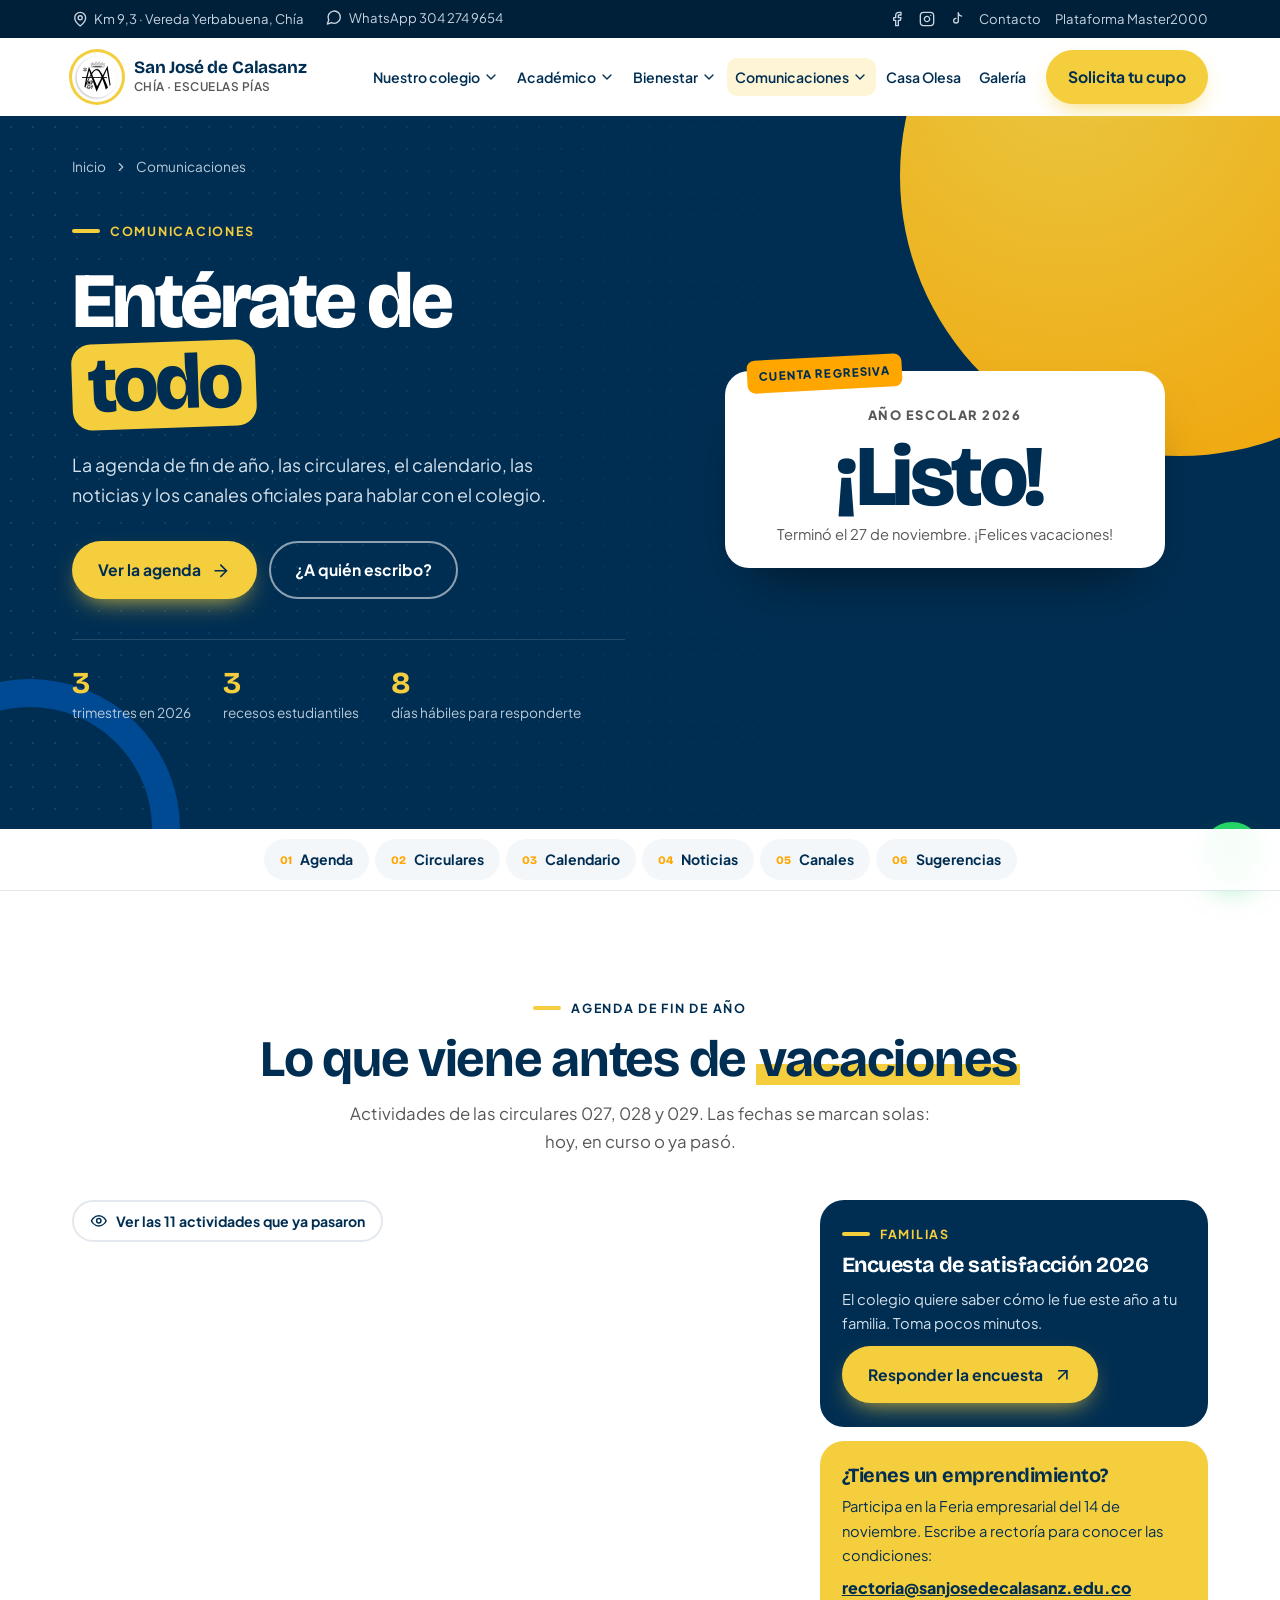
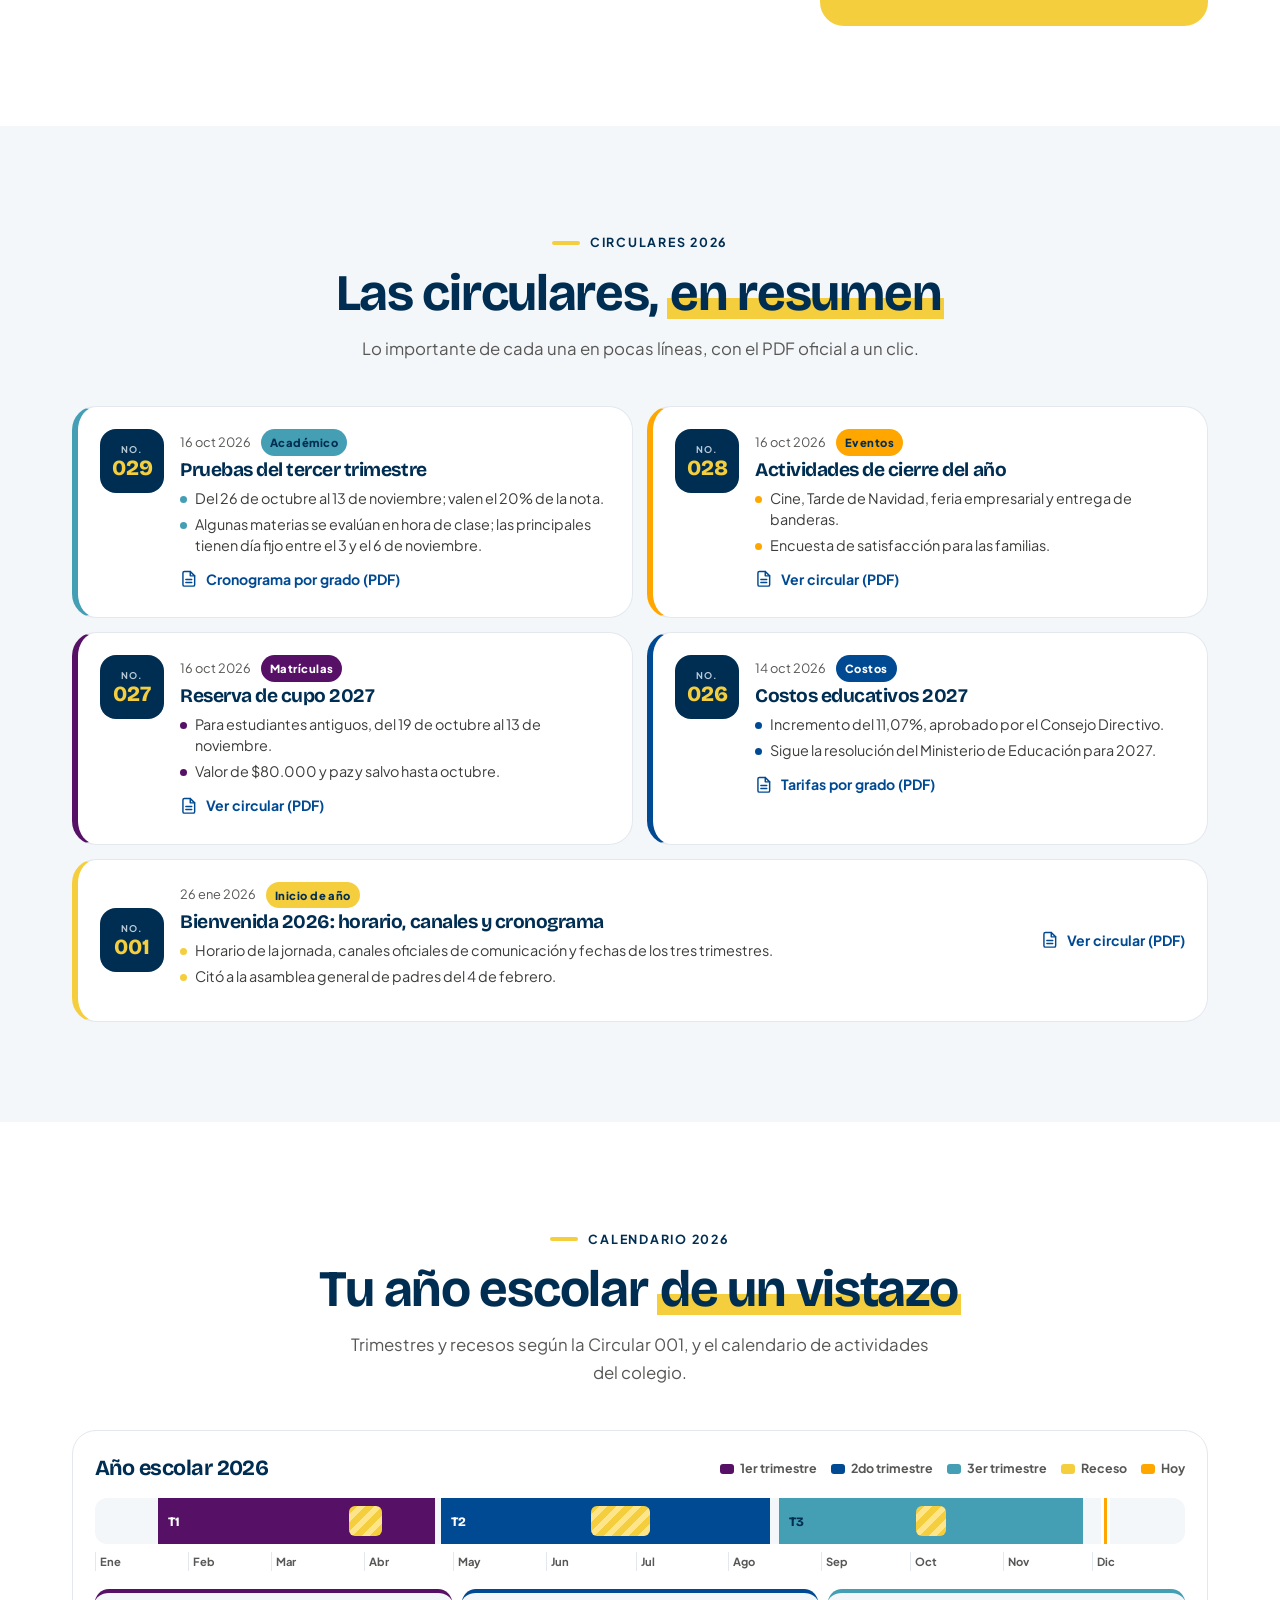
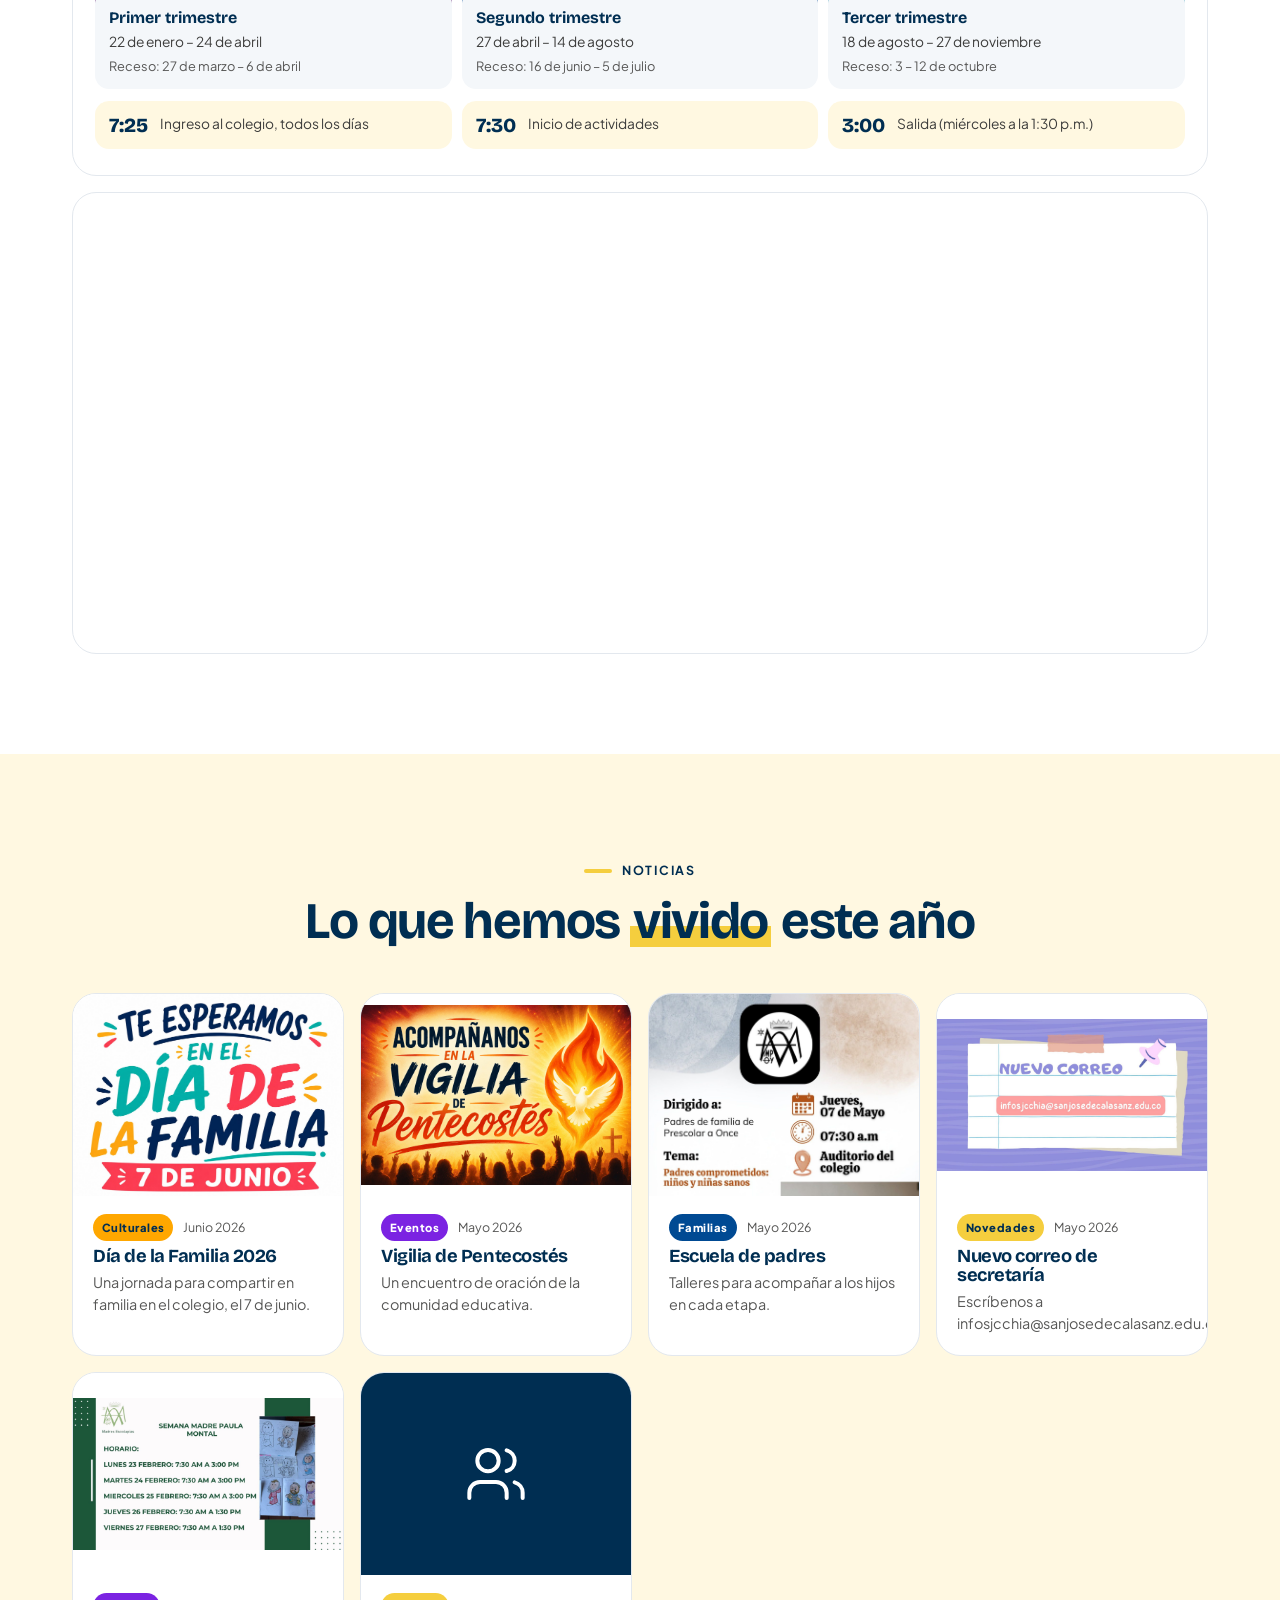
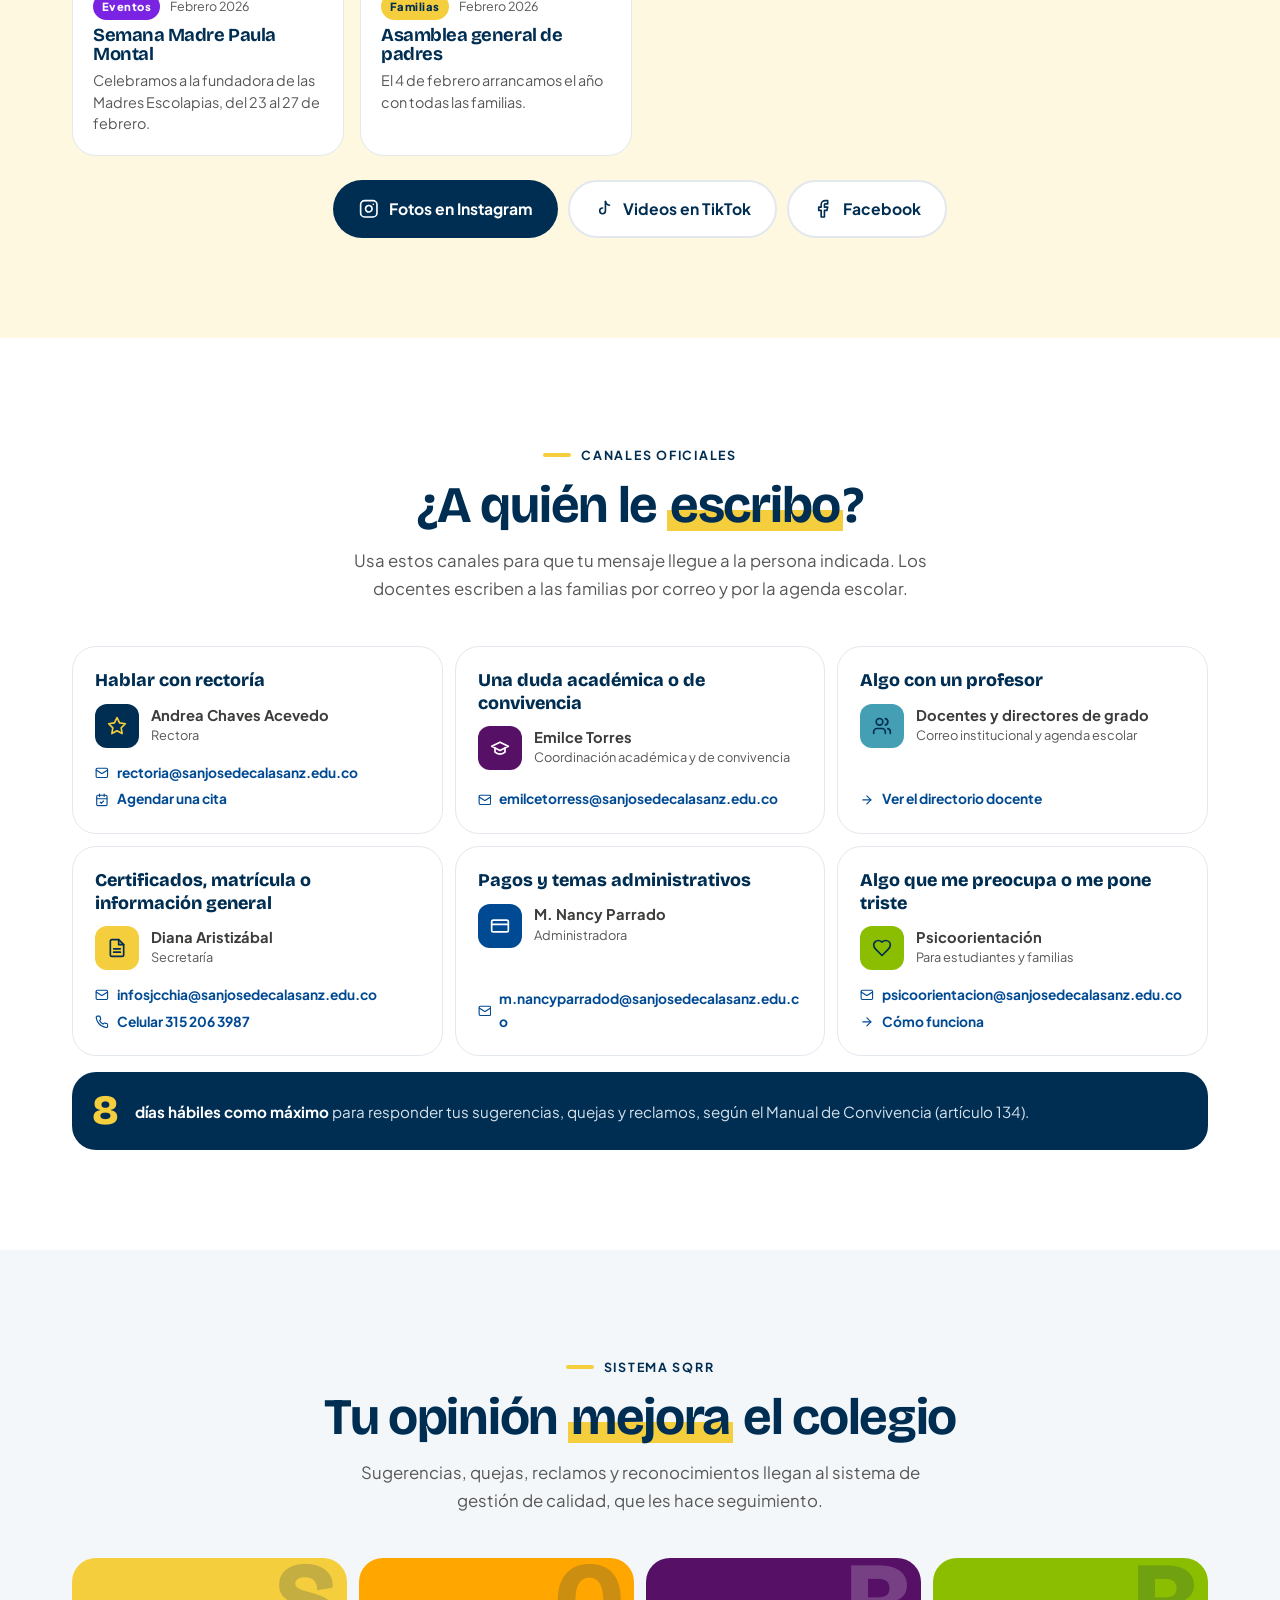
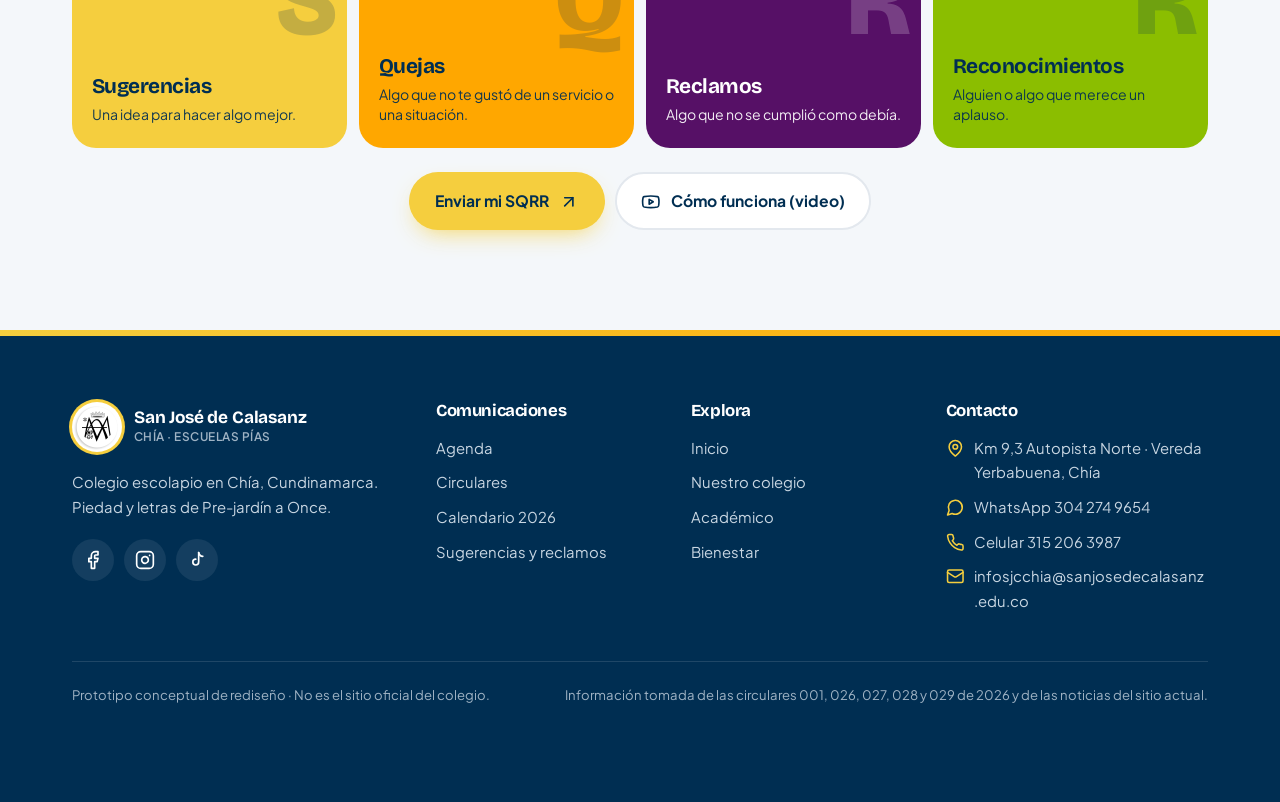
<file: rediseno-calasanz/comunicaciones.html>
<!doctype html>
<html lang="es">
<head>
<meta charset="utf-8">
<meta name="viewport" content="width=device-width, initial-scale=1">
<title>Comunicaciones — Calasanz Chía</title>
<meta name="robots" content="noindex, nofollow"> <!-- PROTOTIPO: borrar al publicar como sitio oficial -->
<meta name="description" content="Prototipo conceptual: agenda, circulares, calendario, noticias y canales oficiales del Colegio San José de Calasanz (Chía). No es el sitio oficial.">
<link rel="icon" href="img/escudo.png">
<link rel="preconnect" href="https://fonts.googleapis.com">
<link rel="preconnect" href="https://fonts.gstatic.com" crossorigin>
<link href="https://fonts.googleapis.com/css2?family=Bricolage+Grotesque:opsz,wght@12..96,600;12..96,700;12..96,800&family=Plus+Jakarta+Sans:wght@400;500;600;700&display=swap" rel="stylesheet">
<script>document.documentElement.classList.add('js');</script>
<link rel="stylesheet" href="estilos.css?v=13">
<style>
/* ============ Hero: cuenta regresiva ============ */
.countdown{position:relative; background:#fff; color:var(--ink); border-radius:var(--radius); padding:30px 24px 22px; box-shadow:0 30px 60px -30px rgba(0,0,0,.6); max-width:440px; width:100%; margin:0 auto; text-align:center}
.countdown .tape{position:absolute; top:-14px; left:22px; background:var(--orange); color:var(--navy); font-weight:800; font-size:.72rem; letter-spacing:.1em; text-transform:uppercase; padding:7px 12px; border-radius:8px; transform:rotate(-3deg)}
.countdown .lbl{font-size:.8rem; font-weight:800; letter-spacing:.12em; text-transform:uppercase; color:var(--gray)}
.countdown .days{display:flex; justify-content:center; align-items:baseline; gap:10px; margin:6px 0 2px}
.countdown .days b{font:800 clamp(4rem,9vw,5.4rem)/1 var(--display); color:var(--navy); letter-spacing:-.04em}
.countdown .days span{font:800 1.4rem var(--display); color:var(--navy)}
.countdown .cd-sub{color:var(--gray); font-size:.92rem}
.countdown .next{margin-top:18px; display:flex; align-items:center; gap:14px; padding:14px 16px; border-radius:var(--radius-sm); background:var(--yellow-tint); text-align:left; text-decoration:none}
.countdown .next[hidden]{display:none}
.countdown .next .d{flex:none; width:54px; height:54px; border-radius:14px; display:grid; place-items:center; align-content:center; background:var(--navy); color:var(--yellow); font:800 1.2rem/1 var(--display)}
.countdown .next .d small{display:block; font:700 .62rem var(--body); letter-spacing:.08em; text-transform:uppercase; color:#B9CAD8; margin-top:3px}
.countdown .next b{display:block; color:var(--navy); line-height:1.25}
.countdown .next em{display:block; font-style:normal; font-size:.78rem; font-weight:700; color:var(--orange); text-transform:uppercase; letter-spacing:.08em}

/* ============ Agenda ============ */
.agenda-wrap{display:grid; gap:20px}
@media (min-width:1000px){.agenda-wrap{grid-template-columns:1.5fr .8fr; align-items:start}}
.agenda{list-style:none; margin:0; padding:0; display:grid; gap:10px}
.ev{display:grid; grid-template-columns:72px 1fr; gap:16px; align-items:start; padding:16px; border-radius:var(--radius); background:#fff; border:1px solid var(--line); transition:opacity .2s, border-color .2s}
@media (min-width:560px){.ev{grid-template-columns:86px 1fr; padding:18px 20px}}
.ev .date{display:grid; place-items:center; align-content:center; min-height:72px; border-radius:16px; background:var(--soft); color:var(--navy); text-align:center; padding:6px}
.ev .date b{font:800 1.6rem/1 var(--display)}
.ev .date small{font-size:.68rem; font-weight:800; letter-spacing:.08em; text-transform:uppercase; color:var(--gray); margin-top:3px}
.ev .date i{font-style:normal; font-size:.66rem; font-weight:700; color:var(--gray)}
.ev .top{display:flex; flex-wrap:wrap; align-items:center; gap:6px 8px; margin-bottom:4px}
.ev h3{font-size:1.12rem}
.ev p{font-size:.9rem; color:var(--gray); line-height:1.5}
.ev a{color:var(--blue); font-weight:700}
.tag{display:inline-flex; align-items:center; font-size:.7rem; font-weight:800; letter-spacing:.04em; padding:4px 9px; border-radius:999px; background:var(--c, var(--soft)); color:var(--tc, var(--navy))}
.state{display:none}
.ev[data-state] .state{display:inline-flex}
.ev[data-state="hoy"]{border-color:var(--orange); box-shadow:0 0 0 3px rgba(255,167,0,.18)}
.ev[data-state="hoy"] .date, .ev[data-state="curso"] .date{background:var(--navy); color:var(--yellow)}
.ev[data-state="hoy"] .date small, .ev[data-state="curso"] .date small, .ev[data-state="hoy"] .date i, .ev[data-state="curso"] .date i{color:#B9CAD8}
.ev[data-state="hoy"] .state{--c:var(--orange)}
.ev[data-state="curso"] .state{--c:var(--yellow)}
.ev[data-state="pronto"] .state{--c:var(--yellow-tint)}
.ev[data-state="paso"]{opacity:.55}
.ev[data-state="paso"] .state{--c:var(--line); --tc:var(--gray)}
.agenda.hide-past .ev[data-state="paso"]{display:none}
.past-toggle{justify-self:start; display:inline-flex; align-items:center; gap:8px; padding:10px 16px; border-radius:999px; border:2px solid var(--line); background:#fff; font:700 .88rem var(--body); color:var(--navy); cursor:pointer}
.past-toggle:hover{border-color:var(--navy)}
.past-toggle[hidden]{display:none}
.aside-stack{display:grid; gap:14px}
@media (min-width:1000px){.aside-stack{position:sticky; top:160px}}
.survey{padding:24px 22px; border-radius:var(--radius); background:var(--navy); color:#D5E1EB; display:flex; flex-direction:column; gap:10px}
.survey .kicker{color:var(--yellow)}
.survey h3{color:#fff; font-size:1.35rem}
.survey p{font-size:.92rem}
.survey .btn{align-self:flex-start}
.fair{padding:24px 22px; border-radius:var(--radius); background:var(--yellow); color:var(--navy); display:flex; flex-direction:column; gap:8px}
.fair h3{font-size:1.25rem}
.fair p{font-size:.92rem}
.fair a{font-weight:800; color:var(--navy); overflow-wrap:anywhere}

/* ============ Circulares ============ */
.circs{display:grid; gap:14px}
@media (min-width:880px){.circs{grid-template-columns:repeat(2,1fr)}}
.circ-card{position:relative; display:grid; grid-template-columns:auto 1fr; gap:16px; padding:22px; border-radius:var(--radius); background:#fff; border:1px solid var(--line); border-left:6px solid var(--c); min-width:0}
.circ-card .no{width:64px; height:64px; border-radius:16px; display:grid; place-items:center; align-content:center; background:var(--navy); color:var(--yellow); font:800 1.35rem/1 var(--display)}
.circ-card .no small{display:block; font:700 .58rem var(--body); letter-spacing:.1em; text-transform:uppercase; color:#B9CAD8; margin-bottom:3px}
.circ-card .meta{display:flex; flex-wrap:wrap; gap:6px 10px; align-items:center; font-size:.8rem; color:var(--gray); margin-bottom:4px}
.circ-card h3{font-size:1.2rem; margin-bottom:8px}
.circ-card ul{margin:0 0 12px; padding:0; list-style:none; display:grid; gap:5px}
.circ-card li{display:flex; gap:8px; font-size:.9rem; line-height:1.45; color:var(--ink)}
.circ-card li::before{content:""; flex:none; width:7px; height:7px; border-radius:50%; background:var(--c); margin-top:8px}
.circ-card .pdf{display:inline-flex; align-items:center; gap:8px; font-weight:700; font-size:.88rem; color:var(--blue); text-decoration:none}
.circ-card .pdf:hover{text-decoration:underline}
.new{display:none; font-size:.68rem; font-weight:800; letter-spacing:.08em; text-transform:uppercase; padding:4px 9px; border-radius:999px; background:var(--orange); color:var(--navy)}
.circ-card.is-new .new{display:inline-flex}
.circ-card.featured{grid-column:1/-1}
@media (min-width:880px){.circ-card.featured{grid-template-columns:auto 1fr auto; align-items:center}}

/* ============ Calendario ============ */
.yearbar{padding:26px 22px; border-radius:var(--radius); background:#fff; border:1px solid var(--line); margin-bottom:16px}
.yearbar .bar-head{display:flex; flex-wrap:wrap; justify-content:space-between; align-items:center; gap:10px; margin-bottom:18px}
.yearbar h3{font-size:1.35rem}
.ylegend{display:flex; flex-wrap:wrap; gap:6px 14px; font-size:.78rem; font-weight:700; color:var(--gray)}
.ylegend span{display:inline-flex; align-items:center; gap:6px}
.ylegend i{width:14px; height:10px; border-radius:3px; background:var(--c)}
.track-y{position:relative; height:46px; border-radius:12px; background:var(--soft); overflow:hidden}
.seg{position:absolute; top:0; bottom:0; display:grid; place-items:center; color:#fff; font:800 .8rem var(--display); white-space:nowrap; overflow:hidden}
.seg.t1,.seg.t2,.seg.t3{place-items:center start; padding-left:10px}
.seg.t1{background:var(--purple)} .seg.t2{background:var(--blue)} .seg.t3{background:var(--teal); color:var(--navy)}
.seg.rec{background:repeating-linear-gradient(135deg, var(--yellow) 0 6px, #FFE58A 6px 12px); top:8px; bottom:8px; border-radius:6px}
.today-pin{position:absolute; top:-6px; bottom:-6px; width:3px; border-radius:3px; background:var(--orange); box-shadow:0 0 0 3px #fff}
.months{display:grid; grid-template-columns:31fr 28fr 31fr 30fr 31fr 30fr 31fr 31fr 30fr 31fr 30fr 31fr; margin-top:8px; font-size:.7rem; font-weight:700; color:var(--gray)}
.months span{border-left:1px solid var(--line); padding-left:4px}
.ydates{display:grid; gap:10px; margin-top:18px}
@media (min-width:768px){.ydates{grid-template-columns:repeat(3,1fr)}}
.ydates div{padding:12px 14px; border-radius:14px; background:var(--soft); border-top:4px solid var(--c)}
.ydates b{display:block; font-family:var(--display); color:var(--navy)}
.ydates span{display:block; font-size:.86rem; color:var(--ink)}
.ydates small{display:block; font-size:.8rem; color:var(--gray); margin-top:2px}
.hours{display:grid; gap:10px; margin-top:12px}
@media (min-width:768px){.hours{grid-template-columns:repeat(3,1fr)}}
.hours div{display:flex; align-items:center; gap:12px; padding:12px 14px; border-radius:14px; background:var(--cream)}
.hours b{font:800 1.25rem var(--display); color:var(--navy)}
.hours span{font-size:.86rem; color:var(--ink); line-height:1.35}
.cal{border-radius:var(--radius); overflow:hidden; border:1px solid var(--line); background:#fff}
.cal iframe{display:block; width:100%; height:460px; border:0}

/* ============ Noticias ============ */
.news{display:grid; gap:16px; grid-template-columns:repeat(auto-fill, minmax(260px,1fr))}
.post{display:flex; flex-direction:column; border-radius:var(--radius); overflow:hidden; background:#fff; border:1px solid var(--line); transition:transform .25s, box-shadow .25s}
.post:hover{transform:translateY(-5px); box-shadow:var(--shadow)}
.post .ph{aspect-ratio:4/3; background:var(--c, var(--soft)); display:grid; place-items:center; overflow:hidden}
.post .ph img{width:100%; height:100%; object-fit:contain}
.post .ph .icon{width:64px; height:64px; color:#fff; stroke-width:1.5}
.post .body{padding:18px 20px 20px; display:flex; flex-direction:column; gap:6px}
.post .meta{display:flex; flex-wrap:wrap; gap:6px 10px; align-items:center; font-size:.78rem; color:var(--gray)}
.post h3{font-size:1.15rem}
.post p{font-size:.9rem; color:var(--gray); line-height:1.5}
.news-cta{display:flex; flex-wrap:wrap; justify-content:center; gap:10px; margin-top:24px}

/* ============ Canales ============ */
.channels{display:grid; gap:12px}
@media (min-width:640px){.channels{grid-template-columns:repeat(2,1fr)}}
@media (min-width:1040px){.channels{grid-template-columns:repeat(3,1fr)}}
.ch{padding:22px; border-radius:var(--radius); background:#fff; border:1px solid var(--line); display:flex; flex-direction:column; gap:8px; min-width:0}
.ch .q{font:800 1.12rem/1.25 var(--display); color:var(--navy)}
.ch .who{display:flex; align-items:center; gap:12px; margin-top:4px}
.ch .ico{flex:none; width:44px; height:44px; border-radius:12px; display:grid; place-items:center; background:var(--c); color:var(--ic, #fff)}
.ch .who b{display:block; color:var(--ink); font-size:.92rem; line-height:1.3}
.ch .who small{display:block; color:var(--gray); font-size:.8rem}
.ch .links{display:grid; gap:4px; margin-top:auto; padding-top:6px}
.ch .links a{display:inline-flex; align-items:center; gap:8px; color:var(--blue); font-weight:700; font-size:.86rem; text-decoration:none; overflow-wrap:anywhere}
.ch .links a:hover{text-decoration:underline}
.ch .links .icon{width:1em; height:1em; flex:none}
.rule-8{margin-top:16px; display:flex; align-items:center; gap:16px; padding:18px 20px; border-radius:var(--radius); background:var(--navy); color:#D5E1EB}
.rule-8 b{flex:none; font:800 2.6rem/1 var(--display); color:var(--yellow)}
.rule-8 p{font-size:.95rem}
.rule-8 strong{color:#fff}

/* ============ SQRR ============ */
.sqrr{display:grid; gap:12px; grid-template-columns:repeat(2,1fr)}
@media (min-width:880px){.sqrr{grid-template-columns:repeat(4,1fr)}}
.letter{position:relative; overflow:hidden; isolation:isolate; padding:24px 20px; border-radius:var(--radius); background:var(--c); color:var(--tc, #fff); min-height:190px; display:flex; flex-direction:column; justify-content:flex-end; gap:6px}
.letter .L{position:absolute; z-index:-1; right:10px; top:-10px; font:800 6.5rem/1 var(--display); opacity:.2}
.letter h3{color:inherit; font-size:1.3rem}
.letter p{font-size:.88rem; line-height:1.45; opacity:.92}
.sqrr-cta{display:flex; flex-wrap:wrap; justify-content:center; gap:10px; margin-top:24px}
</style>
</head>
<body>

<svg width="0" height="0" style="position:absolute" aria-hidden="true">
  <symbol id="i-arrow" viewBox="0 0 24 24"><path d="M5 12h14"/><path d="m12 5 7 7-7 7"/></symbol>
  <symbol id="i-chev" viewBox="0 0 24 24"><path d="m6 9 6 6 6-6"/></symbol>
  <symbol id="i-right" viewBox="0 0 24 24"><path d="m9 18 6-6-6-6"/></symbol>
  <symbol id="i-out" viewBox="0 0 24 24"><path d="M7 17 17 7"/><path d="M7 7h10v10"/></symbol>
  <symbol id="i-menu" viewBox="0 0 24 24"><path d="M4 7h16M4 12h16M4 17h16"/></symbol>
  <symbol id="i-x" viewBox="0 0 24 24"><path d="M18 6 6 18M6 6l12 12"/></symbol>
  <symbol id="i-pin" viewBox="0 0 24 24"><path d="M20 10c0 6-8 12-8 12s-8-6-8-12a8 8 0 0 1 16 0Z"/><circle cx="12" cy="10" r="3"/></symbol>
  <symbol id="i-phone" viewBox="0 0 24 24"><path d="M22 16.9v3a2 2 0 0 1-2.2 2 19.8 19.8 0 0 1-8.6-3.1 19.5 19.5 0 0 1-6-6A19.8 19.8 0 0 1 2.1 4.2 2 2 0 0 1 4.1 2h3a2 2 0 0 1 2 1.7c.1 1 .4 1.9.7 2.8a2 2 0 0 1-.5 2.1L8.1 9.9a16 16 0 0 0 6 6l1.3-1.3a2 2 0 0 1 2.1-.4c.9.3 1.8.6 2.8.7a2 2 0 0 1 1.7 2z"/></symbol>
  <symbol id="i-chat" viewBox="0 0 24 24"><path d="M7.9 20A9 9 0 1 0 4 16.1L2 22Z"/></symbol>
  <symbol id="i-mail" viewBox="0 0 24 24"><rect width="20" height="16" x="2" y="4" rx="2"/><path d="m22 7-8.97 5.7a1.94 1.94 0 0 1-2.06 0L2 7"/></symbol>
  <symbol id="i-ig" viewBox="0 0 24 24"><rect width="20" height="20" x="2" y="2" rx="5"/><path d="M16 11.4A4 4 0 1 1 12.6 8 4 4 0 0 1 16 11.4z"/><path d="M17.5 6.5h.01"/></symbol>
  <symbol id="i-tt" viewBox="0 0 24 24"><path d="M14 3v11.5a3.5 3.5 0 1 1-3.5-3.5"/><path d="M14 3c.5 2.8 2.4 4.5 5 4.6"/></symbol>
  <symbol id="i-fb" viewBox="0 0 24 24"><path d="M18 2h-3a5 5 0 0 0-5 5v3H7v4h3v8h4v-8h3l1-4h-4V7a1 1 0 0 1 1-1h3z"/></symbol>
  <symbol id="i-yt" viewBox="0 0 24 24"><path d="M2.5 17a24 24 0 0 1 0-10 2 2 0 0 1 1.4-1.4 49.6 49.6 0 0 1 16.2 0A2 2 0 0 1 21.5 7a24 24 0 0 1 0 10 2 2 0 0 1-1.4 1.4 49.6 49.6 0 0 1-16.2 0A2 2 0 0 1 2.5 17"/><path d="m10 15 5-3-5-3z"/></symbol>
  <symbol id="i-file" viewBox="0 0 24 24"><path d="M14 2H6a2 2 0 0 0-2 2v16a2 2 0 0 0 2 2h12a2 2 0 0 0 2-2V8z"/><path d="M14 2v6h6M16 13H8M16 17H8"/></symbol>
  <symbol id="i-heart" viewBox="0 0 24 24"><path d="M19 14c1.49-1.46 3-3.21 3-5.5A5.5 5.5 0 0 0 16.5 3c-1.76 0-3 .5-4.5 2-1.5-1.5-2.74-2-4.5-2A5.5 5.5 0 0 0 2 8.5c0 2.3 1.5 4.05 3 5.5l7 7Z"/></symbol>
  <symbol id="i-users" viewBox="0 0 24 24"><path d="M16 21v-2a4 4 0 0 0-4-4H6a4 4 0 0 0-4 4v2"/><circle cx="9" cy="7" r="4"/><path d="M22 21v-2a4 4 0 0 0-3-3.87M16 3.13a4 4 0 0 1 0 7.75"/></symbol>
  <symbol id="i-star" viewBox="0 0 24 24"><path d="M12 2l3.09 6.26L22 9.27l-5 4.87 1.18 6.88L12 17.77l-6.18 3.25L7 14.14 2 9.27l6.91-1.01z"/></symbol>
  <symbol id="i-cal" viewBox="0 0 24 24"><rect width="18" height="18" x="3" y="4" rx="2"/><path d="M16 2v4M8 2v4M3 10h18"/><path d="m9 16 2 2 4-4"/></symbol>
  <symbol id="i-cap" viewBox="0 0 24 24"><path d="M22 10 12 5 2 10l10 5 10-5Z"/><path d="M6 12v5c3 3 9 3 12 0v-5"/></symbol>
  <symbol id="i-card" viewBox="0 0 24 24"><rect width="20" height="14" x="2" y="5" rx="2"/><path d="M2 10h20"/></symbol>
  <symbol id="i-spark" viewBox="0 0 24 24"><path d="M12 3l1.9 5.8L20 11l-6.1 2.2L12 19l-1.9-5.8L4 11l6.1-2.2z"/><path d="M19 3v4M17 5h4"/></symbol>
  <symbol id="i-book" viewBox="0 0 24 24"><path d="M4 19.5v-15A2.5 2.5 0 0 1 6.5 2H20v20H6.5a2.5 2.5 0 0 1 0-5H20"/></symbol>
  <symbol id="i-bulb" viewBox="0 0 24 24"><path d="M9 18h6M10 22h4M15.09 14c.18-.98.65-1.74 1.41-2.5A4.65 4.65 0 0 0 18 8 6 6 0 0 0 6 8c0 1 .23 2.23 1.5 3.5A4.61 4.61 0 0 1 8.91 14"/></symbol>
  <symbol id="i-clock" viewBox="0 0 24 24"><circle cx="12" cy="12" r="10"/><path d="M12 6v6l4 2"/></symbol>
  <symbol id="i-eye" viewBox="0 0 24 24"><path d="M2 12s3-7 10-7 10 7 10 7-3 7-10 7-10-7-10-7Z"/><circle cx="12" cy="12" r="3"/></symbol>
</svg>

<!-- Barra superior -->
<div class="topbar">
  <div class="wrap">
    <div class="info">
      <span><svg class="icon"><use href="#i-pin"/></svg> Km 9,3 · Vereda Yerbabuena, Chía</span>
      <a href="https://wa.link/hoishm" target="_blank" rel="noopener"><span><svg class="icon"><use href="#i-chat"/></svg> WhatsApp 304 274 9654</span></a>
    </div>
    <div class="soc">
      <a href="https://www.facebook.com/sanjose.decalasanz.144" target="_blank" rel="noopener" aria-label="Facebook"><svg class="icon"><use href="#i-fb"/></svg></a>
      <a href="https://www.instagram.com/sanjosedecalasanzchia/" target="_blank" rel="noopener" aria-label="Instagram"><svg class="icon"><use href="#i-ig"/></svg></a>
      <a href="https://www.tiktok.com/@sjcalasanz" target="_blank" rel="noopener" aria-label="TikTok"><svg class="icon"><use href="#i-tt"/></svg></a>
      <a href="#contacto">Contacto</a>
      <a href="https://login.master2000.net/ingreso/?A=425175000365&amp;&amp;" target="_blank" rel="noopener">Plataforma Master2000</a>
    </div>
  </div>
</div>

<!-- Header -->
<header class="site-header">
  <nav class="wrap nav" aria-label="Principal">
    <a class="brand" href="index.html">
      <img src="img/escudo.png" alt="Escudo del Colegio San José de Calasanz">
      <span><b>San José de Calasanz</b><small>CHÍA · ESCUELAS PÍAS</small></span>
    </a>
    <ul class="menu">
      <li>
        <button type="button" aria-haspopup="true">Nuestro colegio <svg class="icon chev"><use href="#i-chev"/></svg></button>
        <div class="sub"><ul>
          <li><a href="nuestro-colegio.html#horizonte">Misión y visión</a></li>
          <li><a href="nuestro-colegio.html#valores">Valores</a></li>
          <li><a href="nuestro-colegio.html#pedagogia">Propuesta pedagógica</a></li>
          <li><a href="nuestro-colegio.html#historia">Reseña histórica</a></li>
          <li><a href="nuestro-colegio.html#comunidad">Organigrama</a></li>
          <li><a href="nuestro-colegio.html#documentos">Manual, PEI y documentos</a></li>
        </ul></div>
      </li>
      <li>
        <button type="button" aria-haspopup="true">Académico <svg class="icon chev"><use href="#i-chev"/></svg></button>
        <div class="sub"><ul>
          <li><a href="academico.html#grados">Mi grado y plan de estudios</a></li>
          <li><a href="academico.html#aprendemos">Cómo aprendemos</a></li>
          <li><a href="academico.html#evaluacion">Sistema de evaluación</a></li>
          <li><a href="academico.html#proyectos">Proyectos transversales</a></li>
          <li><a href="academico.html#docentes">Directorio y atención a padres</a></li>
          <li><a href="academico.html#recursos">Textos y plataformas</a></li>
        </ul></div>
      </li>
      <li>
        <button type="button" aria-haspopup="true">Bienestar <svg class="icon chev"><use href="#i-chev"/></svg></button>
        <div class="sub"><ul>
          <li><a href="bienestar.html#psico">Psicoorientación</a></li>
          <li><a href="bienestar.html#salud">Salud y póliza estudiantil</a></li>
          <li><a href="bienestar.html#restaurante">Restaurante y loncheras</a></li>
          <li><a href="bienestar.html#rutas">Rutas escolares</a></li>
          <li><a href="bienestar.html#biblioteca">Biblioteca</a></li>
          <li><a href="bienestar.html#extraescolares">Extraescolares</a></li>
        </ul></div>
      </li>
      <li class="current">
        <button type="button" aria-haspopup="true">Comunicaciones <svg class="icon chev"><use href="#i-chev"/></svg></button>
        <div class="sub"><ul>
          <li><a href="#agenda">Agenda de fin de año</a></li>
          <li><a href="#circulares">Circulares</a></li>
          <li><a href="#calendario">Calendario 2026</a></li>
          <li><a href="#noticias">Noticias</a></li>
          <li><a href="#canales">Canales oficiales</a></li>
          <li><a href="#sqrr">Sugerencias y reclamos (SQRR)</a></li>
          <li><a href="index.html#siguenos">Redes sociales y videos</a></li>
        </ul></div>
      </li>
      <li><a href="casa-olesa.html">Casa Olesa</a></li>
      <li><a href="galeria.html">Galería</a></li>
    </ul>
    <a class="btn btn-yellow" href="admisiones.html">Solicita tu cupo</a>
    <button class="burger" type="button" aria-label="Abrir menú" aria-expanded="false" aria-controls="drawer"><svg class="icon"><use href="#i-menu"/></svg></button>
  </nav>
</header>

<!-- Menú móvil -->
<div class="drawer" id="drawer" aria-hidden="true">
  <div class="scrim" data-close></div>
  <div class="panel">
    <div class="top">
      <span class="brand"><img src="img/escudo.png" alt=""><span><b>San José de Calasanz</b><small>CHÍA · ESCUELAS PÍAS</small></span></span>
      <button class="burger" type="button" data-close aria-label="Cerrar menú"><svg class="icon"><use href="#i-x"/></svg></button>
    </div>
    <a class="solo" href="index.html">Inicio <svg class="icon"><use href="#i-arrow"/></svg></a>
    <details><summary>Nuestro colegio <svg class="icon chev"><use href="#i-chev"/></svg></summary><ul>
      <li><a href="nuestro-colegio.html#horizonte">Misión y visión</a></li>
      <li><a href="nuestro-colegio.html#valores">Valores</a></li>
      <li><a href="nuestro-colegio.html#historia">Reseña histórica</a></li>
      <li><a href="nuestro-colegio.html#campus">Campus</a></li>
      <li><a href="nuestro-colegio.html#comunidad">Organigrama</a></li>
      <li><a href="nuestro-colegio.html#documentos">Documentos</a></li>
    </ul></details>
    <details><summary>Académico <svg class="icon chev"><use href="#i-chev"/></svg></summary><ul>
      <li><a href="academico.html#grados">Mi grado y plan de estudios</a></li>
      <li><a href="academico.html#evaluacion">Sistema de evaluación</a></li>
      <li><a href="academico.html#docentes">Directorio y atención a padres</a></li>
      <li><a href="academico.html#recursos">Textos y plataformas</a></li>
    </ul></details>
    <details><summary>Bienestar <svg class="icon chev"><use href="#i-chev"/></svg></summary><ul>
      <li><a href="bienestar.html#psico">Psicoorientación</a></li>
      <li><a href="bienestar.html#salud">Salud y póliza estudiantil</a></li>
      <li><a href="bienestar.html#restaurante">Restaurante y loncheras</a></li>
      <li><a href="bienestar.html#rutas">Rutas escolares</a></li>
    </ul></details>
    <details open><summary>Comunicaciones <svg class="icon chev"><use href="#i-chev"/></svg></summary><ul>
      <li><a href="#agenda">Agenda de fin de año</a></li>
      <li><a href="#circulares">Circulares</a></li>
      <li><a href="#calendario">Calendario 2026</a></li>
      <li><a href="#noticias">Noticias</a></li>
      <li><a href="#canales">Canales oficiales</a></li>
      <li><a href="#sqrr">Sugerencias y reclamos</a></li>
    </ul></details>
    <a class="solo" href="admisiones.html">Admisiones 2027 <svg class="icon"><use href="#i-arrow"/></svg></a>
    <a class="solo" href="casa-olesa.html">Casa de Encuentros Olesa <svg class="icon"><use href="#i-arrow"/></svg></a>
    <a class="solo" href="galeria.html">Galería <svg class="icon"><use href="#i-arrow"/></svg></a>
    <a class="solo" href="#contacto">Contacto <svg class="icon"><use href="#i-arrow"/></svg></a>
    <a class="btn btn-yellow" href="admisiones.html">Solicita tu cupo 2027</a>
  </div>
</div>

<main>

  <!-- HERO -->
  <section class="hero page-hero">
    <span class="sun" aria-hidden="true"></span><span class="ring" aria-hidden="true"></span>
    <div class="wrap">
      <nav class="crumbs" aria-label="Ruta"><a href="index.html">Inicio</a><svg class="icon"><use href="#i-right"/></svg><span aria-current="page">Comunicaciones</span></nav>
      <div class="hero-grid">
        <div>
          <span class="kicker">Comunicaciones</span>
          <h1>Entérate de <span class="pill">todo</span></h1>
          <p class="hero-lead">La agenda de fin de año, las circulares, el calendario, las noticias y los canales oficiales para hablar con el colegio.</p>
          <div class="hero-ctas">
            <a class="btn btn-yellow" href="#agenda">Ver la agenda <svg class="icon"><use href="#i-arrow"/></svg></a>
            <a class="btn btn-line" href="#canales">¿A quién escribo?</a>
          </div>
          <div class="hero-facts">
            <div><b>3</b><span>trimestres en 2026</span></div>
            <div><b>3</b><span>recesos estudiantiles</span></div>
            <div><b>8</b><span>días hábiles para responderte</span></div>
          </div>
        </div>
        <aside class="countdown" aria-label="Cuenta regresiva del año escolar">
          <span class="tape">Cuenta regresiva</span>
          <span class="lbl" data-cd-label>Faltan</span>
          <div class="days"><b data-cd-days>30</b><span data-cd-unit>días</span></div>
          <p class="cd-sub" data-cd-sub>para cerrar el año escolar, el 27 de noviembre de 2026.</p>
          <a class="next" href="#agenda" data-next><span class="d"><span data-next-day>30</span><small data-next-month>oct</small></span><span><em data-next-when>Lo próximo</em><b data-next-title>Jornada de oración</b></span></a>
        </aside>
      </div>
    </div>
  </section>

  <!-- SUB-NAVEGACIÓN -->
  <nav class="subnav" aria-label="Secciones de la página">
    <div class="wrap">
      <ul>
        <li><a href="#agenda"><span class="n">01</span>Agenda</a></li>
        <li><a href="#circulares"><span class="n">02</span>Circulares</a></li>
        <li><a href="#calendario"><span class="n">03</span>Calendario</a></li>
        <li><a href="#noticias"><span class="n">04</span>Noticias</a></li>
        <li><a href="#canales"><span class="n">05</span>Canales</a></li>
        <li><a href="#sqrr"><span class="n">06</span>Sugerencias</a></li>
      </ul>
    </div>
  </nav>

  <!-- AGENDA -->
  <section id="agenda">
    <div class="wrap">
      <div class="head center reveal">
        <span class="kicker">Agenda de fin de año</span>
        <h2>Lo que viene antes de <span class="mark">vacaciones</span></h2>
        <p>Actividades de las circulares 027, 028 y 029. Las fechas se marcan solas: hoy, en curso o ya pasó.</p>
      </div>
      <div class="agenda-wrap">
        <div style="display:grid; gap:12px">
          <button class="past-toggle" type="button" data-past hidden><svg class="icon"><use href="#i-eye"/></svg> <span>Ver las que ya pasaron</span></button>
          <ol class="agenda hide-past" data-agenda>
            <li class="ev reveal" data-from="2026-10-19" data-to="2026-11-13"><span class="date"><i>19 oct al</i><b>13</b><small>nov</small></span><div><div class="top"><span class="tag state"></span><span class="tag" style="--c:var(--purple);--tc:#fff">Familias</span></div><h3>Reserva de cupo 2027</h3><p>Para estudiantes antiguos: $80.000 y paz y salvo hasta octubre. <a href="https://www.master2000.net/recursos/menu/338/4625/mper_216045_Circular_No_027_%20reserva%20de%20cupo%202027.pdf" target="_blank" rel="noopener">Circular 027</a></p></div></li>
            <li class="ev reveal" data-from="2026-10-20" data-to="2026-10-20"><span class="date"><b>20</b><small>oct</small></span><div><div class="top"><span class="tag state"></span><span class="tag" style="--c:var(--blue);--tc:#fff">Grado 11°</span></div><h3>Taller: simulacro de entrevista</h3><p>Dentro de la jornada escolar.</p></div></li>
            <li class="ev reveal" data-from="2026-10-26" data-to="2026-11-13"><span class="date"><i>26 oct al</i><b>13</b><small>nov</small></span><div><div class="top"><span class="tag state"></span><span class="tag" style="--c:var(--teal)">Estudiantes</span></div><h3>Pruebas del tercer trimestre</h3><p>Valen el 20% de la nota. Cada grado tiene su cronograma. <a href="https://www.master2000.net/recursos/menu/338/4625/mper_216057_Circular_No_029_%20Ev.%20periodo%20tercer%20trimestre.pdf" target="_blank" rel="noopener">Circular 029</a></p></div></li>
            <li class="ev reveal" data-from="2026-10-28" data-to="2026-10-28"><span class="date"><b>28</b><small>oct</small></span><div><div class="top"><span class="tag state"></span><span class="tag" style="--c:var(--yellow)">Emprendimiento</span></div><h3>Actividad de emprendimiento</h3><p>En la segunda hora de clase.</p></div></li>
            <li class="ev reveal" data-from="2026-10-30" data-to="2026-10-30"><span class="date"><b>30</b><small>oct</small></span><div><div class="top"><span class="tag state"></span><span class="tag" style="--c:var(--violet);--tc:#fff">Pastoral</span></div><h3>Jornada de oración</h3><p>Dentro de la jornada escolar.</p></div></li>
            <li class="ev reveal" data-from="2026-11-04" data-to="2026-11-04"><span class="date"><b>4</b><small>nov</small></span><div><div class="top"><span class="tag state"></span><span class="tag" style="--c:var(--orange)">Todos</span></div><h3>Cine</h3><p>Preescolar y primaria de 8:00 a 10:00 a.m. Bachillerato de 10:30 a.m. a 12:30 p.m.</p></div></li>
            <li class="ev reveal" data-from="2026-11-10" data-to="2026-11-10"><span class="date"><b>10</b><small>nov</small></span><div><div class="top"><span class="tag state"></span><span class="tag" style="--c:var(--yellow)">Emprendimiento</span></div><h3>Cierre de emprendimiento</h3><p>En la quinta hora de clase.</p></div></li>
            <li class="ev reveal" data-from="2026-11-14" data-to="2026-11-14"><span class="date"><b>14</b><small>nov</small></span><div><div class="top"><span class="tag state"></span><span class="tag" style="--c:var(--purple);--tc:#fff">Familias</span></div><h3>Tarde de Navidad</h3><p>Presentaciones de los estudiantes. Preescolar y primaria a las 2:00 p.m.; bachillerato a las 4:30 p.m. Entrada de $4.000 para mejoras del colegio. Las presentaciones no se repiten: llega puntual.</p></div></li>
            <li class="ev reveal" data-from="2026-11-14" data-to="2026-11-14"><span class="date"><b>14</b><small>nov</small></span><div><div class="top"><span class="tag state"></span><span class="tag" style="--c:var(--purple);--tc:#fff">Familias</span></div><h3>Feria empresarial</h3><p>Familias con emprendimiento pueden participar con un stand.</p></div></li>
            <li class="ev reveal" data-from="2026-11-20" data-to="2026-11-20"><span class="date"><b>20</b><small>nov</small></span><div><div class="top"><span class="tag state"></span><span class="tag" style="--c:var(--orange)">Todos</span></div><h3>Entrega de banderas y jornada de aseo</h3><p>Dentro de la jornada escolar.</p></div></li>
            <li class="ev reveal" data-from="2026-11-27" data-to="2026-11-27"><span class="date"><b>27</b><small>nov</small></span><div><div class="top"><span class="tag state"></span><span class="tag" style="--c:var(--green)">Fin de año</span></div><h3>Termina el tercer trimestre</h3><p>Cierre del año escolar 2026.</p></div></li>
          </ol>
        </div>
        <div class="aside-stack">
          <div class="survey reveal">
            <span class="kicker">Familias</span>
            <h3>Encuesta de satisfacción 2026</h3>
            <p>El colegio quiere saber cómo le fue este año a tu familia. Toma pocos minutos.</p>
            <a class="btn btn-yellow" href="https://forms.gle/cBA3T7AVQGbgSa589" target="_blank" rel="noopener">Responder la encuesta <svg class="icon"><use href="#i-out"/></svg></a>
          </div>
          <div class="fair reveal">
            <h3>¿Tienes un emprendimiento?</h3>
            <p>Participa en la Feria empresarial del 14 de noviembre. Escribe a rectoría para conocer las condiciones:</p>
            <a href="mailto:rectoria@sanjosedecalasanz.edu.co?subject=Feria%20empresarial%202026">rectoria@sanjosedecalasanz.edu.co</a>
          </div>
        </div>
      </div>
    </div>
  </section>

  <!-- CIRCULARES -->
  <section id="circulares" class="bg-soft">
    <div class="wrap">
      <div class="head center reveal">
        <span class="kicker">Circulares 2026</span>
        <h2>Las circulares, <span class="mark">en resumen</span></h2>
        <p>Lo importante de cada una en pocas líneas, con el PDF oficial a un clic.</p>
      </div>
      <div class="circs">
        <article class="circ-card reveal" style="--c:var(--teal)" data-date="2026-10-16"><span class="no"><small>No.</small>029</span><div><div class="meta"><span>16 oct 2026</span><span class="tag" style="--c:var(--teal)">Académico</span><span class="new">Nueva</span></div><h3>Pruebas del tercer trimestre</h3><ul><li>Del 26 de octubre al 13 de noviembre; valen el 20% de la nota.</li><li>Algunas materias se evalúan en hora de clase; las principales tienen día fijo entre el 3 y el 6 de noviembre.</li></ul><a class="pdf" href="https://www.master2000.net/recursos/menu/338/4625/mper_216057_Circular_No_029_%20Ev.%20periodo%20tercer%20trimestre.pdf" target="_blank" rel="noopener"><svg class="icon"><use href="#i-file"/></svg> Cronograma por grado (PDF)</a></div></article>
        <article class="circ-card reveal" style="--c:var(--orange)" data-date="2026-10-16"><span class="no"><small>No.</small>028</span><div><div class="meta"><span>16 oct 2026</span><span class="tag" style="--c:var(--orange)">Eventos</span><span class="new">Nueva</span></div><h3>Actividades de cierre del año</h3><ul><li>Cine, Tarde de Navidad, feria empresarial y entrega de banderas.</li><li>Encuesta de satisfacción para las familias.</li></ul><a class="pdf" href="https://www.master2000.net/recursos/menu/338/4625/mper_216056_Circular_No_028_%20actividades%20fin%20de%20ano%20escolar.pdf" target="_blank" rel="noopener"><svg class="icon"><use href="#i-file"/></svg> Ver circular (PDF)</a></div></article>
        <article class="circ-card reveal" style="--c:var(--purple)" data-date="2026-10-16"><span class="no"><small>No.</small>027</span><div><div class="meta"><span>16 oct 2026</span><span class="tag" style="--c:var(--purple);--tc:#fff">Matrículas</span><span class="new">Nueva</span></div><h3>Reserva de cupo 2027</h3><ul><li>Para estudiantes antiguos, del 19 de octubre al 13 de noviembre.</li><li>Valor de $80.000 y paz y salvo hasta octubre.</li></ul><a class="pdf" href="https://www.master2000.net/recursos/menu/338/4625/mper_216045_Circular_No_027_%20reserva%20de%20cupo%202027.pdf" target="_blank" rel="noopener"><svg class="icon"><use href="#i-file"/></svg> Ver circular (PDF)</a></div></article>
        <article class="circ-card reveal" style="--c:var(--blue)" data-date="2026-10-14"><span class="no"><small>No.</small>026</span><div><div class="meta"><span>14 oct 2026</span><span class="tag" style="--c:var(--blue);--tc:#fff">Costos</span><span class="new">Nueva</span></div><h3>Costos educativos 2027</h3><ul><li>Incremento del 11,07%, aprobado por el Consejo Directivo.</li><li>Sigue la resolución del Ministerio de Educación para 2027.</li></ul><a class="pdf" href="https://www.master2000.net/recursos/menu/338/4625/mper_216025_Circular_No_026_%20Aprobacion%20costos%20educativos%202027.pdf" target="_blank" rel="noopener"><svg class="icon"><use href="#i-file"/></svg> Tarifas por grado (PDF)</a></div></article>
        <article class="circ-card featured reveal" style="--c:var(--yellow)" data-date="2026-01-26"><span class="no"><small>No.</small>001</span><div><div class="meta"><span>26 ene 2026</span><span class="tag" style="--c:var(--yellow)">Inicio de año</span><span class="new">Nueva</span></div><h3>Bienvenida 2026: horario, canales y cronograma</h3><ul><li>Horario de la jornada, canales oficiales de comunicación y fechas de los tres trimestres.</li><li>Citó a la asamblea general de padres del 4 de febrero.</li></ul></div><a class="pdf" href="https://www.master2000.net/recursos/menu/338/4625/mper_206062_Circular_No_001_%20Actividades%20enero%20y%20febrero.pdf" target="_blank" rel="noopener"><svg class="icon"><use href="#i-file"/></svg> Ver circular (PDF)</a></article>
      </div>
    </div>
  </section>

  <!-- CALENDARIO -->
  <section id="calendario">
    <div class="wrap">
      <div class="head center reveal">
        <span class="kicker">Calendario 2026</span>
        <h2>Tu año escolar <span class="mark">de un vistazo</span></h2>
        <p>Trimestres y recesos según la Circular 001, y el calendario de actividades del colegio.</p>
      </div>
      <div class="yearbar reveal">
        <div class="bar-head">
          <h3>Año escolar 2026</h3>
          <div class="ylegend"><span style="--c:var(--purple)"><i></i>1er trimestre</span><span style="--c:var(--blue)"><i></i>2do trimestre</span><span style="--c:var(--teal)"><i></i>3er trimestre</span><span style="--c:var(--yellow)"><i></i>Receso</span><span style="--c:var(--orange)"><i></i>Hoy</span></div>
        </div>
        <div class="track-y" data-year aria-hidden="true">
          <span class="seg t1" data-from="2026-01-22" data-to="2026-04-24">T1</span>
          <span class="seg t2" data-from="2026-04-27" data-to="2026-08-14">T2</span>
          <span class="seg t3" data-from="2026-08-18" data-to="2026-11-27">T3</span>
          <span class="seg rec" data-from="2026-03-27" data-to="2026-04-06"></span>
          <span class="seg rec" data-from="2026-06-16" data-to="2026-07-05"></span>
          <span class="seg rec" data-from="2026-10-03" data-to="2026-10-12"></span>
          <span class="today-pin" data-today hidden></span>
        </div>
        <div class="months" aria-hidden="true"><span>Ene</span><span>Feb</span><span>Mar</span><span>Abr</span><span>May</span><span>Jun</span><span>Jul</span><span>Ago</span><span>Sep</span><span>Oct</span><span>Nov</span><span>Dic</span></div>
        <div class="ydates">
          <div style="--c:var(--purple)"><b>Primer trimestre</b><span>22 de enero – 24 de abril</span><small>Receso: 27 de marzo – 6 de abril</small></div>
          <div style="--c:var(--blue)"><b>Segundo trimestre</b><span>27 de abril – 14 de agosto</span><small>Receso: 16 de junio – 5 de julio</small></div>
          <div style="--c:var(--teal)"><b>Tercer trimestre</b><span>18 de agosto – 27 de noviembre</span><small>Receso: 3 – 12 de octubre</small></div>
        </div>
        <div class="hours">
          <div><b>7:25</b><span>Ingreso al colegio, todos los días</span></div>
          <div><b>7:30</b><span>Inicio de actividades</span></div>
          <div><b>3:00</b><span>Salida (miércoles a la 1:30 p.m.)</span></div>
        </div>
      </div>
      <div class="cal reveal">
        <iframe title="Calendario de actividades del colegio" loading="lazy" src="https://calendar.google.com/calendar/embed?src=d527ceca09b9ee38167eba865f2a040bb36f9248f85addee3e4d79bd21b1cea5%40group.calendar.google.com&amp;ctz=America%2FBogota&amp;mode=AGENDA&amp;showTitle=0&amp;showPrint=0&amp;showCalendars=0&amp;showTabs=0&amp;bgcolor=%23ffffff"></iframe>
      </div>
    </div>
  </section>

  <!-- NOTICIAS -->
  <section id="noticias" class="bg-cream">
    <div class="wrap">
      <div class="head center reveal">
        <span class="kicker">Noticias</span>
        <h2>Lo que hemos <span class="mark">vivido</span> este año</h2>
      </div>
      <div class="news">
        <article class="post reveal"><div class="ph" style="--c:#fff"><img loading="lazy" src="img/sitio/noticia-dia-de-la-familia.jpg" alt="Invitación al Día de la Familia, 7 de junio"></div><div class="body"><div class="meta"><span class="tag" style="--c:var(--orange)">Culturales</span><span>Junio 2026</span></div><h3>Día de la Familia 2026</h3><p>Una jornada para compartir en familia en el colegio, el 7 de junio.</p></div></article>
        <article class="post reveal"><div class="ph" style="--c:#fff"><img loading="lazy" src="img/sitio/noticia-vigilia-pentecostes.jpg" alt="Invitación a la vigilia de Pentecostés"></div><div class="body"><div class="meta"><span class="tag" style="--c:var(--violet);--tc:#fff">Eventos</span><span>Mayo 2026</span></div><h3>Vigilia de Pentecostés</h3><p>Un encuentro de oración de la comunidad educativa.</p></div></article>
        <article class="post reveal"><div class="ph" style="--c:#fff"><img loading="lazy" src="img/sitio/noticia-escuela-de-padres.jpg" alt="Invitación a la escuela de padres"></div><div class="body"><div class="meta"><span class="tag" style="--c:var(--blue);--tc:#fff">Familias</span><span>Mayo 2026</span></div><h3>Escuela de padres</h3><p>Talleres para acompañar a los hijos en cada etapa.</p></div></article>
        <article class="post reveal"><div class="ph" style="--c:#fff"><img loading="lazy" src="img/sitio/noticia-nuevo-correo.jpg" alt="Nuevo correo de secretaría: infosjcchia@sanjosedecalasanz.edu.co"></div><div class="body"><div class="meta"><span class="tag" style="--c:var(--yellow)">Novedades</span><span>Mayo 2026</span></div><h3>Nuevo correo de secretaría</h3><p>Escríbenos a infosjcchia@sanjosedecalasanz.edu.co.</p></div></article>
        <article class="post reveal"><div class="ph" style="--c:#fff"><img loading="lazy" src="img/sitio/noticia-semana-paula-montal.jpg" alt="Horario de la Semana Madre Paula Montal, del 23 al 27 de febrero"></div><div class="body"><div class="meta"><span class="tag" style="--c:var(--violet);--tc:#fff">Eventos</span><span>Febrero 2026</span></div><h3>Semana Madre Paula Montal</h3><p>Celebramos a la fundadora de las Madres Escolapias, del 23 al 27 de febrero.</p></div></article>
        <article class="post reveal"><div class="ph" style="--c:var(--navy)"><svg class="icon"><use href="#i-users"/></svg></div><div class="body"><div class="meta"><span class="tag" style="--c:var(--yellow)">Familias</span><span>Febrero 2026</span></div><h3>Asamblea general de padres</h3><p>El 4 de febrero arrancamos el año con todas las familias.</p></div></article>
      </div>
      <div class="news-cta reveal">
        <a class="btn btn-navy" href="https://www.instagram.com/sanjosedecalasanzchia/" target="_blank" rel="noopener"><svg class="icon"><use href="#i-ig"/></svg> Fotos en Instagram</a>
        <a class="btn btn-white" href="index.html#siguenos"><svg class="icon"><use href="#i-tt"/></svg> Videos en TikTok</a>
        <a class="btn btn-white" href="https://www.facebook.com/sanjose.decalasanz.144" target="_blank" rel="noopener"><svg class="icon"><use href="#i-fb"/></svg> Facebook</a>
      </div>
    </div>
  </section>

  <!-- CANALES -->
  <section id="canales">
    <div class="wrap">
      <div class="head center reveal">
        <span class="kicker">Canales oficiales</span>
        <h2>¿A quién le <span class="mark">escribo</span>?</h2>
        <p>Usa estos canales para que tu mensaje llegue a la persona indicada. Los docentes escriben a las familias por correo y por la agenda escolar.</p>
      </div>
      <div class="channels">
        <article class="ch reveal" style="--c:var(--navy);--ic:var(--yellow)"><span class="q">Hablar con rectoría</span><div class="who"><span class="ico"><svg class="icon"><use href="#i-star"/></svg></span><span><b>Andrea Chaves Acevedo</b><small>Rectora</small></span></div><div class="links"><a href="mailto:rectoria@sanjosedecalasanz.edu.co"><svg class="icon"><use href="#i-mail"/></svg>rectoria@sanjosedecalasanz.edu.co</a><a href="https://calendar.app.google/4EN7rRCEcXmQEXtt5" target="_blank" rel="noopener"><svg class="icon"><use href="#i-cal"/></svg>Agendar una cita</a></div></article>
        <article class="ch reveal" style="--c:var(--purple)"><span class="q">Una duda académica o de convivencia</span><div class="who"><span class="ico"><svg class="icon"><use href="#i-cap"/></svg></span><span><b>Emilce Torres</b><small>Coordinación académica y de convivencia</small></span></div><div class="links"><a href="mailto:emilcetorress@sanjosedecalasanz.edu.co"><svg class="icon"><use href="#i-mail"/></svg>emilcetorress@sanjosedecalasanz.edu.co</a></div></article>
        <article class="ch reveal" style="--c:var(--teal);--ic:var(--navy)"><span class="q">Algo con un profesor</span><div class="who"><span class="ico"><svg class="icon"><use href="#i-users"/></svg></span><span><b>Docentes y directores de grado</b><small>Correo institucional y agenda escolar</small></span></div><div class="links"><a href="academico.html#docentes"><svg class="icon"><use href="#i-arrow"/></svg>Ver el directorio docente</a></div></article>
        <article class="ch reveal" style="--c:var(--yellow);--ic:var(--navy)"><span class="q">Certificados, matrícula o información general</span><div class="who"><span class="ico"><svg class="icon"><use href="#i-file"/></svg></span><span><b>Diana Aristizábal</b><small>Secretaría</small></span></div><div class="links"><a href="mailto:infosjcchia@sanjosedecalasanz.edu.co"><svg class="icon"><use href="#i-mail"/></svg>infosjcchia@sanjosedecalasanz.edu.co</a><a href="tel:+573152063987"><svg class="icon"><use href="#i-phone"/></svg>Celular 315 206 3987</a></div></article>
        <article class="ch reveal" style="--c:var(--blue)"><span class="q">Pagos y temas administrativos</span><div class="who"><span class="ico"><svg class="icon"><use href="#i-card"/></svg></span><span><b>M. Nancy Parrado</b><small>Administradora</small></span></div><div class="links"><a href="mailto:m.nancyparradod@sanjosedecalasanz.edu.co"><svg class="icon"><use href="#i-mail"/></svg>m.nancyparradod@sanjosedecalasanz.edu.co</a></div></article>
        <article class="ch reveal" style="--c:var(--green);--ic:var(--navy)"><span class="q">Algo que me preocupa o me pone triste</span><div class="who"><span class="ico"><svg class="icon"><use href="#i-heart"/></svg></span><span><b>Psicoorientación</b><small>Para estudiantes y familias</small></span></div><div class="links"><a href="mailto:psicoorientacion@sanjosedecalasanz.edu.co"><svg class="icon"><use href="#i-mail"/></svg>psicoorientacion@sanjosedecalasanz.edu.co</a><a href="bienestar.html#psico"><svg class="icon"><use href="#i-arrow"/></svg>Cómo funciona</a></div></article>
      </div>
      <div class="rule-8 reveal"><b>8</b><p><strong>días hábiles como máximo</strong> para responder tus sugerencias, quejas y reclamos, según el Manual de Convivencia (artículo 134).</p></div>
    </div>
  </section>

  <!-- SQRR -->
  <section id="sqrr" class="bg-soft">
    <div class="wrap">
      <div class="head center reveal">
        <span class="kicker">Sistema SQRR</span>
        <h2>Tu opinión <span class="mark">mejora</span> el colegio</h2>
        <p>Sugerencias, quejas, reclamos y reconocimientos llegan al sistema de gestión de calidad, que les hace seguimiento.</p>
      </div>
      <div class="sqrr">
        <article class="letter reveal" style="--c:var(--yellow);--tc:var(--navy)"><span class="L" aria-hidden="true">S</span><h3>Sugerencias</h3><p>Una idea para hacer algo mejor.</p></article>
        <article class="letter reveal" style="--c:var(--orange);--tc:var(--navy)"><span class="L" aria-hidden="true">Q</span><h3>Quejas</h3><p>Algo que no te gustó de un servicio o una situación.</p></article>
        <article class="letter reveal" style="--c:var(--purple)"><span class="L" aria-hidden="true">R</span><h3>Reclamos</h3><p>Algo que no se cumplió como debía.</p></article>
        <article class="letter reveal" style="--c:var(--green);--tc:var(--navy)"><span class="L" aria-hidden="true">R</span><h3>Reconocimientos</h3><p>Alguien o algo que merece un aplauso.</p></article>
      </div>
      <div class="sqrr-cta reveal">
        <a class="btn btn-yellow" href="https://forms.gle/xcgb8EZBBSbB4g6A7" target="_blank" rel="noopener">Enviar mi SQRR <svg class="icon"><use href="#i-out"/></svg></a>
        <a class="btn btn-white" href="https://www.youtube.com/watch?v=dUCJrxu-8hY" target="_blank" rel="noopener"><svg class="icon"><use href="#i-yt"/></svg> Cómo funciona (video)</a>
      </div>
    </div>
  </section>
</main>

<footer id="contacto">
  <div class="wrap">
    <div class="foot">
      <div>
        <span class="brand"><img src="img/escudo.png" alt=""><span><b>San José de Calasanz</b><small>CHÍA · ESCUELAS PÍAS</small></span></span>
        <p class="about">Colegio escolapio en Chía, Cundinamarca. Piedad y letras de Pre-jardín a Once.</p>
        <div class="socials">
          <a href="https://www.facebook.com/sanjose.decalasanz.144" target="_blank" rel="noopener" aria-label="Facebook"><svg class="icon"><use href="#i-fb"/></svg></a>
          <a href="https://www.instagram.com/sanjosedecalasanzchia/" target="_blank" rel="noopener" aria-label="Instagram"><svg class="icon"><use href="#i-ig"/></svg></a>
          <a href="https://www.tiktok.com/@sjcalasanz" target="_blank" rel="noopener" aria-label="TikTok"><svg class="icon"><use href="#i-tt"/></svg></a>
        </div>
      </div>
      <div>
        <h4>Comunicaciones</h4>
        <ul>
          <li><a href="#agenda">Agenda</a></li>
          <li><a href="#circulares">Circulares</a></li>
          <li><a href="#calendario">Calendario 2026</a></li>
          <li><a href="#sqrr">Sugerencias y reclamos</a></li>
        </ul>
      </div>
      <div>
        <h4>Explora</h4>
        <ul>
          <li><a href="index.html">Inicio</a></li>
          <li><a href="nuestro-colegio.html">Nuestro colegio</a></li>
          <li><a href="academico.html">Académico</a></li>
          <li><a href="bienestar.html">Bienestar</a></li>
        </ul>
      </div>
      <div>
        <h4>Contacto</h4>
        <ul class="contact">
          <li><svg class="icon"><use href="#i-pin"/></svg><a href="https://www.google.com/maps/search/?api=1&amp;query=Colegio%20San%20Jos%C3%A9%20de%20Calasanz%20Ch%C3%ADa" target="_blank" rel="noopener">Km 9,3 Autopista Norte · Vereda Yerbabuena, Chía</a></li>
          <li><svg class="icon"><use href="#i-chat"/></svg><a href="https://wa.link/hoishm" target="_blank" rel="noopener">WhatsApp 304 274 9654</a></li>
          <li><svg class="icon"><use href="#i-phone"/></svg><a href="tel:+573152063987">Celular 315 206 3987</a></li>
          <li><svg class="icon"><use href="#i-mail"/></svg><a href="mailto:infosjcchia@sanjosedecalasanz.edu.co">infosjcchia@sanjosedecalasanz.edu.co</a></li>
        </ul>
      </div>
    </div>
    <div class="legal">
      <span class="proto-note"><!-- PROTOTIPO: borrar al publicar como sitio oficial -->Prototipo conceptual de rediseño · No es el sitio oficial del colegio.</span>
      <span>Información tomada de las circulares 001, 026, 027, 028 y 029 de 2026 y de las noticias del sitio actual.</span>
    </div>
  </div>
</footer>

<a class="wa-float" href="https://wa.link/hoishm" target="_blank" rel="noopener" aria-label="Escríbenos por WhatsApp"><svg class="icon"><use href="#i-chat"/></svg></a>

<script src="app.js?v=13"></script>
<script>
(function () {
  var DAY = 864e5;
  var MONTHS = ['ene', 'feb', 'mar', 'abr', 'may', 'jun', 'jul', 'ago', 'sep', 'oct', 'nov', 'dic'];
  var parse = function (s) { var p = s.split('-'); return new Date(+p[0], p[1] - 1, +p[2]); };
  var now = new Date();
  var today = new Date(now.getFullYear(), now.getMonth(), now.getDate());
  var daysUntil = function (d) { return Math.round((d - today) / DAY); };

  // ---- Agenda: estado de cada actividad según la fecha de hoy ----
  var agenda = document.querySelector('[data-agenda]');
  var items = Array.prototype.slice.call(agenda.querySelectorAll('.ev'));
  var past = 0, next = null;
  items.forEach(function (ev) {
    var from = parse(ev.getAttribute('data-from')), to = parse(ev.getAttribute('data-to'));
    var label = ev.querySelector('.state'), state, text;
    if (to < today) { state = 'paso'; text = 'Ya pasó'; past++; }
    else if (from <= today) { state = from.getTime() === to.getTime() ? 'hoy' : 'curso'; text = state === 'hoy' ? 'Hoy' : 'En curso'; }
    else {
      var n = daysUntil(from);
      state = 'pronto'; text = n === 1 ? 'Mañana' : 'En ' + n + ' días';
      if (!next) next = { ev: ev, from: from, n: n };
    }
    ev.setAttribute('data-state', state);
    label.textContent = text;
  });
  var toggle = document.querySelector('[data-past]');
  if (past) {
    toggle.hidden = false;
    var lbl = toggle.querySelector('span');
    var setLabel = function () {
      var verb = agenda.classList.contains('hide-past') ? 'Ver ' : 'Ocultar ';
      lbl.textContent = verb + (past === 1 ? 'la actividad que ya pasó' : 'las ' + past + ' actividades que ya pasaron');
    };
    setLabel();
    toggle.addEventListener('click', function () { agenda.classList.toggle('hide-past'); setLabel(); });
  }

  // ---- Cuenta regresiva hasta el cierre del año escolar ----
  var end = parse('2026-11-27');
  var left = daysUntil(end);
  var q = function (s) { return document.querySelector(s); };
  if (left > 1) { q('[data-cd-days]').textContent = left; }
  else if (left === 1) { q('[data-cd-days]').textContent = 1; q('[data-cd-unit]').textContent = 'día'; }
  else if (left === 0) { q('[data-cd-label]').textContent = 'Hoy'; q('[data-cd-days]').textContent = '¡Último!'; q('[data-cd-unit]').textContent = ''; q('[data-cd-sub]').textContent = 'día del año escolar 2026.'; }
  else { q('[data-cd-label]').textContent = 'Año escolar 2026'; q('[data-cd-days]').textContent = '¡Listo!'; q('[data-cd-unit]').textContent = ''; q('[data-cd-sub]').textContent = 'Terminó el 27 de noviembre. ¡Felices vacaciones!'; }
  if (next) {
    q('[data-next-day]').textContent = next.from.getDate();
    q('[data-next-month]').textContent = MONTHS[next.from.getMonth()];
    q('[data-next-when]').textContent = next.n === 1 ? 'Mañana' : 'Lo próximo · en ' + next.n + ' días';
    q('[data-next-title]').textContent = next.ev.querySelector('h3').textContent;
  } else {
    q('[data-next]').hidden = true;
  }

  // ---- Circulares nuevas: publicadas hace 21 días o menos ----
  document.querySelectorAll('.circ-card[data-date]').forEach(function (c) {
    var age = -daysUntil(parse(c.getAttribute('data-date')));
    c.classList.toggle('is-new', age >= 0 && age <= 21);
  });

  // ---- Barra del año escolar ----
  var y0 = parse('2026-01-01'), yLen = 365;
  var pos = function (d) { return (d - y0) / DAY / yLen * 100; };
  document.querySelectorAll('[data-year] .seg').forEach(function (s) {
    var a = pos(parse(s.getAttribute('data-from'))), b = pos(parse(s.getAttribute('data-to'))) + 100 / yLen;
    s.style.left = a + '%'; s.style.width = (b - a) + '%';
  });
  var pin = document.querySelector('[data-today]');
  var p = pos(today);
  if (p >= 0 && p <= 100) { pin.style.left = p + '%'; pin.hidden = false; }
})();
</script>
</body>
</html>
</file>
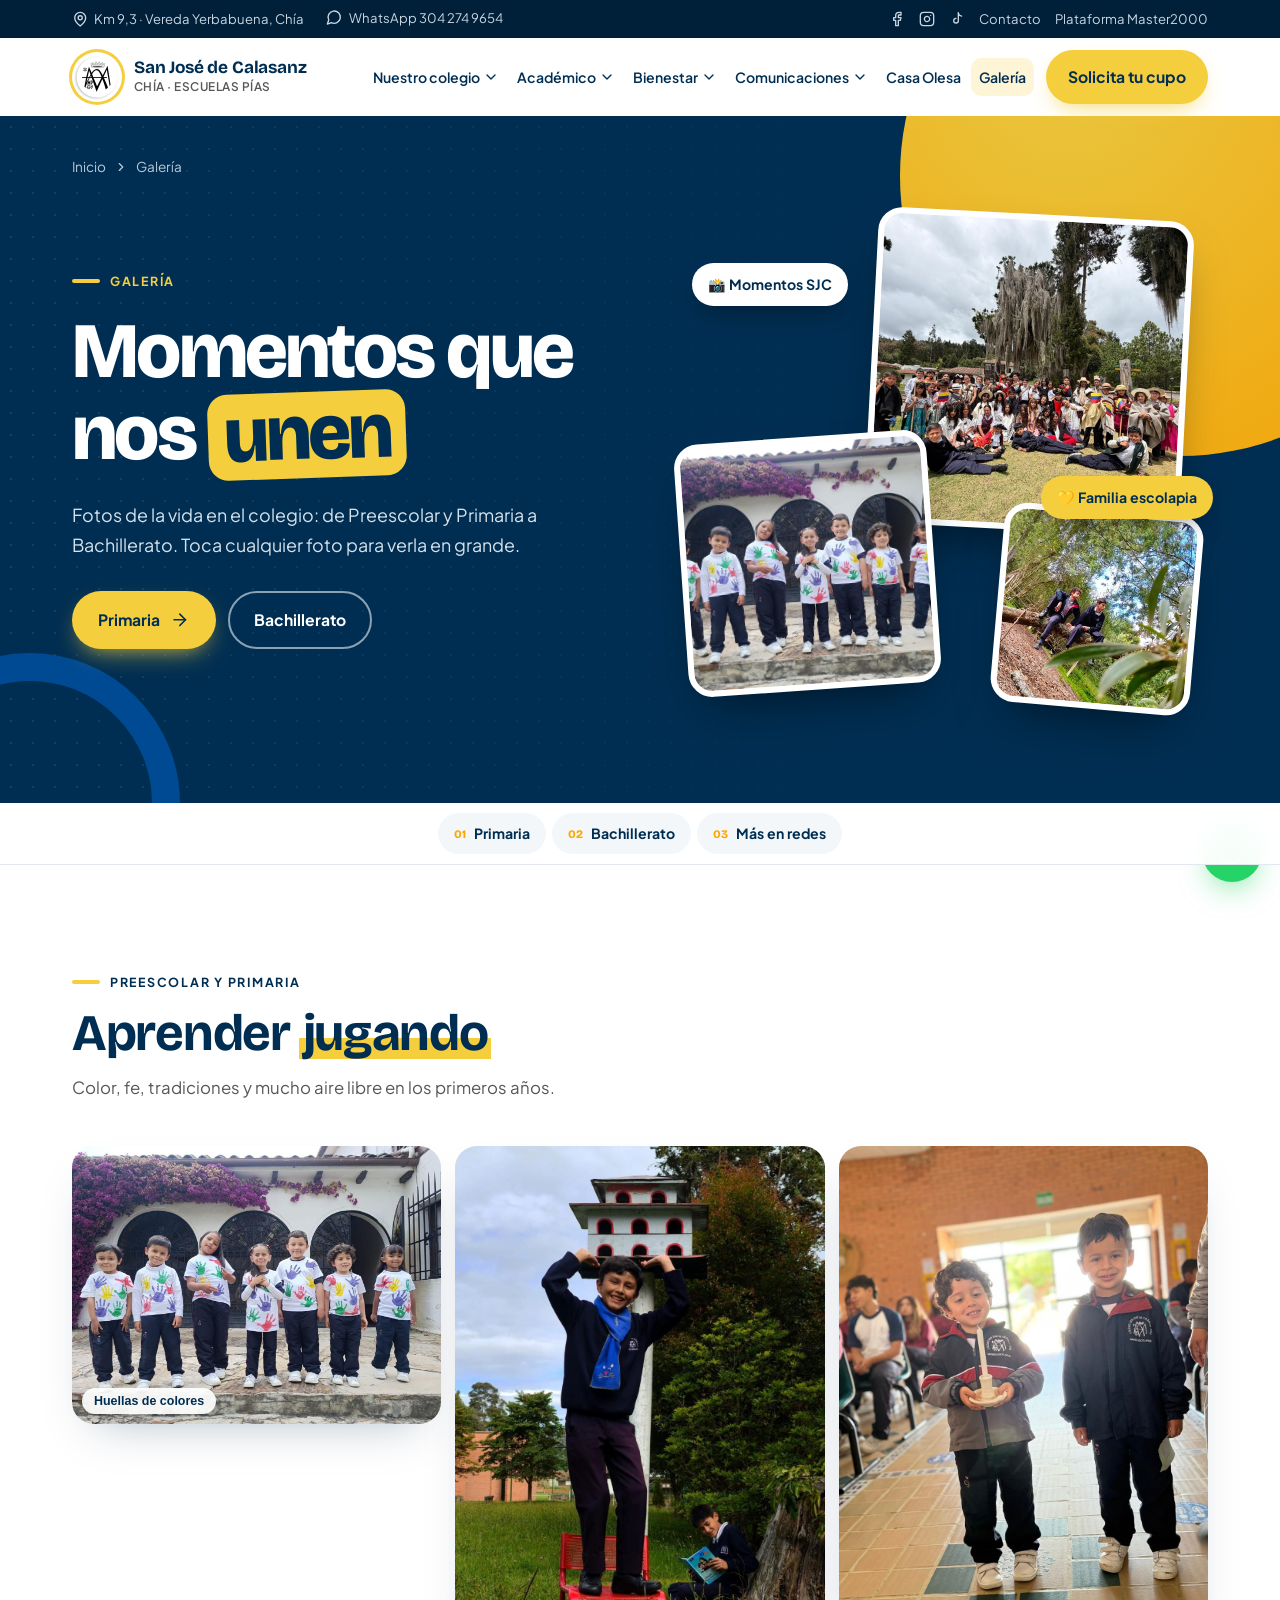
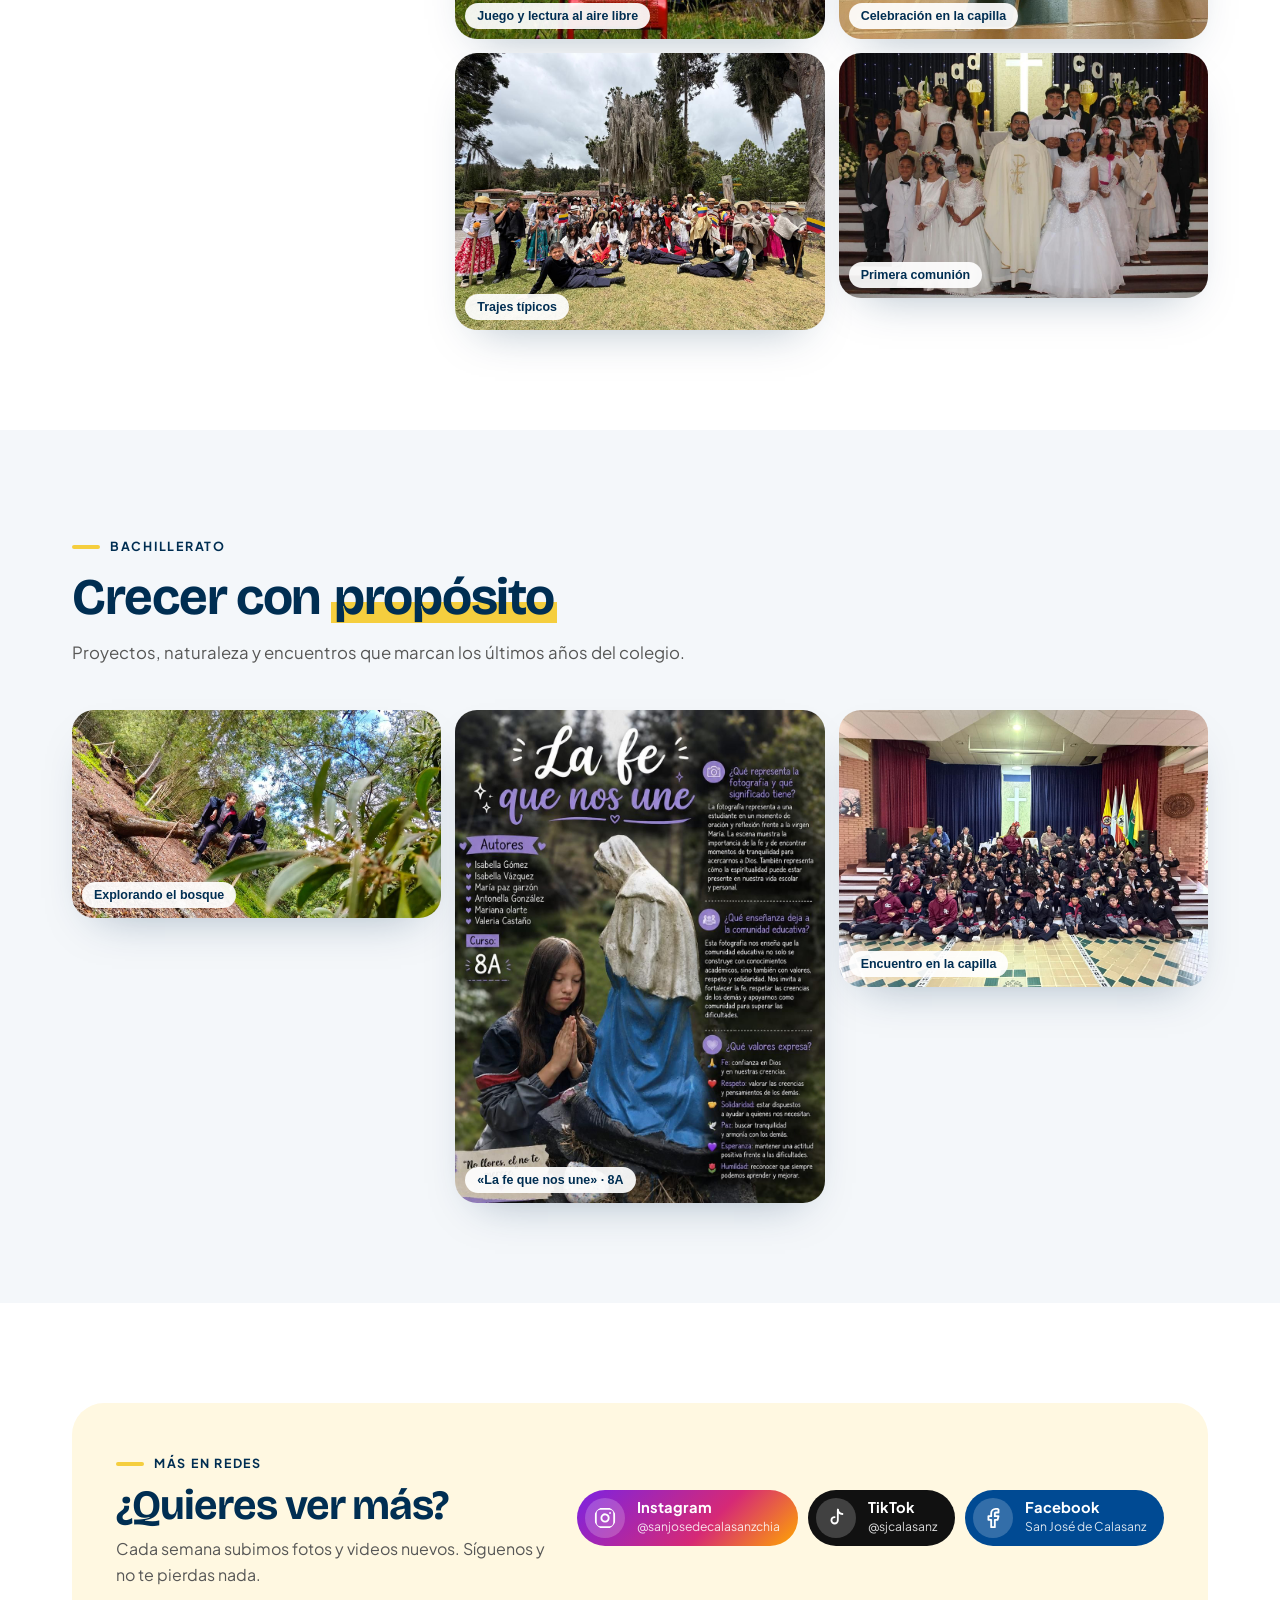
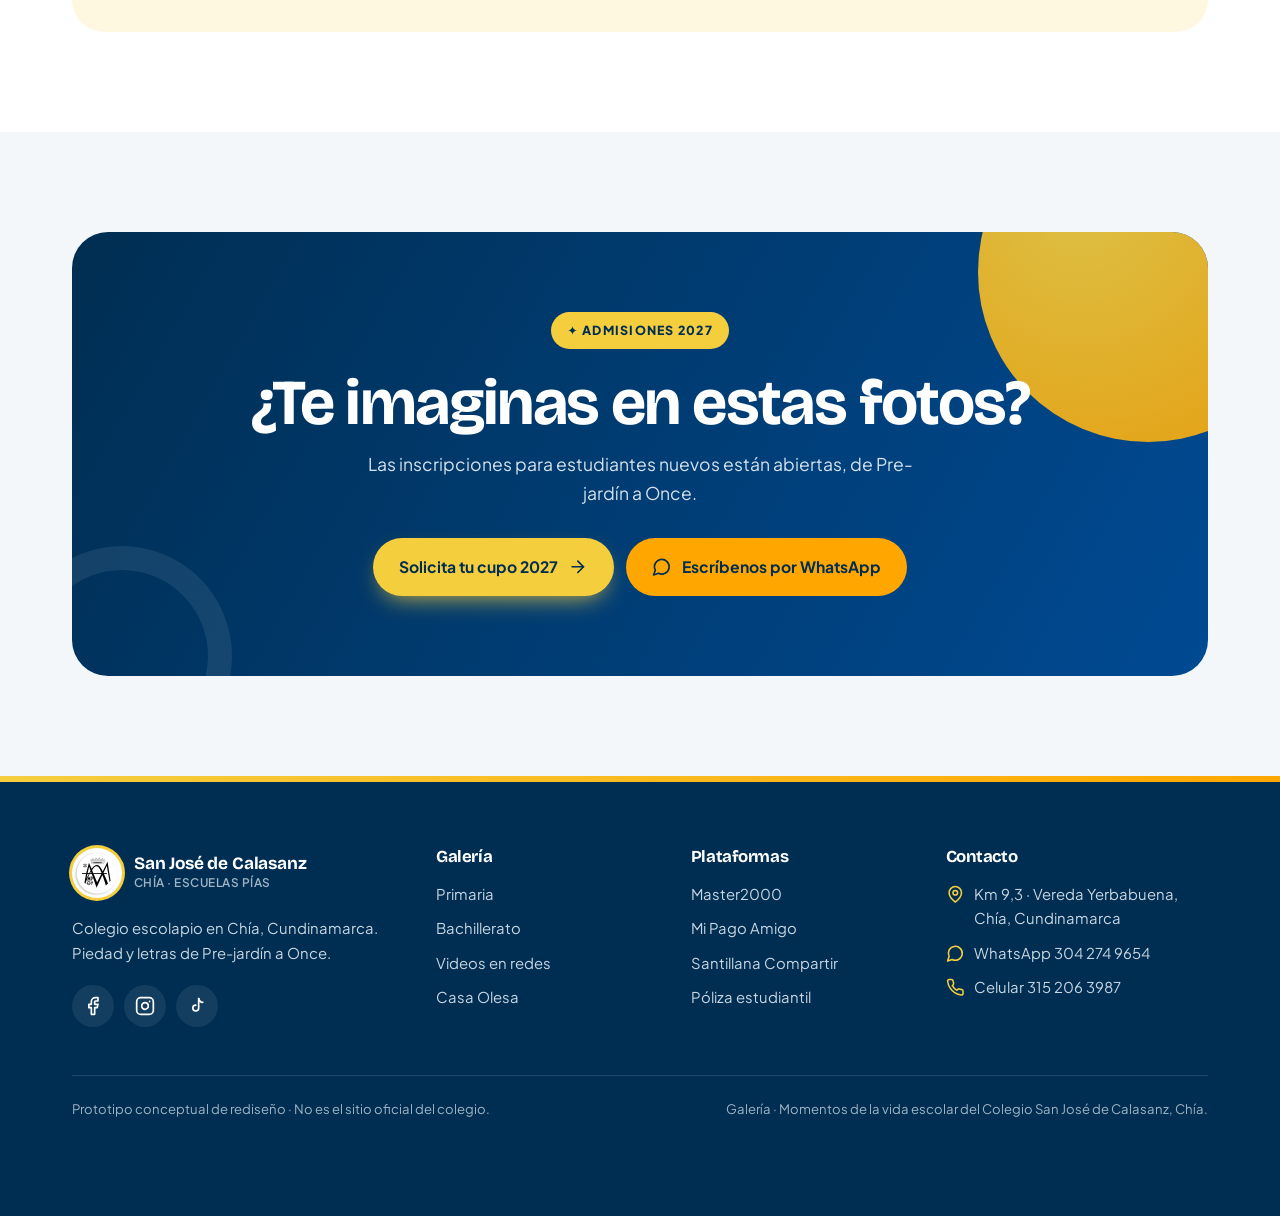
<file: rediseno-calasanz/galeria.html>
<!doctype html>
<html lang="es">
<head>
<meta charset="utf-8">
<meta name="viewport" content="width=device-width, initial-scale=1">
<title>Galería — Calasanz Chía</title>
<meta name="robots" content="noindex, nofollow"> <!-- PROTOTIPO: borrar al publicar como sitio oficial -->
<meta name="description" content="Prototipo conceptual: galería de fotos de Primaria y Bachillerato del Colegio San José de Calasanz (Chía). No es el sitio oficial.">
<link rel="icon" href="img/escudo.png">
<link rel="preconnect" href="https://fonts.googleapis.com">
<link rel="preconnect" href="https://fonts.gstatic.com" crossorigin>
<link href="https://fonts.googleapis.com/css2?family=Bricolage+Grotesque:opsz,wght@12..96,600;12..96,700;12..96,800&family=Plus+Jakarta+Sans:wght@400;500;600;700&display=swap" rel="stylesheet">
<script>document.documentElement.classList.add('js');</script>
<link rel="stylesheet" href="estilos.css?v=13">
<style>
/* Hero: collage con fotos completas */
.collage figure img{width:100%; height:100%; object-fit:cover}

/* Galería tipo mosaico */
.masonry{columns:1; column-gap:14px}
@media (min-width:560px){.masonry{columns:2}}
@media (min-width:960px){.masonry{columns:3}}
.masonry button{position:relative; display:block; width:100%; margin:0 0 14px; padding:0; border:0; border-radius:22px; overflow:hidden; break-inside:avoid; cursor:zoom-in; background:var(--soft); box-shadow:var(--shadow)}
.masonry img{display:block; width:100%; height:auto; transition:transform .5s}
.masonry button:hover img{transform:scale(1.04)}
.masonry span{position:absolute; left:10px; bottom:10px; right:10px; width:fit-content; padding:6px 12px; border-radius:999px; background:rgba(255,255,255,.92); color:var(--navy); font-size:.78rem; font-weight:700; text-align:left}

/* Más en redes */
.more-redes{display:grid; gap:24px; align-items:center; padding:32px 24px; border-radius:32px; background:var(--cream)}
@media (min-width:768px){.more-redes{padding:44px}}
@media (min-width:960px){.more-redes{grid-template-columns:1fr auto}}
.more-redes h2{font-size:clamp(1.8rem,3.6vw,2.6rem); margin:10px 0 8px}
.more-redes p{color:var(--gray)}
</style>
</head>
<body>

<svg width="0" height="0" style="position:absolute" aria-hidden="true">
  <symbol id="i-arrow" viewBox="0 0 24 24"><path d="M5 12h14"/><path d="m12 5 7 7-7 7"/></symbol>
  <symbol id="i-mail" viewBox="0 0 24 24"><rect width="20" height="16" x="2" y="4" rx="2"/><path d="m22 7-8.97 5.7a1.94 1.94 0 0 1-2.06 0L2 7"/></symbol>
  <symbol id="i-spark" viewBox="0 0 24 24"><path d="M12 3l1.9 5.8L20 11l-6.1 2.2L12 19l-1.9-5.8L4 11l6.1-2.2z"/><path d="M19 3v4M17 5h4"/></symbol>
  <symbol id="i-home" viewBox="0 0 24 24"><path d="m3 9 9-7 9 7v11a2 2 0 0 1-2 2H5a2 2 0 0 1-2-2z"/><path d="M9 22V12h6v10"/></symbol>
  <symbol id="i-pause" viewBox="0 0 24 24"><rect x="6" y="5" width="4" height="14" rx="1"/><rect x="14" y="5" width="4" height="14" rx="1"/></symbol>
  <symbol id="i-play" viewBox="0 0 24 24"><path d="m7 4 13 8-13 8z"/></symbol>
  <symbol id="i-chev" viewBox="0 0 24 24"><path d="m6 9 6 6 6-6"/></symbol>
  <symbol id="i-left" viewBox="0 0 24 24"><path d="m15 18-6-6 6-6"/></symbol>
  <symbol id="i-right" viewBox="0 0 24 24"><path d="m9 18 6-6-6-6"/></symbol>
  <symbol id="i-out" viewBox="0 0 24 24"><path d="M7 17 17 7"/><path d="M7 7h10v10"/></symbol>
  <symbol id="i-monitor" viewBox="0 0 24 24"><rect width="20" height="14" x="2" y="3" rx="2"/><path d="M8 21h8M12 17v4"/></symbol>
  <symbol id="i-card" viewBox="0 0 24 24"><rect width="20" height="14" x="2" y="5" rx="2"/><path d="M2 10h20"/></symbol>
  <symbol id="i-file" viewBox="0 0 24 24"><path d="M14 2H6a2 2 0 0 0-2 2v16a2 2 0 0 0 2 2h12a2 2 0 0 0 2-2V8z"/><path d="M14 2v6h6M16 13H8M16 17H8"/></symbol>
  <symbol id="i-receipt" viewBox="0 0 24 24"><path d="M4 2v20l2-1 2 1 2-1 2 1 2-1 2 1 2-1 2 1V2l-2 1-2-1-2 1-2-1-2 1-2-1-2 1Z"/><path d="M16 8h-6a2 2 0 1 0 0 4h4a2 2 0 1 1 0 4H8M12 17.5v-11"/></symbol>
  <symbol id="i-mega" viewBox="0 0 24 24"><path d="m3 11 18-5v12L3 14v-3z"/><path d="M11.6 16.8a3 3 0 1 1-5.8-1.6"/></symbol>
  <symbol id="i-list" viewBox="0 0 24 24"><path d="m3 17 2 2 4-4M3 7l2 2 4-4M13 6h8M13 12h8M13 18h8"/></symbol>
  <symbol id="i-cal" viewBox="0 0 24 24"><rect width="18" height="18" x="3" y="4" rx="2"/><path d="M16 2v4M8 2v4M3 10h18"/><path d="m9 16 2 2 4-4"/></symbol>
  <symbol id="i-book" viewBox="0 0 24 24"><path d="M4 19.5v-15A2.5 2.5 0 0 1 6.5 2H20v20H6.5a2.5 2.5 0 0 1 0-5H20"/></symbol>
  <symbol id="i-leaf" viewBox="0 0 24 24"><path d="M11 20A7 7 0 0 1 9.8 6.1C15.5 5 17 4.48 19 2c1 2 2 4.18 2 8 0 5.5-4.78 10-10 10Z"/><path d="M2 21c0-3 1.85-5.36 5.08-6C9.5 14.52 12 13 13 12"/></symbol>
  <symbol id="i-heart" viewBox="0 0 24 24"><path d="M19 14c1.49-1.46 3-3.21 3-5.5A5.5 5.5 0 0 0 16.5 3c-1.76 0-3 .5-4.5 2-1.5-1.5-2.74-2-4.5-2A5.5 5.5 0 0 0 2 8.5c0 2.3 1.5 4.05 3 5.5l7 7Z"/></symbol>
  <symbol id="i-users" viewBox="0 0 24 24"><path d="M16 21v-2a4 4 0 0 0-4-4H6a4 4 0 0 0-4 4v2"/><circle cx="9" cy="7" r="4"/><path d="M22 21v-2a4 4 0 0 0-3-3.87M16 3.13a4 4 0 0 1 0 7.75"/></symbol>
  <symbol id="i-shield" viewBox="0 0 24 24"><path d="M20 13c0 5-3.5 7.5-7.66 8.95a1 1 0 0 1-.67-.01C7.5 20.5 4 18 4 13V6a1 1 0 0 1 1-1c2 0 4.5-1.2 6.24-2.72a1.17 1.17 0 0 1 1.52 0C14.51 3.81 17 5 19 5a1 1 0 0 1 1 1z"/><path d="m9 12 2 2 4-4"/></symbol>
  <symbol id="i-clock" viewBox="0 0 24 24"><circle cx="12" cy="12" r="10"/><path d="M12 6v6l4 2"/></symbol>
  <symbol id="i-menu" viewBox="0 0 24 24"><path d="M4 7h16M4 12h16M4 17h16"/></symbol>
  <symbol id="i-x" viewBox="0 0 24 24"><path d="M18 6 6 18M6 6l12 12"/></symbol>
  <symbol id="i-pin" viewBox="0 0 24 24"><path d="M20 10c0 6-8 12-8 12s-8-6-8-12a8 8 0 0 1 16 0Z"/><circle cx="12" cy="10" r="3"/></symbol>
  <symbol id="i-phone" viewBox="0 0 24 24"><path d="M22 16.9v3a2 2 0 0 1-2.2 2 19.8 19.8 0 0 1-8.6-3.1 19.5 19.5 0 0 1-6-6A19.8 19.8 0 0 1 2.1 4.2 2 2 0 0 1 4.1 2h3a2 2 0 0 1 2 1.7c.1 1 .4 1.9.7 2.8a2 2 0 0 1-.5 2.1L8.1 9.9a16 16 0 0 0 6 6l1.3-1.3a2 2 0 0 1 2.1-.4c.9.3 1.8.6 2.8.7a2 2 0 0 1 1.7 2z"/></symbol>
  <symbol id="i-chat" viewBox="0 0 24 24"><path d="M7.9 20A9 9 0 1 0 4 16.1L2 22Z"/></symbol>
  <symbol id="i-ig" viewBox="0 0 24 24"><rect width="20" height="20" x="2" y="2" rx="5"/><path d="M16 11.4A4 4 0 1 1 12.6 8 4 4 0 0 1 16 11.4z"/><path d="M17.5 6.5h.01"/></symbol>
  <symbol id="i-tt" viewBox="0 0 24 24"><path d="M14 3v11.5a3.5 3.5 0 1 1-3.5-3.5"/><path d="M14 3c.5 2.8 2.4 4.5 5 4.6"/></symbol>
  <symbol id="i-fb" viewBox="0 0 24 24"><path d="M18 2h-3a5 5 0 0 0-5 5v3H7v4h3v8h4v-8h3l1-4h-4V7a1 1 0 0 1 1-1h3z"/></symbol>
  <symbol id="i-yt" viewBox="0 0 24 24"><path d="M2.5 17a24 24 0 0 1 0-10 2 2 0 0 1 1.4-1.4 49.6 49.6 0 0 1 16.2 0A2 2 0 0 1 21.5 7a24 24 0 0 1 0 10 2 2 0 0 1-1.4 1.4 49.6 49.6 0 0 1-16.2 0A2 2 0 0 1 2.5 17"/><path d="m10 15 5-3-5-3z"/></symbol>
</svg>

<!-- Barra superior -->
<div class="topbar">
  <div class="wrap">
    <div class="info">
      <span><svg class="icon"><use href="#i-pin"/></svg> Km 9,3 · Vereda Yerbabuena, Chía</span>
      <a href="https://wa.link/hoishm" target="_blank" rel="noopener"><span><svg class="icon"><use href="#i-chat"/></svg> WhatsApp 304 274 9654</span></a>
    </div>
    <div class="soc">
      <a href="https://www.facebook.com/sanjose.decalasanz.144" target="_blank" rel="noopener" aria-label="Facebook"><svg class="icon"><use href="#i-fb"/></svg></a>
      <a href="https://www.instagram.com/sanjosedecalasanzchia/" target="_blank" rel="noopener" aria-label="Instagram"><svg class="icon"><use href="#i-ig"/></svg></a>
      <a href="https://www.tiktok.com/@sjcalasanz" target="_blank" rel="noopener" aria-label="TikTok"><svg class="icon"><use href="#i-tt"/></svg></a>
      <a href="#contacto">Contacto</a>
      <a href="https://login.master2000.net/ingreso/?A=425175000365&amp;&amp;" target="_blank" rel="noopener">Plataforma Master2000</a>
    </div>
  </div>
</div>

<!-- Header -->
<header class="site-header">
  <nav class="wrap nav" aria-label="Principal">
    <a class="brand" href="index.html#inicio">
      <img src="img/escudo.png" alt="Escudo del Colegio San José de Calasanz">
      <span><b>San José de Calasanz</b><small>CHÍA · ESCUELAS PÍAS</small></span>
    </a>
    <ul class="menu">
      <li>
        <button type="button" aria-haspopup="true">Nuestro colegio <svg class="icon chev"><use href="#i-chev"/></svg></button>
        <div class="sub"><ul>
          <li><a href="nuestro-colegio.html#horizonte">Misión y visión</a></li>
          <li><a href="nuestro-colegio.html#valores">Valores</a></li>
          <li><a href="nuestro-colegio.html#pedagogia">Propuesta pedagógica</a></li>
          <li><a href="nuestro-colegio.html#historia">Reseña histórica</a></li>
          <li><a href="nuestro-colegio.html#comunidad">Organigrama</a></li>
          <li><a href="nuestro-colegio.html#documentos">Manual, PEI y documentos</a></li>
        </ul></div>
      </li>
      <li>
        <button type="button" aria-haspopup="true">Académico <svg class="icon chev"><use href="#i-chev"/></svg></button>
        <div class="sub"><ul>
          <li><a href="academico.html#grados">Mi grado y plan de estudios</a></li>
          <li><a href="academico.html#aprendemos">Cómo aprendemos</a></li>
          <li><a href="academico.html#evaluacion">Sistema de evaluación</a></li>
          <li><a href="academico.html#proyectos">Proyectos transversales</a></li>
          <li><a href="academico.html#docentes">Directorio y atención a padres</a></li>
          <li><a href="academico.html#recursos">Textos y plataformas</a></li>
        </ul></div>
      </li>
      <li>
        <button type="button" aria-haspopup="true">Bienestar <svg class="icon chev"><use href="#i-chev"/></svg></button>
        <div class="sub"><ul>
          <li><a href="bienestar.html#psico">Psicoorientación</a></li>
          <li><a href="bienestar.html#salud">Salud y póliza estudiantil</a></li>
          <li><a href="bienestar.html#restaurante">Restaurante y loncheras</a></li>
          <li><a href="bienestar.html#rutas">Rutas escolares</a></li>
          <li><a href="bienestar.html#biblioteca">Biblioteca</a></li>
          <li><a href="bienestar.html#extraescolares">Extraescolares</a></li>
        </ul></div>
      </li>
      <li>
        <button type="button" aria-haspopup="true">Comunicaciones <svg class="icon chev"><use href="#i-chev"/></svg></button>
        <div class="sub"><ul>
          <li><a href="comunicaciones.html#agenda">Agenda de fin de año</a></li>
          <li><a href="comunicaciones.html#circulares">Circulares</a></li>
          <li><a href="comunicaciones.html#calendario">Calendario 2026</a></li>
          <li><a href="comunicaciones.html#noticias">Noticias</a></li>
          <li><a href="comunicaciones.html#canales">Canales oficiales</a></li>
          <li><a href="comunicaciones.html#sqrr">Sugerencias y reclamos (SQRR)</a></li>
          <li><a href="index.html#siguenos">Redes sociales y videos</a></li>
        </ul></div>
      </li>
      <li><a href="casa-olesa.html">Casa Olesa</a></li>
      <li class="current"><a href="galeria.html" aria-current="page">Galería</a></li>
    </ul>
    <a class="btn btn-yellow" href="admisiones.html">Solicita tu cupo</a>
    <button class="burger" type="button" aria-label="Abrir menú" aria-expanded="false" aria-controls="drawer"><svg class="icon"><use href="#i-menu"/></svg></button>
  </nav>
</header>

<!-- Menú móvil -->
<div class="drawer" id="drawer" aria-hidden="true">
  <div class="scrim" data-close></div>
  <div class="panel">
    <div class="top">
      <span class="brand"><img src="img/escudo.png" alt=""><span><b>San José de Calasanz</b><small>CHÍA · ESCUELAS PÍAS</small></span></span>
      <button class="burger" type="button" data-close aria-label="Cerrar menú"><svg class="icon"><use href="#i-x"/></svg></button>
    </div>
    <details><summary>Nuestro colegio <svg class="icon chev"><use href="#i-chev"/></svg></summary><ul>
      <li><a href="nuestro-colegio.html#horizonte">Misión y visión</a></li>
      <li><a href="nuestro-colegio.html#valores">Valores</a></li>
      <li><a href="nuestro-colegio.html#historia">Reseña histórica</a></li>
      <li><a href="nuestro-colegio.html#campus">Campus</a></li>
      <li><a href="nuestro-colegio.html#comunidad">Organigrama</a></li>
      <li><a href="nuestro-colegio.html#documentos">Documentos</a></li>
    </ul></details>
    <details><summary>Académico <svg class="icon chev"><use href="#i-chev"/></svg></summary><ul>
      <li><a href="academico.html#grados">Mi grado y plan de estudios</a></li>
      <li><a href="academico.html#evaluacion">Sistema de evaluación</a></li>
      <li><a href="academico.html#docentes">Directorio y atención a padres</a></li>
      <li><a href="academico.html#recursos">Textos y plataformas</a></li>
    </ul></details>
    <details><summary>Bienestar <svg class="icon chev"><use href="#i-chev"/></svg></summary><ul>
      <li><a href="bienestar.html#psico">Psicoorientación</a></li>
      <li><a href="bienestar.html#salud">Salud y póliza estudiantil</a></li>
      <li><a href="bienestar.html#restaurante">Restaurante y loncheras</a></li>
      <li><a href="bienestar.html#rutas">Rutas escolares</a></li>
    </ul></details>
    <details><summary>Comunicaciones <svg class="icon chev"><use href="#i-chev"/></svg></summary><ul>
      <li><a href="comunicaciones.html#agenda">Agenda de fin de año</a></li>
      <li><a href="comunicaciones.html#circulares">Circulares</a></li>
      <li><a href="comunicaciones.html#calendario">Calendario 2026</a></li>
      <li><a href="comunicaciones.html#canales">Canales oficiales</a></li>
      <li><a href="comunicaciones.html#sqrr">Sugerencias y reclamos</a></li>
    </ul></details>
    <a class="solo" href="casa-olesa.html">Casa de Encuentros Olesa <svg class="icon"><use href="#i-arrow"/></svg></a>
    <a class="solo" href="galeria.html">Galería <svg class="icon"><use href="#i-arrow"/></svg></a>
    <a class="solo" href="#contacto">Contacto <svg class="icon"><use href="#i-arrow"/></svg></a>
    <a class="btn btn-yellow" href="admisiones.html">Solicita tu cupo 2027</a>
  </div>
</div>

<main>

  <!-- HERO -->
  <section class="hero page-hero">
    <span class="sun" aria-hidden="true"></span><span class="ring" aria-hidden="true"></span>
    <div class="wrap">
      <nav class="crumbs" aria-label="Ruta"><a href="index.html">Inicio</a><svg class="icon"><use href="#i-right"/></svg><span aria-current="page">Galería</span></nav>
      <div class="hero-grid">
        <div>
          <span class="kicker">Galería</span>
          <h1>Momentos que nos <span class="pill">unen</span></h1>
          <p class="hero-lead">Fotos de la vida en el colegio: de Preescolar y Primaria a Bachillerato. Toca cualquier foto para verla en grande.</p>
          <div class="hero-ctas">
            <a class="btn btn-yellow" href="#primaria">Primaria <svg class="icon"><use href="#i-arrow"/></svg></a>
            <a class="btn btn-line" href="#bachillerato">Bachillerato</a>
          </div>
        </div>
        <div class="collage" aria-hidden="true">
          <figure class="p1"><img src="img/galeria/trajes-tipicos.jpg" alt=""></figure>
          <figure class="p2"><img src="img/galeria/primaria-huellas.jpg" alt=""></figure>
          <figure class="p3"><img src="img/galeria/bachillerato-bosque.jpg" alt=""></figure>
          <span class="sticker s1">📸 Momentos SJC</span>
          <span class="sticker s2">💛 Familia escolapia</span>
        </div>
      </div>
    </div>
  </section>

  <!-- SUB-NAVEGACIÓN -->
  <nav class="subnav" aria-label="Secciones de la página">
    <div class="wrap">
      <ul>
        <li><a href="#primaria"><span class="n">01</span>Primaria</a></li>
        <li><a href="#bachillerato"><span class="n">02</span>Bachillerato</a></li>
        <li><a href="#redes"><span class="n">03</span>Más en redes</a></li>
      </ul>
    </div>
  </nav>

  <!-- PRIMARIA -->
  <section id="primaria">
    <div class="wrap">
      <div class="head reveal">
        <span class="kicker">Preescolar y Primaria</span>
        <h2>Aprender <span class="mark">jugando</span></h2>
        <p>Color, fe, tradiciones y mucho aire libre en los primeros años.</p>
      </div>
      <div class="masonry" data-gallery>
        <button type="button" class="reveal" data-full="img/galeria/primaria-huellas.jpg"><img loading="lazy" src="img/galeria/primaria-huellas.jpg" alt="Niños y niñas de preescolar con camisetas pintadas con huellas de colores frente a la casona"><span>Huellas de colores</span></button>
        <button type="button" class="reveal" data-full="img/galeria/primaria-palomar.jpg"><img loading="lazy" src="img/galeria/primaria-palomar.jpg" alt="Un estudiante sonríe de pie en una silla roja junto al palomar mientras otro lee"><span>Juego y lectura al aire libre</span></button>
        <button type="button" class="reveal" data-full="img/galeria/trajes-tipicos.jpg"><img loading="lazy" src="img/galeria/trajes-tipicos.jpg" alt="Estudiantes con trajes típicos y banderas de Colombia en el jardín del colegio"><span>Trajes típicos</span></button>
        <button type="button" class="reveal" data-full="img/galeria/primaria-capilla.jpg"><img loading="lazy" src="img/galeria/primaria-capilla.jpg" alt="Dos niños de preescolar sonríen en la capilla; uno sostiene una vela"><span>Celebración en la capilla</span></button>
        <button type="button" class="reveal" data-full="img/galeria/primera-comunion.jpg"><img loading="lazy" src="img/galeria/primera-comunion.jpg" alt="Niños y niñas de primera comunión con el sacerdote frente al altar"><span>Primera comunión</span></button>
      </div>
    </div>
  </section>

  <!-- BACHILLERATO -->
  <section id="bachillerato" class="bg-soft">
    <div class="wrap">
      <div class="head reveal">
        <span class="kicker">Bachillerato</span>
        <h2>Crecer con <span class="mark">propósito</span></h2>
        <p>Proyectos, naturaleza y encuentros que marcan los últimos años del colegio.</p>
      </div>
      <div class="masonry" data-gallery>
        <button type="button" class="reveal" data-full="img/galeria/bachillerato-bosque.jpg"><img loading="lazy" src="img/galeria/bachillerato-bosque.jpg" alt="Dos estudiantes de bachillerato sentados en un tronco en el bosque del colegio"><span>Explorando el bosque</span></button>
        <button type="button" class="reveal" data-full="img/galeria/bachillerato-la-fe-que-nos-une.jpg"><img loading="lazy" src="img/galeria/bachillerato-la-fe-que-nos-une.jpg" alt="Afiche La fe que nos une, hecho por estudiantes de 8A: una estudiante ora frente a una imagen de la Virgen María"><span>«La fe que nos une» · 8A</span></button>
        <button type="button" class="reveal" data-full="img/galeria/comunidad-capilla.jpg"><img loading="lazy" src="img/galeria/comunidad-capilla.jpg" alt="Estudiantes, docentes y religiosas reunidos en la capilla del colegio"><span>Encuentro en la capilla</span></button>
      </div>
    </div>
  </section>

  <!-- MÁS EN REDES -->
  <section id="redes">
    <div class="wrap">
      <div class="more-redes reveal">
        <div>
          <span class="kicker">Más en redes</span>
          <h2>¿Quieres ver más?</h2>
          <p>Cada semana subimos fotos y videos nuevos. Síguenos y no te pierdas nada.</p>
        </div>
        <div class="social-pills">
          <a class="sp sp-ig" href="https://www.instagram.com/sanjosedecalasanzchia/" target="_blank" rel="noopener"><svg class="icon"><use href="#i-ig"/></svg><span><b>Instagram</b><small>@sanjosedecalasanzchia</small></span></a>
          <a class="sp sp-tt" href="https://www.tiktok.com/@sjcalasanz" target="_blank" rel="noopener"><svg class="icon"><use href="#i-tt"/></svg><span><b>TikTok</b><small>@sjcalasanz</small></span></a>
          <a class="sp sp-fb" href="https://www.facebook.com/sanjose.decalasanz.144" target="_blank" rel="noopener"><svg class="icon"><use href="#i-fb"/></svg><span><b>Facebook</b><small>San José de Calasanz</small></span></a>
        </div>
      </div>
    </div>
  </section>

  <!-- CIERRE -->
  <section class="bg-soft">
    <div class="wrap">
      <div class="admit reveal">
        <span class="badge">✦ Admisiones 2027</span>
        <h2>¿Te imaginas en estas fotos?</h2>
        <p>Las inscripciones para estudiantes nuevos están abiertas, de Pre-jardín a Once.</p>
        <div class="actions">
          <a class="btn btn-yellow" href="admisiones.html">Solicita tu cupo 2027 <svg class="icon"><use href="#i-arrow"/></svg></a>
          <a class="btn btn-orange" href="https://wa.link/hoishm" target="_blank" rel="noopener"><svg class="icon"><use href="#i-chat"/></svg> Escríbenos por WhatsApp</a>
        </div>
      </div>
    </div>
  </section>

  <dialog class="lightbox" data-lightbox aria-label="Foto ampliada">
    <figure><img alt=""><figcaption></figcaption></figure>
    <button type="button" class="lb-btn lb-close" data-lb-close aria-label="Cerrar"><svg class="icon"><use href="#i-x"/></svg></button>
    <button type="button" class="lb-btn lb-prev" data-lb-prev aria-label="Foto anterior"><svg class="icon"><use href="#i-arrow"/></svg></button>
    <button type="button" class="lb-btn lb-next" data-lb-next aria-label="Foto siguiente"><svg class="icon"><use href="#i-arrow"/></svg></button>
  </dialog>
</main>

<footer id="contacto">
  <div class="wrap">
    <div class="foot">
      <div>
        <span class="brand"><img src="img/escudo.png" alt=""><span><b>San José de Calasanz</b><small>CHÍA · ESCUELAS PÍAS</small></span></span>
        <p class="about">Colegio escolapio en Chía, Cundinamarca. Piedad y letras de Pre-jardín a Once.</p>
        <div class="socials">
          <a href="https://www.facebook.com/sanjose.decalasanz.144" target="_blank" rel="noopener" aria-label="Facebook"><svg class="icon"><use href="#i-fb"/></svg></a>
          <a href="https://www.instagram.com/sanjosedecalasanzchia/" target="_blank" rel="noopener" aria-label="Instagram"><svg class="icon"><use href="#i-ig"/></svg></a>
          <a href="https://www.tiktok.com/@sjcalasanz" target="_blank" rel="noopener" aria-label="TikTok"><svg class="icon"><use href="#i-tt"/></svg></a>
        </div>
      </div>
      <div>
        <h4>Galería</h4>
        <ul>
          <li><a href="#primaria">Primaria</a></li>
          <li><a href="#bachillerato">Bachillerato</a></li>
          <li><a href="index.html#siguenos">Videos en redes</a></li>
          <li><a href="casa-olesa.html">Casa Olesa</a></li>
        </ul>
      </div>
      <div>
        <h4>Plataformas</h4>
        <ul>
          <li><a href="https://login.master2000.net/ingreso/?A=425175000365&amp;&amp;" target="_blank" rel="noopener">Master2000</a></li>
          <li><a href="https://www.mipagoamigo.com/MPA_WebSite/ServicePayments/StartPayment?id=1217&amp;searchedCategoryId=&amp;searchedAgreementName=COLEGIO%20SAN%20JOSE%20DE%20CALASANZ%20CHIA" target="_blank" rel="noopener">Mi Pago Amigo</a></li>
          <li><a href="https://payment.santillanacompartir.com/co/comp/welcome" target="_blank" rel="noopener">Santillana Compartir</a></li>
          <li><a href="https://consultadocumentos.segurosdelestado.com/consultar/SEGUROS%20DE%20VIDA%20DEL%20ESTADO/Estudiantil/identificacion" target="_blank" rel="noopener">Póliza estudiantil</a></li>
        </ul>
      </div>
      <div>
        <h4>Contacto</h4>
        <ul class="contact">
          <li><svg class="icon"><use href="#i-pin"/></svg><a href="https://www.google.com/maps/search/?api=1&amp;query=Colegio%20San%20Jos%C3%A9%20de%20Calasanz%20Ch%C3%ADa" target="_blank" rel="noopener">Km 9,3 · Vereda Yerbabuena, Chía, Cundinamarca</a></li>
          <li><svg class="icon"><use href="#i-chat"/></svg><a href="https://wa.link/hoishm" target="_blank" rel="noopener">WhatsApp 304 274 9654</a></li>
          <li><svg class="icon"><use href="#i-phone"/></svg><a href="tel:+573152063987">Celular 315 206 3987</a></li>
        </ul>
      </div>
    </div>
    <div class="legal">
      <span class="proto-note"><!-- PROTOTIPO: borrar al publicar como sitio oficial -->Prototipo conceptual de rediseño · No es el sitio oficial del colegio.</span>
      <span>Galería · Momentos de la vida escolar del Colegio San José de Calasanz, Chía.</span>
    </div>
  </div>
</footer>

<a class="wa-float" href="https://wa.link/hoishm" target="_blank" rel="noopener" aria-label="Escríbenos por WhatsApp"><svg class="icon"><use href="#i-chat"/></svg></a>

<script src="app.js?v=13"></script>
</body>
</html>
</file>
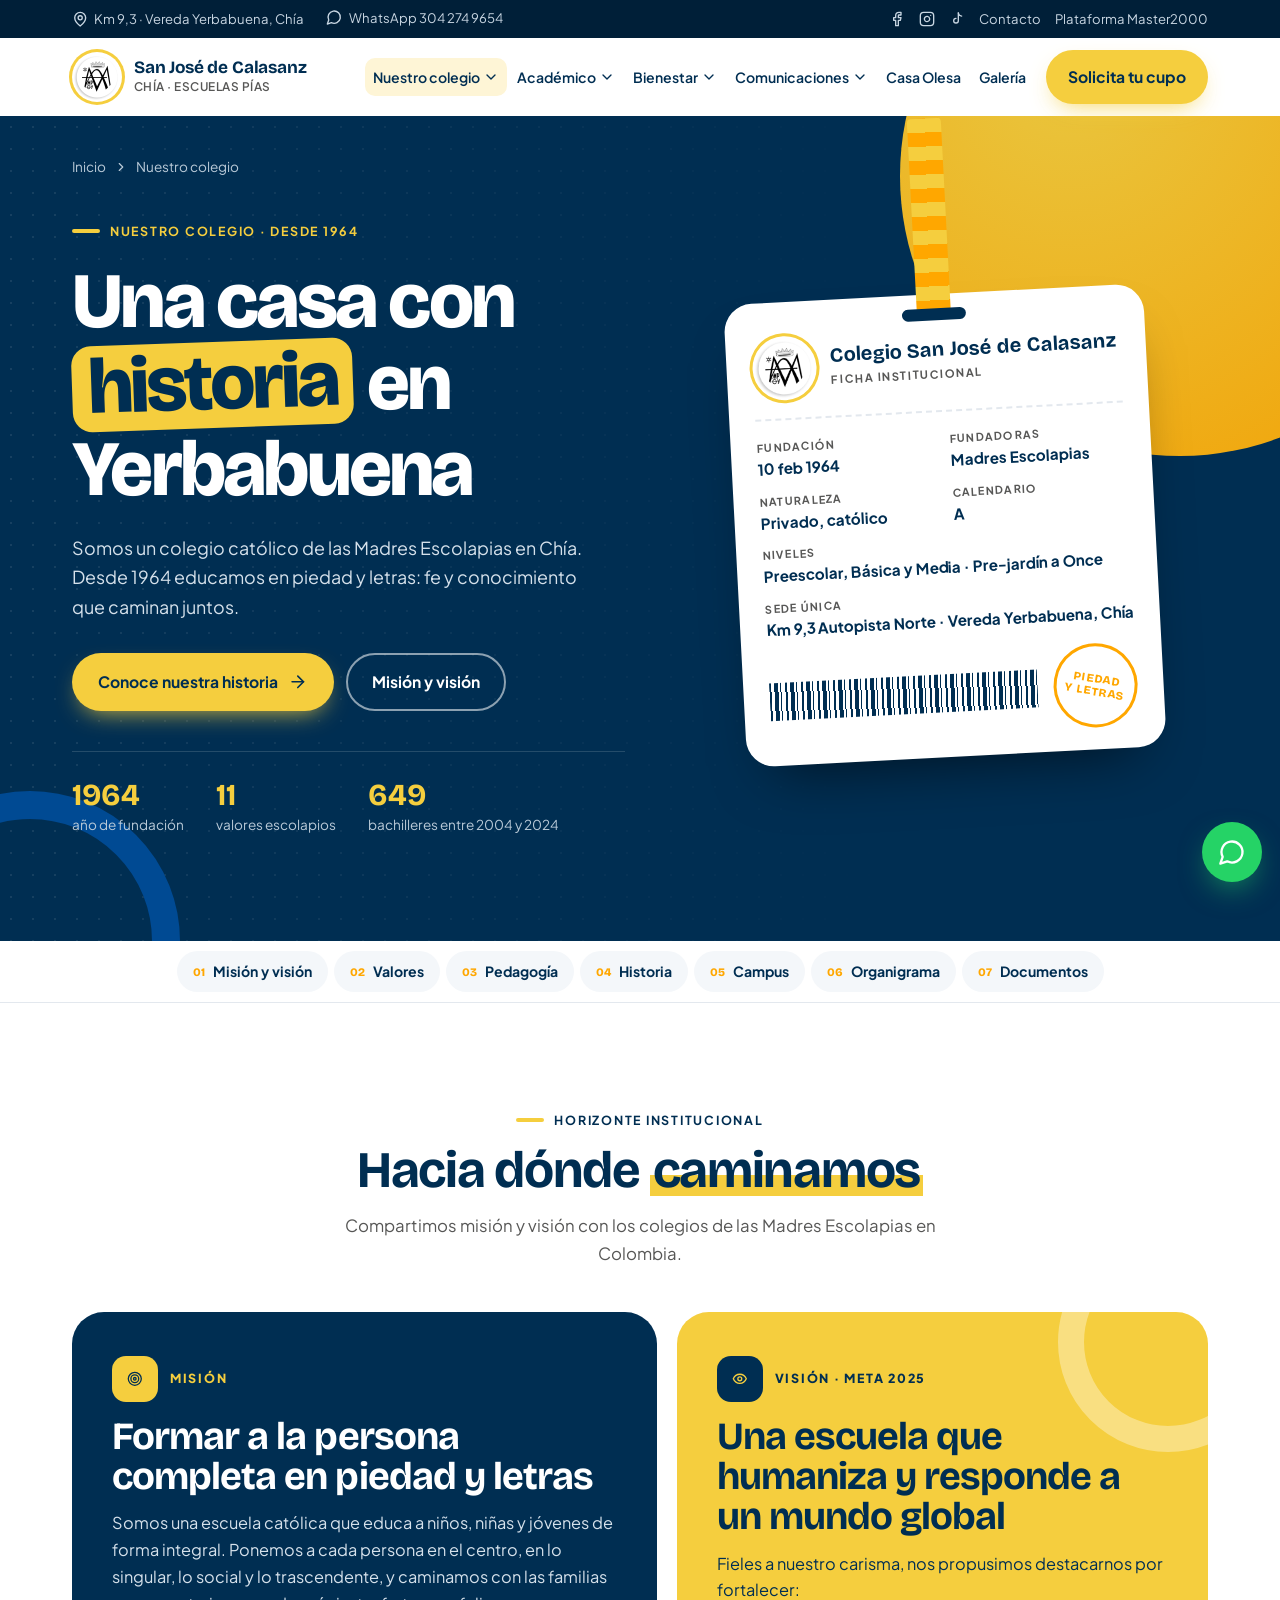
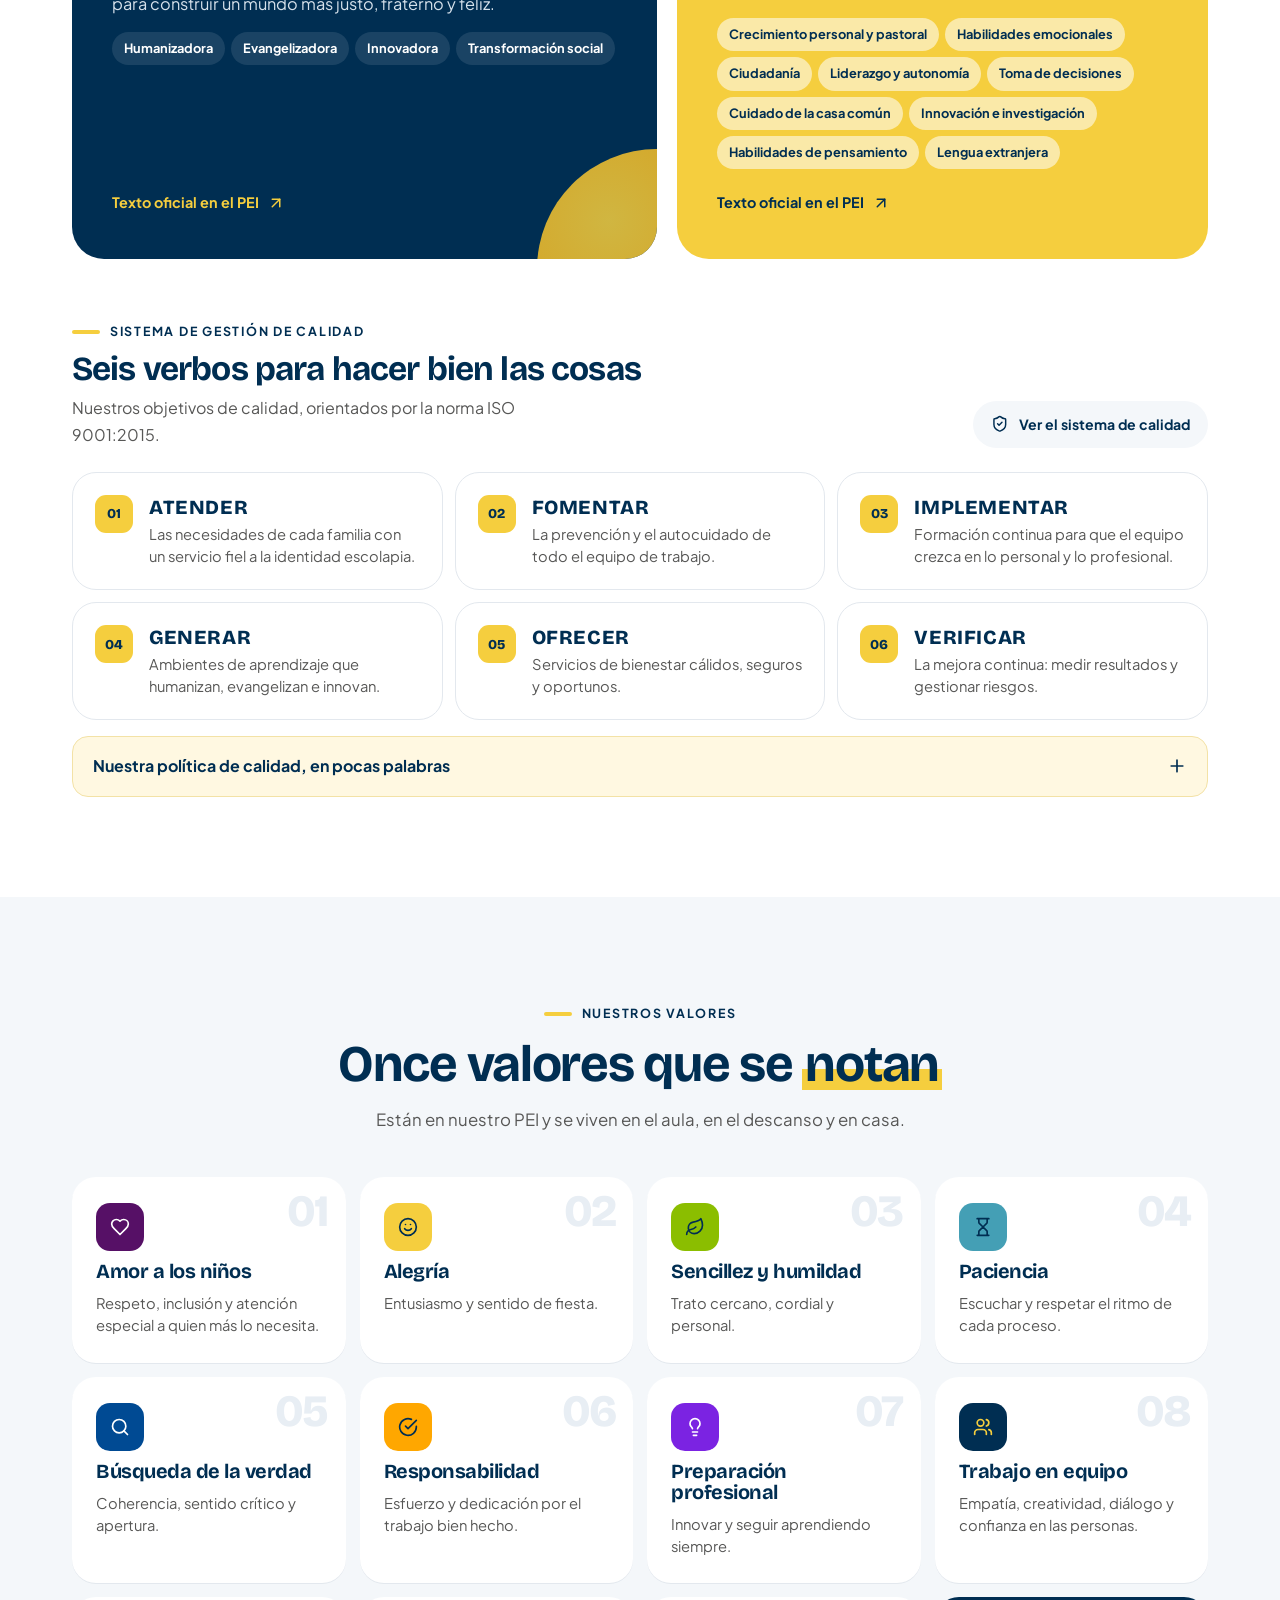
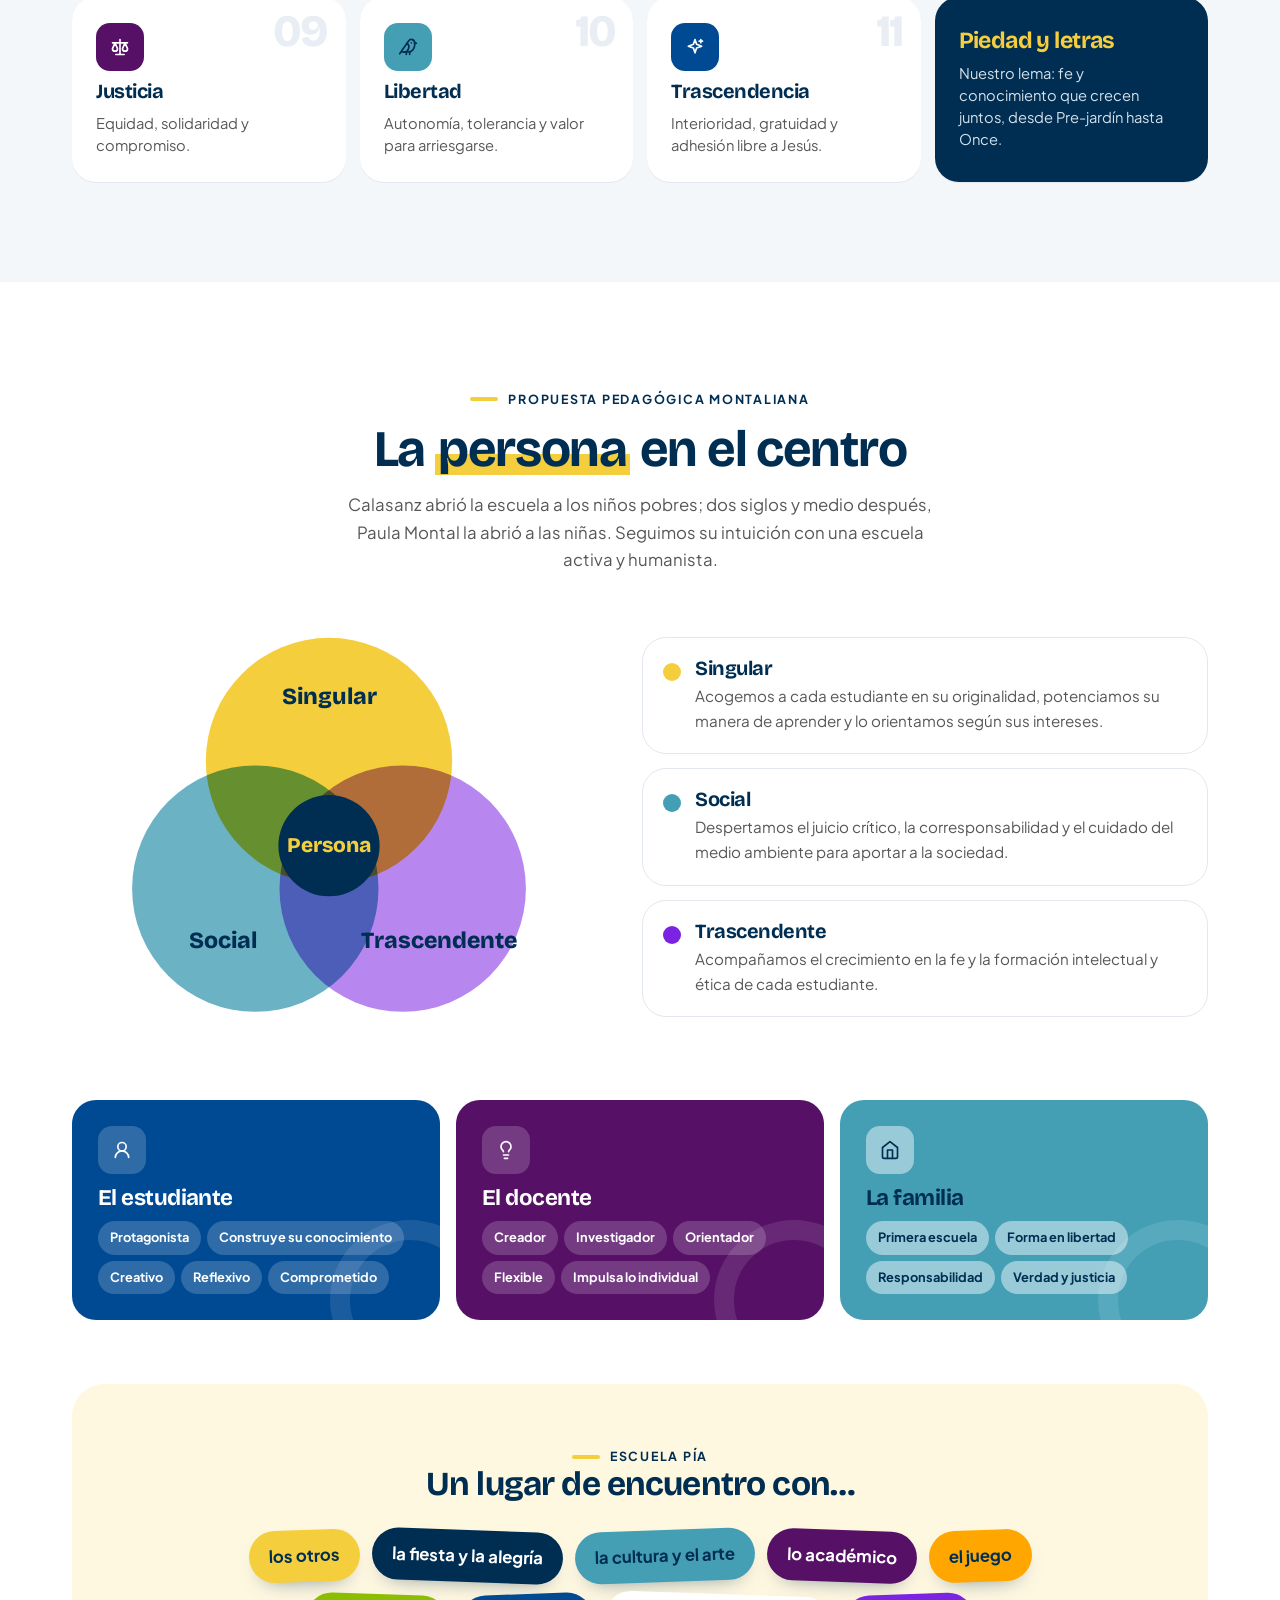
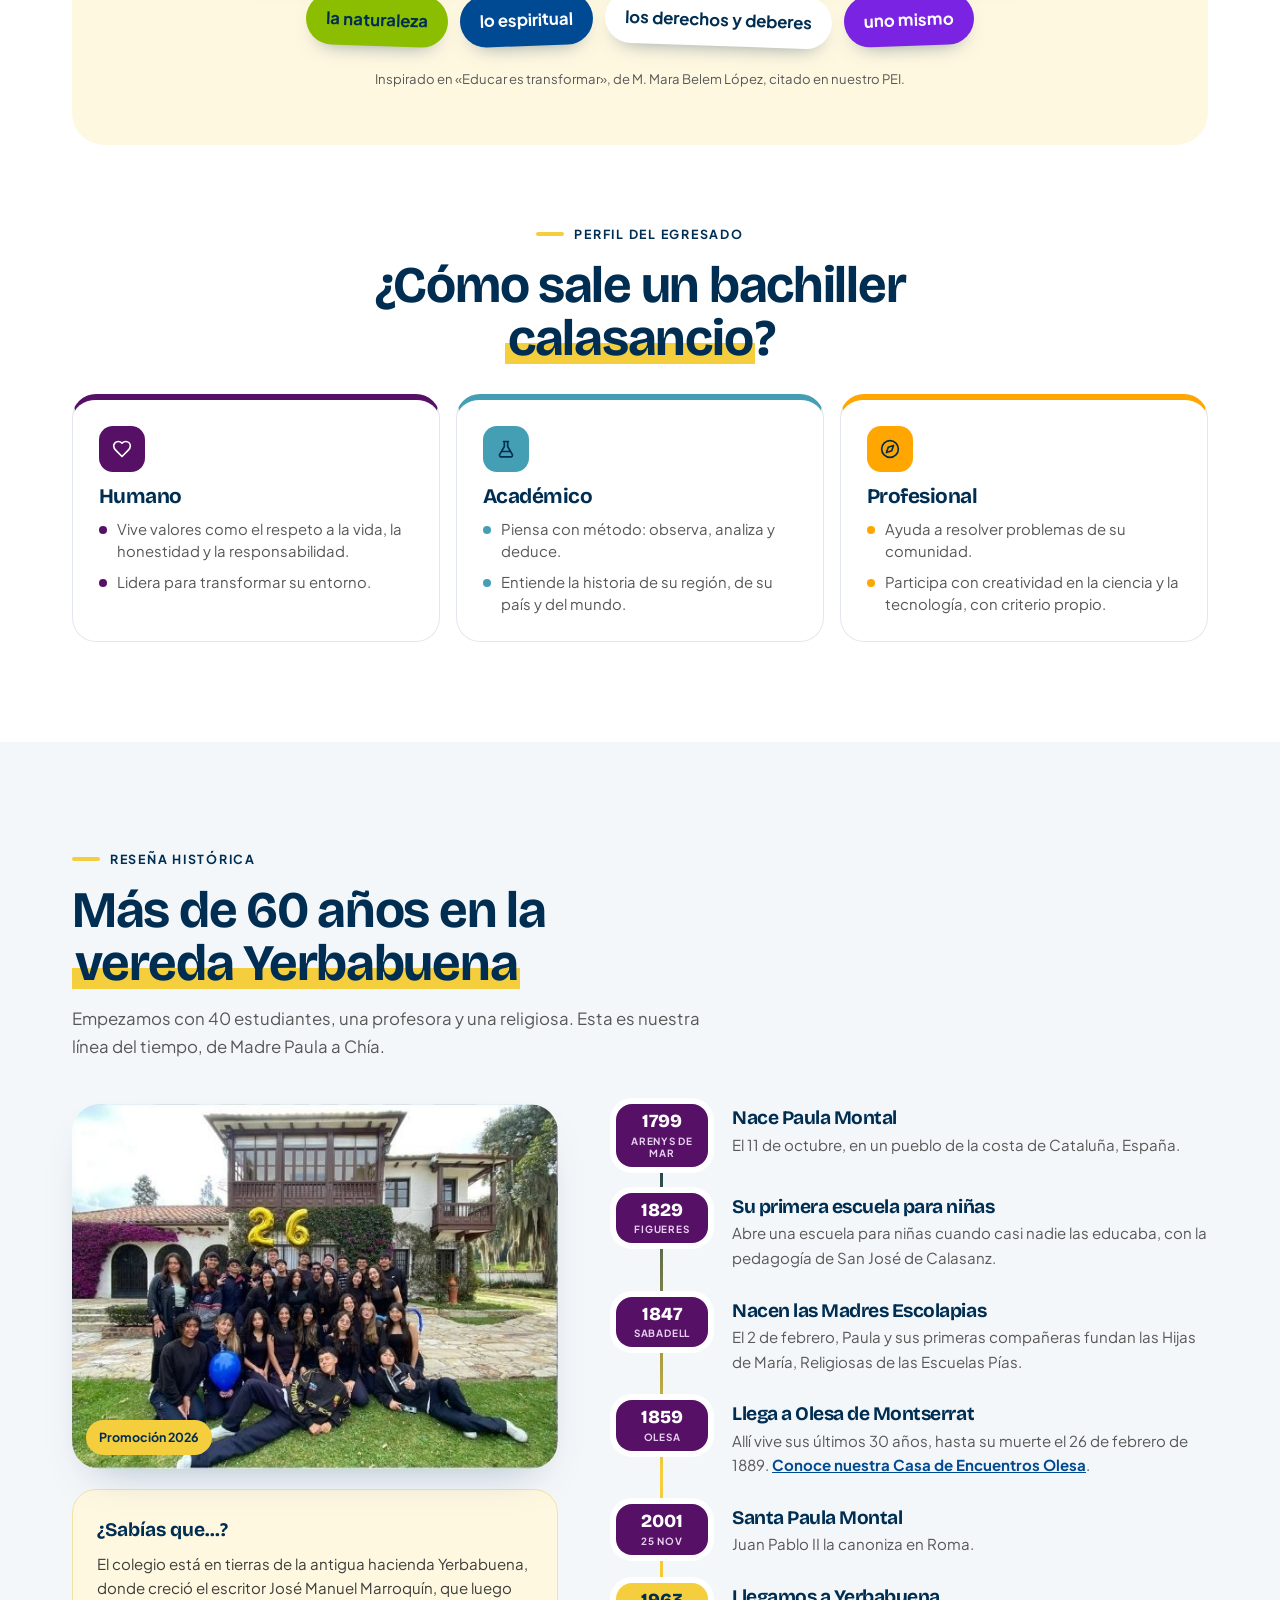
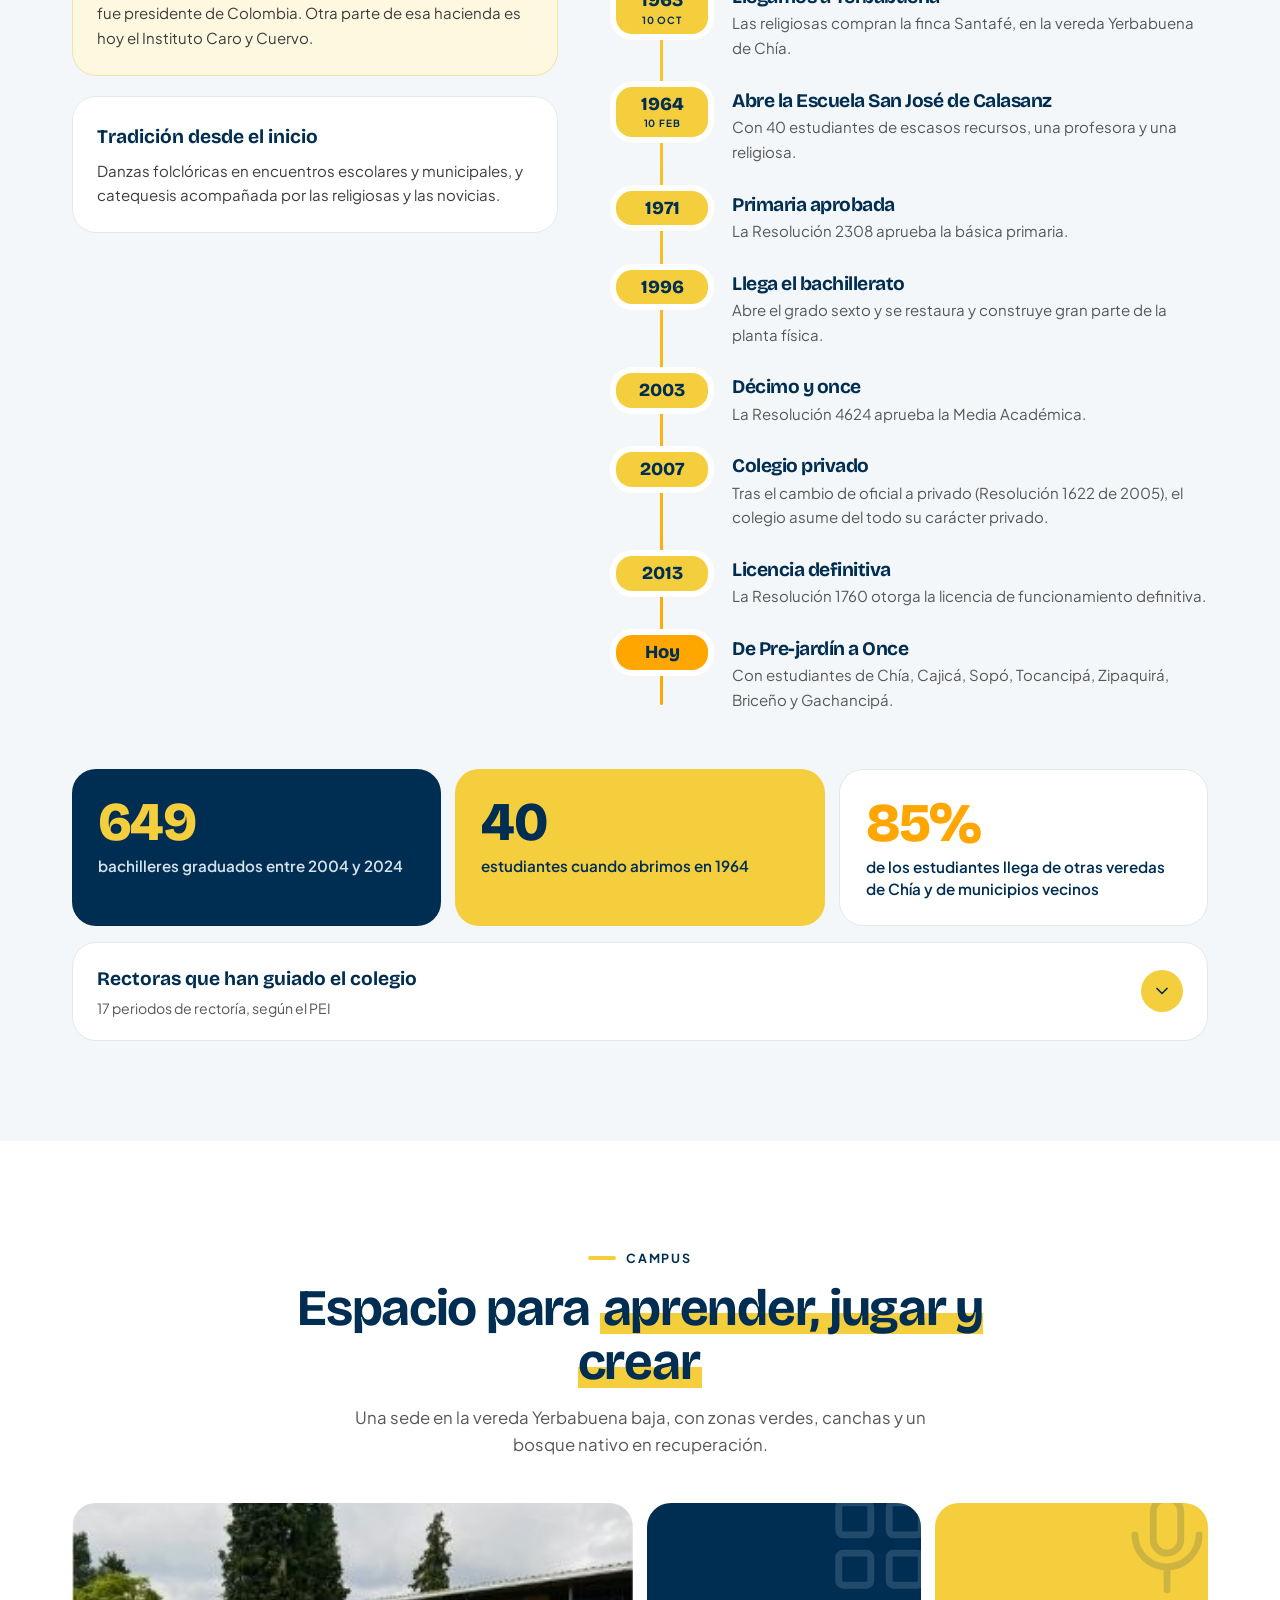
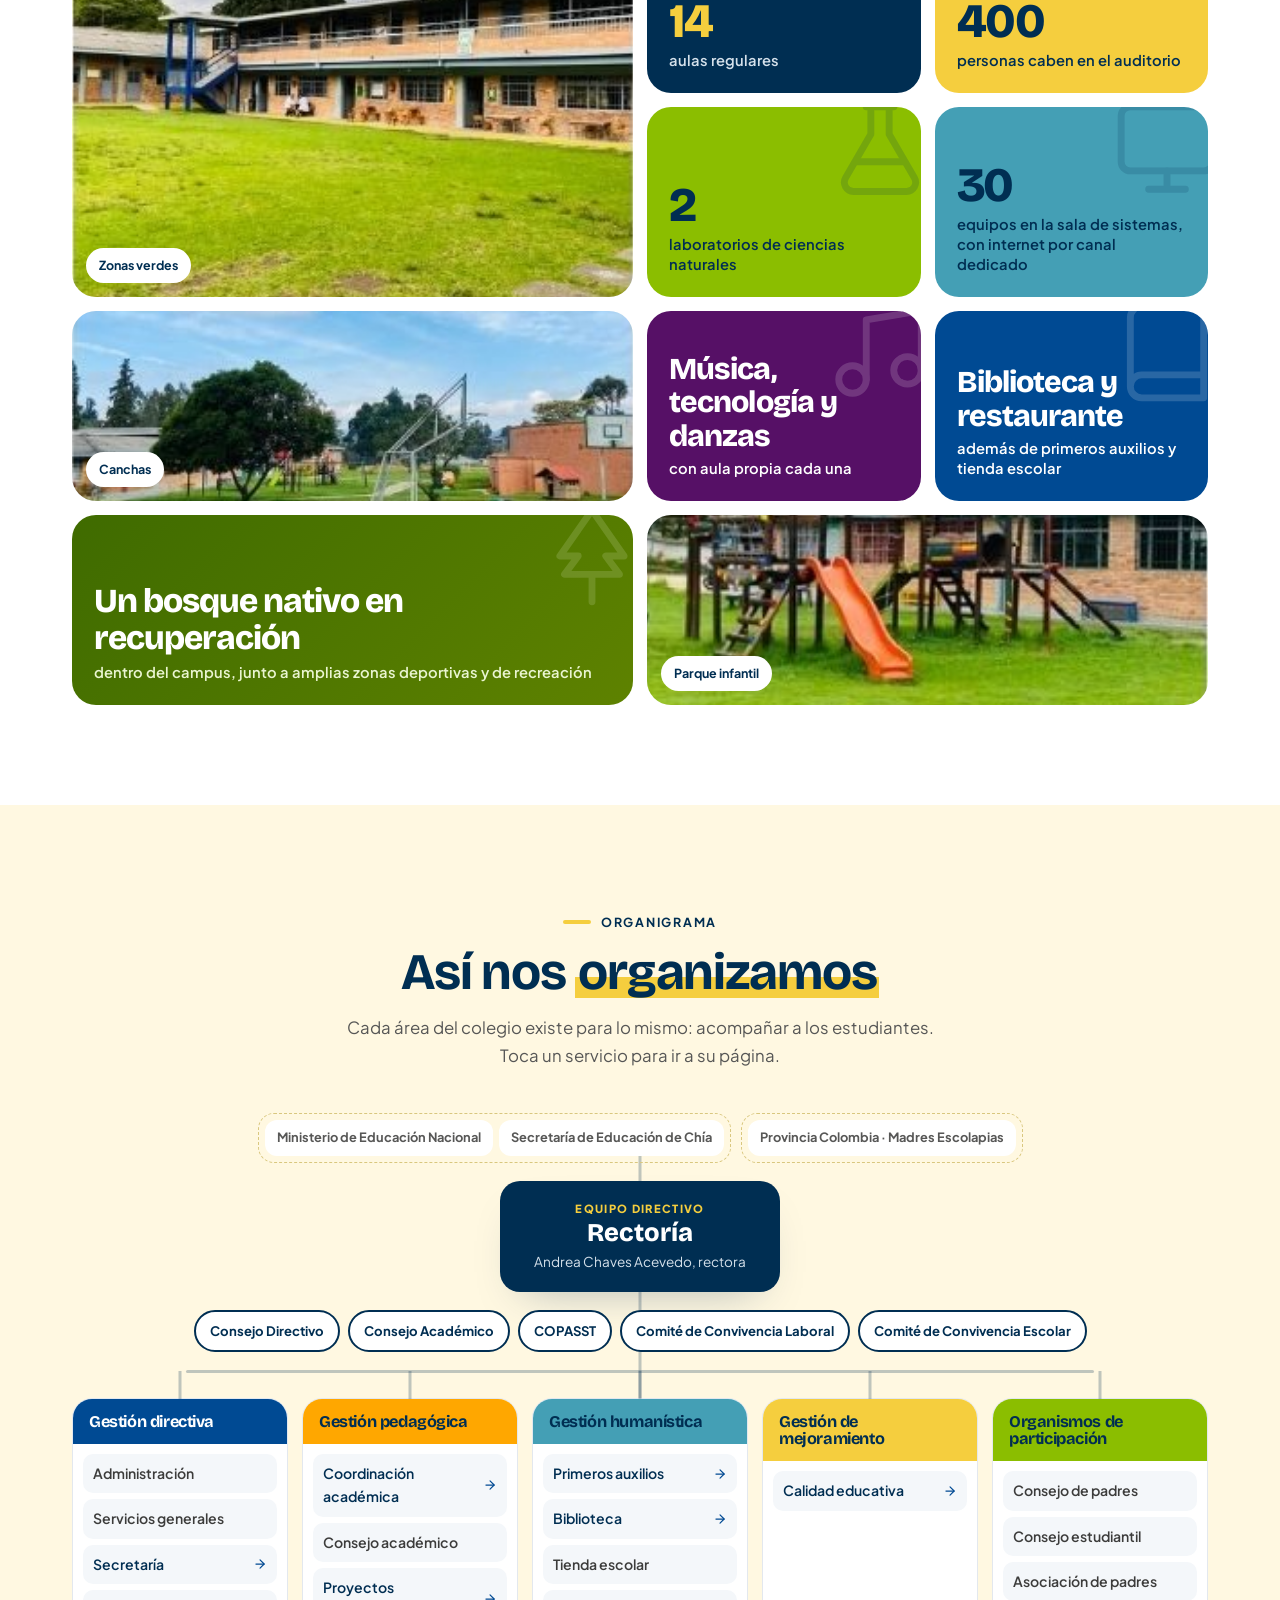
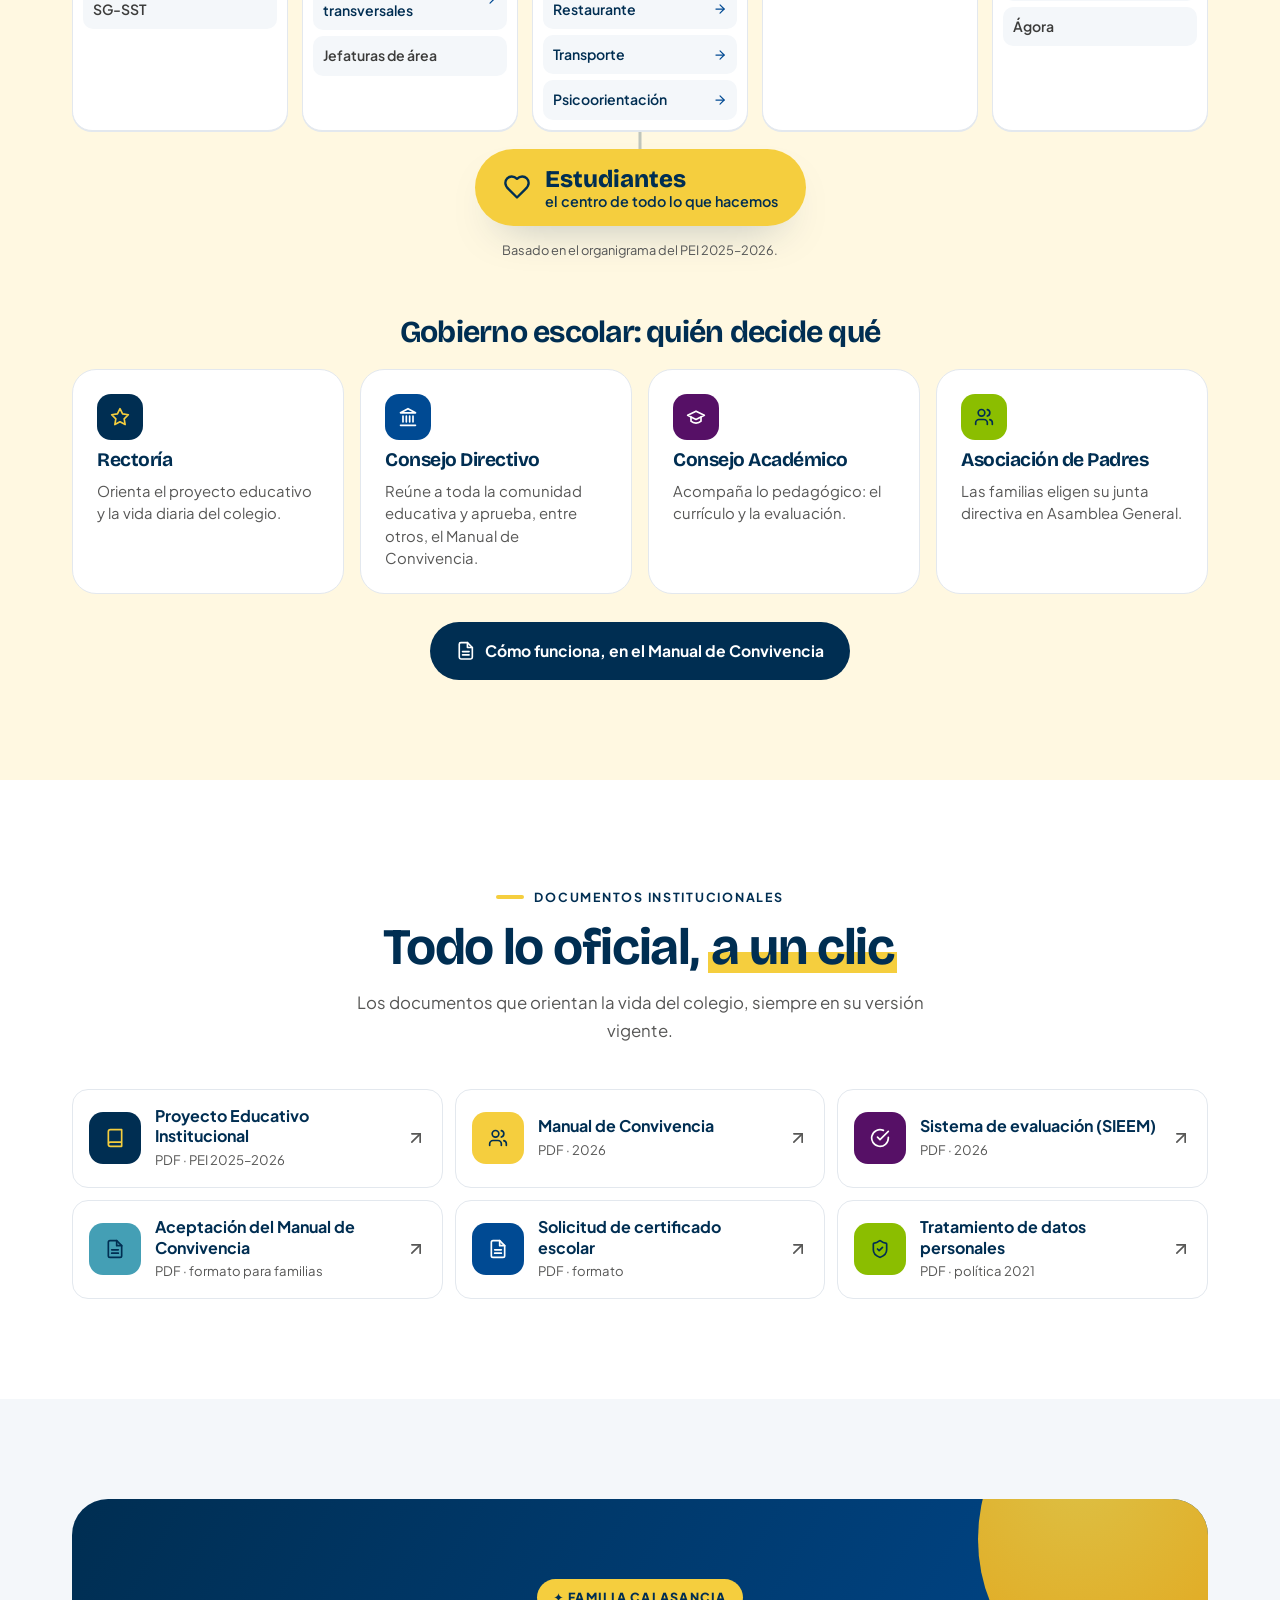
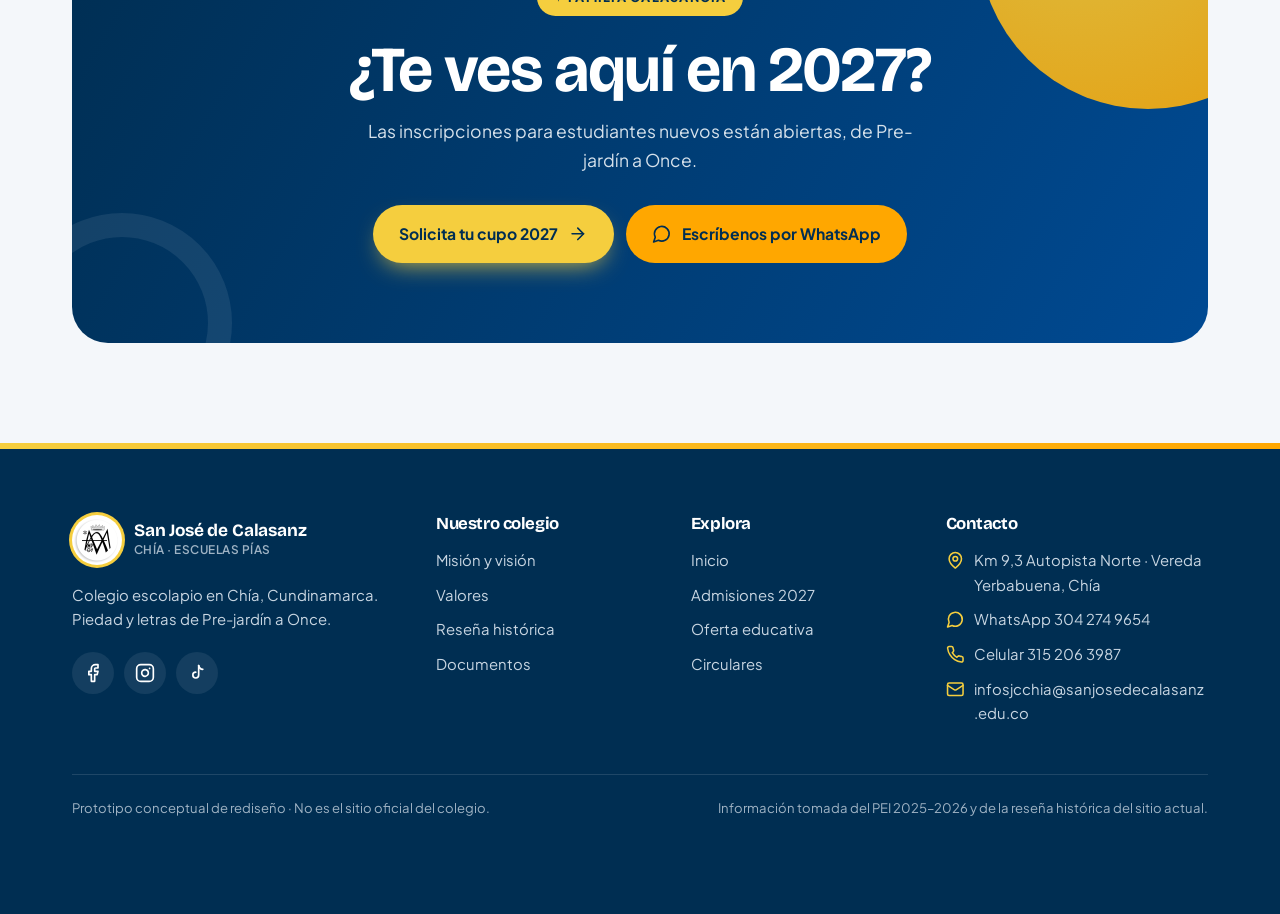
<file: rediseno-calasanz/nuestro-colegio.html>
<!doctype html>
<html lang="es">
<head>
<meta charset="utf-8">
<meta name="viewport" content="width=device-width, initial-scale=1">
<title>Nuestro colegio — Calasanz Chía</title>
<meta name="robots" content="noindex, nofollow"> <!-- PROTOTIPO: borrar al publicar como sitio oficial -->
<meta name="description" content="Prototipo conceptual: misión, visión, valores, historia y campus del Colegio San José de Calasanz (Chía). No es el sitio oficial.">
<link rel="icon" href="img/escudo.png">
<link rel="preconnect" href="https://fonts.googleapis.com">
<link rel="preconnect" href="https://fonts.gstatic.com" crossorigin>
<link href="https://fonts.googleapis.com/css2?family=Bricolage+Grotesque:opsz,wght@12..96,600;12..96,700;12..96,800&family=Plus+Jakarta+Sans:wght@400;500;600;700&display=swap" rel="stylesheet">
<script>document.documentElement.classList.add('js');</script>
<link rel="stylesheet" href="estilos.css?v=13">
<style>
/* ============ Hero: ficha tipo carné ============ */
.idcard{position:relative; max-width:420px; width:100%; margin:70px auto 0; background:#fff; color:var(--ink); border-radius:28px; padding:34px 26px 22px; box-shadow:0 30px 60px -30px rgba(0,0,0,.65); transform:rotate(-3deg)}
.idcard::before{content:""; position:absolute; z-index:-1; left:50%; bottom:calc(100% - 24px); width:34px; height:96px; transform:translateX(-50%); border-radius:4px; background:repeating-linear-gradient(180deg, var(--yellow) 0 14px, var(--orange) 14px 28px)}
@media (min-width:960px){.idcard{margin-top:0} .idcard::before{height:200px}}
.idcard .hole{position:absolute; top:14px; left:50%; width:64px; height:12px; border-radius:8px; background:var(--navy); transform:translateX(-50%)}
.idcard-top{display:flex; gap:14px; align-items:center; padding-bottom:18px; border-bottom:2px dashed var(--line)}
.idcard-top img{width:64px; height:64px; border-radius:50%; box-shadow:0 0 0 3px var(--yellow)}
.idcard-top b{display:block; font-family:var(--display); color:var(--navy); font-size:1.25rem; line-height:1.1}
.idcard-top small{display:block; margin-top:4px; font-size:.7rem; font-weight:700; letter-spacing:.14em; text-transform:uppercase; color:var(--gray)}
.idcard dl{display:grid; grid-template-columns:1fr 1fr; gap:14px 18px; margin:18px 0 0}
.idcard dt{font-size:.68rem; font-weight:700; letter-spacing:.12em; text-transform:uppercase; color:var(--gray)}
.idcard dd{margin:2px 0 0; font-weight:700; color:var(--navy); line-height:1.3; font-size:.95rem}
.idcard .wide{grid-column:1/-1}
.idcard .foot-row{display:flex; align-items:center; justify-content:space-between; gap:16px; margin-top:20px}
.idcard .bars{flex:1; height:38px; background:repeating-linear-gradient(90deg, var(--navy) 0 2px, transparent 2px 5px, var(--navy) 5px 9px, transparent 9px 11px, var(--navy) 11px 12px, transparent 12px 16px)}
.idcard .stamp{flex:none; width:84px; height:84px; border-radius:50%; border:3px solid var(--orange); color:var(--orange); display:grid; place-items:center; text-align:center; font:800 .72rem/1.15 var(--display); text-transform:uppercase; letter-spacing:.06em; transform:rotate(12deg)}

/* ============ Horizonte ============ */
.hz-grid{display:grid; gap:20px}
@media (min-width:900px){.hz-grid{grid-template-columns:1.1fr 1fr}}
.hz{position:relative; overflow:hidden; isolation:isolate; border-radius:32px; padding:34px 28px; display:flex; flex-direction:column; gap:14px}
@media (min-width:768px){.hz{padding:44px 40px}}
.hz .lbl{display:inline-flex; align-items:center; gap:12px; font-size:.78rem; font-weight:800; letter-spacing:.14em; text-transform:uppercase}
.hz .lbl .ico{width:46px; height:46px; border-radius:14px; display:grid; place-items:center}
.hz h3{font-size:clamp(1.7rem,3.2vw,2.4rem); color:inherit}
.hz p{font-size:1.02rem}
.hz .tags{display:flex; flex-wrap:wrap; gap:6px}
.hz .tags span{font-size:.8rem; font-weight:700; padding:6px 12px; border-radius:999px}
.hz .src{margin-top:auto; padding-top:8px; display:inline-flex; align-items:center; gap:8px; font-weight:700; font-size:.9rem; text-decoration:none}
.hz .src:hover{gap:12px}
.hz-m{background:var(--navy); color:#D5E1EB} .hz-m h3{color:#fff}
.hz-m .lbl{color:var(--yellow)} .hz-m .lbl .ico{background:var(--yellow); color:var(--navy)}
.hz-m .tags span{background:rgba(255,255,255,.1); color:#fff}
.hz-m .src{color:var(--yellow)}
.hz-m::after{content:""; position:absolute; z-index:-1; width:240px; height:240px; border-radius:50%; background:radial-gradient(circle at 30% 30%, var(--yellow), var(--orange)); right:-120px; bottom:-130px; opacity:.85}
.hz-v{background:var(--yellow); color:var(--navy)}
.hz-v .lbl .ico{background:var(--navy); color:var(--yellow)}
.hz-v .tags span{background:rgba(255,255,255,.55)}
.hz-v::after{content:""; position:absolute; z-index:-1; width:220px; height:220px; border-radius:50%; border:26px solid rgba(255,255,255,.35); right:-70px; top:-80px}

.quality{margin-top:56px}
.quality .row-head{margin-bottom:24px}
.quality h3{font-size:clamp(1.5rem,3vw,2.1rem); margin-top:10px}
.quality .row-head p{color:var(--gray); max-width:520px; margin-top:8px}
.verbs{display:grid; gap:12px}
@media (min-width:640px){.verbs{grid-template-columns:repeat(2,1fr)}}
@media (min-width:1040px){.verbs{grid-template-columns:repeat(3,1fr)}}
.verb{padding:22px; border-radius:var(--radius); border:1px solid var(--line); background:#fff; display:flex; gap:16px; align-items:flex-start; transition:transform .2s, box-shadow .2s}
.verb:hover{transform:translateY(-3px); box-shadow:var(--shadow)}
.verb .k{flex:none; width:38px; height:38px; border-radius:11px; display:grid; place-items:center; background:var(--yellow); color:var(--navy); font:800 .85rem var(--display)}
.verb b{display:block; font:800 1.25rem var(--display); color:var(--navy); letter-spacing:.03em; text-transform:uppercase; margin-bottom:4px}
.verb p{font-size:.92rem; color:var(--gray); line-height:1.5}
.policy{margin-top:16px; border-radius:var(--radius-sm); background:var(--cream); border:1px solid #F3E2A6}
.policy summary{display:flex; align-items:center; justify-content:space-between; gap:12px; padding:16px 20px; cursor:pointer; list-style:none; font-weight:700; color:var(--navy)}
.policy summary::-webkit-details-marker{display:none}
.policy summary .icon{transition:transform .25s}
.policy[open] summary .icon{transform:rotate(45deg)}
.policy p{padding:0 20px 18px; color:var(--ink); font-size:.95rem}

/* ============ Valores ============ */
.values{display:grid; gap:14px; grid-template-columns:repeat(auto-fill, minmax(230px, 1fr))}
.value{position:relative; overflow:hidden; isolation:isolate; padding:24px 22px; border-radius:var(--radius); background:#fff; border:2px solid transparent; box-shadow:0 1px 0 var(--line); display:flex; flex-direction:column; gap:10px; transition:transform .25s, box-shadow .25s, border-color .25s}
.value:hover{transform:translateY(-5px) rotate(-.6deg); box-shadow:var(--shadow); border-color:var(--c)}
.value .num{position:absolute; z-index:-1; right:16px; top:10px; font:800 2.8rem/1 var(--display); color:#E8EEF4; letter-spacing:-.04em}
.value .ico{width:48px; height:48px; border-radius:14px; display:grid; place-items:center; background:var(--c); color:var(--ic, #fff)}
.value h3{font-size:1.25rem}
.value p{font-size:.92rem; color:var(--gray); line-height:1.5}
.value-end{background:var(--navy); color:#D5E1EB; justify-content:center}
.value-end h3{color:var(--yellow); font-size:1.45rem}
.value-end p{color:#D5E1EB}
.value-end:hover{border-color:var(--yellow)}

/* ============ Pedagogía ============ */
.dims{display:grid; gap:32px; align-items:center}
@media (min-width:960px){.dims{grid-template-columns:1fr 1.1fr; gap:56px}}
.venn{max-width:440px; width:100%; margin:0 auto; isolation:isolate}
.venn circle.c{mix-blend-mode:multiply}
.venn text{font-family:var(--display); font-weight:800; font-size:21px; text-anchor:middle; fill:var(--navy)}
.venn .core{fill:var(--navy)}
.venn .core-t{fill:var(--yellow); font-size:19px}
.dim-list{list-style:none; margin:0; padding:0; display:grid; gap:14px}
.dim-list li{display:grid; grid-template-columns:18px 1fr; gap:14px; padding:20px; border-radius:var(--radius); background:#fff; border:1px solid var(--line)}
.dim-list .dot{width:18px; height:18px; border-radius:50%; background:var(--c); margin-top:5px}
.dim-list h3{font-size:1.25rem; margin-bottom:4px}
.dim-list p{color:var(--gray); font-size:.95rem}

.roles{display:grid; gap:16px; margin-top:64px}
@media (min-width:880px){.roles{grid-template-columns:repeat(3,1fr)}}
.role{padding:26px; border-radius:var(--radius); color:#fff; display:flex; flex-direction:column; gap:12px; position:relative; overflow:hidden; isolation:isolate}
.role::after{content:""; position:absolute; z-index:-1; width:160px; height:160px; border-radius:50%; border:20px solid rgba(255,255,255,.1); right:-50px; bottom:-60px}
.role .ico{width:48px; height:48px; border-radius:14px; display:grid; place-items:center; background:rgba(255,255,255,.18)}
.role h3{color:inherit; font-size:1.4rem}
.role .chips{display:flex; flex-wrap:wrap; gap:6px}
.role .chips span{font-size:.8rem; font-weight:700; padding:6px 12px; border-radius:999px; background:rgba(255,255,255,.18)}
.role-1{background:var(--blue)}
.role-2{background:var(--purple)}
.role-3{background:var(--teal); color:var(--navy)} .role-3 .chips span,.role-3 .ico{background:rgba(255,255,255,.45)}

.meet{margin-top:64px; padding:40px 24px; border-radius:32px; background:var(--cream); text-align:center}
@media (min-width:768px){.meet{padding:56px 48px}}
.meet h3{font-size:clamp(1.5rem,3vw,2.1rem)}
.cloud{display:flex; flex-wrap:wrap; justify-content:center; gap:12px; margin:28px auto 0; max-width:900px}
.cloud span{font-weight:700; font-size:clamp(.92rem,1.6vw,1.05rem); padding:12px 20px; border-radius:999px; box-shadow:0 10px 22px -14px rgba(0,46,82,.6); transition:transform .2s}
.cloud span:nth-child(odd){transform:rotate(-2deg)}
.cloud span:nth-child(even){transform:rotate(2deg)}
.cloud span:hover{transform:rotate(0) scale(1.06)}
.meet .note{margin-top:22px; font-size:.82rem; color:var(--gray)}

.profiles{display:grid; gap:16px; margin-top:28px}
@media (min-width:880px){.profiles{grid-template-columns:repeat(3,1fr)}}
.profile{padding:26px; border-radius:var(--radius); background:#fff; border:1px solid var(--line); border-top:6px solid var(--c)}
.profile .ico{width:46px; height:46px; border-radius:14px; display:grid; place-items:center; background:var(--c); color:var(--ic, #fff); margin-bottom:14px}
.profile h3{font-size:1.3rem; margin-bottom:10px}
.profile ul{margin:0; padding:0; list-style:none; display:grid; gap:8px}
.profile li{display:flex; gap:10px; font-size:.93rem; color:var(--gray); line-height:1.5}
.profile li::before{content:""; flex:none; width:8px; height:8px; border-radius:50%; background:var(--c); margin-top:8px}

/* ============ Historia ============ */
.hist{display:grid; gap:40px}
@media (min-width:960px){.hist{grid-template-columns:.9fr 1.1fr; gap:56px; align-items:start} .hist-aside{position:sticky; top:170px}}
.prom{position:relative; margin:0; aspect-ratio:4/3; border-radius:28px; overflow:hidden; isolation:isolate; box-shadow:var(--shadow); background:var(--soft)}
.prom figcaption{position:absolute; left:14px; bottom:14px; font-size:.78rem; font-weight:700; padding:7px 13px; border-radius:999px; background:var(--yellow); color:var(--navy)}
.know{margin-top:20px; padding:24px; border-radius:var(--radius); background:var(--cream); border:1px solid #F3E2A6}
.know b{display:block; font-family:var(--display); color:var(--navy); font-size:1.2rem; margin-bottom:6px}
.know p{font-size:.94rem}
.know + .know{background:#fff; border-color:var(--line)}
.tl{list-style:none; margin:0; padding:0; position:relative}
.tl::before{content:""; position:absolute; left:46px; top:8px; bottom:8px; width:3px; border-radius:3px; background:linear-gradient(var(--navy), var(--yellow) 30%, var(--orange))}
.tl li{position:relative; display:grid; grid-template-columns:96px 1fr; gap:16px; padding-bottom:26px}
@media (min-width:560px){.tl li{gap:22px}}
.tl li:last-child{padding-bottom:0}
.tl .yr{position:relative; z-index:1; align-self:start; justify-self:center; width:92px; padding:8px 4px; border-radius:16px; text-align:center; background:var(--navy); color:var(--yellow); box-shadow:0 0 0 6px var(--bg); font:800 1.15rem/1 var(--display)}
.tl .yr small{display:block; margin-top:4px; font:700 .62rem var(--body); letter-spacing:.08em; text-transform:uppercase; color:#B9CAD8}
.tl .here .yr{background:var(--yellow); color:var(--navy)} .tl .here .yr small{color:var(--navy)}
.tl .paula .yr{background:var(--purple); color:#fff} .tl .paula .yr small{color:#E7CFEF}
.tl .txt a{color:var(--blue); font-weight:700}
.tl .now .yr{background:var(--orange); color:var(--navy)} .tl .now .yr small{color:var(--navy)}
.tl .txt{padding-top:4px; min-width:0}
.tl h3{font-size:1.2rem; margin-bottom:4px}
.tl p{font-size:.94rem; color:var(--gray)}

.hstats{display:grid; gap:14px; margin-top:56px}
@media (min-width:768px){.hstats{grid-template-columns:repeat(3,1fr)}}
.hstat{padding:26px; border-radius:var(--radius); display:flex; flex-direction:column; gap:6px}
.hstat b{font:800 clamp(2.6rem,5vw,3.4rem)/1 var(--display); letter-spacing:-.03em}
.hstat span{font-size:.95rem; font-weight:600; line-height:1.4}
.hstat.s1{background:var(--navy); color:#D5E1EB} .hstat.s1 b{color:var(--yellow)}
.hstat.s2{background:var(--yellow); color:var(--navy)}
.hstat.s3{background:#fff; color:var(--navy); border:1px solid var(--line)} .hstat.s3 b{color:var(--orange)}
.rectors{margin-top:16px; border-radius:var(--radius); background:#fff; border:1px solid var(--line)}
.rectors summary{display:flex; align-items:center; justify-content:space-between; gap:16px; padding:20px 24px; cursor:pointer; list-style:none}
.rectors summary::-webkit-details-marker{display:none}
.rectors summary b{font-family:var(--display); color:var(--navy); font-size:1.2rem}
.rectors summary small{display:block; color:var(--gray); font-size:.88rem; margin-top:2px}
.rectors .tog{flex:none; width:42px; height:42px; border-radius:50%; display:grid; place-items:center; background:var(--yellow); color:var(--navy); transition:transform .25s}
.rectors[open] .tog{transform:rotate(180deg)}
.rectors .cols{display:grid; gap:24px; padding:0 24px 24px}
@media (min-width:760px){.rectors .cols{grid-template-columns:1fr 1fr}}
.rectors h4{font-size:.78rem; letter-spacing:.12em; text-transform:uppercase; color:var(--gray); font-family:var(--body); margin-bottom:10px}
.rectors ol{margin:0; padding-left:22px; display:grid; gap:6px; font-size:.93rem; color:var(--navy)}

/* ============ Campus ============ */
.bento{display:grid; gap:14px; grid-template-columns:repeat(2,1fr)}
@media (min-width:900px){.bento{grid-template-columns:repeat(4,1fr); grid-auto-rows:190px}}
.tile{position:relative; overflow:hidden; isolation:isolate; margin:0; border-radius:var(--radius); padding:22px; display:flex; flex-direction:column; justify-content:flex-end; gap:6px; min-height:170px}
.tile b{font:800 clamp(2.2rem,4vw,3rem)/1 var(--display); letter-spacing:-.03em}
.tile span{font-size:.92rem; font-weight:600; line-height:1.35}
.tile .big{position:absolute; z-index:-1; right:-14px; top:-14px; width:110px; height:110px; opacity:.16; stroke-width:1.5}
.tile.photo{padding:0; background:var(--soft); grid-column:span 2; aspect-ratio:16/10; min-height:0}
.tile.photo figcaption{position:absolute; left:14px; bottom:14px; font-size:.78rem; font-weight:700; padding:7px 13px; border-radius:999px; background:#fff; color:var(--navy)}
.t-wide{grid-column:span 2}
@media (min-width:900px){.tile.photo{aspect-ratio:auto} .t-tall{grid-row:span 2}}
.t-navy{background:var(--navy); color:#D5E1EB} .t-navy b{color:var(--yellow)}
.t-yellow{background:var(--yellow); color:var(--navy)}
.t-green{background:var(--green); color:var(--navy)}
.t-teal{background:var(--teal); color:var(--navy)}
.t-purple{background:var(--purple); color:#fff}
.t-blue{background:var(--blue); color:#fff}
.t-forest{background:linear-gradient(135deg, #3F6B00, #5E8200); color:#EAF5D0} .t-forest b{color:#fff}
.t-purple b,.t-blue b{font-size:clamp(1.5rem,2.6vw,1.9rem); line-height:1.1}
.t-forest b{font-size:clamp(1.6rem,2.8vw,2.1rem); line-height:1.1}

/* ============ Comunidad ============ */
.gov{display:grid; gap:16px}
@media (min-width:640px){.gov{grid-template-columns:repeat(2,1fr)}}
@media (min-width:1040px){.gov{grid-template-columns:repeat(4,1fr)}}
.org{padding:24px; border-radius:var(--radius); background:#fff; border:1px solid var(--line); display:flex; flex-direction:column; gap:10px; transition:transform .25s, box-shadow .25s}
.org:hover{transform:translateY(-4px); box-shadow:var(--shadow)}
.org .ico{width:46px; height:46px; border-radius:14px; display:grid; place-items:center; background:var(--c); color:var(--ic, #fff)}
.org h3{font-size:1.2rem}
.org p{font-size:.93rem; color:var(--gray); line-height:1.5}
.gov-cta{display:flex; flex-wrap:wrap; justify-content:center; gap:10px; margin-top:28px}

/* ============ Documentos ============ */
.doclist{display:grid; gap:12px}
@media (min-width:640px){.doclist{grid-template-columns:repeat(2,1fr)}}
@media (min-width:1040px){.doclist{grid-template-columns:repeat(3,1fr)}}
.doc{display:flex; align-items:center; gap:14px; padding:16px; border-radius:var(--radius-sm); background:#fff; border:1px solid var(--line); text-decoration:none; transition:border-color .2s, transform .2s, box-shadow .2s}
.doc:hover{border-color:var(--navy); transform:translateY(-2px); box-shadow:var(--shadow)}
.doc .ico{flex:none; width:52px; height:52px; border-radius:14px; display:grid; place-items:center; background:var(--c); color:var(--ic, #fff)}
.doc b{display:block; color:var(--navy); line-height:1.3}
.doc small{display:block; color:var(--gray); font-size:.82rem; margin-top:2px}
.doc > .icon{margin-left:auto; color:var(--gray)}

/* ============ Organigrama ============ */
.orgchart{position:relative; display:grid; gap:18px; justify-items:center}
.orgchart > *{position:relative; z-index:1}
.oc-top{display:flex; flex-wrap:wrap; justify-content:center; gap:10px}
.oc-ext{display:flex; flex-wrap:wrap; justify-content:center; gap:6px; padding:6px; border-radius:16px; border:1px dashed #D9C77F}
.oc-ext span{font-size:.8rem; font-weight:700; padding:7px 12px; border-radius:12px; background:#fff; color:var(--gray)}
.oc-head{text-align:center; padding:18px 34px; border-radius:20px; background:var(--navy); color:#D5E1EB; box-shadow:var(--shadow)}
.oc-head small{display:block; font-size:.7rem; font-weight:800; letter-spacing:.12em; text-transform:uppercase; color:var(--yellow)}
.oc-head b{display:block; font:800 1.6rem var(--display); color:#fff}
.oc-head span{font-size:.85rem}
.oc-councils{list-style:none; margin:0; padding:0; display:flex; flex-wrap:wrap; justify-content:center; gap:8px}
.oc-councils li{font-size:.82rem; font-weight:700; padding:8px 14px; border-radius:999px; background:#fff; border:2px solid var(--navy); color:var(--navy)}
.oc-areas{width:100%; display:grid; gap:14px}
@media (min-width:640px){.oc-areas{grid-template-columns:repeat(2,1fr)}}
.oc-area{position:relative; background:#fff; border-radius:20px; border:1px solid var(--line); box-shadow:0 1px 0 var(--line)}
.oc-area h3{font-size:1.02rem; padding:14px 16px; border-radius:19px 19px 0 0; background:var(--c); color:var(--tc, #fff)}
.oc-area ul{list-style:none; margin:0; padding:10px; display:grid; gap:6px}
.oc-area li{font-size:.88rem; font-weight:600; color:var(--ink); padding:8px 10px; border-radius:10px; background:var(--soft)}
.oc-area li a{display:flex; justify-content:space-between; align-items:center; gap:6px; color:var(--navy); text-decoration:none}
.oc-area li a .icon{width:1em; height:1em; color:var(--blue)}
.oc-area li:has(a):hover{background:var(--yellow-tint)}
.oc-area abbr, .oc-councils abbr{text-decoration:none; cursor:help}
.oc-students{display:flex; align-items:center; gap:14px; padding:16px 28px; border-radius:999px; background:var(--yellow); color:var(--navy); box-shadow:var(--shadow)}
.oc-students .icon{width:28px; height:28px}
.oc-students b{font:800 1.5rem var(--display)}
.oc-students span{font-size:.9rem; font-weight:600; line-height:1.2}
@media (min-width:1040px){
  .oc-areas{grid-template-columns:repeat(5,1fr); padding-top:28px; position:relative}
  .oc-areas::before{content:""; position:absolute; top:0; left:10%; right:10%; height:3px; border-radius:3px; background:rgba(0,46,82,.25)}
  .oc-area::before{content:""; position:absolute; top:-28px; left:50%; width:3px; height:28px; background:rgba(0,46,82,.25); transform:translateX(-50%)}
  .orgchart::before{content:""; position:absolute; z-index:0; left:50%; top:40px; bottom:30px; width:3px; background:rgba(0,46,82,.25); transform:translateX(-50%)}
}
.oc-src{margin-top:14px; text-align:center; font-size:.8rem; color:var(--gray)}
.gov-title{text-align:center; font-size:clamp(1.4rem,2.8vw,1.9rem); margin:56px 0 20px}
</style>
</head>
<body>

<svg width="0" height="0" style="position:absolute" aria-hidden="true">
  <symbol id="i-arrow" viewBox="0 0 24 24"><path d="M5 12h14"/><path d="m12 5 7 7-7 7"/></symbol>
  <symbol id="i-pause" viewBox="0 0 24 24"><rect x="6" y="5" width="4" height="14" rx="1"/><rect x="14" y="5" width="4" height="14" rx="1"/></symbol>
  <symbol id="i-play" viewBox="0 0 24 24"><path d="m7 4 13 8-13 8z"/></symbol>
  <symbol id="i-chev" viewBox="0 0 24 24"><path d="m6 9 6 6 6-6"/></symbol>
  <symbol id="i-right" viewBox="0 0 24 24"><path d="m9 18 6-6-6-6"/></symbol>
  <symbol id="i-out" viewBox="0 0 24 24"><path d="M7 17 17 7"/><path d="M7 7h10v10"/></symbol>
  <symbol id="i-plus" viewBox="0 0 24 24"><path d="M12 5v14M5 12h14"/></symbol>
  <symbol id="i-menu" viewBox="0 0 24 24"><path d="M4 7h16M4 12h16M4 17h16"/></symbol>
  <symbol id="i-x" viewBox="0 0 24 24"><path d="M18 6 6 18M6 6l12 12"/></symbol>
  <symbol id="i-pin" viewBox="0 0 24 24"><path d="M20 10c0 6-8 12-8 12s-8-6-8-12a8 8 0 0 1 16 0Z"/><circle cx="12" cy="10" r="3"/></symbol>
  <symbol id="i-phone" viewBox="0 0 24 24"><path d="M22 16.9v3a2 2 0 0 1-2.2 2 19.8 19.8 0 0 1-8.6-3.1 19.5 19.5 0 0 1-6-6A19.8 19.8 0 0 1 2.1 4.2 2 2 0 0 1 4.1 2h3a2 2 0 0 1 2 1.7c.1 1 .4 1.9.7 2.8a2 2 0 0 1-.5 2.1L8.1 9.9a16 16 0 0 0 6 6l1.3-1.3a2 2 0 0 1 2.1-.4c.9.3 1.8.6 2.8.7a2 2 0 0 1 1.7 2z"/></symbol>
  <symbol id="i-chat" viewBox="0 0 24 24"><path d="M7.9 20A9 9 0 1 0 4 16.1L2 22Z"/></symbol>
  <symbol id="i-mail" viewBox="0 0 24 24"><rect width="20" height="16" x="2" y="4" rx="2"/><path d="m22 7-8.97 5.7a1.94 1.94 0 0 1-2.06 0L2 7"/></symbol>
  <symbol id="i-ig" viewBox="0 0 24 24"><rect width="20" height="20" x="2" y="2" rx="5"/><path d="M16 11.4A4 4 0 1 1 12.6 8 4 4 0 0 1 16 11.4z"/><path d="M17.5 6.5h.01"/></symbol>
  <symbol id="i-tt" viewBox="0 0 24 24"><path d="M14 3v11.5a3.5 3.5 0 1 1-3.5-3.5"/><path d="M14 3c.5 2.8 2.4 4.5 5 4.6"/></symbol>
  <symbol id="i-fb" viewBox="0 0 24 24"><path d="M18 2h-3a5 5 0 0 0-5 5v3H7v4h3v8h4v-8h3l1-4h-4V7a1 1 0 0 1 1-1h3z"/></symbol>
  <symbol id="i-yt" viewBox="0 0 24 24"><path d="M2.5 17a24 24 0 0 1 0-10 2 2 0 0 1 1.4-1.4 49.6 49.6 0 0 1 16.2 0A2 2 0 0 1 21.5 7a24 24 0 0 1 0 10 2 2 0 0 1-1.4 1.4 49.6 49.6 0 0 1-16.2 0A2 2 0 0 1 2.5 17"/><path d="m10 15 5-3-5-3z"/></symbol>
  <symbol id="i-file" viewBox="0 0 24 24"><path d="M14 2H6a2 2 0 0 0-2 2v16a2 2 0 0 0 2 2h12a2 2 0 0 0 2-2V8z"/><path d="M14 2v6h6M16 13H8M16 17H8"/></symbol>
  <symbol id="i-book" viewBox="0 0 24 24"><path d="M4 19.5v-15A2.5 2.5 0 0 1 6.5 2H20v20H6.5a2.5 2.5 0 0 1 0-5H20"/></symbol>
  <symbol id="i-heart" viewBox="0 0 24 24"><path d="M19 14c1.49-1.46 3-3.21 3-5.5A5.5 5.5 0 0 0 16.5 3c-1.76 0-3 .5-4.5 2-1.5-1.5-2.74-2-4.5-2A5.5 5.5 0 0 0 2 8.5c0 2.3 1.5 4.05 3 5.5l7 7Z"/></symbol>
  <symbol id="i-users" viewBox="0 0 24 24"><path d="M16 21v-2a4 4 0 0 0-4-4H6a4 4 0 0 0-4 4v2"/><circle cx="9" cy="7" r="4"/><path d="M22 21v-2a4 4 0 0 0-3-3.87M16 3.13a4 4 0 0 1 0 7.75"/></symbol>
  <symbol id="i-user" viewBox="0 0 24 24"><circle cx="12" cy="8" r="5"/><path d="M20 21a8 8 0 0 0-16 0"/></symbol>
  <symbol id="i-leaf" viewBox="0 0 24 24"><path d="M11 20A7 7 0 0 1 9.8 6.1C15.5 5 17 4.48 19 2c1 2 2 4.18 2 8 0 5.5-4.78 10-10 10Z"/><path d="M2 21c0-3 1.85-5.36 5.08-6C9.5 14.52 12 13 13 12"/></symbol>
  <symbol id="i-shield" viewBox="0 0 24 24"><path d="M20 13c0 5-3.5 7.5-7.66 8.95a1 1 0 0 1-.67-.01C7.5 20.5 4 18 4 13V6a1 1 0 0 1 1-1c2 0 4.5-1.2 6.24-2.72a1.17 1.17 0 0 1 1.52 0C14.51 3.81 17 5 19 5a1 1 0 0 1 1 1z"/><path d="m9 12 2 2 4-4"/></symbol>
  <symbol id="i-monitor" viewBox="0 0 24 24"><rect width="20" height="14" x="2" y="3" rx="2"/><path d="M8 21h8M12 17v4"/></symbol>
  <symbol id="i-target" viewBox="0 0 24 24"><circle cx="12" cy="12" r="10"/><circle cx="12" cy="12" r="6"/><circle cx="12" cy="12" r="2"/></symbol>
  <symbol id="i-eye" viewBox="0 0 24 24"><path d="M2 12s3-7 10-7 10 7 10 7-3 7-10 7-10-7-10-7Z"/><circle cx="12" cy="12" r="3"/></symbol>
  <symbol id="i-smile" viewBox="0 0 24 24"><circle cx="12" cy="12" r="10"/><path d="M8 14s1.5 2 4 2 4-2 4-2M9 9h.01M15 9h.01"/></symbol>
  <symbol id="i-hourglass" viewBox="0 0 24 24"><path d="M5 22h14M5 2h14M17 22v-4.17a2 2 0 0 0-.59-1.42L12 12l-4.41 4.41A2 2 0 0 0 7 17.83V22M7 2v4.17a2 2 0 0 0 .59 1.42L12 12l4.41-4.41A2 2 0 0 0 17 6.17V2"/></symbol>
  <symbol id="i-search" viewBox="0 0 24 24"><circle cx="11" cy="11" r="8"/><path d="m21 21-4.3-4.3"/></symbol>
  <symbol id="i-check" viewBox="0 0 24 24"><path d="M22 11.08V12a10 10 0 1 1-5.93-9.14"/><path d="m9 11 3 3L22 4"/></symbol>
  <symbol id="i-bulb" viewBox="0 0 24 24"><path d="M9 18h6M10 22h4M15.09 14c.18-.98.65-1.74 1.41-2.5A4.65 4.65 0 0 0 18 8 6 6 0 0 0 6 8c0 1 .23 2.23 1.5 3.5A4.61 4.61 0 0 1 8.91 14"/></symbol>
  <symbol id="i-scale" viewBox="0 0 24 24"><path d="M12 3v18M7 21h10M3 7h18"/><path d="m6 7-3 7a3 3 0 0 0 6 0Z"/><path d="m18 7-3 7a3 3 0 0 0 6 0Z"/></symbol>
  <symbol id="i-bird" viewBox="0 0 24 24"><path d="M16 7h.01M3.4 18H12a8 8 0 0 0 8-8V7a4 4 0 0 0-7.28-2.3L2 20"/><path d="m20 7 2 .5-2 .5M10 18v3M14 17.75V21M7 18a6 6 0 0 0 3.84-10.61"/></symbol>
  <symbol id="i-spark" viewBox="0 0 24 24"><path d="M12 3l1.9 5.8L20 11l-6.1 2.2L12 19l-1.9-5.8L4 11l6.1-2.2z"/><path d="M19 3v4M17 5h4"/></symbol>
  <symbol id="i-home" viewBox="0 0 24 24"><path d="m3 9 9-7 9 7v11a2 2 0 0 1-2 2H5a2 2 0 0 1-2-2z"/><path d="M9 22V12h6v10"/></symbol>
  <symbol id="i-flask" viewBox="0 0 24 24"><path d="M9 3h6M10 3v6L4.5 18.5A2 2 0 0 0 6.2 21.5h11.6a2 2 0 0 0 1.7-3L14 9V3"/><path d="M7 15h10"/></symbol>
  <symbol id="i-compass" viewBox="0 0 24 24"><circle cx="12" cy="12" r="10"/><path d="m16.24 7.76-2.12 6.36-6.36 2.12 2.12-6.36z"/></symbol>
  <symbol id="i-music" viewBox="0 0 24 24"><path d="M9 18V5l12-2v13"/><circle cx="6" cy="18" r="3"/><circle cx="18" cy="16" r="3"/></symbol>
  <symbol id="i-mic" viewBox="0 0 24 24"><rect x="9" y="2" width="6" height="12" rx="3"/><path d="M19 10a7 7 0 0 1-14 0M12 17v5"/></symbol>
  <symbol id="i-grid" viewBox="0 0 24 24"><rect x="3" y="3" width="7" height="7" rx="1"/><rect x="14" y="3" width="7" height="7" rx="1"/><rect x="3" y="14" width="7" height="7" rx="1"/><rect x="14" y="14" width="7" height="7" rx="1"/></symbol>
  <symbol id="i-tree" viewBox="0 0 24 24"><path d="M12 22v-6"/><path d="M12 2 5 12h4l-3 4h12l-3-4h4Z"/></symbol>
  <symbol id="i-landmark" viewBox="0 0 24 24"><path d="M3 22h18M6 18v-7M10 18v-7M14 18v-7M18 18v-7"/><path d="M12 2l9 5H3z"/></symbol>
  <symbol id="i-cap" viewBox="0 0 24 24"><path d="M22 10 12 5 2 10l10 5 10-5Z"/><path d="M6 12v5c3 3 9 3 12 0v-5"/></symbol>
  <symbol id="i-star" viewBox="0 0 24 24"><path d="M12 2l3.09 6.26L22 9.27l-5 4.87 1.18 6.88L12 17.77l-6.18 3.25L7 14.14 2 9.27l6.91-1.01z"/></symbol>
</svg>

<!-- Barra superior -->
<div class="topbar">
  <div class="wrap">
    <div class="info">
      <span><svg class="icon"><use href="#i-pin"/></svg> Km 9,3 · Vereda Yerbabuena, Chía</span>
      <a href="https://wa.link/hoishm" target="_blank" rel="noopener"><span><svg class="icon"><use href="#i-chat"/></svg> WhatsApp 304 274 9654</span></a>
    </div>
    <div class="soc">
      <a href="https://www.facebook.com/sanjose.decalasanz.144" target="_blank" rel="noopener" aria-label="Facebook"><svg class="icon"><use href="#i-fb"/></svg></a>
      <a href="https://www.instagram.com/sanjosedecalasanzchia/" target="_blank" rel="noopener" aria-label="Instagram"><svg class="icon"><use href="#i-ig"/></svg></a>
      <a href="https://www.tiktok.com/@sjcalasanz" target="_blank" rel="noopener" aria-label="TikTok"><svg class="icon"><use href="#i-tt"/></svg></a>
      <a href="#contacto">Contacto</a>
      <a href="https://login.master2000.net/ingreso/?A=425175000365&amp;&amp;" target="_blank" rel="noopener">Plataforma Master2000</a>
    </div>
  </div>
</div>

<!-- Header -->
<header class="site-header">
  <nav class="wrap nav" aria-label="Principal">
    <a class="brand" href="index.html">
      <img src="img/escudo.png" alt="Escudo del Colegio San José de Calasanz">
      <span><b>San José de Calasanz</b><small>CHÍA · ESCUELAS PÍAS</small></span>
    </a>
    <ul class="menu">
      <li class="current">
        <button type="button" aria-haspopup="true">Nuestro colegio <svg class="icon chev"><use href="#i-chev"/></svg></button>
        <div class="sub"><ul>
          <li><a href="#horizonte">Misión y visión</a></li>
          <li><a href="#valores">Valores</a></li>
          <li><a href="#pedagogia">Propuesta pedagógica</a></li>
          <li><a href="#historia">Reseña histórica</a></li>
          <li><a href="#comunidad">Organigrama</a></li>
          <li><a href="#documentos">Manual, PEI y documentos</a></li>
        </ul></div>
      </li>
      <li>
        <button type="button" aria-haspopup="true">Académico <svg class="icon chev"><use href="#i-chev"/></svg></button>
        <div class="sub"><ul>
          <li><a href="academico.html#grados">Mi grado y plan de estudios</a></li>
          <li><a href="academico.html#aprendemos">Cómo aprendemos</a></li>
          <li><a href="academico.html#evaluacion">Sistema de evaluación</a></li>
          <li><a href="academico.html#proyectos">Proyectos transversales</a></li>
          <li><a href="academico.html#docentes">Directorio y atención a padres</a></li>
          <li><a href="academico.html#recursos">Textos y plataformas</a></li>
        </ul></div>
      </li>
      <li>
        <button type="button" aria-haspopup="true">Bienestar <svg class="icon chev"><use href="#i-chev"/></svg></button>
        <div class="sub"><ul>
          <li><a href="bienestar.html#psico">Psicoorientación</a></li>
          <li><a href="bienestar.html#salud">Salud y póliza estudiantil</a></li>
          <li><a href="bienestar.html#restaurante">Restaurante y loncheras</a></li>
          <li><a href="bienestar.html#rutas">Rutas escolares</a></li>
          <li><a href="bienestar.html#biblioteca">Biblioteca</a></li>
          <li><a href="bienestar.html#extraescolares">Extraescolares</a></li>
        </ul></div>
      </li>
      <li>
        <button type="button" aria-haspopup="true">Comunicaciones <svg class="icon chev"><use href="#i-chev"/></svg></button>
        <div class="sub"><ul>
          <li><a href="comunicaciones.html#agenda">Agenda de fin de año</a></li>
          <li><a href="comunicaciones.html#circulares">Circulares</a></li>
          <li><a href="comunicaciones.html#calendario">Calendario 2026</a></li>
          <li><a href="comunicaciones.html#noticias">Noticias</a></li>
          <li><a href="comunicaciones.html#canales">Canales oficiales</a></li>
          <li><a href="comunicaciones.html#sqrr">Sugerencias y reclamos (SQRR)</a></li>
          <li><a href="index.html#siguenos">Redes sociales y videos</a></li>
        </ul></div>
      </li>
      <li><a href="casa-olesa.html">Casa Olesa</a></li>
      <li><a href="galeria.html">Galería</a></li>
    </ul>
    <a class="btn btn-yellow" href="admisiones.html">Solicita tu cupo</a>
    <button class="burger" type="button" aria-label="Abrir menú" aria-expanded="false" aria-controls="drawer"><svg class="icon"><use href="#i-menu"/></svg></button>
  </nav>
</header>

<!-- Menú móvil -->
<div class="drawer" id="drawer" aria-hidden="true">
  <div class="scrim" data-close></div>
  <div class="panel">
    <div class="top">
      <span class="brand"><img src="img/escudo.png" alt=""><span><b>San José de Calasanz</b><small>CHÍA · ESCUELAS PÍAS</small></span></span>
      <button class="burger" type="button" data-close aria-label="Cerrar menú"><svg class="icon"><use href="#i-x"/></svg></button>
    </div>
    <a class="solo" href="index.html">Inicio <svg class="icon"><use href="#i-arrow"/></svg></a>
    <details open><summary>Nuestro colegio <svg class="icon chev"><use href="#i-chev"/></svg></summary><ul>
      <li><a href="#horizonte">Misión y visión</a></li>
      <li><a href="#valores">Valores</a></li>
      <li><a href="#pedagogia">Propuesta pedagógica</a></li>
      <li><a href="#historia">Reseña histórica</a></li>
      <li><a href="#campus">Campus</a></li>
      <li><a href="#comunidad">Organigrama</a></li>
      <li><a href="#documentos">Documentos</a></li>
    </ul></details>
    <details><summary>Académico <svg class="icon chev"><use href="#i-chev"/></svg></summary><ul>
      <li><a href="academico.html#grados">Mi grado y plan de estudios</a></li>
      <li><a href="academico.html#evaluacion">Sistema de evaluación</a></li>
      <li><a href="academico.html#docentes">Directorio y atención a padres</a></li>
      <li><a href="academico.html#recursos">Textos y plataformas</a></li>
    </ul></details>
    <details><summary>Bienestar <svg class="icon chev"><use href="#i-chev"/></svg></summary><ul>
      <li><a href="bienestar.html#psico">Psicoorientación</a></li>
      <li><a href="bienestar.html#salud">Salud y póliza estudiantil</a></li>
      <li><a href="bienestar.html#restaurante">Restaurante y loncheras</a></li>
      <li><a href="bienestar.html#rutas">Rutas escolares</a></li>
    </ul></details>
    <details><summary>Comunicaciones <svg class="icon chev"><use href="#i-chev"/></svg></summary><ul>
      <li><a href="comunicaciones.html#agenda">Agenda de fin de año</a></li>
      <li><a href="comunicaciones.html#circulares">Circulares</a></li>
      <li><a href="comunicaciones.html#calendario">Calendario 2026</a></li>
      <li><a href="comunicaciones.html#canales">Canales oficiales</a></li>
      <li><a href="comunicaciones.html#sqrr">Sugerencias y reclamos</a></li>
    </ul></details>
    <a class="solo" href="admisiones.html">Admisiones 2027 <svg class="icon"><use href="#i-arrow"/></svg></a>
    <a class="solo" href="casa-olesa.html">Casa de Encuentros Olesa <svg class="icon"><use href="#i-arrow"/></svg></a>
    <a class="solo" href="galeria.html">Galería <svg class="icon"><use href="#i-arrow"/></svg></a>
    <a class="solo" href="#contacto">Contacto <svg class="icon"><use href="#i-arrow"/></svg></a>
    <a class="btn btn-yellow" href="admisiones.html">Solicita tu cupo 2027</a>
  </div>
</div>

<main>

  <!-- HERO -->
  <section class="hero page-hero" id="top">
    <span class="sun" aria-hidden="true"></span><span class="ring" aria-hidden="true"></span>
    <div class="wrap">
      <nav class="crumbs" aria-label="Ruta"><a href="index.html">Inicio</a><svg class="icon"><use href="#i-right"/></svg><span aria-current="page">Nuestro colegio</span></nav>
      <div class="hero-grid">
        <div>
          <span class="kicker">Nuestro colegio · desde 1964</span>
          <h1>Una casa con <span class="pill">historia</span> en Yerbabuena</h1>
          <p class="hero-lead">Somos un colegio católico de las Madres Escolapias en Chía. Desde 1964 educamos en piedad y letras: fe y conocimiento que caminan juntos.</p>
          <div class="hero-ctas">
            <a class="btn btn-yellow" href="#historia">Conoce nuestra historia <svg class="icon"><use href="#i-arrow"/></svg></a>
            <a class="btn btn-line" href="#horizonte">Misión y visión</a>
          </div>
          <div class="hero-facts">
            <div><b>1964</b><span>año de fundación</span></div>
            <div><b>11</b><span>valores escolapios</span></div>
            <div><b>649</b><span>bachilleres entre 2004 y 2024</span></div>
          </div>
        </div>
        <aside class="idcard" aria-label="Ficha del colegio">
          <span class="hole" aria-hidden="true"></span>
          <div class="idcard-top">
            <img src="img/escudo.png" alt="">
            <span><b>Colegio San José de Calasanz</b><small>Ficha institucional</small></span>
          </div>
          <dl>
            <div><dt>Fundación</dt><dd>10 feb 1964</dd></div>
            <div><dt>Fundadoras</dt><dd>Madres Escolapias</dd></div>
            <div><dt>Naturaleza</dt><dd>Privado, católico</dd></div>
            <div><dt>Calendario</dt><dd>A</dd></div>
            <div class="wide"><dt>Niveles</dt><dd>Preescolar, Básica y Media · Pre-jardín a Once</dd></div>
            <div class="wide"><dt>Sede única</dt><dd>Km 9,3 Autopista Norte · Vereda Yerbabuena, Chía</dd></div>
          </dl>
          <div class="foot-row">
            <span class="bars" aria-hidden="true"></span>
            <span class="stamp">Piedad<br>y letras</span>
          </div>
        </aside>
      </div>
    </div>
  </section>

  <!-- SUB-NAVEGACIÓN -->
  <nav class="subnav" aria-label="Secciones de la página">
    <div class="wrap">
      <ul>
        <li><a href="#horizonte"><span class="n">01</span>Misión y visión</a></li>
        <li><a href="#valores"><span class="n">02</span>Valores</a></li>
        <li><a href="#pedagogia"><span class="n">03</span>Pedagogía</a></li>
        <li><a href="#historia"><span class="n">04</span>Historia</a></li>
        <li><a href="#campus"><span class="n">05</span>Campus</a></li>
        <li><a href="#comunidad"><span class="n">06</span>Organigrama</a></li>
        <li><a href="#documentos"><span class="n">07</span>Documentos</a></li>
      </ul>
    </div>
  </nav>

  <!-- HORIZONTE -->
  <section id="horizonte">
    <div class="wrap">
      <div class="head center reveal">
        <span class="kicker">Horizonte institucional</span>
        <h2>Hacia dónde <span class="mark">caminamos</span></h2>
        <p>Compartimos misión y visión con los colegios de las Madres Escolapias en Colombia.</p>
      </div>
      <div class="hz-grid">
        <article class="hz hz-m reveal">
          <span class="lbl"><span class="ico"><svg class="icon"><use href="#i-target"/></svg></span>Misión</span>
          <h3>Formar a la persona completa en piedad y letras</h3>
          <p>Somos una escuela católica que educa a niños, niñas y jóvenes de forma integral. Ponemos a cada persona en el centro, en lo singular, lo social y lo trascendente, y caminamos con las familias para construir un mundo más justo, fraterno y feliz.</p>
          <div class="tags"><span>Humanizadora</span><span>Evangelizadora</span><span>Innovadora</span><span>Transformación social</span></div>
          <a class="src" href="https://www.master2000.net/recursos/menu/338/4563/mper_arch_139284_Colegio%20San%20Jose%20de%20Calasanz%20PEI%202025.docx_compressed.pdf" target="_blank" rel="noopener">Texto oficial en el PEI <svg class="icon"><use href="#i-out"/></svg></a>
        </article>
        <article class="hz hz-v reveal">
          <span class="lbl"><span class="ico"><svg class="icon"><use href="#i-eye"/></svg></span>Visión · meta 2025</span>
          <h3>Una escuela que humaniza y responde a un mundo global</h3>
          <p>Fieles a nuestro carisma, nos propusimos destacarnos por fortalecer:</p>
          <div class="tags"><span>Crecimiento personal y pastoral</span><span>Habilidades emocionales</span><span>Ciudadanía</span><span>Liderazgo y autonomía</span><span>Toma de decisiones</span><span>Cuidado de la casa común</span><span>Innovación e investigación</span><span>Habilidades de pensamiento</span><span>Lengua extranjera</span></div>
          <a class="src" href="https://www.master2000.net/recursos/menu/338/4563/mper_arch_139284_Colegio%20San%20Jose%20de%20Calasanz%20PEI%202025.docx_compressed.pdf" target="_blank" rel="noopener">Texto oficial en el PEI <svg class="icon"><use href="#i-out"/></svg></a>
        </article>
      </div>

      <div class="quality">
        <div class="row-head reveal">
          <div>
            <span class="kicker">Sistema de gestión de calidad</span>
            <h3>Seis verbos para hacer bien las cosas</h3>
            <p>Nuestros objetivos de calidad, orientados por la norma ISO 9001:2015.</p>
          </div>
          <a class="btn btn-sm btn-soft" href="https://sanjosedecalasanz.edu.co/index2.php?id=42851&amp;idmenutipo=4566" target="_blank" rel="noopener"><svg class="icon"><use href="#i-shield"/></svg> Ver el sistema de calidad</a>
        </div>
        <div class="verbs">
          <div class="verb reveal"><span class="k">01</span><div><b>Atender</b><p>Las necesidades de cada familia con un servicio fiel a la identidad escolapia.</p></div></div>
          <div class="verb reveal"><span class="k">02</span><div><b>Fomentar</b><p>La prevención y el autocuidado de todo el equipo de trabajo.</p></div></div>
          <div class="verb reveal"><span class="k">03</span><div><b>Implementar</b><p>Formación continua para que el equipo crezca en lo personal y lo profesional.</p></div></div>
          <div class="verb reveal"><span class="k">04</span><div><b>Generar</b><p>Ambientes de aprendizaje que humanizan, evangelizan e innovan.</p></div></div>
          <div class="verb reveal"><span class="k">05</span><div><b>Ofrecer</b><p>Servicios de bienestar cálidos, seguros y oportunos.</p></div></div>
          <div class="verb reveal"><span class="k">06</span><div><b>Verificar</b><p>La mejora continua: medir resultados y gestionar riesgos.</p></div></div>
        </div>
        <details class="policy reveal">
          <summary>Nuestra política de calidad, en pocas palabras <svg class="icon"><use href="#i-plus"/></svg></summary>
          <p>Ofrecemos formación integral en piedad y letras, con un proyecto de vida basado en principios cristianos y éticos y en las competencias del siglo XXI, para aportar a la transformación social y al cuidado del medio ambiente. Lo hacemos con un equipo comprometido y un sistema de gestión que cuida la salud de las personas, optimiza los recursos, controla los riesgos y mejora sus procesos.</p>
        </details>
      </div>
    </div>
  </section>

  <!-- VALORES -->
  <section id="valores" class="bg-soft">
    <div class="wrap">
      <div class="head center reveal">
        <span class="kicker">Nuestros valores</span>
        <h2>Once valores que se <span class="mark">notan</span></h2>
        <p>Están en nuestro PEI y se viven en el aula, en el descanso y en casa.</p>
      </div>
      <div class="values">
        <article class="value reveal" style="--c:var(--purple)"><span class="num">01</span><span class="ico"><svg class="icon"><use href="#i-heart"/></svg></span><h3>Amor a los niños</h3><p>Respeto, inclusión y atención especial a quien más lo necesita.</p></article>
        <article class="value reveal" style="--c:var(--yellow);--ic:var(--navy)"><span class="num">02</span><span class="ico"><svg class="icon"><use href="#i-smile"/></svg></span><h3>Alegría</h3><p>Entusiasmo y sentido de fiesta.</p></article>
        <article class="value reveal" style="--c:var(--green);--ic:var(--navy)"><span class="num">03</span><span class="ico"><svg class="icon"><use href="#i-leaf"/></svg></span><h3>Sencillez y humildad</h3><p>Trato cercano, cordial y personal.</p></article>
        <article class="value reveal" style="--c:var(--teal);--ic:var(--navy)"><span class="num">04</span><span class="ico"><svg class="icon"><use href="#i-hourglass"/></svg></span><h3>Paciencia</h3><p>Escuchar y respetar el ritmo de cada proceso.</p></article>
        <article class="value reveal" style="--c:var(--blue)"><span class="num">05</span><span class="ico"><svg class="icon"><use href="#i-search"/></svg></span><h3>Búsqueda de la verdad</h3><p>Coherencia, sentido crítico y apertura.</p></article>
        <article class="value reveal" style="--c:var(--orange);--ic:var(--navy)"><span class="num">06</span><span class="ico"><svg class="icon"><use href="#i-check"/></svg></span><h3>Responsabilidad</h3><p>Esfuerzo y dedicación por el trabajo bien hecho.</p></article>
        <article class="value reveal" style="--c:var(--violet)"><span class="num">07</span><span class="ico"><svg class="icon"><use href="#i-bulb"/></svg></span><h3>Preparación profesional</h3><p>Innovar y seguir aprendiendo siempre.</p></article>
        <article class="value reveal" style="--c:var(--navy);--ic:var(--yellow)"><span class="num">08</span><span class="ico"><svg class="icon"><use href="#i-users"/></svg></span><h3>Trabajo en equipo</h3><p>Empatía, creatividad, diálogo y confianza en las personas.</p></article>
        <article class="value reveal" style="--c:var(--purple)"><span class="num">09</span><span class="ico"><svg class="icon"><use href="#i-scale"/></svg></span><h3>Justicia</h3><p>Equidad, solidaridad y compromiso.</p></article>
        <article class="value reveal" style="--c:var(--teal);--ic:var(--navy)"><span class="num">10</span><span class="ico"><svg class="icon"><use href="#i-bird"/></svg></span><h3>Libertad</h3><p>Autonomía, tolerancia y valor para arriesgarse.</p></article>
        <article class="value reveal" style="--c:var(--blue)"><span class="num">11</span><span class="ico"><svg class="icon"><use href="#i-spark"/></svg></span><h3>Trascendencia</h3><p>Interioridad, gratuidad y adhesión libre a Jesús.</p></article>
        <article class="value value-end reveal" style="--c:var(--yellow)"><h3>Piedad y letras</h3><p>Nuestro lema: fe y conocimiento que crecen juntos, desde Pre-jardín hasta Once.</p></article>
      </div>
    </div>
  </section>

  <!-- PEDAGOGÍA -->
  <section id="pedagogia">
    <div class="wrap">
      <div class="head center reveal">
        <span class="kicker">Propuesta pedagógica montaliana</span>
        <h2>La <span class="mark">persona</span> en el centro</h2>
        <p>Calasanz abrió la escuela a los niños pobres; dos siglos y medio después, Paula Montal la abrió a las niñas. Seguimos su intuición con una escuela activa y humanista.</p>
      </div>

      <div class="dims">
        <svg class="venn reveal" viewBox="0 0 400 380" role="img" aria-label="Tres círculos que se cruzan: singular, social y trascendente. En el centro, la persona.">
          <circle class="c" cx="200" cy="130" r="112" fill="#F5CE3E"/>
          <circle class="c" cx="133" cy="246" r="112" fill="#449FB5" opacity=".8"/>
          <circle class="c" cx="267" cy="246" r="112" fill="#7B23E2" opacity=".55"/>
          <text x="200" y="78">Singular</text>
          <text x="104" y="300">Social</text>
          <text x="300" y="300">Trascendente</text>
          <circle class="core" cx="200" cy="207" r="46"/>
          <text class="core-t" x="200" y="213">Persona</text>
        </svg>
        <ul class="dim-list">
          <li class="reveal" style="--c:var(--yellow)"><span class="dot"></span><div><h3>Singular</h3><p>Acogemos a cada estudiante en su originalidad, potenciamos su manera de aprender y lo orientamos según sus intereses.</p></div></li>
          <li class="reveal" style="--c:var(--teal)"><span class="dot"></span><div><h3>Social</h3><p>Despertamos el juicio crítico, la corresponsabilidad y el cuidado del medio ambiente para aportar a la sociedad.</p></div></li>
          <li class="reveal" style="--c:var(--violet)"><span class="dot"></span><div><h3>Trascendente</h3><p>Acompañamos el crecimiento en la fe y la formación intelectual y ética de cada estudiante.</p></div></li>
        </ul>
      </div>

      <div class="roles">
        <article class="role role-1 reveal"><span class="ico"><svg class="icon"><use href="#i-user"/></svg></span><h3>El estudiante</h3><div class="chips"><span>Protagonista</span><span>Construye su conocimiento</span><span>Creativo</span><span>Reflexivo</span><span>Comprometido</span></div></article>
        <article class="role role-2 reveal"><span class="ico"><svg class="icon"><use href="#i-bulb"/></svg></span><h3>El docente</h3><div class="chips"><span>Creador</span><span>Investigador</span><span>Orientador</span><span>Flexible</span><span>Impulsa lo individual</span></div></article>
        <article class="role role-3 reveal"><span class="ico"><svg class="icon"><use href="#i-home"/></svg></span><h3>La familia</h3><div class="chips"><span>Primera escuela</span><span>Forma en libertad</span><span>Responsabilidad</span><span>Verdad y justicia</span></div></article>
      </div>

      <div class="meet reveal">
        <span class="kicker">Escuela pía</span>
        <h3>Un lugar de encuentro con…</h3>
        <div class="cloud">
          <span style="background:var(--yellow);color:var(--navy)">los otros</span>
          <span style="background:var(--navy);color:#fff">la fiesta y la alegría</span>
          <span style="background:var(--teal);color:var(--navy)">la cultura y el arte</span>
          <span style="background:var(--purple);color:#fff">lo académico</span>
          <span style="background:var(--orange);color:var(--navy)">el juego</span>
          <span style="background:var(--green);color:var(--navy)">la naturaleza</span>
          <span style="background:var(--blue);color:#fff">lo espiritual</span>
          <span style="background:#fff;color:var(--navy)">los derechos y deberes</span>
          <span style="background:var(--violet);color:#fff">uno mismo</span>
        </div>
        <p class="note">Inspirado en «Educar es transformar», de M. Mara Belem López, citado en nuestro PEI.</p>
      </div>

      <div class="head center reveal" style="margin:72px auto 0">
        <span class="kicker">Perfil del egresado</span>
        <h2>¿Cómo sale un bachiller <span class="mark">calasancio</span>?</h2>
      </div>
      <div class="profiles">
        <article class="profile reveal" style="--c:var(--purple)"><span class="ico"><svg class="icon"><use href="#i-heart"/></svg></span><h3>Humano</h3><ul><li>Vive valores como el respeto a la vida, la honestidad y la responsabilidad.</li><li>Lidera para transformar su entorno.</li></ul></article>
        <article class="profile reveal" style="--c:var(--teal);--ic:var(--navy)"><span class="ico"><svg class="icon"><use href="#i-flask"/></svg></span><h3>Académico</h3><ul><li>Piensa con método: observa, analiza y deduce.</li><li>Entiende la historia de su región, de su país y del mundo.</li></ul></article>
        <article class="profile reveal" style="--c:var(--orange);--ic:var(--navy)"><span class="ico"><svg class="icon"><use href="#i-compass"/></svg></span><h3>Profesional</h3><ul><li>Ayuda a resolver problemas de su comunidad.</li><li>Participa con creatividad en la ciencia y la tecnología, con criterio propio.</li></ul></article>
      </div>
    </div>
  </section>

  <!-- HISTORIA -->
  <section id="historia" class="bg-soft">
    <div class="wrap">
      <div class="head reveal">
        <span class="kicker">Reseña histórica</span>
        <h2>Más de 60 años en la <span class="mark">vereda Yerbabuena</span></h2>
        <p>Empezamos con 40 estudiantes, una profesora y una religiosa. Esta es nuestra línea del tiempo, de Madre Paula a Chía.</p>
      </div>
      <div class="hist">
        <div class="hist-aside reveal">
          <figure class="prom"><span class="crop" style="--cx:.068;--cy:.33;--cw:.865;--ch:.58"><img loading="lazy" src="img/sitio/promocion-2026.jpg" alt="Estudiantes de la promoción 2026 frente a la casona del colegio"></span><figcaption>Promoción 2026</figcaption></figure>
          <div class="know">
            <b>¿Sabías que…?</b>
            <p>El colegio está en tierras de la antigua hacienda Yerbabuena, donde creció el escritor José Manuel Marroquín, que luego fue presidente de Colombia. Otra parte de esa hacienda es hoy el Instituto Caro y Cuervo.</p>
          </div>
          <div class="know">
            <b>Tradición desde el inicio</b>
            <p>Danzas folclóricas en encuentros escolares y municipales, y catequesis acompañada por las religiosas y las novicias.</p>
          </div>
        </div>
        <ol class="tl">
          <li class="paula reveal"><span class="yr">1799<small>Arenys de Mar</small></span><div class="txt"><h3>Nace Paula Montal</h3><p>El 11 de octubre, en un pueblo de la costa de Cataluña, España.</p></div></li>
          <li class="paula reveal"><span class="yr">1829<small>Figueres</small></span><div class="txt"><h3>Su primera escuela para niñas</h3><p>Abre una escuela para niñas cuando casi nadie las educaba, con la pedagogía de San José de Calasanz.</p></div></li>
          <li class="paula reveal"><span class="yr">1847<small>Sabadell</small></span><div class="txt"><h3>Nacen las Madres Escolapias</h3><p>El 2 de febrero, Paula y sus primeras compañeras fundan las Hijas de María, Religiosas de las Escuelas Pías.</p></div></li>
          <li class="paula reveal"><span class="yr">1859<small>Olesa</small></span><div class="txt"><h3>Llega a Olesa de Montserrat</h3><p>Allí vive sus últimos 30 años, hasta su muerte el 26 de febrero de 1889. <a href="casa-olesa.html">Conoce nuestra Casa de Encuentros Olesa</a>.</p></div></li>
          <li class="paula reveal"><span class="yr">2001<small>25 nov</small></span><div class="txt"><h3>Santa Paula Montal</h3><p>Juan Pablo II la canoniza en Roma.</p></div></li>
          <li class="here reveal"><span class="yr">1963<small>10 oct</small></span><div class="txt"><h3>Llegamos a Yerbabuena</h3><p>Las religiosas compran la finca Santafé, en la vereda Yerbabuena de Chía.</p></div></li>
          <li class="here reveal"><span class="yr">1964<small>10 feb</small></span><div class="txt"><h3>Abre la Escuela San José de Calasanz</h3><p>Con 40 estudiantes de escasos recursos, una profesora y una religiosa.</p></div></li>
          <li class="here reveal"><span class="yr">1971</span><div class="txt"><h3>Primaria aprobada</h3><p>La Resolución 2308 aprueba la básica primaria.</p></div></li>
          <li class="here reveal"><span class="yr">1996</span><div class="txt"><h3>Llega el bachillerato</h3><p>Abre el grado sexto y se restaura y construye gran parte de la planta física.</p></div></li>
          <li class="here reveal"><span class="yr">2003</span><div class="txt"><h3>Décimo y once</h3><p>La Resolución 4624 aprueba la Media Académica.</p></div></li>
          <li class="here reveal"><span class="yr">2007</span><div class="txt"><h3>Colegio privado</h3><p>Tras el cambio de oficial a privado (Resolución 1622 de 2005), el colegio asume del todo su carácter privado.</p></div></li>
          <li class="here reveal"><span class="yr">2013</span><div class="txt"><h3>Licencia definitiva</h3><p>La Resolución 1760 otorga la licencia de funcionamiento definitiva.</p></div></li>
          <li class="now reveal"><span class="yr">Hoy</span><div class="txt"><h3>De Pre-jardín a Once</h3><p>Con estudiantes de Chía, Cajicá, Sopó, Tocancipá, Zipaquirá, Briceño y Gachancipá.</p></div></li>
        </ol>
      </div>

      <div class="hstats">
        <div class="hstat s1 reveal"><b>649</b><span>bachilleres graduados entre 2004 y 2024</span></div>
        <div class="hstat s2 reveal"><b>40</b><span>estudiantes cuando abrimos en 1964</span></div>
        <div class="hstat s3 reveal"><b>85%</b><span>de los estudiantes llega de otras veredas de Chía y de municipios vecinos</span></div>
      </div>

      <details class="rectors reveal">
        <summary><span><b>Rectoras que han guiado el colegio</b><small>17 periodos de rectoría, según el PEI</small></span><span class="tog"><svg class="icon"><use href="#i-chev"/></svg></span></summary>
        <div class="cols">
          <div>
            <h4>Nombramiento oficial</h4>
            <ol>
              <li>M. María Magdalena Alfaro de la Parra</li>
              <li>M. Amparo Bernal Colmenares</li>
              <li>M. María Magdalena Alfaro de la Parra</li>
              <li>M. Nora Elena Ramírez Escobar</li>
              <li>M. Berta Mora Villamizar</li>
              <li>M. María Magdalena Alfaro de la Parra</li>
              <li>M. Gaby Cortés Reyes</li>
              <li>M. María Gilma Herrera López</li>
            </ol>
          </div>
          <div>
            <h4>Sector privado</h4>
            <ol>
              <li>M. María Gilma Herrera López</li>
              <li>M. Amparo Bernal Colmenares</li>
              <li>M. Sandra Ramírez Mantilla</li>
              <li>M. Ángela María Fresneda</li>
              <li>M. Claudia Pilar Gómez Bohórquez</li>
              <li>M. Nancy Iracy Parrado</li>
              <li>Adela Aldana García</li>
              <li>M. Diana Patricia Pulido</li>
              <li>Andrea del Pilar Chaves Acevedo</li>
            </ol>
          </div>
        </div>
      </details>
    </div>
  </section>

  <!-- CAMPUS -->
  <section id="campus">
    <div class="wrap">
      <div class="head center reveal">
        <span class="kicker">Campus</span>
        <h2>Espacio para <span class="mark">aprender, jugar y crear</span></h2>
        <p>Una sede en la vereda Yerbabuena baja, con zonas verdes, canchas y un bosque nativo en recuperación.</p>
      </div>
      <div class="bento">
        <figure class="tile photo t-tall reveal"><span class="crop" style="--cx:.02;--cy:.2;--cw:.5;--ch:.15"><img loading="lazy" src="img/sitio/campus-aulas.jpg" alt="Bloque de aulas frente a una zona verde"></span><figcaption>Zonas verdes</figcaption></figure>
        <div class="tile t-navy reveal"><svg class="icon big"><use href="#i-grid"/></svg><b>14</b><span>aulas regulares</span></div>
        <div class="tile t-yellow reveal"><svg class="icon big"><use href="#i-mic"/></svg><b>400</b><span>personas caben en el auditorio</span></div>
        <div class="tile t-green reveal"><svg class="icon big"><use href="#i-flask"/></svg><b>2</b><span>laboratorios de ciencias naturales</span></div>
        <div class="tile t-teal reveal"><svg class="icon big"><use href="#i-monitor"/></svg><b>30</b><span>equipos en la sala de sistemas, con internet por canal dedicado</span></div>
        <figure class="tile photo reveal"><span class="crop" style="--cx:.026;--cy:.66;--cw:.5;--ch:.22"><img loading="lazy" src="img/sitio/campus-parque.jpg" alt="Cancha deportiva rodeada de árboles"></span><figcaption>Canchas</figcaption></figure>
        <div class="tile t-purple reveal"><svg class="icon big"><use href="#i-music"/></svg><b>Música, tecnología y danzas</b><span>con aula propia cada una</span></div>
        <div class="tile t-blue reveal"><svg class="icon big"><use href="#i-book"/></svg><b>Biblioteca y restaurante</b><span>además de primeros auxilios y tienda escolar</span></div>
        <div class="tile t-forest t-wide reveal"><svg class="icon big"><use href="#i-tree"/></svg><b>Un bosque nativo en recuperación</b><span>dentro del campus, junto a amplias zonas deportivas y de recreación</span></div>
        <figure class="tile photo reveal"><span class="crop" style="--cx:.54;--cy:.62;--cw:.44;--ch:.16"><img loading="lazy" src="img/sitio/campus-parque.jpg" alt="Parque infantil sobre el césped"></span><figcaption>Parque infantil</figcaption></figure>
      </div>
    </div>
  </section>

  <!-- ORGANIGRAMA Y GOBIERNO ESCOLAR -->
  <section id="comunidad" class="bg-cream">
    <div class="wrap">
      <div class="head center reveal">
        <span class="kicker">Organigrama</span>
        <h2>Así nos <span class="mark">organizamos</span></h2>
        <p>Cada área del colegio existe para lo mismo: acompañar a los estudiantes. Toca un servicio para ir a su página.</p>
      </div>
      <div class="orgchart reveal">
        <div class="oc-top">
          <div class="oc-ext"><span>Ministerio de Educación Nacional</span><span>Secretaría de Educación de Chía</span></div>
          <div class="oc-ext"><span>Provincia Colombia · Madres Escolapias</span></div>
        </div>
        <div class="oc-head"><small>Equipo directivo</small><b>Rectoría</b><span>Andrea Chaves Acevedo, rectora</span></div>
        <ul class="oc-councils">
          <li>Consejo Directivo</li><li>Consejo Académico</li><li><abbr title="Comité Paritario de Seguridad y Salud en el Trabajo">COPASST</abbr></li><li>Comité de Convivencia Laboral</li><li>Comité de Convivencia Escolar</li>
        </ul>
        <div class="oc-areas">
          <div class="oc-area" style="--c:var(--blue)"><h3>Gestión directiva</h3><ul><li>Administración</li><li>Servicios generales</li><li><a href="comunicaciones.html#canales">Secretaría <svg class="icon"><use href="#i-arrow"/></svg></a></li><li><abbr title="Sistema de Gestión de Seguridad y Salud en el Trabajo">SG-SST</abbr></li></ul></div>
          <div class="oc-area" style="--c:var(--orange);--tc:var(--navy)"><h3>Gestión pedagógica</h3><ul><li><a href="academico.html#docentes">Coordinación académica <svg class="icon"><use href="#i-arrow"/></svg></a></li><li>Consejo académico</li><li><a href="academico.html#proyectos">Proyectos transversales <svg class="icon"><use href="#i-arrow"/></svg></a></li><li>Jefaturas de área</li></ul></div>
          <div class="oc-area" style="--c:var(--teal);--tc:var(--navy)"><h3>Gestión humanística</h3><ul><li><a href="bienestar.html#salud">Primeros auxilios <svg class="icon"><use href="#i-arrow"/></svg></a></li><li><a href="bienestar.html#biblioteca">Biblioteca <svg class="icon"><use href="#i-arrow"/></svg></a></li><li>Tienda escolar</li><li><a href="bienestar.html#restaurante">Restaurante <svg class="icon"><use href="#i-arrow"/></svg></a></li><li><a href="bienestar.html#rutas">Transporte <svg class="icon"><use href="#i-arrow"/></svg></a></li><li><a href="bienestar.html#psico">Psicoorientación <svg class="icon"><use href="#i-arrow"/></svg></a></li></ul></div>
          <div class="oc-area" style="--c:var(--yellow);--tc:var(--navy)"><h3>Gestión de mejoramiento</h3><ul><li><a href="#horizonte">Calidad educativa <svg class="icon"><use href="#i-arrow"/></svg></a></li></ul></div>
          <div class="oc-area" style="--c:var(--green);--tc:var(--navy)"><h3>Organismos de participación</h3><ul><li>Consejo de padres</li><li>Consejo estudiantil</li><li>Asociación de padres</li><li>Ágora</li></ul></div>
        </div>
        <div class="oc-students"><svg class="icon"><use href="#i-heart"/></svg><span><b>Estudiantes</b><br>el centro de todo lo que hacemos</span></div>
      </div>
      <p class="oc-src reveal">Basado en el organigrama del PEI 2025–2026.</p>

      <h3 class="gov-title reveal">Gobierno escolar: quién decide qué</h3>
      <div class="gov">
        <article class="org reveal" style="--c:var(--navy);--ic:var(--yellow)"><span class="ico"><svg class="icon"><use href="#i-star"/></svg></span><h3>Rectoría</h3><p>Orienta el proyecto educativo y la vida diaria del colegio.</p></article>
        <article class="org reveal" style="--c:var(--blue)"><span class="ico"><svg class="icon"><use href="#i-landmark"/></svg></span><h3>Consejo Directivo</h3><p>Reúne a toda la comunidad educativa y aprueba, entre otros, el Manual de Convivencia.</p></article>
        <article class="org reveal" style="--c:var(--purple)"><span class="ico"><svg class="icon"><use href="#i-cap"/></svg></span><h3>Consejo Académico</h3><p>Acompaña lo pedagógico: el currículo y la evaluación.</p></article>
        <article class="org reveal" style="--c:var(--green);--ic:var(--navy)"><span class="ico"><svg class="icon"><use href="#i-users"/></svg></span><h3>Asociación de Padres</h3><p>Las familias eligen su junta directiva en Asamblea General.</p></article>
      </div>
      <div class="gov-cta reveal">
        <a class="btn btn-navy" href="https://www.master2000.net/recursos/menu/338/4563/mper_arch_42831_MANUAL%20DE%20CONVIVENCIA%20%20COLEGIO%20SAN%20JOSE%20DE%20CALASANZ%20CHIA%20-%20ANO%202026.pdf" target="_blank" rel="noopener"><svg class="icon"><use href="#i-file"/></svg> Cómo funciona, en el Manual de Convivencia</a>
      </div>
    </div>
  </section>

  <!-- DOCUMENTOS -->
  <section id="documentos">
    <div class="wrap">
      <div class="head center reveal">
        <span class="kicker">Documentos institucionales</span>
        <h2>Todo lo oficial, <span class="mark">a un clic</span></h2>
        <p>Los documentos que orientan la vida del colegio, siempre en su versión vigente.</p>
      </div>
      <div class="doclist">
        <a class="doc reveal" style="--c:var(--navy);--ic:var(--yellow)" href="https://www.master2000.net/recursos/menu/338/4563/mper_arch_139284_Colegio%20San%20Jose%20de%20Calasanz%20PEI%202025.docx_compressed.pdf" target="_blank" rel="noopener"><span class="ico"><svg class="icon"><use href="#i-book"/></svg></span><span><b>Proyecto Educativo Institucional</b><small>PDF · PEI 2025–2026</small></span><svg class="icon"><use href="#i-out"/></svg></a>
        <a class="doc reveal" style="--c:var(--yellow);--ic:var(--navy)" href="https://www.master2000.net/recursos/menu/338/4563/mper_arch_42831_MANUAL%20DE%20CONVIVENCIA%20%20COLEGIO%20SAN%20JOSE%20DE%20CALASANZ%20CHIA%20-%20ANO%202026.pdf" target="_blank" rel="noopener"><span class="ico"><svg class="icon"><use href="#i-users"/></svg></span><span><b>Manual de Convivencia</b><small>PDF · 2026</small></span><svg class="icon"><use href="#i-out"/></svg></a>
        <a class="doc reveal" style="--c:var(--purple)" href="https://www.master2000.net/recursos/menu/338/4564/mper_arch_39121_SIEEM%20final%202026.pdf" target="_blank" rel="noopener"><span class="ico"><svg class="icon"><use href="#i-check"/></svg></span><span><b>Sistema de evaluación (SIEEM)</b><small>PDF · 2026</small></span><svg class="icon"><use href="#i-out"/></svg></a>
        <a class="doc reveal" style="--c:var(--teal);--ic:var(--navy)" href="https://www.master2000.net/recursos/uploads/338/aceptacion_manual_de_convivencia.pdf" target="_blank" rel="noopener"><span class="ico"><svg class="icon"><use href="#i-file"/></svg></span><span><b>Aceptación del Manual de Convivencia</b><small>PDF · formato para familias</small></span><svg class="icon"><use href="#i-out"/></svg></a>
        <a class="doc reveal" style="--c:var(--blue)" href="https://www.master2000.net/recursos/menu/338/4563/mper_arch_43457_solicitud%20Certificado..pdf" target="_blank" rel="noopener"><span class="ico"><svg class="icon"><use href="#i-file"/></svg></span><span><b>Solicitud de certificado escolar</b><small>PDF · formato</small></span><svg class="icon"><use href="#i-out"/></svg></a>
        <a class="doc reveal" style="--c:var(--green);--ic:var(--navy)" href="https://www.master2000.net/recursos/menu/338/4563/mper_arch_50638_Politica%20de%20tratamiento%20y%20protecci%C3%B3n%20de%20datos%20personales%20%202021.pdf" target="_blank" rel="noopener"><span class="ico"><svg class="icon"><use href="#i-shield"/></svg></span><span><b>Tratamiento de datos personales</b><small>PDF · política 2021</small></span><svg class="icon"><use href="#i-out"/></svg></a>
      </div>
    </div>
  </section>

  <!-- CIERRE -->
  <section class="bg-soft">
    <div class="wrap">
      <div class="admit reveal">
        <span class="badge">✦ Familia calasancia</span>
        <h2>¿Te ves aquí en 2027?</h2>
        <p>Las inscripciones para estudiantes nuevos están abiertas, de Pre-jardín a Once.</p>
        <div class="actions">
          <a class="btn btn-yellow" href="admisiones.html">Solicita tu cupo 2027 <svg class="icon"><use href="#i-arrow"/></svg></a>
          <a class="btn btn-orange" href="https://wa.link/hoishm" target="_blank" rel="noopener"><svg class="icon"><use href="#i-chat"/></svg> Escríbenos por WhatsApp</a>
        </div>
      </div>
    </div>
  </section>
</main>

<footer id="contacto">
  <div class="wrap">
    <div class="foot">
      <div>
        <span class="brand"><img src="img/escudo.png" alt=""><span><b>San José de Calasanz</b><small>CHÍA · ESCUELAS PÍAS</small></span></span>
        <p class="about">Colegio escolapio en Chía, Cundinamarca. Piedad y letras de Pre-jardín a Once.</p>
        <div class="socials">
          <a href="https://www.facebook.com/sanjose.decalasanz.144" target="_blank" rel="noopener" aria-label="Facebook"><svg class="icon"><use href="#i-fb"/></svg></a>
          <a href="https://www.instagram.com/sanjosedecalasanzchia/" target="_blank" rel="noopener" aria-label="Instagram"><svg class="icon"><use href="#i-ig"/></svg></a>
          <a href="https://www.tiktok.com/@sjcalasanz" target="_blank" rel="noopener" aria-label="TikTok"><svg class="icon"><use href="#i-tt"/></svg></a>
        </div>
      </div>
      <div>
        <h4>Nuestro colegio</h4>
        <ul>
          <li><a href="#horizonte">Misión y visión</a></li>
          <li><a href="#valores">Valores</a></li>
          <li><a href="#historia">Reseña histórica</a></li>
          <li><a href="#documentos">Documentos</a></li>
        </ul>
      </div>
      <div>
        <h4>Explora</h4>
        <ul>
          <li><a href="index.html">Inicio</a></li>
          <li><a href="admisiones.html">Admisiones 2027</a></li>
          <li><a href="index.html#oferta">Oferta educativa</a></li>
          <li><a href="comunicaciones.html#circulares">Circulares</a></li>
        </ul>
      </div>
      <div>
        <h4>Contacto</h4>
        <ul class="contact">
          <li><svg class="icon"><use href="#i-pin"/></svg><a href="https://www.google.com/maps/search/?api=1&amp;query=Colegio%20San%20Jos%C3%A9%20de%20Calasanz%20Ch%C3%ADa" target="_blank" rel="noopener">Km 9,3 Autopista Norte · Vereda Yerbabuena, Chía</a></li>
          <li><svg class="icon"><use href="#i-chat"/></svg><a href="https://wa.link/hoishm" target="_blank" rel="noopener">WhatsApp 304 274 9654</a></li>
          <li><svg class="icon"><use href="#i-phone"/></svg><a href="tel:+573152063987">Celular 315 206 3987</a></li>
          <li><svg class="icon"><use href="#i-mail"/></svg><a href="mailto:infosjcchia@sanjosedecalasanz.edu.co">infosjcchia@sanjosedecalasanz.edu.co</a></li>
        </ul>
      </div>
    </div>
    <div class="legal">
      <span class="proto-note"><!-- PROTOTIPO: borrar al publicar como sitio oficial -->Prototipo conceptual de rediseño · No es el sitio oficial del colegio.</span>
      <span>Información tomada del PEI 2025–2026 y de la reseña histórica del sitio actual.</span>
    </div>
  </div>
</footer>

<a class="wa-float" href="https://wa.link/hoishm" target="_blank" rel="noopener" aria-label="Escríbenos por WhatsApp"><svg class="icon"><use href="#i-chat"/></svg></a>

<script src="app.js?v=13"></script>
</body>
</html>
</file>
<file: rediseno-calasanz/estilos.css>
/* ============ Paleta escolapia ============ */
:root{
  /* institucionales */
  --yellow:#F5CE3E; --orange:#FFA700; --navy:#002E52; --gray:#575756;
  /* complementarios */
  --purple:#561066; --blue:#004A93; --green:#8BBE00; --violet:#7B23E2; --teal:#449FB5; --ink:#3C3C3B;
  /* superficies */
  --bg:#FFFFFF; --soft:#F4F7FA; --cream:#FFF8E1; --yellow-tint:#FEF5D6; --line:#E3E8EE;
  --shadow:0 20px 45px -24px rgba(0,46,82,.35);
  --radius:24px; --radius-sm:16px;
  --display:"Bricolage Grotesque", system-ui, sans-serif;
  --body:"Plus Jakarta Sans", system-ui, sans-serif;
  color-scheme:light;
}

/* ============ Base ============ */
*,*::before,*::after{box-sizing:border-box}
html{scroll-behavior:smooth; scroll-padding-top:90px}
body{margin:0; background:var(--bg); color:var(--ink); font:400 1rem/1.65 var(--body); -webkit-font-smoothing:antialiased; overflow-x:hidden}
img{max-width:100%; display:block}
a{color:inherit}
h1,h2,h3,h4{font-family:var(--display); color:var(--navy); line-height:1.05; letter-spacing:-.025em; margin:0}
p{margin:0}
.wrap{max-width:1200px; margin:0 auto; padding:0 16px}
@media (min-width:768px){.wrap{padding:0 32px}}
.icon{width:1.25em; height:1.25em; fill:none; stroke:currentColor; stroke-width:2; stroke-linecap:round; stroke-linejoin:round; flex:none}
section{padding:72px 0}
@media (min-width:960px){section{padding:100px 0}}
.bg-soft{background:var(--soft)}
.bg-cream{background:var(--cream)}

/* Encabezados de sección */
.kicker{display:inline-flex; align-items:center; gap:10px; font-size:.78rem; font-weight:700; letter-spacing:.14em; text-transform:uppercase; color:var(--navy)}
.kicker::before{content:""; width:28px; height:4px; border-radius:4px; background:var(--yellow)}
.head{margin-bottom:44px; max-width:640px}
.head.center{text-align:center; margin-left:auto; margin-right:auto; max-width:780px}
.head.center p{max-width:600px; margin:0 auto}
.head h2{font-size:clamp(2rem,4.4vw,3.2rem); margin:14px 0 14px}
.head p{color:var(--gray); font-size:1.05rem}
.mark{background:linear-gradient(transparent 58%, var(--yellow) 58%, var(--yellow) 92%, transparent 92%); padding:0 .06em}

/* Botones */
.btn{display:inline-flex; align-items:center; justify-content:center; gap:10px; padding:14px 24px; border-radius:999px; font-weight:700; font-size:.98rem; text-decoration:none; border:2px solid transparent; cursor:pointer; transition:transform .2s, box-shadow .2s, background .2s}
.btn:hover{transform:translateY(-2px)}
a:focus-visible,button:focus-visible,summary:focus-visible{outline:3px solid var(--orange); outline-offset:3px}
.btn-yellow{background:var(--yellow); color:var(--navy); box-shadow:0 10px 24px -10px rgba(245,206,62,.9)}
.btn-orange{background:var(--orange); color:var(--navy)}
.btn-navy{background:var(--navy); color:#fff}
.btn-line{border-color:rgba(255,255,255,.55); color:#fff}
.btn-line:hover{background:rgba(255,255,255,.1)}
.btn-sm{padding:10px 16px; font-size:.88rem}
.btn-soft{background:var(--soft); color:var(--navy)}
.btn-soft:hover{background:var(--yellow)}
.btn-white{background:#fff; color:var(--navy); border-color:var(--line)}
.btn-white:hover{border-color:var(--navy)}

/* ============ Barra superior ============ */
.topbar{display:none; background:#001F38; color:#C8D6E2; font-size:.82rem}
.topbar .wrap{display:flex; justify-content:space-between; align-items:center; height:38px; gap:24px}
.topbar a{text-decoration:none} .topbar a:hover{color:var(--yellow)}
.topbar .info{display:flex; gap:22px}
.topbar .info span{display:inline-flex; align-items:center; gap:6px}
.topbar .soc{display:flex; gap:14px}
@media (min-width:768px){.topbar{display:block}}

/* ============ Header ============ */
.site-header{position:sticky; top:0; z-index:50; background:rgba(255,255,255,.94); backdrop-filter:blur(12px); -webkit-backdrop-filter:blur(12px); transition:box-shadow .2s}
.site-header.scrolled{box-shadow:0 8px 24px -16px rgba(0,46,82,.4)}
.nav{display:flex; align-items:center; gap:12px; height:78px}
.brand{display:flex; flex:none; align-items:center; gap:12px; text-decoration:none; margin-right:auto}
.brand img{width:50px; height:50px; border-radius:50%; background:#fff; box-shadow:0 0 0 3px var(--yellow)}
.brand b{display:block; white-space:nowrap; font-family:var(--display); color:var(--navy); font-size:1.08rem; line-height:1.1; letter-spacing:-.01em}
.brand small{display:block; color:var(--gray); font-size:.74rem; font-weight:600; letter-spacing:.04em}
.menu{display:none; list-style:none; margin:0; padding:0; gap:2px}
.menu > li{position:relative}
.menu > li > a,.menu > li > button{display:flex; align-items:center; gap:3px; padding:10px 8px; white-space:nowrap; border:0; background:none; font:600 .88rem var(--body); color:var(--navy); text-decoration:none; border-radius:10px; cursor:pointer}
.menu > li > a:hover,.menu > li > button:hover,.menu > li:focus-within > button{background:var(--soft)}
.menu > li.current > button,.menu > li.current > a{background:var(--yellow-tint)}
.menu .chev{width:16px; height:16px; transition:transform .2s}
.menu > li:hover .chev,.menu > li:focus-within .chev{transform:rotate(180deg)}
.sub{position:absolute; top:100%; left:0; min-width:270px; padding-top:8px; opacity:0; visibility:hidden; transform:translateY(6px); transition:opacity .2s, transform .2s, visibility .2s}
.sub ul{list-style:none; margin:0; padding:8px; background:#fff; border:1px solid var(--line); border-top:4px solid var(--yellow); border-radius:16px; box-shadow:var(--shadow)}
.sub a{display:block; padding:9px 12px; border-radius:10px; text-decoration:none; font-size:.9rem; line-height:1.35}
.sub a:hover{background:var(--yellow-tint); color:var(--navy)}
.menu > li:hover .sub,.menu > li:focus-within .sub{opacity:1; visibility:visible; transform:none}
.nav .btn{display:none; padding:12px 20px; white-space:nowrap}
.burger{width:46px; height:46px; display:grid; place-items:center; border-radius:12px; border:0; background:var(--navy); color:#fff; cursor:pointer}
@media (min-width:1240px){.menu{display:flex} .nav .btn{display:inline-flex} .burger{display:none}}

/* Menú móvil */
.drawer{position:fixed; inset:0; z-index:60; visibility:hidden}
.drawer .scrim{position:absolute; inset:0; background:rgba(0,31,56,.55); opacity:0; transition:opacity .3s}
.drawer .panel{position:absolute; top:0; right:0; bottom:0; width:min(88vw,380px); background:#fff; padding:16px 20px 24px; overflow-y:auto; transform:translateX(100%); transition:transform .35s cubic-bezier(.2,.8,.2,1); display:flex; flex-direction:column}
.drawer.open{visibility:visible} .drawer.open .scrim{opacity:1} .drawer.open .panel{transform:none}
.drawer .top{display:flex; justify-content:space-between; align-items:center; margin-bottom:12px}
.drawer details{border-bottom:1px solid var(--line)}
.drawer summary,.drawer .solo{display:flex; justify-content:space-between; align-items:center; padding:16px 2px; font:700 1.1rem var(--display); color:var(--navy); list-style:none; cursor:pointer; text-decoration:none}
.drawer summary::-webkit-details-marker{display:none}
.drawer details[open] summary .chev{transform:rotate(180deg)}
.drawer details ul{list-style:none; margin:0 0 12px; padding:0}
.drawer details a{display:block; padding:9px 12px; border-radius:10px; text-decoration:none; font-size:.95rem}
.drawer details a:hover{background:var(--yellow-tint)}
.drawer .solo{border-bottom:1px solid var(--line)}
.drawer .btn{margin-top:24px}

/* ============ Hero ============ */
.hero{position:relative; background:var(--navy); color:#fff; padding:56px 0 150px; overflow:hidden; isolation:isolate}
.hero::before{content:""; position:absolute; inset:0; z-index:-1; background-image:radial-gradient(rgba(255,255,255,.09) 1.5px, transparent 1.5px); background-size:22px 22px; mask-image:linear-gradient(90deg,#000,transparent 70%); -webkit-mask-image:linear-gradient(90deg,#000,transparent 70%)}
.hero .sun{position:absolute; z-index:-1; width:220px; height:220px; border-radius:50%; background:radial-gradient(circle at 30% 30%, var(--yellow), var(--orange)); right:-130px; top:-130px; opacity:.95}
@media (min-width:960px){.hero .sun{width:560px; height:560px; right:-180px; top:-220px}}
.hero .ring{position:absolute; z-index:-1; width:300px; height:300px; border-radius:50%; border:28px solid var(--blue); left:-120px; bottom:-150px}
.hero-grid{display:grid; gap:56px; align-items:center}
@media (min-width:960px){.hero{padding:80px 0 170px} .hero-grid{grid-template-columns:1.05fr 1fr}}
.hero .kicker{color:var(--yellow)}
.hero h1{color:#fff; font-size:clamp(2.6rem,6.4vw,4.9rem); font-weight:800; margin:18px 0 22px; letter-spacing:-.035em}
.hero h1 .pill{display:inline-block; background:var(--yellow); color:var(--navy); padding:0 .2em .05em; border-radius:.25em; transform:rotate(-2deg)}
.hero-lead{font-size:1.12rem; color:#D5E1EB; max-width:520px}
.hero-ctas{display:flex; flex-wrap:wrap; gap:12px; margin-top:32px}
.hero-facts{display:flex; flex-wrap:wrap; gap:20px 32px; margin-top:40px; padding-top:28px; border-top:1px solid rgba(255,255,255,.14)}
.hero-facts b{display:block; font-family:var(--display); font-size:1.9rem; color:var(--yellow); line-height:1}
.hero-facts span{font-size:.85rem; color:#B9CAD8}

/* Hero de páginas internas */
.page-hero{padding:28px 0 72px}
@media (min-width:960px){.page-hero{padding:40px 0 104px}}
.crumbs{display:flex; align-items:center; gap:8px; font-size:.85rem; color:#B9CAD8; margin-bottom:36px}
.crumbs a{text-decoration:none} .crumbs a:hover{color:var(--yellow)}
.crumbs .icon{width:14px; height:14px}

/* Sub-navegación fija de páginas internas (header 78px + barra 62px) */
html:has(.subnav){scroll-padding-top:140px}
.subnav{position:sticky; top:78px; z-index:45; background:rgba(255,255,255,.96); backdrop-filter:blur(12px); -webkit-backdrop-filter:blur(12px); border-bottom:1px solid var(--line)}
.subnav ul{position:relative; display:flex; gap:6px; overflow-x:auto; list-style:none; margin:0; padding:10px 0; scrollbar-width:none}
.subnav ul::-webkit-scrollbar{display:none}
@media (min-width:1040px){.subnav ul{justify-content:center}}
.subnav a{display:inline-flex; align-items:center; gap:8px; white-space:nowrap; padding:9px 16px; border-radius:999px; font-weight:700; font-size:.88rem; color:var(--navy); text-decoration:none; background:var(--soft); transition:background .2s, color .2s}
.subnav a:hover{background:var(--yellow-tint)}
.subnav .n{font:800 .72rem var(--display); color:var(--orange)}
.subnav a[aria-current="true"]{background:var(--navy); color:#fff}
.subnav a[aria-current="true"] .n{color:var(--yellow)}

/* Recortes: las fotos del sitio actual son collages 2x2; .crop muestra un solo cuadrante (--cx/--cy/--cw/--ch en fracciones) */
.crop{position:absolute; inset:0; overflow:hidden; z-index:-1}
.crop img{position:absolute; left:0; top:50%; max-width:none; width:calc(100% / var(--cw)); height:auto; transform:translate(calc(var(--cx) * -100%), calc((var(--cy) + var(--ch) / 2) * -100%))}
.collage{position:relative; aspect-ratio:1/.92; max-width:540px; width:100%; margin:0 auto}
.collage figure{position:absolute; margin:0; aspect-ratio:1; border-radius:var(--radius); overflow:hidden; isolation:isolate; border:6px solid #fff; box-shadow:0 24px 50px -20px rgba(0,0,0,.55); background:var(--soft)}
.collage .p1{width:60%; top:0; right:4%; transform:rotate(3deg)}
.collage .p2{width:48%; bottom:2%; left:0; transform:rotate(-4deg)}
.collage .p3{width:38%; bottom:-2%; right:2%; transform:rotate(5deg)}
.sticker{position:absolute; z-index:2; font-weight:700; font-size:.88rem; padding:10px 16px; border-radius:999px; box-shadow:0 12px 26px -10px rgba(0,0,0,.45); display:flex; gap:8px; align-items:center; animation:float 5s ease-in-out infinite; color:var(--navy)}
.sticker.s1{top:10%; left:2%; background:#fff}
.sticker.s2{top:54%; right:-1%; background:var(--yellow); animation-delay:-1.6s}
.sticker.s3{bottom:6%; left:30%; background:var(--orange); animation-delay:-3s}
@keyframes float{50%{transform:translateY(-10px) rotate(-2deg)}}

/* Accesos rápidos superpuestos al hero */
.quickbar{position:relative; z-index:3; margin-top:-96px; display:grid; grid-template-columns:repeat(2,1fr); gap:6px; padding:10px; background:#fff; border-radius:var(--radius); box-shadow:var(--shadow); border:1px solid var(--line)}
@media (min-width:640px){.quickbar{grid-template-columns:repeat(3,1fr)}}
@media (min-width:1040px){.quickbar{grid-template-columns:repeat(6,1fr)}}
.quickbar a{display:flex; flex-direction:column; align-items:flex-start; gap:10px; padding:16px; border-radius:var(--radius-sm); text-decoration:none; transition:background .2s, transform .2s}
.quickbar a:hover{background:var(--yellow); transform:translateY(-3px)}
.quickbar .ico{width:46px; height:46px; display:grid; place-items:center; border-radius:14px; background:var(--yellow-tint); color:var(--navy)}
.quickbar a:hover .ico{background:#fff}
.quickbar b{color:var(--navy); font-size:.95rem; line-height:1.25}
.quickbar small{display:block; color:var(--gray); font-size:.78rem; font-weight:500; margin-top:2px}

/* ============ Cinta ============ */
.ribbon{background:var(--yellow); color:var(--navy); overflow:hidden; padding:16px 0; margin-top:64px}
.ribbon-track{display:flex; width:max-content; animation:ribbon 34s linear infinite}
.ribbon span{font-family:var(--display); font-weight:800; font-size:clamp(1.2rem,2.6vw,1.7rem); text-transform:uppercase; white-space:nowrap; padding-right:26px}
.ribbon span i{font-style:normal; color:var(--orange); padding-left:26px}
@keyframes ribbon{to{transform:translateX(-50%)}}

/* ============ Por qué ============ */
.why{display:grid; gap:56px; align-items:center}
@media (min-width:960px){.why{grid-template-columns:1fr 1.1fr}}
.why-photo{position:relative; aspect-ratio:1/.95; border-radius:32px; overflow:hidden; isolation:isolate; box-shadow:var(--shadow); max-width:520px; width:100%; margin:0 auto}
.why-wrap{position:relative}
.why-badge{position:absolute; right:-6px; bottom:-22px; background:var(--yellow); color:var(--navy); padding:18px 22px; border-radius:20px; box-shadow:var(--shadow); max-width:220px}
@media (min-width:560px){.why-badge{right:4%}}
.why-badge b{display:block; font-family:var(--display); font-size:2.4rem; line-height:1}
.why-badge span{font-size:.85rem; font-weight:600; line-height:1.3; display:block; margin-top:6px}
.why .head{margin-bottom:28px}
.features{display:grid; gap:14px}
@media (min-width:560px){.features{grid-template-columns:1fr 1fr}}
.feature{padding:20px; border-radius:var(--radius-sm); border:1px solid var(--line); background:#fff; transition:transform .2s, box-shadow .2s}
.feature:hover{transform:translateY(-3px); box-shadow:var(--shadow)}
.feature .ico{width:44px; height:44px; border-radius:12px; display:grid; place-items:center; margin-bottom:12px; color:#fff}
.feature h3{font-size:1.15rem; margin-bottom:6px}
.feature p{font-size:.92rem; color:var(--gray); line-height:1.5}

/* ============ Oferta ============ */
.levels{display:grid; gap:20px}
@media (min-width:880px){.levels{grid-template-columns:repeat(3,1fr)}}
.level{display:flex; flex-direction:column; background:#fff; border-radius:var(--radius); overflow:hidden; box-shadow:0 1px 0 var(--line), var(--shadow); transition:transform .25s}
.level:hover{transform:translateY(-6px)}
.level .ph{position:relative; aspect-ratio:16/10; isolation:isolate; overflow:hidden}
.level .tag{position:absolute; left:16px; top:16px; z-index:1; font-size:.75rem; font-weight:700; padding:6px 12px; border-radius:999px; color:#fff}
.level .body{padding:22px 22px 24px; display:flex; flex-direction:column; gap:10px; flex:1}
.level h3{font-size:1.45rem}
.level p{color:var(--gray); font-size:.95rem}
.grades{display:flex; flex-wrap:wrap; gap:6px; margin-top:4px}
.grades a{font-size:.8rem; font-weight:600; padding:5px 11px; border-radius:999px; background:var(--soft); text-decoration:none; color:var(--navy); transition:background .2s}
.grades a:hover{background:var(--yellow)}
.grades-label{font-size:.75rem; font-weight:700; letter-spacing:.08em; text-transform:uppercase; color:var(--gray); margin-top:6px}
.more{margin-top:auto; padding-top:10px; display:inline-flex; align-items:center; gap:8px; font-weight:700; color:var(--navy); text-decoration:none}
.more:hover{gap:12px}

/* ============ Admisiones ============ */
.admit{position:relative; overflow:hidden; isolation:isolate; border-radius:36px; padding:56px 24px; text-align:center; color:#fff; background:linear-gradient(120deg, var(--navy) 0%, var(--blue) 100%)}
@media (min-width:768px){.admit{padding:80px 64px}}
.admit::before{content:""; position:absolute; z-index:-1; width:340px; height:340px; border-radius:50%; background:radial-gradient(circle at 30% 30%, var(--yellow), var(--orange)); right:-110px; top:-130px; opacity:.9}
.admit::after{content:""; position:absolute; z-index:-1; width:220px; height:220px; border-radius:50%; border:24px solid rgba(255,255,255,.08); left:-60px; bottom:-90px}
.admit .badge{display:inline-flex; align-items:center; gap:8px; font-size:.78rem; font-weight:800; letter-spacing:.1em; text-transform:uppercase; padding:8px 16px; border-radius:999px; background:var(--yellow); color:var(--navy)}
.admit h2{color:#fff; font-size:clamp(2.2rem,5.4vw,4rem); margin:20px 0 14px}
.admit p{color:#D5E1EB; font-size:1.1rem; max-width:560px; margin:0 auto}
.admit .actions{display:flex; flex-wrap:wrap; justify-content:center; gap:12px; margin-top:30px}
.admit blockquote{margin:24px auto 0; max-width:620px; font-family:var(--display); font-size:clamp(1.15rem,2.4vw,1.45rem); line-height:1.35; color:#fff; font-weight:600}
.admit cite{display:block; margin-top:10px; font:500 .85rem var(--body); color:#B9CAD8}

/* ============ Servicios ============ */
.services{display:grid; gap:16px}
@media (min-width:640px){.services{grid-template-columns:repeat(2,1fr)}}
@media (min-width:1040px){.services{grid-template-columns:repeat(4,1fr)}}
.svc{position:relative; overflow:hidden; isolation:isolate; display:flex; flex-direction:column; gap:10px; min-height:240px; padding:26px; border-radius:var(--radius); text-decoration:none; transition:transform .25s}
.svc:hover{transform:translateY(-6px) rotate(-.5deg)}
.svc .big{position:absolute; z-index:-1; right:-18px; bottom:-18px; width:130px; height:130px; opacity:.16; stroke-width:1.5}
.svc .ico{width:48px; height:48px; border-radius:14px; display:grid; place-items:center; background:rgba(255,255,255,.2)}
.svc h3{color:inherit; font-size:1.4rem; margin-top:8px}
.svc p{font-size:.93rem; opacity:.9; line-height:1.5}
.svc .go{margin-top:auto; display:inline-flex; align-items:center; gap:8px; font-weight:700; font-size:.92rem}
.svc-blue{background:var(--blue); color:#fff}
.svc-teal{background:var(--teal); color:var(--navy)}
.svc-purple{background:var(--purple); color:#fff}
.svc-green{background:var(--green); color:var(--navy)}
.svc-teal .ico,.svc-green .ico{background:rgba(255,255,255,.4)}

/* ============ Carruseles ============ */
.row-head{display:flex; flex-wrap:wrap; justify-content:space-between; align-items:end; gap:20px; margin-bottom:36px}
.row-head .head{margin-bottom:0}
.arrows{display:flex; gap:8px}
.arrow{width:48px; height:48px; display:grid; place-items:center; border-radius:50%; border:2px solid var(--navy); background:#fff; color:var(--navy); cursor:pointer; transition:background .2s}
.arrow:hover{background:var(--yellow); border-color:var(--yellow)}
.track{display:grid; grid-auto-flow:column; grid-auto-columns:min(86%,440px); gap:18px; overflow-x:auto; scroll-snap-type:x mandatory; padding:4px 4px 20px; scrollbar-width:thin; scrollbar-color:var(--line) transparent}
.track > *{scroll-snap-align:start}
.story{margin:0; position:relative; border-radius:var(--radius); overflow:hidden; aspect-ratio:16/9; background:var(--soft); box-shadow:var(--shadow)}
.story img{width:100%; height:100%; object-fit:cover; transition:transform .5s}
.story:hover img{transform:scale(1.04)}
.story figcaption{position:absolute; left:12px; top:12px; font-size:.75rem; font-weight:700; padding:6px 12px; border-radius:999px; background:var(--yellow); color:var(--navy)}

/* ============ Comunicaciones ============ */
.comms{display:grid; gap:20px}
@media (min-width:960px){.comms{grid-template-columns:1fr 1.1fr}}
.card{padding:26px; border-radius:var(--radius); background:#fff; border:1px solid var(--line); min-width:0}
.card-head{display:flex; justify-content:space-between; align-items:center; gap:12px; margin-bottom:18px}
.card-head h3{font-size:1.5rem}
.chip{display:inline-flex; align-items:center; gap:6px; font-size:.82rem; font-weight:700; padding:7px 13px; border-radius:999px; background:var(--yellow-tint); color:var(--navy); text-decoration:none}
.chip:hover{background:var(--yellow)}
.circ{list-style:none; margin:0; padding:0; display:grid; gap:10px}
.circ a{display:flex; gap:14px; align-items:center; padding:12px; border-radius:var(--radius-sm); text-decoration:none; border:1px solid var(--line); border-left:5px solid var(--c, var(--blue)); transition:background .2s}
.circ a:hover{background:var(--soft)}
.circ .num{flex:none; width:52px; height:52px; border-radius:12px; display:grid; place-items:center; background:var(--navy); color:var(--yellow); line-height:1; text-align:center}
.circ .num b{font-family:var(--display); font-size:1.25rem; display:block}
.circ .num small{font-size:.6rem; font-weight:700; letter-spacing:.08em; color:#B9CAD8}
.circ .t{font-weight:700; color:var(--navy); line-height:1.3; display:block}
.circ .cat{display:inline-block; margin-top:4px; font-size:.72rem; font-weight:700; padding:2px 9px; border-radius:999px; background:var(--soft); color:var(--c, var(--blue))}
.circ .icon{margin-left:auto; color:var(--gray)}
.cal{border-radius:var(--radius-sm); overflow:hidden; border:1px solid var(--line); background:var(--soft)}
.cal iframe{display:block; width:100%; height:430px; border:0}

/* ============ Orgullo ============ */
.honor .track{grid-auto-columns:min(86%,380px)}
.honor img{border-radius:var(--radius); aspect-ratio:3/2; object-fit:cover; width:100%; background:#fff; box-shadow:var(--shadow)}

/* ============ Footer ============ */
footer{background:var(--navy); color:#C8D6E2; padding:72px 0 96px; position:relative; overflow:hidden; isolation:isolate}
footer::before{content:""; position:absolute; z-index:-1; left:0; right:0; top:0; height:6px; background:linear-gradient(90deg, var(--yellow), var(--orange))}
.foot{display:grid; gap:36px}
@media (min-width:768px){.foot{grid-template-columns:1.5fr 1fr 1fr 1.2fr}}
footer h4{color:#fff; font-size:1.05rem; margin-bottom:16px}
footer ul{list-style:none; margin:0; padding:0; display:grid; gap:10px; font-size:.93rem}
footer a{text-decoration:none} footer a:hover{color:var(--yellow)}
footer .brand b{color:#fff} footer .brand small{color:#9FB3C4}
footer .about{margin-top:18px; font-size:.93rem; max-width:320px}
.socials{display:flex; gap:10px; margin-top:20px}
.socials a{width:42px; height:42px; display:grid; place-items:center; border-radius:50%; background:rgba(255,255,255,.08); color:#fff}
.socials a:hover{background:var(--yellow); color:var(--navy)}
.contact li{display:flex; gap:10px; align-items:flex-start}
.contact .icon{color:var(--yellow); margin-top:3px}
.contact a{overflow-wrap:anywhere}
.legal{border-top:1px solid rgba(255,255,255,.12); margin-top:48px; padding-top:22px; display:flex; flex-wrap:wrap; gap:8px 24px; justify-content:space-between; font-size:.82rem; color:#9FB3C4}

.wa-float{position:fixed; right:18px; bottom:18px; z-index:40; width:60px; height:60px; border-radius:50%; display:grid; place-items:center; background:#25D366; color:#fff; box-shadow:0 12px 30px -8px rgba(37,211,102,.6); transition:transform .2s}
.wa-float:hover{transform:scale(1.08)}
.wa-float .icon{width:28px; height:28px}

/* ============ Movimiento ============ */
.js .reveal{opacity:0; transform:translateY(28px); transition:opacity .7s ease, transform .7s cubic-bezier(.2,.8,.2,1)}
.js .reveal.in{opacity:1; transform:none}
@media (prefers-reduced-motion: reduce){
  *,*::before,*::after{animation:none !important; transition:none !important; scroll-behavior:auto !important}
  .js .reveal{opacity:1; transform:none}
}

/* ============ Carruseles con fondos en movimiento (portada y Casa Olesa) ============ */
/* Las diapositivas comparten la misma celda de la grilla: el carrusel toma la altura de la más alta */
.hero-slider{display:grid; padding:0; min-height:clamp(640px, 92vh, 880px)}
.hero-slider::before{display:none}
.slide{grid-area:1/1; position:relative; z-index:1; display:flex; align-items:center; overflow:hidden; opacity:0; visibility:hidden; transition:opacity 1.2s ease, visibility 0s linear 1.2s}
.slide.active{z-index:2; opacity:1; visibility:visible; transition:opacity 1.2s ease}
.slide-bg{position:absolute; inset:0; background-size:cover; background-position:center; transform-origin:60% 45%}
.slide.active .slide-bg{animation:kenburns 9s ease-out forwards}
@keyframes kenburns{from{transform:scale(1)} to{transform:scale(1.14) translate(-1.5%, -1%)}}
.slide-shade{position:absolute; inset:0; background:linear-gradient(180deg, rgba(0,46,82,.88) 0%, rgba(0,46,82,.62) 50%, rgba(0,31,56,.92) 100%)}
@media (min-width:960px){.slide-shade{background:linear-gradient(90deg, rgba(0,46,82,.94) 0%, rgba(0,46,82,.78) 38%, rgba(0,46,82,.18) 72%, rgba(0,46,82,0) 100%), linear-gradient(0deg, rgba(0,31,56,.7) 0%, transparent 40%)}}
.slide-content{position:relative; width:100%; padding-top:40px; padding-bottom:172px}
@media (max-width:559px){.hero-slider .hero-facts{display:none} .hero-slider .hero-ctas{margin-top:24px}}
@media (min-width:960px){.slide-content{padding-top:64px; padding-bottom:180px} .slide-content > *{max-width:660px}}
.slide-title{color:#fff; font-size:clamp(2.4rem,6.2vw,4.6rem); font-weight:800; margin:18px 0 22px; letter-spacing:-.035em}
.slide-title .pill{display:inline-block; background:var(--yellow); color:var(--navy); padding:0 .2em .05em; border-radius:.25em; transform:rotate(-2deg)}
.slide-content > *{opacity:0; transform:translateY(26px)}
.slide.active .slide-content > *{animation:slideUp .8s cubic-bezier(.22,1,.36,1) forwards}
.slide.active .slide-content > :nth-child(2){animation-delay:.15s}
.slide.active .slide-content > :nth-child(3){animation-delay:.3s}
.slide.active .slide-content > :nth-child(4){animation-delay:.45s}
.slide.active .slide-content > :nth-child(5){animation-delay:.6s}
@keyframes slideUp{to{opacity:1; transform:none}}
.slide-tag{display:none; position:absolute; top:24px; right:32px; z-index:1; font-size:.75rem; font-weight:700; padding:7px 13px; border-radius:999px; background:rgba(0,31,56,.45); color:#fff; backdrop-filter:blur(6px); -webkit-backdrop-filter:blur(6px)}
@media (min-width:960px){.slide-tag{display:block}}
.slider-ui{position:absolute; left:0; right:0; bottom:120px; z-index:3; display:flex; align-items:center; justify-content:space-between; gap:16px; margin:0 auto}
.dots{display:flex; gap:8px}
.dots button{width:12px; height:12px; padding:0; border:0; border-radius:999px; background:rgba(255,255,255,.5); cursor:pointer; transition:width .3s, background .3s}
.dots button[aria-current="true"]{width:36px; background:var(--yellow)}
.arrows-s{display:flex; gap:8px}
.arrows-s button{width:44px; height:44px; display:grid; place-items:center; border-radius:50%; border:2px solid rgba(255,255,255,.5); background:rgba(0,46,82,.35); color:#fff; cursor:pointer; transition:background .2s, border-color .2s, color .2s}
.arrows-s button:hover{background:var(--yellow); border-color:var(--yellow); color:var(--navy)}
.arrows-s [data-prev] .icon{transform:rotate(180deg)}
@media (prefers-reduced-motion: reduce){.slide-content > *{opacity:1; transform:none}}
[data-toggle] .i-play{display:none}
[data-toggle][aria-pressed="true"] .i-play{display:block}
[data-toggle][aria-pressed="true"] .i-pause{display:none}

/* Barra superior: íconos de redes */
.topbar .soc{align-items:center}
.topbar .soc a{display:inline-flex; align-items:center}
.topbar .soc .icon{width:16px; height:16px}

/* ============ Síguenos: redes y videos ============ */
.social-pills{display:flex; flex-wrap:wrap; gap:10px}
.sp{display:flex; align-items:center; gap:12px; padding:8px 18px 8px 8px; border-radius:999px; color:#fff; text-decoration:none; transition:transform .2s}
.sp:hover{transform:translateY(-2px)}
.sp .icon{width:40px; height:40px; padding:9px; border-radius:50%; background:rgba(255,255,255,.2)}
.sp b{display:block; font-size:.92rem; line-height:1.2}
.sp small{display:block; font-size:.76rem; opacity:.85}
.sp-ig{background:linear-gradient(135deg, var(--violet), #D62976 60%, var(--orange))}
.sp-tt{background:#111}
.sp-fb{background:var(--blue)}
.vtabs{display:inline-flex; gap:6px; padding:6px; border-radius:999px; background:var(--soft); margin-bottom:20px}
.vtabs button{padding:10px 22px; border:0; border-radius:999px; background:transparent; font:700 .92rem var(--body); color:var(--navy); cursor:pointer}
.vtabs button[aria-selected="true"]{background:var(--navy); color:#fff}
.videos{display:grid; grid-auto-flow:column; grid-auto-columns:min(82%, 320px); gap:16px; overflow-x:auto; scroll-snap-type:x mandatory; padding:4px 4px 16px}
@media (min-width:1000px){.videos{grid-auto-flow:row; grid-template-columns:repeat(3, 1fr); overflow:visible; justify-items:center}}
.videos[hidden]{display:none}
.phone{margin:0; scroll-snap-align:start; width:100%; max-width:340px; padding:8px; border-radius:30px; background:var(--navy); box-shadow:var(--shadow)}
.phone iframe{display:block; width:100%; aspect-ratio:9/16; border:0; border-radius:22px; background:#000}
.phone.ig iframe{aspect-ratio:auto; height:620px; background:#fff}
.phone figcaption{display:flex; align-items:center; gap:8px; padding:10px 8px 4px; font-size:.85rem; font-weight:700; color:#fff}
.phone figcaption .icon{width:16px; height:16px; color:var(--yellow)}
.videos-cta{display:flex; flex-wrap:wrap; gap:10px; margin-top:8px}

/* ============ Visor de fotos (Galería y Casa Olesa) ============ */
.lightbox{padding:0; border:0; background:transparent; max-width:min(92vw,1100px); max-height:92vh; overflow:visible}
.lightbox::backdrop{background:rgba(0,20,36,.88)}
.lightbox figure{margin:0; display:grid; gap:12px; justify-items:center}
.lightbox img{max-width:100%; max-height:80vh; border-radius:16px; object-fit:contain}
.lightbox figcaption{color:#fff; font-weight:700}
.lb-btn{position:fixed; width:48px; height:48px; display:grid; place-items:center; border:0; border-radius:50%; background:#fff; color:var(--navy); cursor:pointer}
.lb-btn:hover{background:var(--yellow)}
.lb-prev{left:16px; top:50%; transform:translateY(-50%)} .lb-prev .icon{transform:rotate(180deg)}
.lb-next{right:16px; top:50%; transform:translateY(-50%)}
.lb-close{right:16px; top:16px}
</file>
